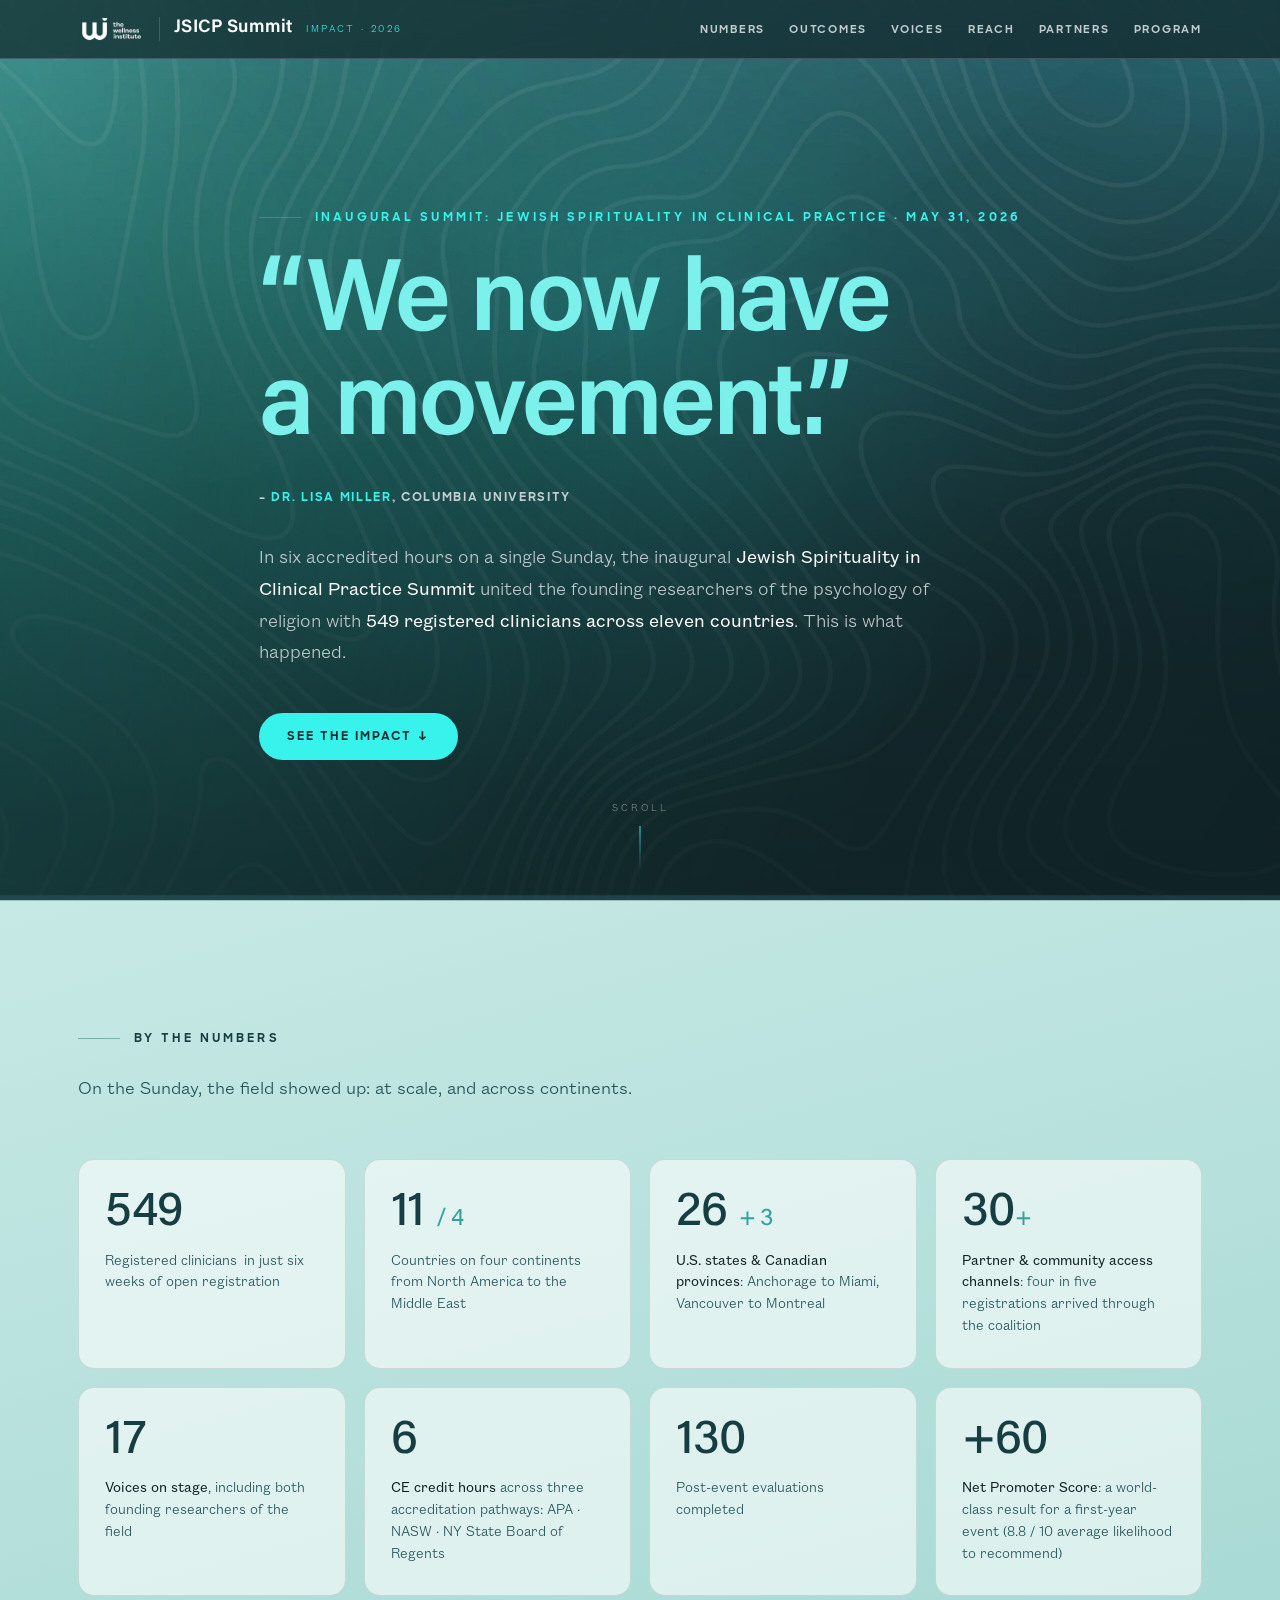
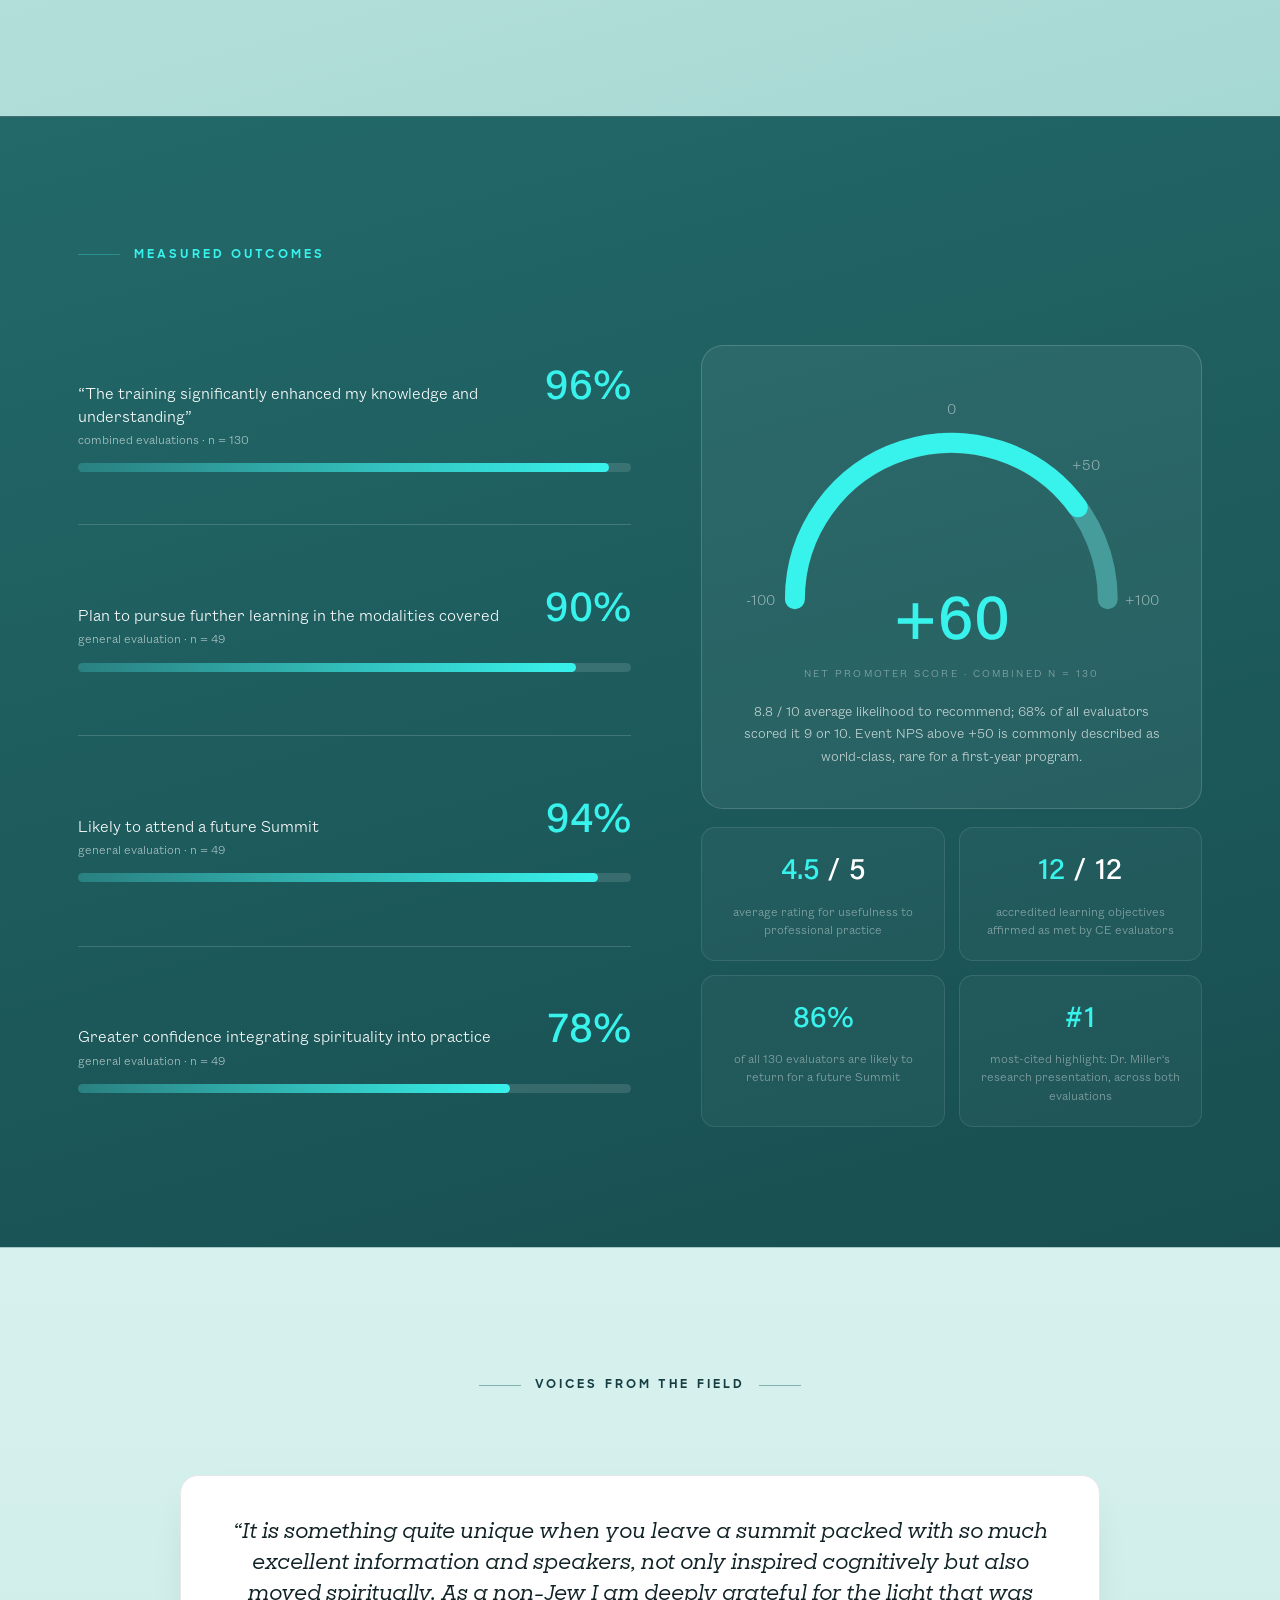
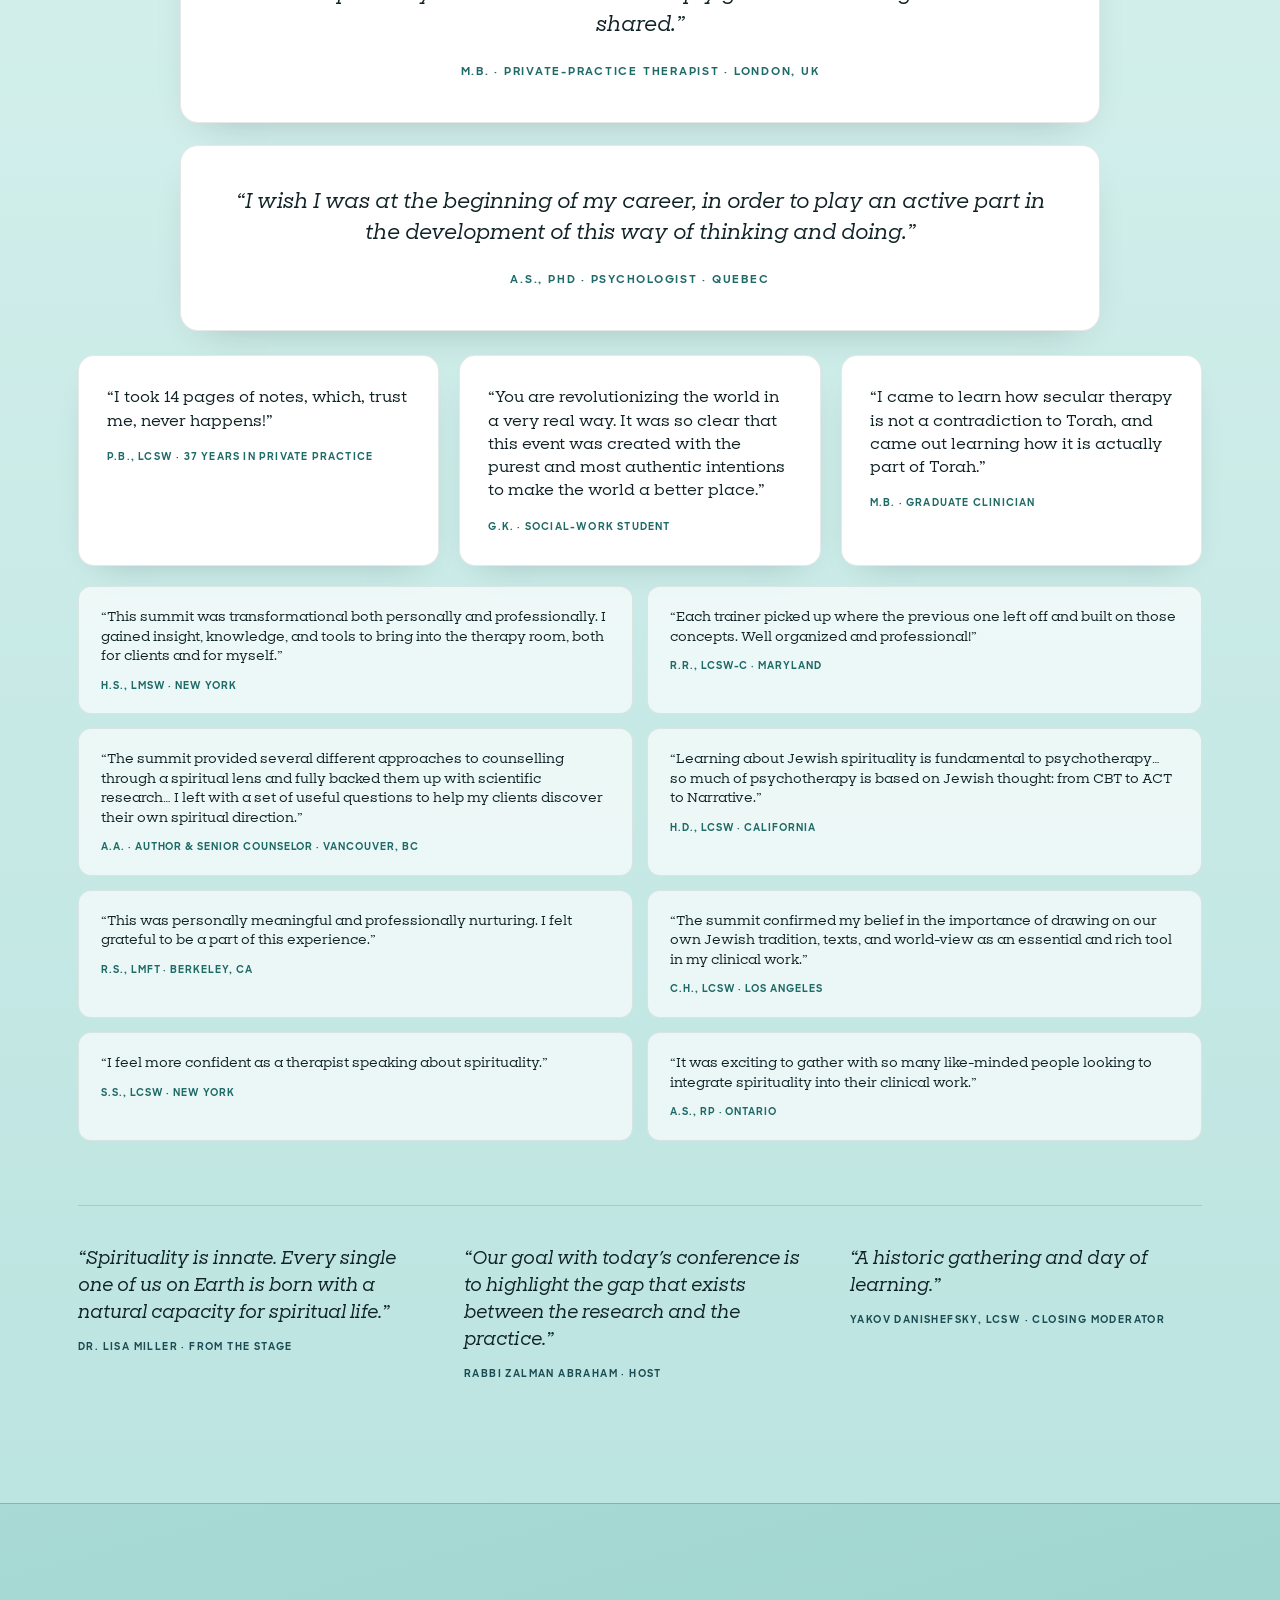
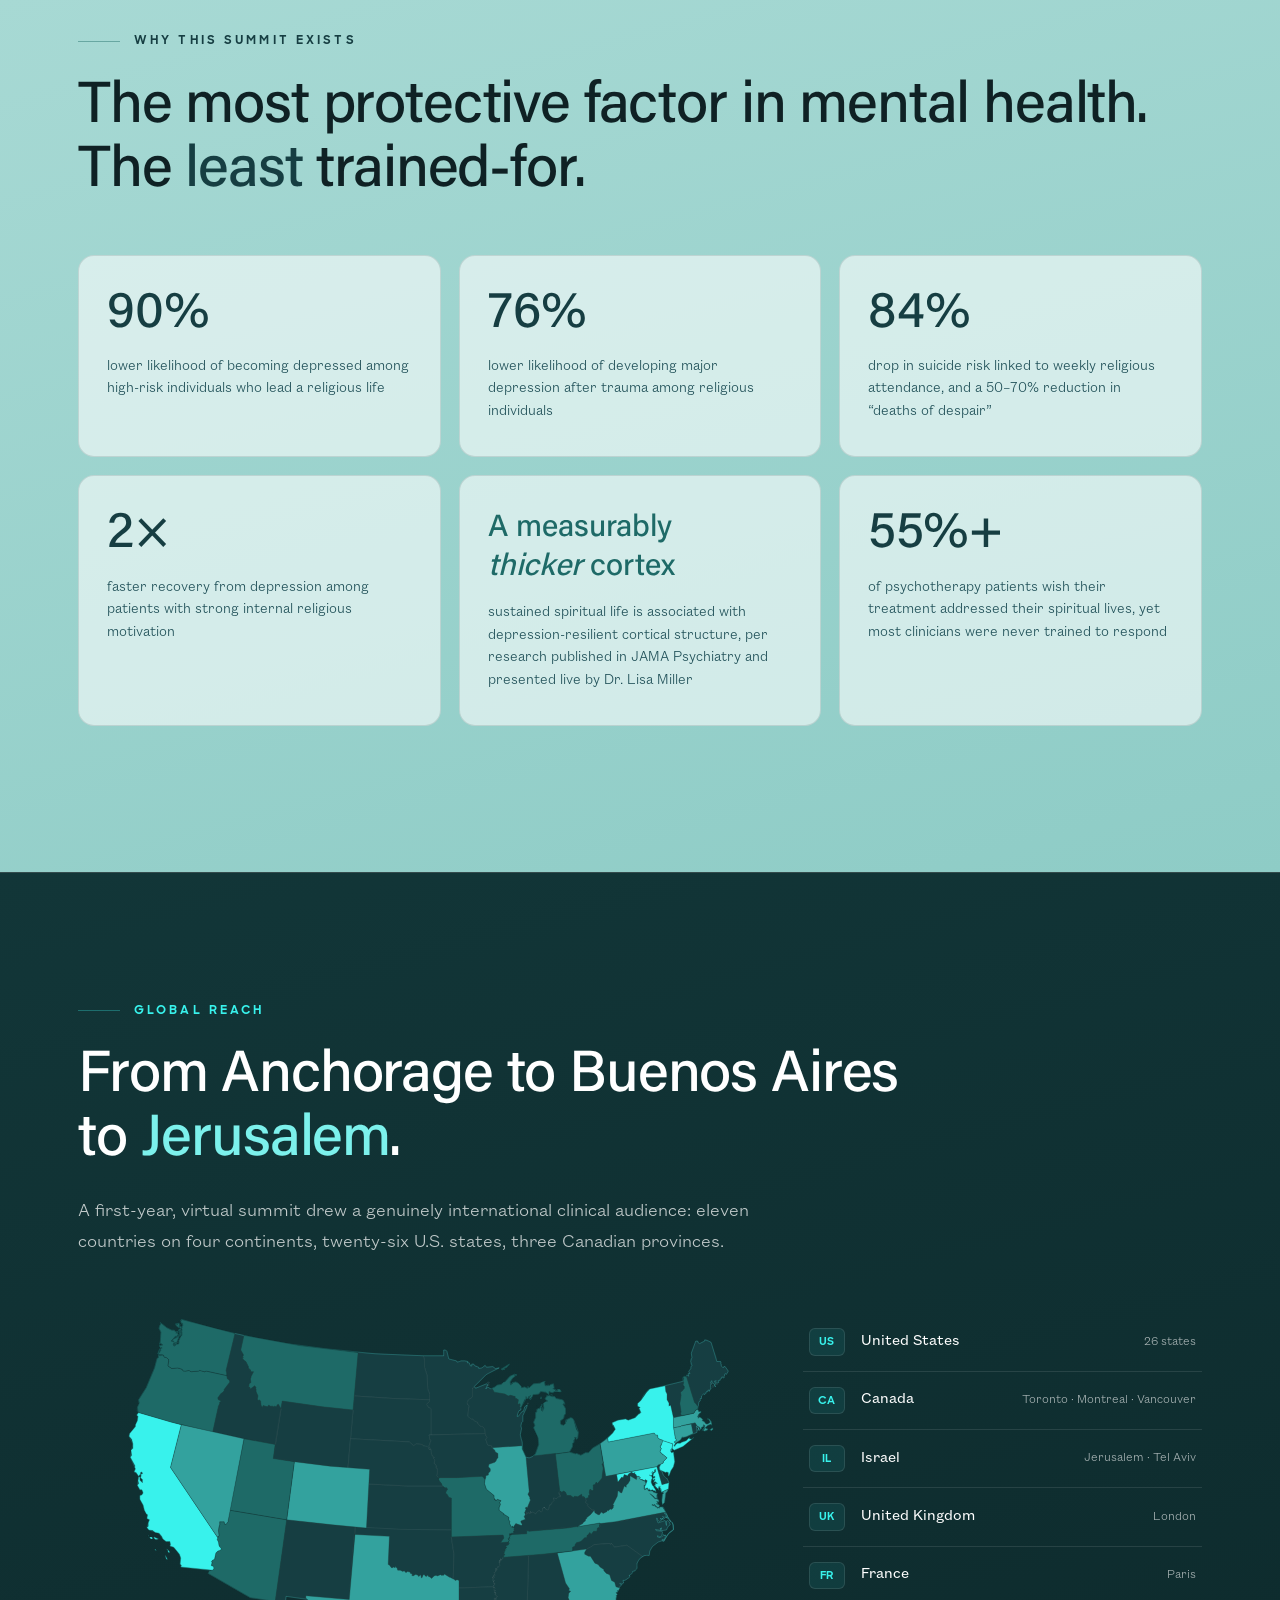
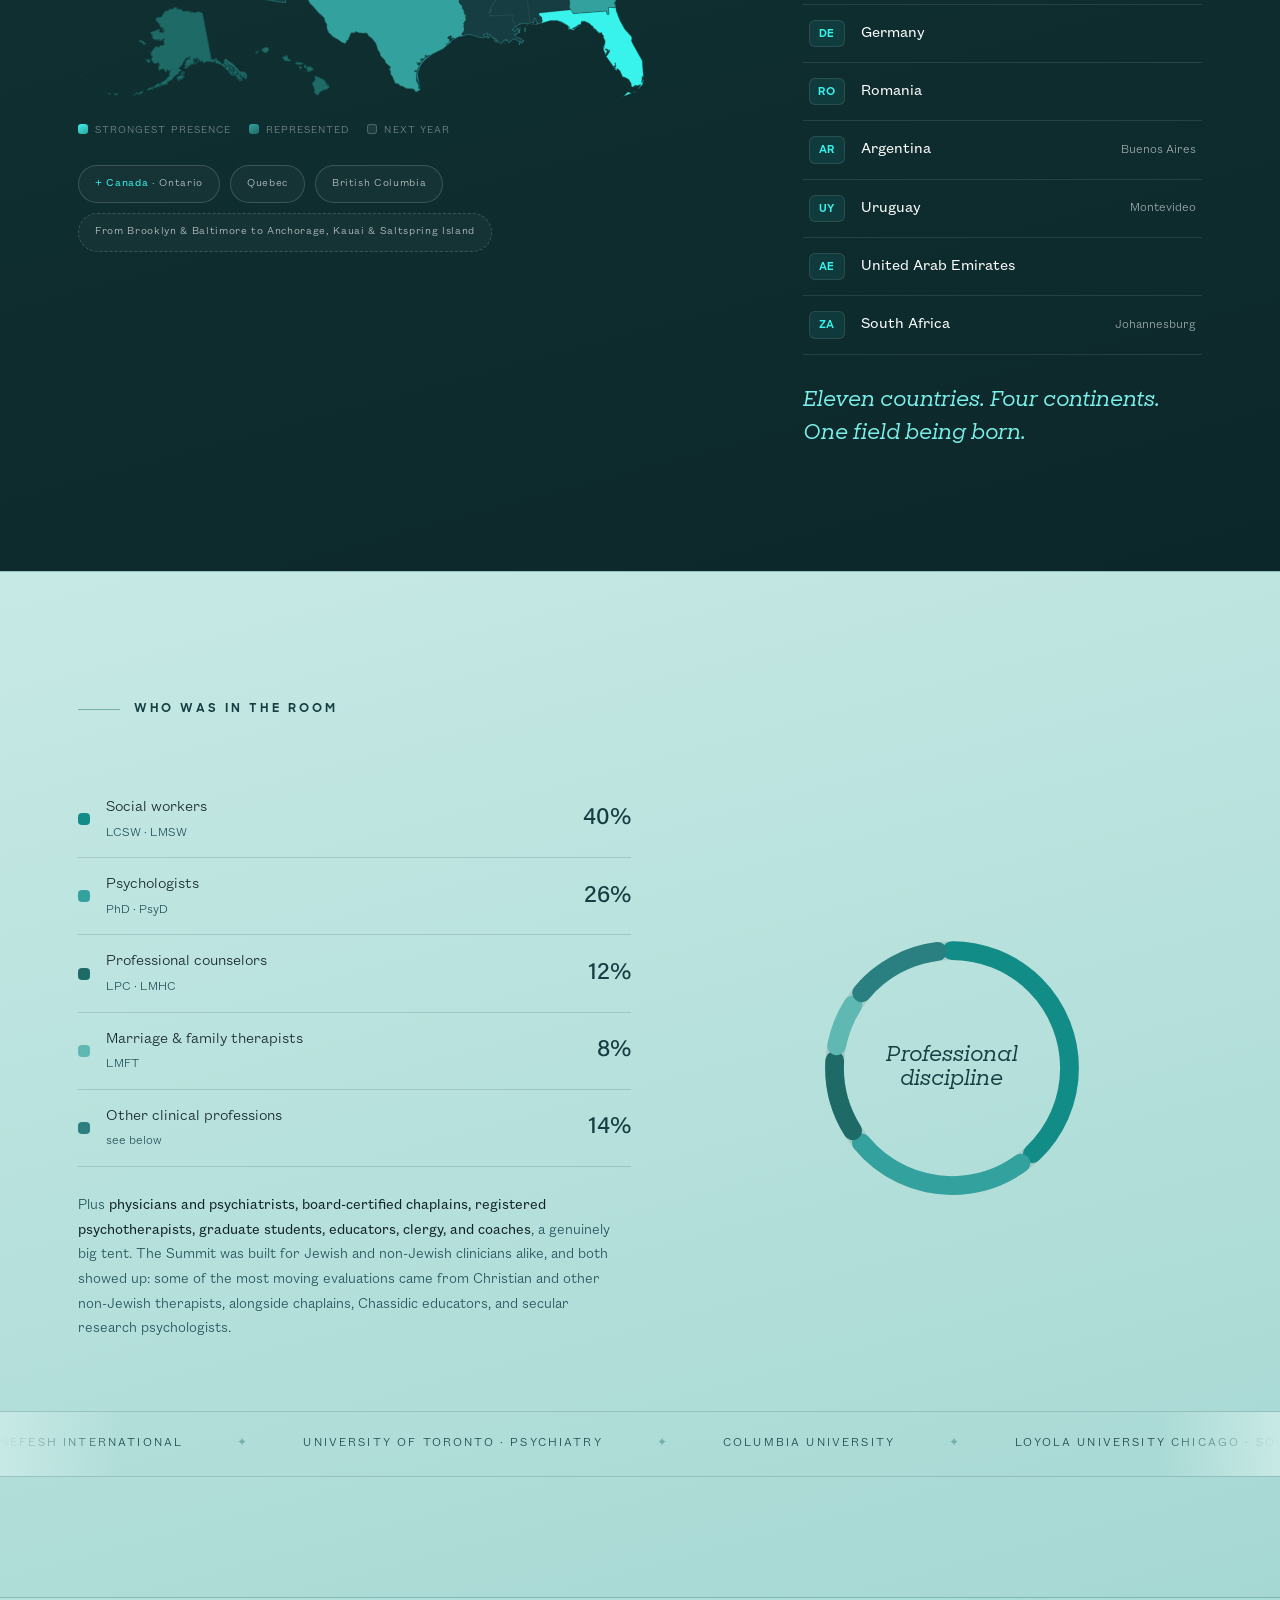
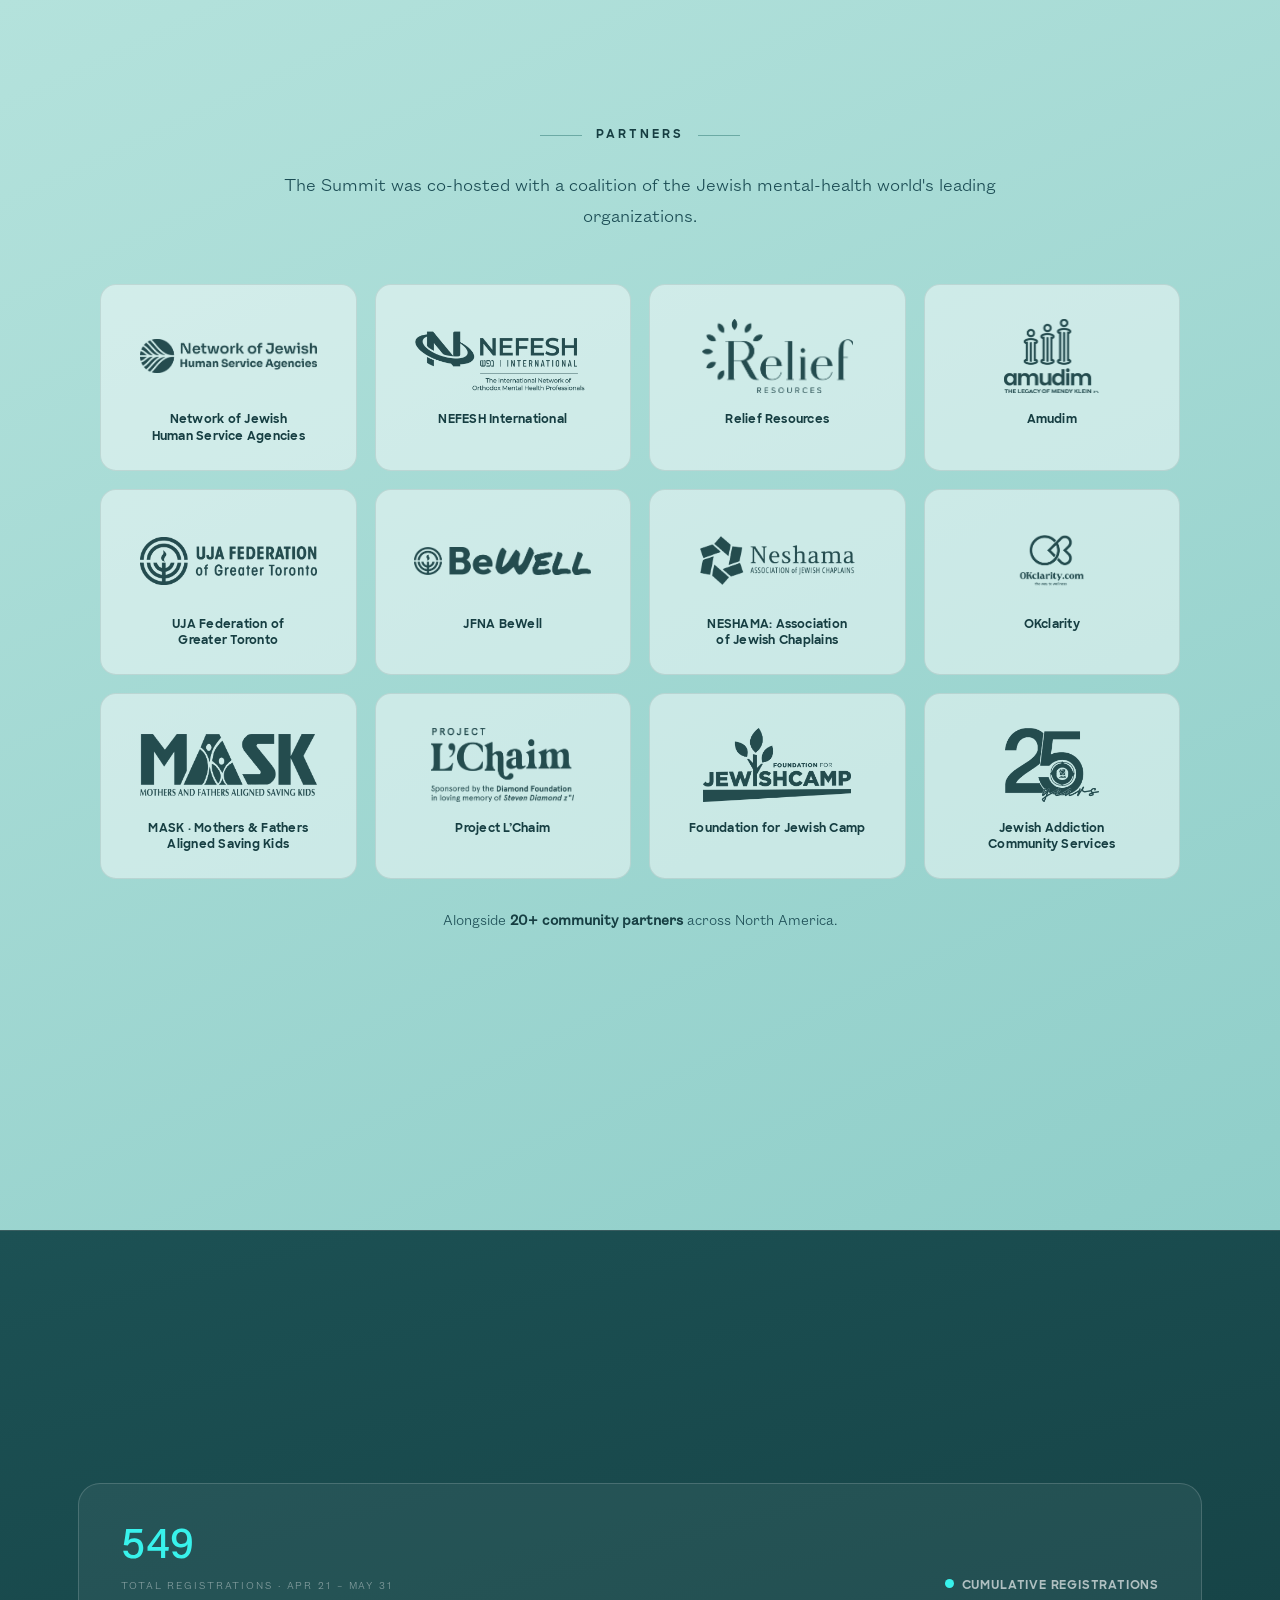
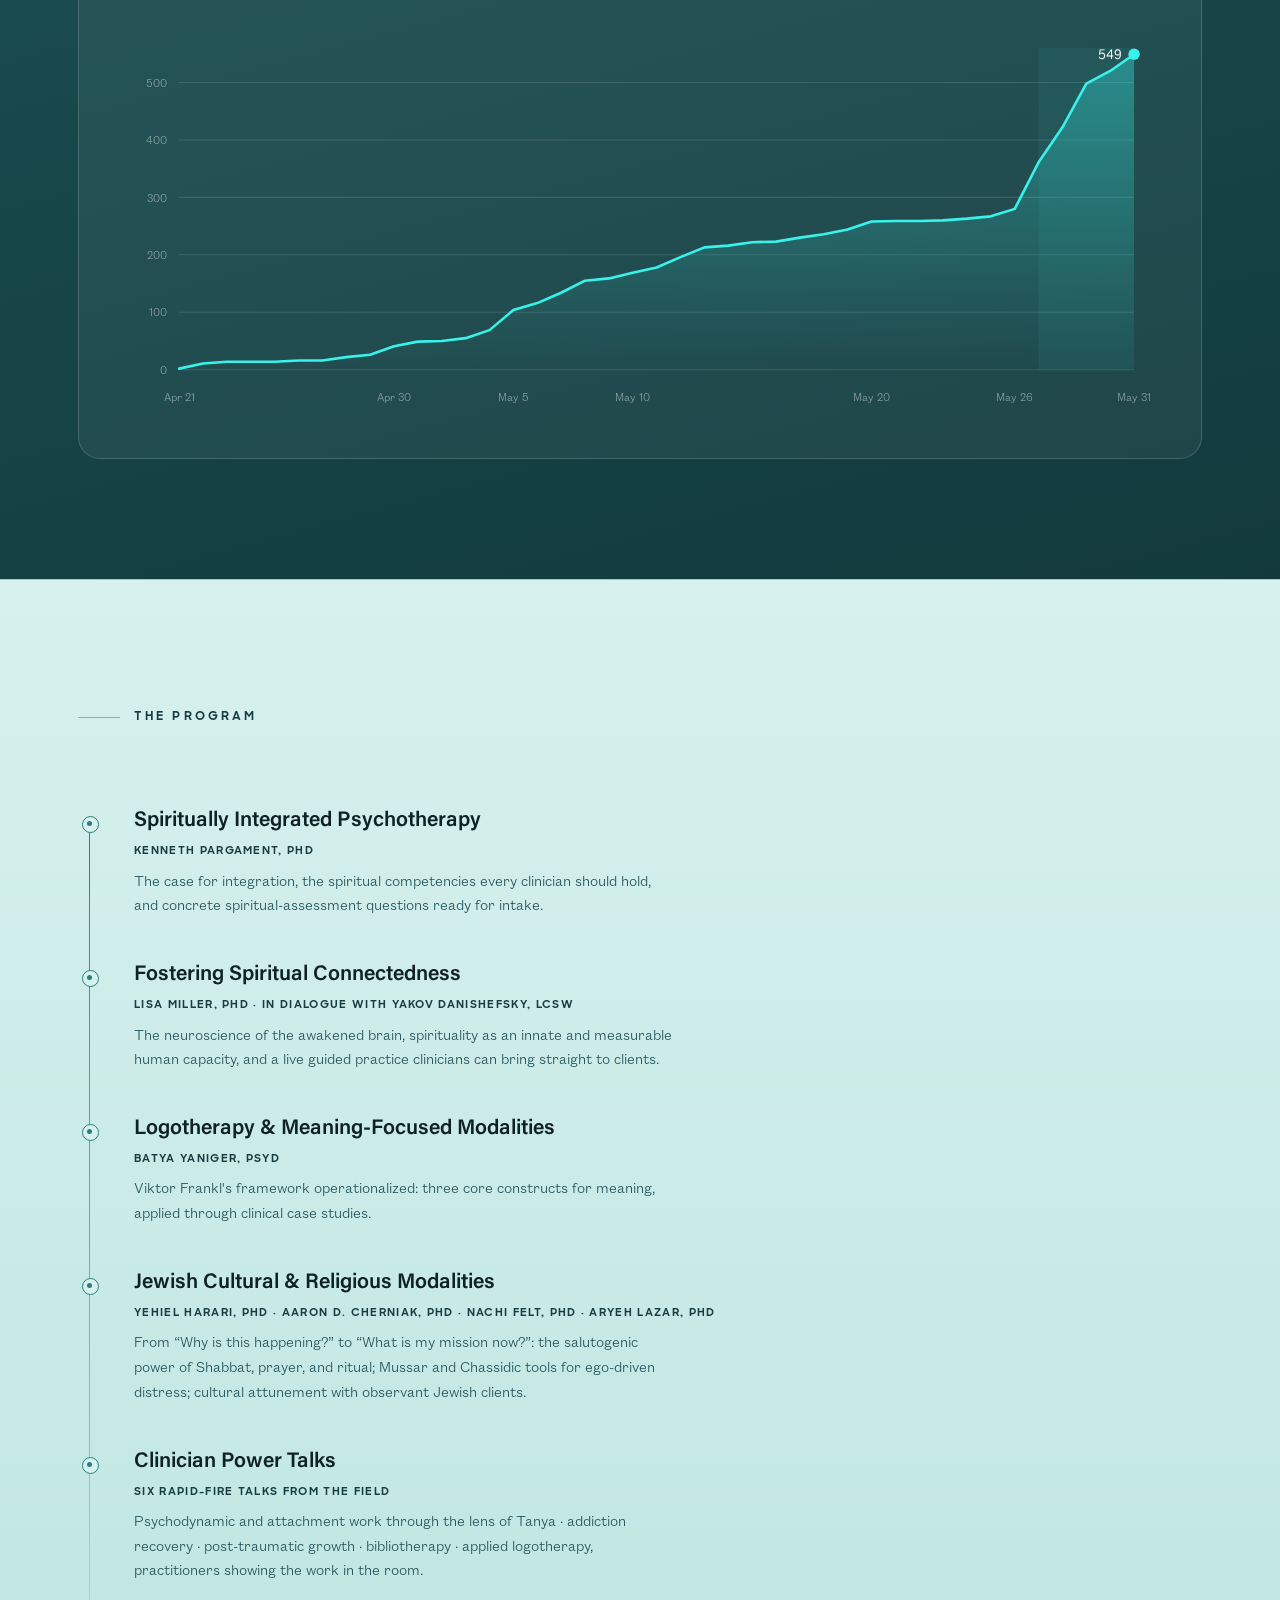
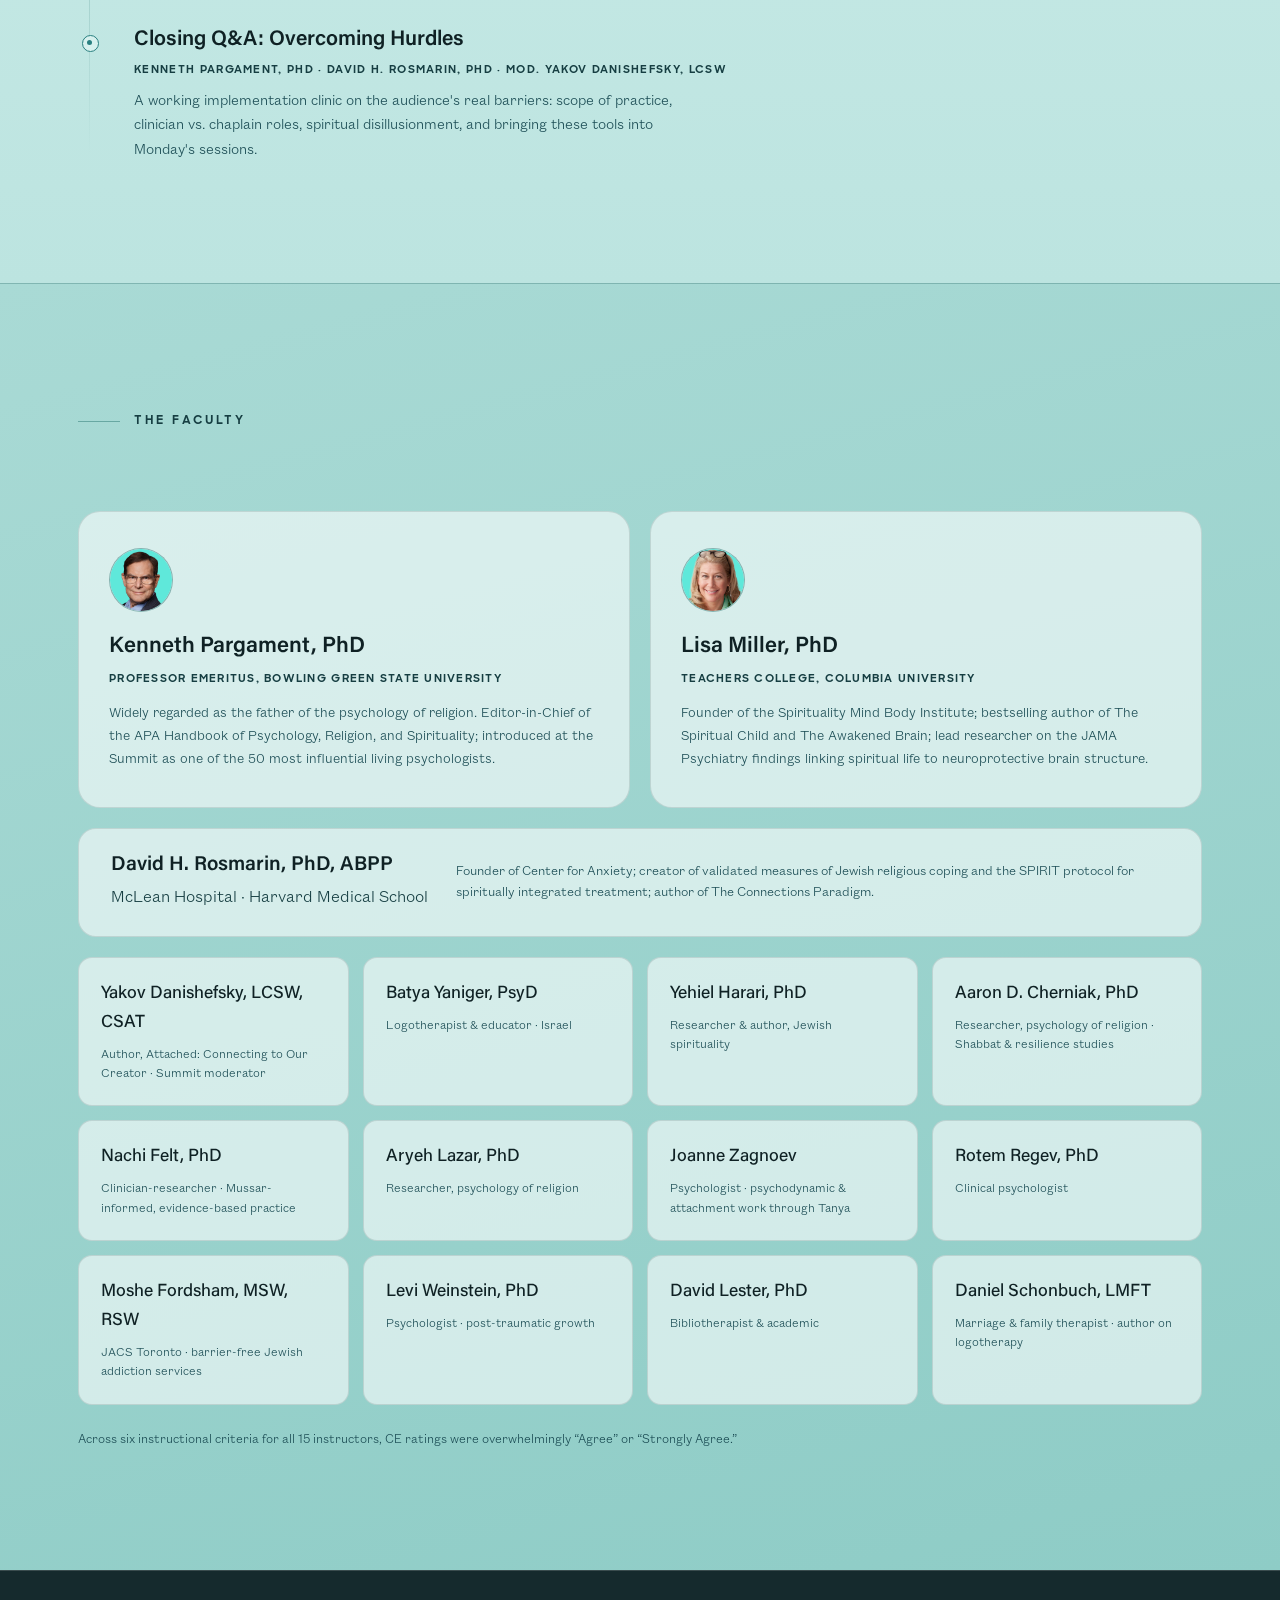
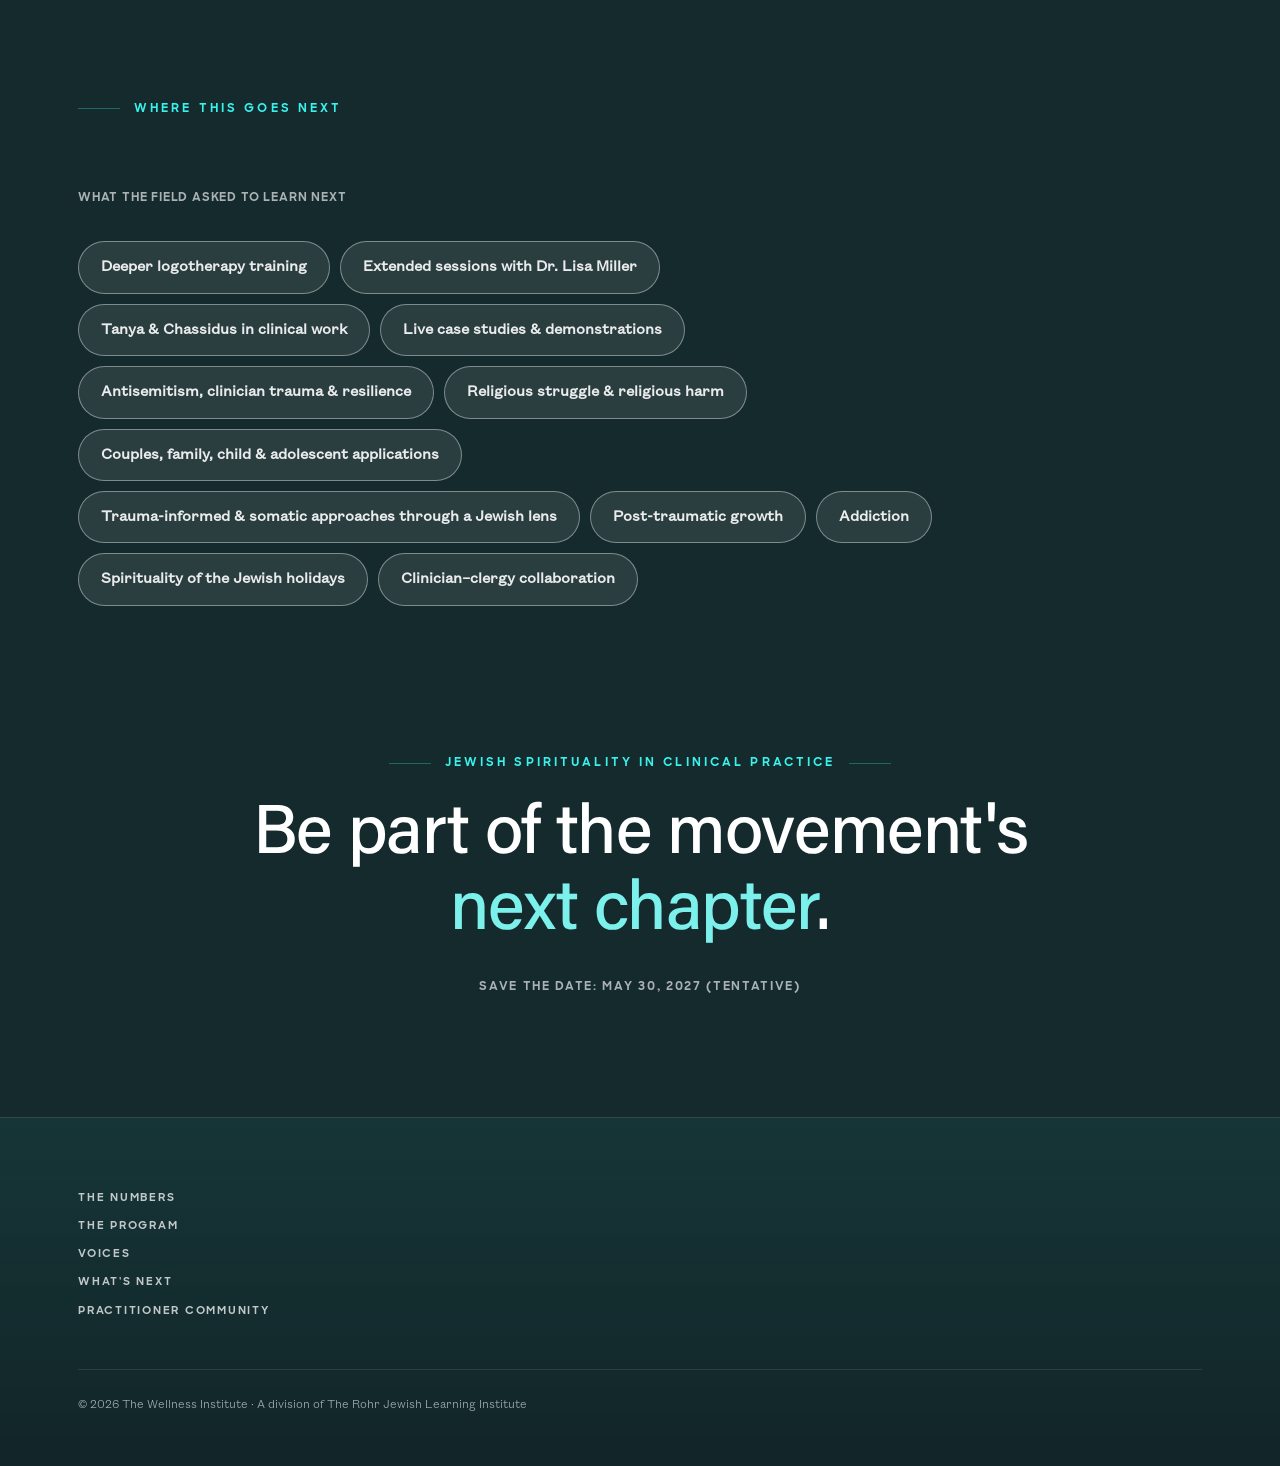
<file: jsicp-2026-impact-report-v2.html>
<!doctype html>
<html lang="en">
<head>
<meta charset="utf-8">
<meta name="viewport" content="width=device-width, initial-scale=1">
<title>Impact Report: The Inaugural Jewish Spirituality in Clinical Practice Summit · 2026</title>
<meta name="description" content="549 clinicians. 11 countries. One day. The impact report of the inaugural Jewish Spirituality in Clinical Practice Summit, May 31, 2026.">
<link rel="preconnect" href="https://fonts.googleapis.com">
<link rel="preconnect" href="https://fonts.gstatic.com" crossorigin>
<link rel="stylesheet" href="colors_and_type.css">
<link rel="stylesheet" href="report-v2.css">

</head>
<body>
<div class="bg-wash" aria-hidden="true"></div>
<div class="progress" id="progress" aria-hidden="true"></div>

<!-- ================= HEADER ================= -->
<header class="site">
  <div class="site-in">
    <div class="brand">
      <img class="twi" src="assets/twi-logo-white.png" alt="The Wellness Institute">
      <span class="divider"></span>
      <span class="mark">JSICP Summit</span>
      <span class="sub">Impact · 2026</span>
    </div>
    <nav class="top">
      <a class="navlink" href="#numbers">Numbers</a>
      <a class="navlink" href="#outcomes">Outcomes</a>
      <a class="navlink" href="#voices">Voices</a>
      <a class="navlink" href="#reach">Reach</a>
      <a class="navlink" href="#coalition">Partners</a>
      <a class="navlink" href="#program">Program</a>
    </nav>
  </div>
</header>

<!-- ================= HERO ================= -->
<section class="hero">
  <div class="hero-glow" aria-hidden="true"></div>
  <div class="wrap">
    <div class="eyebrow reveal on">Inaugural Summit: Jewish Spirituality in Clinical Practice  · May 31, 2026</div>
    <h1 class="reveal on d1"><span class="q">&ldquo;We now have<br>a movement.&rdquo;</span></h1>
    <div class="hero-attrib reveal on d2">– <b>Dr. Lisa Miller</b>, Columbia University</div>
    <p class="hero-sub reveal on d2">In six accredited hours on a single Sunday, the inaugural <strong>Jewish Spirituality in Clinical Practice Summit</strong> united the founding researchers of the psychology of religion with <strong>549 registered clinicians across eleven countries</strong>. This is what happened.</p>
    <div class="hero-ctas reveal on d3">
      <a class="btn btn--solid" href="#numbers">See the impact ↓</a>
    </div>
  </div>
  <div class="scrollcue">Scroll</div>
</section>

<!-- ================= NUMBERS ================= -->
<section class="band band--light band--sky band--edge" id="numbers">
  <div class="wrap">
    <div class="eyebrow reveal">By the numbers</div>
    
    <p class="lede reveal d2">On the Sunday, the field showed up: at scale, and across continents.</p>
    <div class="statgrid">
      <div class="stat reveal"><div class="n"><span data-count="549">0</span></div><div class="t">Registered clinicians
 in just six weeks of open registration</div></div>
      <div class="stat reveal d1"><div class="n"><span data-count="11">0</span> <small>/ 4</small></div><div class="t">Countries on four continents  from North America to the Middle East</div></div>
      <div class="stat reveal d2"><div class="n"><span data-count="26">0</span> <small>+ 3</small></div><div class="t"><b>U.S. states &amp; Canadian provinces</b>: Anchorage to Miami, Vancouver to Montreal</div></div>
      <div class="stat reveal d3"><div class="n"><span data-count="30">0</span><small>+</small></div><div class="t"><b>Partner &amp; community access channels</b>: four in five registrations arrived through the coalition</div></div>
      <div class="stat reveal"><div class="n"><span data-count="17">0</span></div><div class="t"><b>Voices on stage</b>, including both founding researchers of the field</div></div>
      <div class="stat reveal d1"><div class="n"><span data-count="6">0</span></div><div class="t"><b>CE credit hours</b> across three accreditation pathways: APA · NASW · NY State Board of Regents</div></div>
      <div class="stat reveal d3"><div class="n"><span data-count="130">0</span></div><div class="t">Post-event evaluations completed</div></div>
      <div class="stat reveal d3"><div class="n">+<span data-count="60">0</span></div><div class="t"><b>Net Promoter Score</b>: a world-class result for a first-year event (8.8 / 10 average likelihood to recommend)</div></div>
    </div>
  </div>
</section>

<!-- ================= OUTCOMES ================= -->
<section class="band band--s3 band--edge" id="outcomes">
  <div class="wrap">
    <div class="eyebrow reveal">Measured outcomes</div>
    <div class="outgrid">
      <div class="reveal d1">
        <div class="obar"><div class="top"><div class="l">&ldquo;The training significantly enhanced my knowledge and understanding&rdquo;<small>combined evaluations · n = 130</small></div><div class="v">96%</div></div><div class="track"><div class="fill" data-w="96"></div></div></div>
        <div class="obar"><div class="top"><div class="l">Plan to pursue further learning in the modalities covered<small>general evaluation · n = 49</small></div><div class="v">90%</div></div><div class="track"><div class="fill" data-w="90"></div></div></div>
        <div class="obar"><div class="top"><div class="l">Likely to attend a future Summit<small>general evaluation · n = 49</small></div><div class="v">94%</div></div><div class="track"><div class="fill" data-w="94"></div></div></div>
        <div class="obar"><div class="top"><div class="l">Greater confidence integrating spirituality into practice<small>general evaluation · n = 49</small></div><div class="v">78%</div></div><div class="track"><div class="fill" data-w="78"></div></div></div>
      </div>
      <div class="reveal d2">
        <div class="gauge-card">
          <svg id="gauge" viewBox="0 0 300 170" role="img" aria-label="Gauge showing a Net Promoter Score of plus 60, in the world-class band"></svg>
          <div class="nps">+60</div>
          <div class="nl">Net Promoter Score · combined n = 130</div>
          <p>8.8 / 10 average likelihood to recommend; 68% of all evaluators scored it 9 or 10. Event NPS above +50 is commonly described as world-class, rare for a first-year program.</p>
        </div>
        <div class="minis">
          <div class="mini"><div class="n"><em>4.5</em> / 5</div><div class="l">average rating for usefulness to professional practice</div></div>
          <div class="mini"><div class="n"><em>12</em> / 12</div><div class="l">accredited learning objectives affirmed as met by CE evaluators</div></div>
          <div class="mini"><div class="n"><em>86%</em></div><div class="l">of all 130 evaluators are likely to return for a future Summit</div></div>
          <div class="mini"><div class="n"><em>#1</em></div><div class="l">most-cited highlight: Dr. Miller's research presentation, across both evaluations</div></div>
        </div>
      </div>
    </div>
  </div>
</section>

<!-- ================= VOICES ================= -->
<section class="band band--light band--mint band--edge" id="voices">
  <div class="wrap">
    <div class="center">
      <div class="eyebrow rule-r reveal">Voices from the field</div>
    </div>
    <div class="vtier1">
      <div class="vhero reveal"><div class="q">&ldquo;It is something quite unique when you leave a summit packed with so much excellent information and speakers, not only inspired cognitively but also moved spiritually. As a non-Jew I am deeply grateful for the light that was shared.&rdquo;</div><div class="a">M.B. · Private-practice therapist · London, UK</div></div>
      <div class="vhero reveal d1"><div class="q">&ldquo;I wish I was at the beginning of my career, in order to play an active part in the development of this way of thinking and doing.&rdquo;</div><div class="a">A.S., PhD · Psychologist · Quebec</div></div>
    </div>
    <div class="vtier2">
      <div class="vfeat reveal"><div class="q">&ldquo;I took 14 pages of notes, which, trust me, never happens!&rdquo;</div><div class="a">P.B., LCSW · 37 years in private practice</div></div>
      <div class="vfeat reveal d1"><div class="q">&ldquo;You are revolutionizing the world in a very real way. It was so clear that this event was created with the purest and most authentic intentions to make the world a better place.&rdquo;</div><div class="a">G.K. · Social-work student</div></div>
      <div class="vfeat reveal d2"><div class="q">&ldquo;I came to learn how secular therapy is not a contradiction to Torah, and came out learning how it is actually part of Torah.&rdquo;</div><div class="a">M.B. · Graduate clinician</div></div>
    </div>
    <div class="vtier3">
      <div class="vmini reveal"><div class="q">&ldquo;This summit was transformational both personally and professionally. I gained insight, knowledge, and tools to bring into the therapy room, both for clients and for myself.&rdquo;</div><div class="a">H.S., LMSW · New York</div></div>
      <div class="vmini reveal d1"><div class="q">&ldquo;Each trainer picked up where the previous one left off and built on those concepts. Well organized and professional!&rdquo;</div><div class="a">R.R., LCSW-C · Maryland</div></div>
      <div class="vmini reveal"><div class="q">&ldquo;The summit provided several different approaches to counselling through a spiritual lens and fully backed them up with scientific research… I left with a set of useful questions to help my clients discover their own spiritual direction.&rdquo;</div><div class="a">A.A. · Author &amp; senior counselor · Vancouver, BC</div></div>
      <div class="vmini reveal d1"><div class="q">&ldquo;Learning about Jewish spirituality is fundamental to psychotherapy… so much of psychotherapy is based on Jewish thought: from CBT to ACT to Narrative.&rdquo;</div><div class="a">H.D., LCSW · California</div></div>
      <div class="vmini reveal"><div class="q">&ldquo;This was personally meaningful and professionally nurturing. I felt grateful to be a part of this experience.&rdquo;</div><div class="a">R.S., LMFT · Berkeley, CA</div></div>
      <div class="vmini reveal d1"><div class="q">&ldquo;The summit confirmed my belief in the importance of drawing on our own Jewish tradition, texts, and world-view as an essential and rich tool in my clinical work.&rdquo;</div><div class="a">C.H., LCSW · Los Angeles</div></div>
      <div class="vmini reveal"><div class="q">&ldquo;I feel more confident as a therapist speaking about spirituality.&rdquo;</div><div class="a">S.S., LCSW · New York</div></div>
      <div class="vmini reveal d1"><div class="q">&ldquo;It was exciting to gather with so many like-minded people looking to integrate spirituality into their clinical work.&rdquo;</div><div class="a">A.S., RP · Ontario</div></div>
    </div>
    <div class="stage-strip">
      <div class="stq reveal"><div class="q">&ldquo;Spirituality is innate. Every single one of us on Earth is born with a natural capacity for spiritual life.&rdquo;</div><div class="a">Dr. Lisa Miller · from the stage</div></div>
      <div class="stq reveal d1"><div class="q">&ldquo;Our goal with today's conference is to highlight the gap that exists between the research and the practice.&rdquo;</div><div class="a">Rabbi Zalman Abraham · host</div></div>
      <div class="stq reveal d2"><div class="q">&ldquo;A historic gathering and day of learning.&rdquo;</div><div class="a">Yakov Danishefsky, LCSW · closing moderator</div></div>
    </div>
  </div>
</section>

<!-- ================= WHY ================= -->
<section class="band band--light band--sage band--edge" id="why">
  <div class="wrap">
    <div class="eyebrow reveal">Why this summit exists</div>
    <h2 class="reveal d1">The most protective factor in mental health.<br>The <em>least</em> trained-for.</h2>
    
    <div class="whygrid">
      <div class="why reveal"><div class="big">90%</div><div class="cap">lower likelihood of becoming depressed among high-risk individuals who lead a religious life</div></div>
      <div class="why reveal d1"><div class="big">76%</div><div class="cap">lower likelihood of developing major depression after trauma among religious individuals</div></div>
      <div class="why reveal d2"><div class="big">84%</div><div class="cap">drop in suicide risk linked to weekly religious attendance, and a 50–70% reduction in &ldquo;deaths of despair&rdquo;</div></div>
      <div class="why reveal"><div class="big">2×</div><div class="cap">faster recovery from depression among patients with strong internal religious motivation</div></div>
      <div class="why reveal d1"><div class="big serif" style="font-size:clamp(26px,2.4vw,34px);line-height:1.25;color:var(--teal-700)">A measurably<br><em style="font-style:italic">thicker</em> cortex</div><div class="cap">sustained spiritual life is associated with depression-resilient cortical structure, per research published in JAMA Psychiatry and presented live by Dr. Lisa Miller</div></div>
      <div class="why reveal d2"><div class="big">55%+</div><div class="cap">of psychotherapy patients wish their treatment addressed their spiritual lives, yet most clinicians were never trained to respond</div></div>
    </div>
    <div class="srcnote reveal">
</div>
  </div>
</section>

<!-- ================= REACH ================= -->
<section class="band band--s2 band--edge" id="reach">
  <div class="wrap">
    <div class="eyebrow reveal">Global reach</div>
    <h2 class="reveal d1">From Anchorage to Buenos Aires<br>to <em>Jerusalem</em>.</h2>
    <p class="lede reveal d2">A first-year, virtual summit drew a genuinely international clinical audience: eleven countries on four continents, twenty-six U.S. states, three Canadian provinces.</p>
    <div class="reach">
      <div>
        <svg class="geo us-geo reveal" viewBox="-62 4 1042 606" role="img" aria-label="Map of the United States with the 26 states represented at the 2026 Summit highlighted in teal"><g class="base"><path d="M648 492 652 491 653 492ZM642 384 689 380 702 427 708 436 707 439 710 440 707 443 706 450 709 457 708 465 711 469 661 474 660 477 665 482 665 485 666 486 665 489 655 492 659 490 656 488 655 483 653 482 652 490 649 489 646 489 642 455 644 386Z"><title>Alabama</title></path><path d="M640 230 645 231 652 228 686 224 693 284 691 286 693 287 692 289 694 289 694 292 691 292 688 295 683 294 684 298 681 301 679 305 677 305 676 311 674 313 670 311 668 308 669 309 666 310 666 314 665 315 664 316 660 314 657 316 655 319 651 316 648 317 647 315 647 318 646 319 645 317 643 318 641 317 641 320 638 317 639 318 638 317 639 314 640 312 639 310 640 308 642 309 647 297 646 295 646 293 643 288 645 284Z"><title>Indiana</title></path><path d="M394 272 454 275 510 275 513 278 516 278 517 281 516 281 514 286 517 289 519 293 523 294 523 344 459 344 390 341Z"><title>Kansas</title></path><path d="M938 116 938 114 940 116 939 117ZM931 119 933 117 934 119 933 121ZM930 116 930 113 931 113 931 116ZM910 150 908 149 907 147 904 144 891 102 892 101 895 103 894 99 895 98 897 99 895 96 899 90 898 89 900 86 898 84 899 80 898 80 898 76 900 74 899 67 906 48 909 48 910 51 912 52 917 49 920 48 920 46 923 46 930 50 938 74 939 80 945 80 946 82 945 83 947 85 946 87 949 90 950 88 952 88 957 95 955 99 954 100 953 99 951 100 952 101 950 103 951 104 950 106 949 104 947 105 947 104 946 107 944 108 944 110 943 109 941 110 942 113 939 114 937 112 938 110 935 111 937 114 936 117 937 120 937 120 935 117 935 115 933 114 932 114 931 110 930 112 929 113 930 114 929 119 930 123 929 123 927 127 927 125 926 126 926 124 925 125 924 128 923 127 920 132 918 131 915 134 915 138 913 138 913 142 911 143Z"><title>Maine</title></path><path d="M479 71 511 71 511 62 514 62 516 64 519 76 531 79 532 81 536 80 538 79 544 79 549 80 548 82 551 82 553 87 555 87 555 84 558 84 560 87 563 87 565 90 566 89 566 91 571 90 576 86 578 89 588 88 592 91 598 90 579 99 568 111 559 119 560 121 559 120 557 122 556 122 556 136 550 140 548 144 548 147 549 147 551 150 550 154 549 166 554 170 557 170 559 173 564 175 565 178 570 182 572 182 576 187 576 193 491 195 491 154 490 153 487 152 484 147 489 142 489 137 489 131 486 123 485 102 481 89 481 78Z"><title>Minnesota</title></path><path d="M864 329 866 329 867 331ZM863 350 864 348 871 343 870 336 869 332 871 336 871 344ZM756 334 794 329 859 316 862 323 868 332 864 328 860 319 857 317 856 317 858 319 862 326 859 323 859 323 860 325 854 323 857 326 855 327 853 326 855 327 850 326 853 328 849 331 847 330 846 328 845 325 845 328 847 333 858 329 859 330 860 337 860 330 862 329 865 332 866 336 863 338 860 344 853 345 851 342 853 341 850 342 852 345 843 343 844 345 853 346 854 347 853 352 850 355 846 353 846 355 850 356 855 353 855 351 857 353 858 353 857 352 859 352 859 354 857 356 856 360 854 358 854 360 853 360 856 361 863 350 858 357 856 362 856 361 853 361 847 363 838 370 834 377 833 384 829 383 823 386 798 368 778 371 777 369 774 365 772 367 772 365 747 367 741 371 735 374 713 377 713 371 717 369 717 367 719 364 726 362 732 356 735 356 736 352 737 352 740 348 742 351 746 346 751 346 752 341 754 340 756 340Z"><title>North Carolina</title></path><path d="M377 66 431 69 479 71 481 78 481 89 485 102 486 123 489 131 489 140 432 138 371 134Z"><title>North Dakota</title></path><path d="M372 339 443 343 523 344 523 355 527 381 526 421 522 420 521 418 520 418 517 416 512 413 511 415 507 415 506 414 501 416 499 415 496 416 492 420 490 418 486 416 487 415 485 415 484 417 482 416 481 414 479 414 477 419 476 419 475 414 471 417 471 415 468 414 467 413 463 416 461 415 462 413 459 412 458 409 458 410 454 409 452 411 449 408 447 409 443 407 439 407 438 404 435 401 435 403 432 402 431 403 429 403 426 399 424 398 426 354 372 351Z"><title>Oklahoma</title></path><path d="M369 156 371 134 432 138 489 140 489 142 484 147 487 152 490 153 491 154 491 195 488 195 489 198 489 202 490 202 491 204 488 212 491 218 488 218 487 215 479 212 478 210 468 209 464 212 457 206 365 201Z"><title>South Dakota</title></path><path d="M369 156 361 247 301 240 244 232 258 142 321 151Z"><title>Wyoming</title></path><path d="M733 295 738 293 738 290 740 289 739 285 741 280 744 283 745 281 746 281 745 278 746 277 745 275 746 273 748 273 750 269 752 271 754 269 759 263 761 247 760 243 759 241 761 239 765 260 782 257 784 269 790 261 792 262 794 257 797 259 800 258 800 257 802 255 803 255 805 253 808 255 811 254 811 256 814 260 813 265 803 259 803 266 800 271 797 274 797 277 794 275 790 286 787 285 786 283 784 283 783 291 776 305 778 306 776 308 777 309 774 312 772 311 769 314 767 313 767 315 761 318 758 316 755 320 753 320 748 317 747 315 748 314 741 311 736 306 737 304 733 301 734 298Z"><title>West Virginia</title></path><path d="M265 328 315 334 372 339 363 453 295 447 294 449 296 452 264 448 263 458 247 456Z"><title>New Mexico</title></path><path d="M523 355 604 352 605 355 605 357 600 364 612 363 614 365 611 366 613 367 608 369 609 371 610 371 608 373 609 374 607 374 607 377 607 376 605 377 605 378 607 378 605 380 607 383 605 384 605 386 603 386 604 389 601 391 600 389 601 392 599 393 599 391 598 393 600 394 599 395 599 394 598 394 599 400 597 402 595 402 596 403 594 405 592 405 595 406 594 407 592 407 594 408 593 409 590 411 591 412 590 413 592 415 589 415 589 417 591 418 587 418 589 420 588 420 588 422 588 423 589 422 589 425 591 423 589 425 590 428 591 427 591 430 589 431 590 432 589 433 535 435 535 423 532 422 529 423 526 421 527 381Z"><title>Arkansas</title></path><path d="M845 245 847 242 851 241 849 245 849 249 853 252 857 261 860 263 861 263 864 270 853 273Z"><title>Delaware</title></path><path d="M826 267 827 265 830 267 828 270Z"><title>District of Columbia</title></path><path d="M491 195 576 193 577 196 579 199 577 202 580 211 586 212 587 216 590 218 592 222 596 224 596 231 594 233 593 236 591 238 582 241 581 245 584 248 584 252 581 255 581 258 577 259 577 261 577 262 576 265 575 264 571 260 531 262 502 262 500 259 501 255 501 248 500 248 499 242 496 240 497 234 495 232 496 230 493 228 491 221 491 218 488 213 491 204 490 202 489 202 489 198 488 195Z"><title>Iowa</title></path><path d="M621 340 621 338 623 334 633 337 634 335 632 332 632 330 639 327 637 323 639 320 642 319 641 317 643 318 645 317 646 319 647 318 647 315 648 317 651 316 655 319 657 316 661 313 662 315 664 316 665 315 666 314 666 310 669 309 668 308 670 311 674 313 676 311 677 305 679 305 681 301 684 298 683 294 688 295 691 292 694 292 694 289 692 289 693 287 691 286 694 283 696 285 699 283 702 285 704 290 710 290 714 293 716 291 721 292 727 288 728 292 733 294 734 298 733 301 737 304 736 306 741 311 744 313 747 313 741 320 735 325 735 326 733 328 733 330 730 332 729 334 722 337 720 339 645 346 641 345 641 350 617 351 617 349 620 349 621 347 620 346 622 345 621 344ZM616 351 615 352 614 350 616 350Z"><title>Kentucky</title></path><path d="M639 493 640 493 643 493 641 493ZM589 433 590 432 589 431 591 430 591 427 590 428 589 425 591 423 589 425 589 422 588 423 588 422 588 420 589 420 587 418 591 418 589 417 589 415 592 415 590 413 591 412 590 411 593 409 594 408 592 407 594 407 595 406 592 405 594 405 596 403 595 402 597 402 599 400 598 394 599 394 599 395 600 394 598 393 599 391 599 393 601 392 600 389 601 391 604 389 603 387 642 384 644 386 642 455 646 489 644 491 636 490 629 492 629 491 626 495 624 495 621 489 618 485 620 477 583 479 584 478 582 473 585 473 583 470 584 469 585 471 584 467 586 466 584 465 586 465 586 463 589 461 587 461 587 460 589 459 592 455 591 455 592 455 593 452 590 453 590 451 594 451 594 449 595 448 594 448 593 446 591 445 591 444 593 444 592 443 592 441 591 443 590 441 592 439 590 439 590 437 591 436 591 434 590 434 590 435 589 435Z"><title>Mississippi</title></path><path d="M642 146 642 145 644 145 643 147ZM579 113 581 112 583 113 581 115ZM579 118 582 116 583 117ZM560 121 563 121 578 115 580 116 577 123 580 120 583 122 588 124 590 128 607 131 612 134 616 133 623 135 623 138 625 138 628 140 627 147 629 147 630 146 631 148 630 151 632 153 632 156 629 157 627 162 627 166 631 163 633 159 635 157 636 158 638 151 642 148 641 152 635 165 635 174 633 176 632 181 633 185 631 195 632 201 634 206 634 212 587 215 586 212 580 211 577 202 579 199 577 196 575 185 572 182 570 182 565 178 564 175 559 173 557 170 554 170 549 166 550 154 551 150 549 147 548 147 548 144 550 140 556 136 556 122 557 122 559 120Z"><title>Wisconsin</title></path><path d="M365 201 457 206 464 212 468 209 476 210 479 212 485 213 487 215 488 218 491 218 492 226 494 230 496 230 495 232 497 234 496 240 499 242 499 245 500 245 499 246 500 248 501 248 501 255 500 259 502 261 502 263 504 262 505 268 507 270 508 274 510 275 454 275 394 272 395 249 361 247Z"><title>Nebraska</title></path><path d="M735 374 741 371 747 367 772 365 772 367 774 365 777 369 778 371 798 368 823 386 820 388 816 392 813 399 814 404 811 406 811 408 807 409 806 410 807 411 803 415 802 415 801 415 803 416 803 417 801 419 795 423 792 423 793 427 790 429 788 427 787 428 790 430 785 435 781 433 779 426 774 423 771 414 766 412 762 408 762 406 756 402 753 398 748 396 741 385 738 385 732 382 732 379Z"><title>South Carolina</title></path><path d="M171 102 171 98 170 94 184 36 198 39 193 62 197 69 197 71 196 72 197 74 195 74 198 78 201 80 205 88 205 90 207 92 207 94 208 93 209 96 213 96 209 104 209 106 208 107 209 113 206 115 206 117 205 120 207 120 208 123 215 118 217 121 216 123 217 123 217 127 220 134 219 139 221 141 222 140 224 142 225 149 227 152 228 149 235 151 237 148 239 150 243 150 244 151 246 150 249 151 250 148 252 147 256 154 247 210 200 202 149 191 158 150 160 146 160 144 162 143 161 141 158 140 157 137 162 130 164 129 167 126 167 124 176 112 175 109 172 107Z"><title>Idaho</title></path><path d="M858 118 886 111 887 113 886 117 888 119 888 122 885 126 882 128 883 133 881 146 883 159 882 162 884 165 871 168 870 167 867 150 866 148 864 150 864 145 861 140 861 131 859 127Z"><title>Vermont</title></path><path d="M638 497 639 500 638 504 639 501ZM629 498 631 495 631 497 632 498 631 499ZM606 521 609 522 607 522ZM577 511 580 511 583 512 580 514ZM535 435 589 433 589 435 590 435 590 434 591 434 591 436 590 437 590 439 592 439 590 441 591 443 592 441 592 443 593 444 591 444 591 445 593 446 594 448 595 448 594 449 594 451 590 451 590 453 593 452 592 455 591 455 592 455 589 459 587 460 587 461 589 461 586 463 586 465 584 465 586 466 584 467 585 471 584 469 583 470 585 473 582 473 584 478 583 479 620 477 618 485 621 489 623 494 625 495 623 496 621 499 618 500 619 501 621 501 622 503 624 502 624 500 626 498 628 498 627 500 628 501 630 499 631 500 629 502 631 502 628 503 630 504 630 505 628 504 627 507 625 506 625 507 623 508 624 509 622 508 623 509 623 510 626 513 630 513 632 515 632 514 635 517 636 517 634 522 632 520 629 524 631 518 629 519 624 516 620 515 613 521 611 517 610 516 609 518 608 515 607 517 605 517 603 521 600 522 598 520 592 519 590 517 592 516 595 518 594 516 592 514 590 515 590 513 588 514 586 510 584 510 584 508 579 509 580 506 573 508 575 509 575 511 576 511 576 512 571 513 554 508 548 508 541 510 539 507 543 502 543 497 542 496 543 493 542 491 546 484 545 480 546 480 545 476 544 477 543 473 542 469 540 467 540 463 535 458Z"><title>Louisiana</title></path><path d="M911 183 912 183 913 186 912 188 910 184 911 187 909 188ZM902 193 902 191 899 178 905 176 906 179 910 183 909 184 907 181 908 191Z"><title>Rhode Island</title></path></g><path class="nation" d="M780 466 787 486 795 500 805 511 806 514 805 517 807 522 822 549 824 575 823 573 822 574 821 584 824 578 824 580 822 587 816 593 820 586 807 590 805 589 805 585 801 578 793 574 792 575 787 564 783 561 781 563 779 558 781 559 780 552 779 553 780 556 777 558 765 541 767 541 771 535 771 532 769 532 770 534 768 533 768 531 765 530 764 532 767 534 765 539 762 533 761 526 763 529 762 527 764 521 762 510 759 505 755 505 754 506 753 503 746 498 745 495 743 494 739 490 732 487 727 487 726 490 726 492 723 492 716 497 716 496 714 498 712 498 714 500 720 496 714 501 710 499 707 500 706 495 708 499 708 497 706 494 689 486 678 486 655 492 659 490 656 488 655 483 653 482 652 490 649 489 644 491 636 490 629 492 629 491 626 495 623 496 621 499 618 500 619 501 621 501 622 503 624 502 626 498 628 498 627 500 628 501 631 500 629 502 631 502 628 503 630 504 630 505 628 504 627 507 625 506 625 507 623 508 624 509 622 508 626 513 630 513 632 515 632 514 635 517 637 517 635 518 636 518 634 522 632 520 629 524 631 518 629 519 624 516 620 515 613 521 611 517 610 516 609 518 608 515 607 517 605 517 603 521 600 522 598 520 592 519 590 517 592 516 595 518 594 516 592 514 590 515 590 513 588 514 586 510 584 510 584 508 579 509 580 506 573 508 576 512 572 513 565 512 554 508 548 508 535 511 522 518 524 516 528 514 527 513 522 514 524 511 522 509 520 511 518 511 517 514 520 515 520 519 515 522 515 524 522 518 523 519 510 530 494 538 482 547 474 558 470 570 474 592 472 582 470 582 471 581 469 574 470 564 476 551 482 545 489 541 489 540 484 542 484 540 482 540 482 544 479 546 477 545 474 547 475 548 477 547 474 553 473 552 468 552 470 553 470 555 473 556 469 564 467 565 467 563 465 566 469 566 468 580 472 588 471 592 474 593 474 595 470 596 470 598 467 597 464 593 452 592 447 589 443 588 440 585 435 584 431 574 428 570 428 565 426 563 427 558 420 552 419 548 412 541 411 536 408 532 405 522 398 513 394 511 394 509 394 511 391 506 378 505 373 503 372 505 366 505 362 514 362 516 359 517 357 522 351 520 348 517 337 511 330 504 328 498 328 492 325 487 324 482 316 475 306 463 302 460 298 453 264 448 263 458 208 450 142 412 145 407 99 402 100 400 98 398 99 388 97 382 88 371 82 369 83 367 82 362 76 362 71 358 65 349 49 344 46 340 50 328 46 326 47 320 42 313 40 305 35 296 35 290 38 289 40 286 39 283 38 281 35 281 31 274 33 261 35 261 35 266 39 270 39 265 36 262 37 259 36 257 39 256 39 255 36 254 34 258 35 259 34 258 33 260 29 254 26 253 28 248 20 230 24 209 18 197 19 193 27 184 31 173 32 166 30 164 33 160 31 157 31 152 34 146 33 140 45 121 58 90 62 75 64 74 64 69 66 71 71 70 69 69 66 69 64 67 63 68 66 60 65 66 66 66 66 63 68 63 67 60 70 59 66 57 66 54 67 55 71 54 67 51 66 53 67 48 68 34 65 28 66 24 68 21 67 19 77 27 85 31 89 31 90 33 92 33 92 36 93 33 95 33 94 34 94 35 95 34 94 36 95 39 91 43 92 40 91 40 84 48 88 49 88 48 85 48 96 40 96 38 97 39 92 52 91 54 90 52 91 50 90 51 91 54 89 55 88 52 89 50 88 51 87 54 89 56 93 52 94 53 96 52 96 47 97 46 97 45 101 39 101 33 99 33 100 36 98 34 99 32 101 32 101 30 100 27 98 28 97 26 99 25 101 27 101 25 102 24 102 20 100 21 99 15 100 14 153 29 210 42 265 52 326 60 404 68 479 71 511 71 511 62 514 62 516 64 519 76 531 79 532 81 536 80 538 79 544 79 549 80 548 82 551 82 553 87 555 87 555 84 558 84 560 87 566 89 566 91 571 90 576 86 578 89 588 88 592 91 598 90 577 101 559 119 561 122 578 115 580 116 577 123 580 120 585 123 591 120 595 117 601 116 607 112 615 103 622 100 626 101 622 102 623 103 619 106 615 112 616 117 620 112 618 115 620 113 624 112 628 114 633 121 638 120 642 122 642 121 644 121 643 119 645 121 652 115 662 114 667 112 670 111 669 113 670 118 676 117 676 118 679 116 683 115 684 121 682 123 684 123 689 126 690 126 689 124 693 124 695 126 695 127 685 127 681 129 676 127 676 132 671 128 663 127 660 131 651 132 647 140 645 138 647 133 646 135 644 135 643 138 641 138 640 135 640 138 632 152 632 156 629 157 627 162 626 166 628 166 633 159 636 158 638 151 642 148 641 152 635 165 635 174 633 176 632 181 633 185 631 195 634 206 635 219 640 230 645 231 650 229 655 224 660 210 659 198 652 184 654 180 652 175 655 168 655 160 657 159 657 155 661 154 665 147 664 156 665 157 666 152 666 158 668 153 667 146 674 142 671 140 670 138 673 134 672 134 675 133 681 135 685 135 687 138 697 140 699 142 701 147 699 146 698 147 702 154 702 162 700 164 699 169 694 173 694 177 695 179 699 180 702 177 702 173 703 174 704 173 702 172 710 168 713 169 715 172 722 191 721 200 719 202 718 200 719 199 716 199 715 207 713 208 713 213 708 222 718 225 719 224 726 227 733 223 738 223 744 216 759 207 776 192 780 186 776 180 775 176 784 172 796 170 800 172 809 169 817 162 819 161 819 158 817 154 819 152 815 150 815 146 820 141 825 132 832 124 886 111 886 105 888 103 891 104 892 101 895 103 894 99 897 99 895 96 896 94 899 90 898 89 900 86 898 80 900 74 899 67 906 48 909 48 910 51 912 52 920 48 920 46 926 48 930 50 939 80 945 80 946 87 949 90 950 88 952 88 957 95 955 99 954 100 953 99 951 100 952 101 950 103 951 104 950 106 947 104 946 107 944 108 944 110 941 110 942 113 939 114 937 112 938 110 935 111 937 114 936 117 937 120 935 117 935 115 932 114 931 110 929 113 930 114 929 119 930 123 929 123 927 127 927 125 925 125 924 128 923 127 922 130 921 129 920 132 918 131 915 134 915 138 913 138 913 142 911 143 909 155 911 159 914 158 914 160 911 162 910 169 912 167 915 169 917 171 916 173 919 174 922 178 925 178 929 175 926 170 924 170 927 170 930 174 931 180 930 178 925 180 916 188 920 183 920 180 918 179 918 182 915 183 915 185 912 188 910 184 911 187 909 188 911 183 910 182 909 184 907 181 908 191 891 198 885 199 885 198 882 203 875 207 872 212 873 213 877 208 882 208 883 207 891 204 895 200 896 199 896 201 900 202 903 199 883 214 872 219 869 216 870 218 867 221 868 223 871 222 873 237 871 245 867 251 864 259 863 259 863 254 860 253 859 254 850 250 850 244 849 245 849 249 853 252 855 258 860 263 861 263 864 270 863 279 861 284 859 286 857 301 854 304 853 297 854 288 856 286 854 285 855 284 852 285 852 282 851 282 852 280 850 281 850 280 851 279 850 278 850 275 849 278 848 276 848 279 846 279 844 278 841 274 843 274 842 271 846 271 842 268 840 270 841 266 842 266 842 264 839 266 839 262 840 263 842 262 842 260 841 262 839 259 840 255 843 253 843 249 841 250 842 252 839 254 838 252 839 256 837 254 838 257 836 259 833 258 838 263 836 269 838 274 841 277 840 278 842 279 844 284 841 282 841 283 838 281 835 282 833 279 834 281 832 281 830 278 826 280 825 278 827 274 825 274 825 279 826 281 830 279 832 283 838 283 840 285 846 287 845 289 846 293 845 294 842 294 834 287 842 295 846 295 846 296 848 297 848 300 845 299 847 302 844 303 849 305 849 307 847 309 843 306 842 304 837 305 840 306 841 304 842 307 846 310 849 310 850 308 855 308 862 323 868 332 864 328 860 319 857 317 856 317 858 319 862 326 859 323 860 325 854 323 857 326 855 327 853 326 855 327 850 326 853 328 849 331 846 328 845 325 845 328 847 333 858 329 860 337 860 330 862 329 865 332 866 336 863 338 860 344 853 345 851 342 853 341 850 342 852 345 843 343 844 345 853 346 854 347 853 352 850 355 846 353 846 355 850 356 855 353 855 351 857 353 858 353 857 352 859 352 859 354 856 360 854 358 853 360 856 361 863 350 856 362 853 361 847 363 838 370 834 377 833 384 825 384 818 389 814 396 814 404 811 408 807 409 807 411 803 415 802 415 803 417 801 419 795 423 792 423 793 427 790 429 788 427 787 428 790 430 786 434 787 436 785 437 785 439 783 439 784 441 781 442 783 445 781 447 782 447 781 454 778 460 780 460ZM99 570 103 565 103 568 105 567 105 569ZM93 575 96 573 97 574 97 572 100 572 99 571 101 572 103 571 103 574 105 573 104 575 102 574 103 575 100 577 102 577 100 578 99 577 96 580 97 577 95 580ZM44 547 50 547 51 551 48 552ZM31 601 37 599 36 597 40 597 38 599 40 598 37 601ZM51 505 64 500 66 500 65 504 71 505 73 503 74 504 71 502 70 498 71 498 73 502 72 500 73 498 67 496 66 492 59 484 62 481 67 481 69 480 72 475 75 471 78 471 83 468 87 468 89 465 93 466 92 469 94 466 96 469 99 468 101 469 101 470 103 471 102 472 109 471 122 474 126 472 133 474 147 547 151 547 155 545 155 547 162 552 164 555 167 552 167 548 169 546 173 549 181 554 192 566 200 567 203 573 201 578 198 575 198 571 198 575 194 574 194 571 194 574 193 574 192 569 191 572 189 570 190 567 183 563 181 560 184 560 181 559 178 556 176 557 170 550 175 558 173 557 171 557 169 554 167 553 166 554 169 555 170 557 168 559 160 554 153 552 153 548 151 551 146 551 147 550 141 550 135 552 134 553 136 551 132 550 132 548 131 550 128 549 129 548 125 551 125 549 128 548 125 547 127 546 125 546 125 544 124 546 123 544 123 546 119 547 119 545 119 550 120 549 121 553 120 554 119 552 119 554 115 555 115 553 114 557 112 556 111 559 110 557 109 560 106 561 105 559 109 556 107 557 105 556 107 552 107 549 111 546 112 547 115 547 112 545 113 542 112 544 109 544 106 546 101 555 100 556 100 557 96 560 96 562 100 564 96 567 96 569 88 574 86 576 87 576 86 578 83 580 82 579 80 582 78 582 77 583 79 584 77 586 76 585 76 586 72 586 71 589 72 587 71 586 64 590 63 589 64 588 63 588 61 591 58 591 58 589 58 592 55 591 56 592 54 593 55 594 54 593 47 595 49 592 53 591 54 592 55 590 57 590 62 585 66 585 66 587 67 586 69 587 67 585 69 583 75 579 76 579 78 576 81 573 82 566 84 563 80 565 78 563 78 562 76 567 71 561 65 564 64 558 66 557 64 551 61 553 57 553 53 547 54 547 53 547 55 543 54 541 53 542 53 539 51 538 53 537 52 536 53 536 54 534 60 526 64 528 67 525 71 525 73 523 73 519 71 518 74 516 73 514 67 518 66 515 66 517 59 516 55 514 54 509 56 509ZM25 603 29 601 29 599 32 599ZM34 518 35 516 38 518 39 518 45 522 41 524 38 520 34 519ZM-6 601 -1 601 0 600 1 601 -2 603ZM185 573 185 570 187 570 193 574 191 575 194 576 196 580 193 580 192 577 192 579 190 578 193 580 192 581 189 578 188 578 189 576 186 574 186 572ZM180 567 182 567 182 565 185 564 189 567 186 569 184 569 183 573ZM175 556 176 557 178 557 180 559 181 561 179 559 181 563 180 566ZM174 565 175 563 177 563 181 573 175 568 175 565ZM169 561 169 559 172 558 175 559 177 563 174 562 173 565ZM121 555 124 550 123 554ZM794 604 800 598 805 600ZM777 558 780 562 783 563 782 564 780 563ZM928 187 930 186 932 184 933 186 931 188ZM918 188 921 184 924 186 924 185 925 187 920 189ZM863 350 871 343 870 336 869 332 871 336 871 344ZM77 374 81 377 81 380 79 378 79 376ZM75 384 78 390 76 389ZM57 355 64 358 60 359 57 357ZM305 584 310 579 309 574 310 573 322 578 326 582 326 584 328 584 332 590 329 593 322 595 317 598 314 603 308 599 309 594ZM292 558 294 555 296 559 302 558 306 561 307 562 305 564 299 566 297 565 297 561 293 560ZM284 558 287 558 289 560 286 562ZM279 554 280 551 291 553 288 555ZM258 543 261 543 265 540 267 546 269 547 270 546 271 549 262 549ZM226 533 227 530 231 528 234 528 237 530 236 534 233 536 230 536ZM216 537 220 533 220 536 217 538ZM601 92 614 84 610 89 605 91 607 92 603 93ZM95 31 99 28 99 31 96 32 97 33 97 37 98 35 100 37 99 40 98 37 97 38 97 33ZM91 21 93 21 94 23 93 21 96 20 98 22 96 27 92 24ZM638 497 639 500 638 504ZM577 511 580 511 583 512 580 514Z"/><g><path class="lit t1f" style="transition-delay:0ms" d="M99 570 103 565 103 568 105 567 105 569 103 569 101 570ZM93 575 96 573 97 574 97 572 100 572 99 571 101 572 103 571 103 574 105 573 104 575 102 574 103 575 100 577 102 577 100 578 99 577 98 579 96 580 97 577 95 580ZM68 593 69 591 70 592ZM66 590 68 590 68 591 67 590 67 592 66 592ZM68 564 68 563 69 563 68 564ZM56 596 56 596 58 597 58 597ZM44 547 46 548 50 547 51 551 48 552ZM31 601 34 600 36 598 37 599 35 597 36 597 40 597 38 599 40 598 37 601ZM51 505 64 500 66 500 65 504 71 505 73 503 74 504 71 502 70 498 71 498 73 502 73 502 72 500 73 498 67 496 66 492 59 484 61 483 62 481 67 481 69 480 72 475 75 471 78 471 83 468 87 468 89 465 93 466 92 469 94 466 96 469 99 468 101 469 101 470 103 471 102 472 109 471 114 473 119 473 122 474 126 472 133 474 147 547 151 547 155 545 155 547 162 552 164 555 167 552 167 548 169 546 172 547 173 549 181 554 192 566 200 567 203 573 201 578 198 575 199 574 198 571 197 570 198 572 198 575 194 574 194 571 194 574 193 574 192 569 191 572 189 570 190 567 190 567 186 564 183 563 181 560 184 560 181 559 178 556 176 557 170 550 175 558 173 557 171 557 169 554 169 555 167 553 166 554 169 555 170 557 168 559 160 554 153 552 154 551 153 548 151 551 146 551 147 550 141 550 135 552 134 553 136 551 132 550 132 548 131 550 128 549 129 548 125 551 125 549 128 548 128 547 127 548 127 547 125 547 127 546 125 546 125 544 124 546 123 544 123 546 119 547 120 545 119 545 119 550 120 549 120 552 121 553 120 554 119 552 119 554 116 554 115 555 115 553 115 555 114 554 114 557 112 556 111 559 110 557 109 560 106 561 105 559 109 556 107 557 105 556 107 552 107 549 111 546 112 547 113 546 115 547 112 545 114 542 113 542 112 544 109 544 106 546 102 553 102 554 101 555 100 556 100 557 96 560 96 562 98 562 100 564 96 567 96 569 92 571 91 573 90 572 89 574 88 574 88 575 86 576 87 576 86 578 83 580 82 579 80 582 78 582 77 583 79 584 77 586 76 585 76 586 72 586 71 589 72 587 71 586 67 589 66 588 64 590 63 589 64 588 63 588 61 591 58 591 58 589 58 592 55 591 56 592 54 593 55 594 54 593 47 595 46 593 49 592 53 591 54 592 55 590 57 590 62 585 66 585 66 587 67 586 69 587 67 585 69 583 75 579 76 579 78 576 81 573 82 566 84 563 80 565 78 563 78 562 76 567 73 562 72 563 71 561 65 564 64 558 66 557 64 551 61 553 57 553 53 547 54 547 53 547 54 545 54 543 55 543 54 541 53 542 52 540 53 539 51 538 53 537 52 536 53 536 54 534 60 526 64 528 67 525 71 525 73 523 73 519 71 518 74 516 73 514 67 518 66 515 66 517 64 516 59 516 55 514 54 509 56 509 52 507ZM25 603 27 601 29 601 29 599 32 599ZM34 518 35 516 38 518 39 518 42 521 45 522 41 524 38 520 34 519ZM23 540 24 539 26 542ZM0 602 1 603 2 603 3 604 5 604 3 604 0 603ZM-6 601 -1 601 0 600 1 601 -2 603ZM-15 601 -13 599 -11 601 -11 602ZM-18 600 -15 599 -16 601ZM-20 597 -18 599 -19 600ZM-35 593 -34 594 -33 596 -34 595ZM-41 589 -38 588 -41 589ZM-58 571 -55 572 -54 574 -56 573ZM186 577 186 576 188 576 187 578ZM185 573 185 570 187 570 193 574 191 575 193 575 194 576 194 576 196 580 193 580 194 579 193 579 192 577 192 579 190 578 193 580 192 581 189 578 188 578 189 576 186 574 186 572ZM180 567 182 566 182 567 182 565 185 564 189 567 186 569 184 569 183 573ZM175 556 176 557 178 557 180 559 181 561 179 559 181 563 180 566ZM174 565 175 563 177 563 181 573 175 568 175 565ZM173 566 174 565 175 566 175 567 174 568ZM169 561 169 559 170 559 172 558 175 559 175 560 177 563 174 562 174 564 173 565ZM121 555 124 550 124 551 123 554ZM120 551 122 549 121 552Z"><title>Alaska · represented at the 2026 Summit</title></path><path class="lit t1f" style="transition-delay:55ms" d="M145 407 149 407 150 405 150 401 147 400 147 399 148 395 147 394 148 392 150 391 152 389 154 380 157 377 160 376 163 374 159 369 158 363 156 359 157 354 159 353 158 345 159 338 160 336 160 331 163 331 167 331 168 335 170 335 173 331 176 313 265 328 247 456 208 450 142 412 143 409Z"><title>Arizona · represented at the 2026 Summit</title></path><path class="lit t2f" style="transition-delay:110ms" d="M277 237 333 244 395 249 390 341 337 336 265 328Z"><title>Colorado · represented at the 2026 Summit</title></path><path class="lit t3f" style="transition-delay:165ms" d="M807 599 811 597 812 597 808 599ZM794 604 795 602 800 598 805 600ZM790 605 792 604 792 605ZM777 558 780 562 783 563 782 564 780 563ZM720 495 722 494 722 495 721 496ZM711 469 714 475 766 471 767 476 770 476 769 466 770 465 781 466 781 470 787 486 795 500 805 511 806 514 805 517 807 522 822 549 824 575 823 573 822 574 821 584 822 583 824 578 824 580 822 587 816 593 819 589 820 586 814 588 812 587 807 590 805 589 805 588 805 585 801 578 793 574 792 575 787 564 783 561 781 563 779 558 781 559 780 552 779 553 780 556 777 558 765 541 766 542 767 541 771 535 771 532 769 532 770 534 768 533 768 531 765 530 764 532 766 532 767 534 765 539 762 533 761 526 763 529 762 527 764 521 764 517 761 512 762 510 759 507 759 505 755 505 754 506 753 503 751 503 750 500 746 498 745 495 743 494 739 490 732 487 727 487 726 490 726 492 723 492 716 497 716 496 714 498 712 498 714 500 720 496 714 501 710 499 707 500 706 496 706 495 708 499 708 497 706 494 696 488 689 486 678 486 664 490 666 486 665 485 665 481 660 477 661 474Z"><title>Florida · represented at the 2026 Summit</title></path><path class="lit t2f" style="transition-delay:220ms" d="M689 380 735 374 732 379 732 382 738 385 741 385 748 396 753 398 756 402 762 406 762 408 766 412 771 414 774 423 779 426 781 433 787 435 785 439 783 439 784 441 781 442 783 445 781 447 782 447 781 451 781 454 778 460 780 460 780 466 770 465 769 466 770 476 767 476 766 471 714 475 713 474 708 465 709 457 706 450 707 443 710 440 707 439 708 436 702 427Z"><title>Georgia · represented at the 2026 Summit</title></path><path class="lit t2f" style="transition-delay:275ms" d="M928 187 930 186 932 184 933 186 931 188ZM918 188 921 184 924 186 924 185 925 187 920 189ZM871 168 903 161 906 156 909 155 911 159 914 158 914 160 911 162 909 166 910 169 912 167 915 169 917 171 916 173 919 174 922 178 925 178 929 175 926 170 924 170 927 170 930 174 931 178 931 180 930 178 925 180 916 188 920 183 920 180 918 179 918 182 915 183 915 185 913 186 912 183 908 181 905 176 883 181 882 182 882 182 871 184Z"><title>Massachusetts · represented at the 2026 Summit</title></path><path class="lit t3f" style="transition-delay:330ms" d="M849 246 851 241 855 239 855 237 861 231 855 226 854 226 853 224 851 223 850 221 852 216 850 214 852 211 853 206 855 204 870 209 869 216 867 218 867 221 868 223 871 222 871 222 873 237 871 245 867 251 864 259 863 259 863 254 860 253 859 254 850 250Z"><title>New Jersey · represented at the 2026 Summit</title></path><path class="lit t2f" style="transition-delay:385ms" d="M756 209 768 200 769 206 841 192 843 195 846 195 847 200 850 202 854 203 855 204 850 214 852 216 850 221 851 223 853 224 854 226 855 226 861 231 855 237 855 239 851 241 847 242 845 245 765 260Z"><title>Pennsylvania · represented at the 2026 Summit</title></path><path class="lit t2f" style="transition-delay:440ms" d="M372 351 426 354 424 398 426 399 429 403 431 403 432 402 435 403 435 401 438 404 439 407 443 407 447 409 449 408 452 411 454 409 458 410 458 409 459 412 462 413 461 415 463 416 468 413 468 414 471 415 471 416 472 417 475 414 476 419 477 419 479 414 481 414 482 416 484 417 485 415 487 415 486 416 490 418 492 420 496 416 499 415 501 416 506 414 507 415 511 415 512 413 517 416 520 418 521 418 526 421 527 421 529 423 532 422 535 423 535 458 540 463 540 467 542 469 543 473 544 477 545 476 546 480 545 480 546 484 542 491 543 493 542 496 543 497 543 502 539 507 541 511 535 511 522 518 524 516 528 514 527 513 522 514 524 511 522 509 520 511 518 511 517 514 520 515 520 519 516 523 515 522 515 524 522 518 523 519 510 530 492 539 478 551 472 562 470 570 474 592 472 582 470 582 471 581 469 574 470 564 476 551 482 545 489 541 489 540 484 542 484 540 482 540 482 544 479 546 477 545 474 547 475 548 477 547 474 553 473 552 468 552 468 552 470 553 470 555 473 556 469 564 467 565 467 565 468 565 467 563 465 566 469 566 468 576 468 580 472 588 471 592 474 593 474 595 470 596 470 598 467 597 464 593 452 592 447 589 443 588 440 585 435 584 431 574 428 570 428 565 426 563 428 559 427 559 427 558 420 552 419 548 412 541 411 536 408 532 405 522 398 513 394 511 394 509 394 511 391 506 389 505 386 506 378 505 373 503 372 505 366 505 362 514 362 516 359 517 357 522 351 520 348 517 337 511 335 508 331 505 328 498 328 492 325 487 324 482 319 477 316 475 306 463 302 460 299 454 295 451 295 447 363 453Z"><title>Texas · represented at the 2026 Summit</title></path><path class="lit t2f" style="transition-delay:495ms" d="M871 184 882 182 882 182 883 181 899 178 902 193 891 198 885 199 885 198 882 203 874 208 872 206 876 203 874 201Z"><title>Connecticut · represented at the 2026 Summit</title></path><path class="lit t1f" style="transition-delay:550ms" d="M502 262 531 262 571 260 573 261 575 264 576 265 575 271 578 280 590 290 591 297 593 298 595 296 601 298 599 301 600 304 598 309 598 313 606 319 605 320 607 320 613 324 613 328 615 331 614 333 617 339 619 340 618 338 619 338 620 340 622 340 621 344 622 345 620 346 621 347 620 349 617 349 616 352 616 350 614 350 615 354 614 356 615 357 612 358 614 360 612 363 600 364 605 357 605 355 604 352 523 355 523 294 519 293 517 289 514 286 516 281 517 281 516 278 513 278 508 274 508 272 505 268 503 265 504 262 502 263Z"><title>Missouri · represented at the 2026 Summit</title></path><path class="lit t2f" style="transition-delay:605ms" d="M576 265 577 262 577 261 577 259 581 258 581 255 584 252 584 248 581 245 582 241 591 238 593 236 594 233 596 231 596 224 592 222 591 219 587 215 634 212 634 217 640 230 645 284 643 288 646 293 646 295 647 297 642 309 640 308 639 310 640 312 639 314 638 317 639 318 638 317 639 320 637 323 639 327 632 330 632 332 634 335 633 337 624 334 621 338 621 340 619 338 618 338 619 340 617 339 614 333 615 331 613 328 613 324 607 320 605 320 606 319 598 313 598 309 600 304 599 301 601 298 595 296 593 298 590 294 590 290 578 280 575 271Z"><title>Illinois · represented at the 2026 Summit</title></path><path class="lit t3f" style="transition-delay:660ms" d="M77 374 81 377 81 380 79 378 79 376ZM75 384 78 390 77 390 76 389ZM58 374 59 374 61 376 60 376 59 375ZM57 355 64 358 60 359 57 357ZM50 355 54 355 55 358 52 358ZM47 353 49 353 49 354ZM33 160 100 179 83 246 157 356 156 359 158 363 159 369 163 374 160 376 157 377 154 380 152 389 150 391 148 392 147 394 148 395 147 399 147 400 150 401 151 404 149 407 99 402 100 400 99 398 98 398 99 388 97 382 88 371 82 369 83 367 82 362 76 362 71 358 69 354 65 349 59 348 55 345 49 344 46 340 48 338 48 333 50 328 46 326 47 320 45 319 43 315 42 313 40 305 35 296 35 290 38 289 40 286 39 283 38 281 35 281 31 274 33 271 32 267 33 261 35 261 35 266 39 270 39 265 36 262 37 259 36 257 39 256 39 255 38 253 36 254 36 257 34 258 35 259 34 258 34 260 33 260 29 254 26 253 28 248 27 247 27 243 20 230 22 227 21 219 24 216 24 209 22 202 18 197 19 193 28 182 28 179 31 173 32 166 30 164Z"><title>California · represented at the 2026 Summit</title></path><path class="lit t1f" style="transition-delay:715ms" d="M305 584 310 579 309 574 310 573 322 578 326 582 326 584 328 584 328 587 332 589 332 590 329 593 322 595 317 598 314 603 309 600 308 599 309 594ZM292 558 292 556 294 555 296 559 302 558 306 561 307 562 305 564 299 566 297 565 297 561 293 560ZM292 567 294 565 295 566 295 567ZM284 558 287 558 289 560 286 562ZM279 554 280 551 291 553 288 555ZM258 543 261 543 265 540 267 544 267 546 269 547 270 546 270 547 271 549 268 550 266 549 262 549ZM226 533 227 530 231 528 234 528 237 530 236 534 233 536 230 536ZM216 537 220 533 220 536 217 538Z"><title>Hawaii · represented at the 2026 Summit</title></path><path class="lit t3f" style="transition-delay:770ms" d="M847 281 848 280 849 282ZM782 257 845 245 853 273 864 270 863 280 852 285 852 282 851 282 852 280 850 281 850 280 851 279 850 278 850 275 849 278 848 276 848 279 846 279 841 274 843 274 842 271 846 271 842 268 840 270 841 266 842 266 842 264 839 266 839 262 840 263 842 262 842 260 841 260 841 262 839 259 840 255 843 253 843 249 841 250 842 252 839 254 838 252 839 256 837 254 838 257 836 259 833 258 837 260 838 263 837 264 836 269 838 274 841 277 840 278 842 279 844 284 841 282 841 283 838 281 835 282 833 279 834 281 832 281 830 278 826 280 826 276 830 267 827 265 826 267 822 265 819 265 818 264 819 262 817 260 813 260 813 258 810 255 811 254 808 255 805 253 803 255 802 255 800 257 800 258 799 259 794 257 792 262 790 261 784 269Z"><title>Maryland · represented at the 2026 Summit</title></path><path class="lit t1f" style="transition-delay:825ms" d="M677 131 682 132 681 134 680 133ZM662 139 663 135 664 135 665 138ZM657 150 658 150 658 151ZM652 228 655 224 660 210 659 200 652 184 654 180 652 175 655 168 655 161 655 160 657 159 657 155 658 155 659 153 661 154 665 147 664 149 665 151 664 153 664 152 664 156 665 157 666 152 665 157 666 158 668 153 667 146 670 143 674 142 671 140 670 138 673 134 672 134 675 134 675 133 681 135 685 135 687 138 697 140 699 142 701 147 699 146 698 147 702 154 702 162 700 164 699 169 694 173 694 177 695 179 699 180 702 177 702 173 703 174 704 173 702 172 710 168 713 169 715 172 719 186 722 191 721 200 719 202 718 200 719 199 716 199 717 201 715 203 715 207 713 208 713 213 708 222 686 225 686 224ZM601 92 614 84 610 89 605 91 607 92 603 93ZM585 123 591 120 595 117 601 116 605 112 607 112 615 103 619 101 624 100 626 101 622 102 623 103 619 106 615 112 616 117 620 112 618 115 620 113 624 112 628 114 633 119 633 121 638 120 642 122 642 121 644 121 643 119 644 119 645 121 652 115 662 114 665 112 670 111 669 113 670 118 673 118 676 117 676 118 679 116 683 115 684 121 683 122 682 123 684 123 687 126 689 126 690 126 689 124 692 123 695 126 694 128 685 127 681 129 676 127 676 132 671 128 663 127 660 131 651 132 650 135 647 138 647 140 645 138 647 133 646 135 644 135 643 138 641 138 640 135 640 138 638 140 632 153 630 151 631 148 630 146 629 147 627 147 628 140 625 138 623 138 623 135 616 133 612 134 607 131 590 128 588 124Z"><title>Michigan · represented at the 2026 Summit</title></path><path class="lit t1f" style="transition-delay:880ms" d="M198 39 285 55 377 66 369 156 321 151 258 142 256 154 252 147 250 148 249 151 246 150 244 151 243 150 239 150 237 148 235 151 228 149 227 152 225 149 224 142 222 140 221 141 219 139 220 134 217 127 217 123 216 123 217 121 215 118 208 123 207 120 205 120 206 117 206 115 209 113 208 107 209 106 209 104 213 96 209 96 208 93 207 94 207 92 205 90 205 88 201 80 198 78 195 74 197 74 196 72 197 71 197 69 193 62Z"><title>Montana · represented at the 2026 Summit</title></path><path class="lit t1f" style="transition-delay:935ms" d="M886 111 887 106 886 105 888 103 891 104 891 102 904 144 907 147 908 149 910 150 909 155 906 156 903 161 884 165 882 162 883 159 881 146 883 133 882 128 885 126 888 122 888 119 886 117 887 113Z"><title>New Hampshire · represented at the 2026 Summit</title></path><path class="lit t3f" style="transition-delay:990ms" d="M869 217 868 220 867 221 867 218ZM768 200 776 192 778 189 780 186 777 180 776 180 775 176 784 172 796 170 800 172 811 168 817 162 818 162 820 160 818 155 817 154 819 152 815 150 815 146 820 141 829 128 834 123 858 118 859 127 861 131 861 140 864 145 864 150 866 148 867 150 871 168 871 183 874 201 876 203 872 206 874 208 872 212 873 213 874 211 877 208 882 208 883 207 891 204 896 199 896 201 900 202 903 199 886 213 872 219 869 216 870 209 855 204 854 203 850 202 847 200 846 195 843 195 841 192 769 206Z"><title>New York · represented at the 2026 Summit</title></path><path class="lit t1f" style="transition-delay:1045ms" d="M686 225 708 222 718 225 719 224 726 227 733 223 738 223 744 216 756 209 761 239 759 241 760 243 761 247 759 263 754 269 752 271 750 269 748 273 746 273 745 275 746 277 745 278 746 281 745 281 744 283 741 280 740 281 739 285 740 289 738 290 738 293 733 295 731 292 728 292 727 288 721 292 716 291 714 293 710 290 704 290 702 285 699 283 696 285 694 283 693 284Z"><title>Ohio · represented at the 2026 Summit</title></path><path class="lit t1f" style="transition-delay:1100ms" d="M71 70 72 70 73 73 77 74 80 77 80 80 79 87 85 91 94 90 101 92 103 95 107 95 112 94 115 96 127 95 129 94 136 96 139 95 171 102 172 107 175 109 176 112 167 124 167 126 164 129 162 130 157 137 158 140 161 141 162 143 160 144 160 146 158 150 149 191 84 175 33 160 32 158 31 152 34 145 33 140 45 121 58 90 62 75 64 74 64 69 66 71Z"><title>Oregon · represented at the 2026 Summit</title></path><path class="lit t1f" style="transition-delay:1155ms" d="M612 363 614 360 612 357 615 357 614 356 615 354 615 352 616 352 619 351 641 350 641 345 645 346 704 341 756 333 755 338 756 340 754 340 752 341 751 346 746 346 742 351 740 348 737 352 736 352 735 356 732 356 726 362 719 364 717 367 717 369 713 371 713 377 666 382 603 387 603 386 605 386 605 384 607 383 605 380 607 378 605 378 605 377 607 376 607 377 607 374 609 374 608 373 610 371 609 371 608 369 613 367 611 366 614 365Z"><title>Tennessee · represented at the 2026 Summit</title></path><path class="lit t1f" style="transition-delay:1210ms" d="M198 201 247 210 244 232 277 237 265 328 176 313Z"><title>Utah · represented at the 2026 Summit</title></path><path class="lit t2f" style="transition-delay:1265ms" d="M855 284 856 283 863 280 861 284 859 286 857 301 854 304 853 301 853 297 854 288 856 286 854 285ZM747 313 748 317 753 320 755 320 758 316 761 318 767 315 767 313 769 314 772 311 774 312 777 309 776 308 778 306 776 305 783 291 784 283 786 283 787 285 790 286 794 275 797 277 797 274 800 271 803 266 803 259 813 265 814 260 817 260 819 262 818 264 827 268 828 272 827 274 825 274 825 279 826 281 830 279 832 283 838 283 840 285 846 287 845 289 845 293 846 293 845 294 842 294 840 291 834 287 842 295 846 295 846 296 848 297 848 300 845 299 845 300 847 302 844 303 849 305 849 307 847 309 843 306 842 304 840 305 838 304 837 305 840 306 841 304 842 307 846 309 846 310 848 309 849 310 849 308 850 308 854 308 859 316 780 331 756 334 756 333 720 339 729 334 730 332 733 330 733 328 735 326 735 325 741 320Z"><title>Virginia · represented at the 2026 Summit</title></path><path class="lit t1f" style="transition-delay:1320ms" d="M93 51 95 48 96 51ZM99 20 99 20 100 23 99 22ZM95 31 99 28 99 31 96 32 97 33 97 37 98 35 100 37 99 40 98 37 97 38 97 33ZM96 18 98 20 96 19ZM91 21 93 21 94 23 93 21 96 20 98 22 97 22 96 27 92 24ZM184 36 170 94 171 98 171 102 139 95 136 96 129 94 127 95 115 96 112 94 107 95 103 95 101 92 94 90 85 91 79 87 80 80 80 77 77 74 73 73 72 70 69 69 66 69 64 67 63 68 66 60 65 66 66 66 66 63 66 64 68 63 67 60 70 59 69 58 67 59 66 57 66 54 67 55 71 54 67 51 66 53 67 48 68 34 65 28 66 24 68 21 67 19 77 27 85 31 89 31 90 33 92 33 92 36 93 33 95 33 94 34 94 35 95 34 95 36 94 36 95 39 94 39 91 43 92 40 91 40 84 48 88 49 88 48 85 48 88 44 92 43 96 40 96 38 97 39 92 52 91 54 90 52 91 50 90 51 89 53 91 54 89 55 88 52 89 50 88 51 87 54 89 56 93 52 94 53 96 52 96 47 97 46 97 45 100 39 101 39 101 33 99 33 100 36 98 34 99 32 101 32 101 30 100 27 98 28 97 26 99 25 101 27 101 25 102 24 102 20 100 21 100 20 99 17 100 16 99 15 100 14Z"><title>Washington · represented at the 2026 Summit</title></path><path class="lit t2f" style="transition-delay:1375ms" d="M100 179 198 201 173 331 170 335 168 335 167 331 163 331 160 331 160 336 159 338 158 345 159 353 157 354 157 356 83 246Z"><title>Nevada · represented at the 2026 Summit</title></path></g></svg>
        <div class="maplegend reveal d1">
          <span><i style="background:linear-gradient(150deg,#38F2EC,#33A29E)"></i>Strongest presence</span>
          <span><i style="background:linear-gradient(150deg,#33A29E,#1E6A67)"></i>Represented</span>
          <span><i style="background:rgba(255,255,255,.06);border:1px solid rgba(255,255,255,.22)"></i>Next year</span>
        </div>
        <div class="prov reveal d2">
          <span class="chip"><b>+ Canada</b> · Ontario</span>
          <span class="chip">Quebec</span>
          <span class="chip">British Columbia</span>
          <span class="chip" style="border-style:dashed">From Brooklyn &amp; Baltimore to Anchorage, Kauai &amp; Saltspring Island</span>
        </div>
      </div>
      <div>
        <div class="worldlist reveal" id="worldlist">
          <div class="country"><span class="flag">US</span><span class="nm">United States</span><span class="cities">26 states</span></div>
          <div class="country"><span class="flag">CA</span><span class="nm">Canada</span><span class="cities">Toronto · Montreal · Vancouver</span></div>
          <div class="country"><span class="flag">IL</span><span class="nm">Israel</span><span class="cities">Jerusalem · Tel Aviv</span></div>
          <div class="country"><span class="flag">UK</span><span class="nm">United Kingdom</span><span class="cities">London</span></div>
          <div class="country"><span class="flag">FR</span><span class="nm">France</span><span class="cities">Paris</span></div>
          <div class="country"><span class="flag">DE</span><span class="nm">Germany</span><span class="cities"></span></div>
          <div class="country"><span class="flag">RO</span><span class="nm">Romania</span><span class="cities"></span></div>
          <div class="country"><span class="flag">AR</span><span class="nm">Argentina</span><span class="cities">Buenos Aires</span></div>
          <div class="country"><span class="flag">UY</span><span class="nm">Uruguay</span><span class="cities">Montevideo</span></div>
          <div class="country"><span class="flag">AE</span><span class="nm">United Arab Emirates</span><span class="cities"></span></div>
          <div class="country"><span class="flag">ZA</span><span class="nm">South Africa</span><span class="cities">Johannesburg</span></div>
        </div>
        <div class="reach-line reveal d2">Eleven countries. Four continents. One field being born.</div>
      </div>
    </div>
  </div>
</section>

<!-- ================= WHO WAS IN THE ROOM ================= -->
<section class="band band--light band--sky band--edge" id="who">
  <div class="wrap">
    <div class="eyebrow reveal">Who was in the room</div>
    <div class="who">
      <div class="donut-wrap reveal d1">
        <svg id="donut" viewBox="0 0 240 240" role="img" aria-label="Ring chart of attendees by professional discipline: social workers 40%, psychologists 26%, professional counselors 12%, marriage and family therapists 8%, other clinical professions 14%"></svg>
        <div class="ring-center"><span class="rc-lbl">Professional<br>discipline</span></div>
        <div class="charttip" id="pietip"></div>
      </div>
      <div>
        <div class="leg reveal d2">
          <div class="legrow"><i style="background:#128C86"></i><div class="nm">Social workers <small>LCSW · LMSW</small></div><div class="pc">40%</div></div>
          <div class="legrow"><i style="background:#33A29E"></i><div class="nm">Psychologists <small>PhD · PsyD</small></div><div class="pc">26%</div></div>
          <div class="legrow"><i style="background:#1E6A67"></i><div class="nm">Professional counselors <small>LPC · LMHC</small></div><div class="pc">12%</div></div>
          <div class="legrow"><i style="background:#5FB8B2"></i><div class="nm">Marriage &amp; family therapists <small>LMFT</small></div><div class="pc">8%</div></div>
          <div class="legrow"><i style="background:#2A8080"></i><div class="nm">Other clinical professions <small>see below</small></div><div class="pc">14%</div></div>
        </div>
        <p class="alsoroles reveal d3">Plus <b>physicians and psychiatrists, board-certified chaplains, registered psychotherapists, graduate students, educators, clergy, and coaches</b>, a genuinely big tent. The Summit was built for Jewish and non-Jewish clinicians alike, and both showed up: some of the most moving evaluations came from Christian and other non-Jewish therapists, alongside chaplains, Chassidic educators, and secular research psychologists.</p>
      </div>
    </div>
  </div>
  <div class="marquee reveal" aria-label="Sample of institutions represented by participants">
    <div class="mq-track" id="mqtrack">
      <span>NEFESH International</span><span>University of Toronto · Psychiatry</span><span>Columbia University</span><span>Loyola University Chicago · Social Work</span><span>The Tavistock Clinic, London</span><span>Cincinnati Children's Hospital · Chaplaincy</span><span>JF&amp;CS Atlanta</span><span>Jewish Family Service of the Desert</span><span>Shalom Austin</span><span>Chai Lifeline Toronto</span><span>JACS Toronto</span><span>Agence Ometz, Montréal</span><span>Kesher Families</span><span>Hineni Mental Health Initiative</span><span>Private practices on four continents</span>
    </div>
  </div>
  
</section>

<!-- ================= COALITION ================= -->
<section class="band band--light band--aqua band--edge" id="coalition">
  <div class="wrap center">
    <div class="eyebrow rule-r reveal">Partners</div>
    <p class="lede reveal d2" style="margin:0 auto">The Summit was co-hosted with a coalition of the Jewish mental-health world's leading organizations.</p>
    <div class="logo-soup reveal d2">
      <div class="psoup"><div class="lockup"><img src="assets/partners/njhsa-teal.png" alt="Network of Jewish Human Service Agencies logo"></div><div class="pname">Network of Jewish Human Service Agencies</div></div>
      <div class="psoup"><div class="lockup"><img src="assets/partners/nefesh-teal.png" alt="NEFESH International logo"></div><div class="pname">NEFESH International</div></div>
      <div class="psoup"><div class="lockup"><img src="assets/partners/relief-teal.png" alt="Relief Resources logo"></div><div class="pname">Relief Resources</div></div>
      <div class="psoup"><div class="lockup"><img src="assets/partners/amudim-teal.png" alt="Amudim logo"></div><div class="pname">Amudim</div></div>
      <div class="psoup"><div class="lockup"><img src="assets/partners/uja-toronto-teal.png" alt="UJA Federation of Greater Toronto logo"></div><div class="pname">UJA Federation of Greater Toronto</div></div>
      <div class="psoup"><div class="lockup"><img src="assets/partners/bewell-teal.png" alt="JFNA BeWell logo"></div><div class="pname">JFNA BeWell</div></div>
      <div class="psoup"><div class="lockup"><img src="assets/partners/neshama-teal.png" alt="NESHAMA: Association of Jewish Chaplains logo"></div><div class="pname">NESHAMA: Association of Jewish Chaplains</div></div>
      <div class="psoup"><div class="lockup"><img src="assets/partners/okclarity-teal.png" alt="OKclarity logo"></div><div class="pname">OKclarity</div></div>
      <div class="psoup"><div class="lockup"><img src="assets/partners/mask-teal.png" alt="MASK logo"></div><div class="pname">MASK · Mothers &amp; Fathers Aligned Saving Kids</div></div>
      <div class="psoup"><div class="lockup"><img src="assets/partners/lchaim-teal.png" alt="Project L'Chaim logo"></div><div class="pname">Project L&rsquo;Chaim</div></div>
      <div class="psoup"><div class="lockup"><img src="assets/partners/jewishcamp-teal.png" alt="Foundation for Jewish Camp logo"></div><div class="pname">Foundation for Jewish Camp</div></div>
      <div class="psoup"><div class="lockup"><img src="assets/partners/jacs-teal.png" alt="JACS logo"></div><div class="pname">Jewish Addiction Community Services</div></div>
    </div>
    <p class="coal-more reveal d2">Alongside <b>20+ community partners</b> across North America.</p>
    <div class="bigquote reveal" style="margin-top:60px;max-width:680px">
      <div class="q" style="font-size:clamp(19px,2vw,24px)">&ldquo;It was a pleasure being a co-sponsor of this very worthwhile Wellness Institute conference.&rdquo;</div>
      <div class="a">C.D. · Executive Director of a co-sponsoring organization</div>
    </div>
  </div>
</section>

<!-- ================= MOMENTUM ================= -->
<section class="band band--s1 band--edge" id="momentum-sec">
  <div class="wrap">
    <div class="eyebrow reveal">Registration momentum</div>

    <p class="lede reveal d2">Cumulative registrations across the six-week window.</p>
    <div class="chart-card reveal d2">
      <div class="chart-head">
        <div class="kpi"><div class="n" data-count="549">0</div><div class="l">total registrations · Apr 21 – May 31</div></div>
        <div class="kicker-note"><span class="legend-dot"></span>Cumulative registrations</div>
      </div>
      <svg id="momentum" viewBox="0 0 1000 380" role="img" aria-label="Area chart of cumulative registrations rising from 2 on April 21 to 549 on May 31, with a steep surge across the final five days"></svg>
    </div>
  </div>
</section>

<!-- ================= PROGRAM ================= -->
<section class="band band--light band--mint band--edge" id="program">
  <div class="wrap">
    <div class="eyebrow reveal">The program</div>
    <div class="timeline">
      <div class="tl reveal"><h3>Spiritually Integrated Psychotherapy</h3><div class="fac">Kenneth Pargament, PhD</div><p>The case for integration, the spiritual competencies every clinician should hold, and concrete spiritual-assessment questions ready for intake.</p></div>
      <div class="tl reveal"><h3>Fostering Spiritual Connectedness</h3><div class="fac">Lisa Miller, PhD · in dialogue with Yakov Danishefsky, LCSW</div><p>The neuroscience of the awakened brain, spirituality as an innate and measurable human capacity, and a live guided practice clinicians can bring straight to clients.</p></div>
      <div class="tl reveal"><h3>Logotherapy &amp; Meaning-Focused Modalities</h3><div class="fac">Batya Yaniger, PsyD</div><p>Viktor Frankl's framework operationalized: three core constructs for meaning, applied through clinical case studies.</p></div>
      <div class="tl reveal"><h3>Jewish Cultural &amp; Religious Modalities</h3><div class="fac">Yehiel Harari, PhD · Aaron D. Cherniak, PhD · Nachi Felt, PhD · Aryeh Lazar, PhD</div><p>From &ldquo;Why is this happening?&rdquo; to &ldquo;What is my mission now?&rdquo;: the salutogenic power of Shabbat, prayer, and ritual; Mussar and Chassidic tools for ego-driven distress; cultural attunement with observant Jewish clients.</p></div>
      <div class="tl reveal"><h3>Clinician Power Talks</h3><div class="fac">Six rapid-fire talks from the field</div><p>Psychodynamic and attachment work through the lens of Tanya · addiction recovery · post-traumatic growth · bibliotherapy · applied logotherapy, practitioners showing the work in the room.</p></div>
      <div class="tl reveal"><h3>Closing Q&amp;A: Overcoming Hurdles</h3><div class="fac">Kenneth Pargament, PhD · David H. Rosmarin, PhD · mod. Yakov Danishefsky, LCSW</div><p>A working implementation clinic on the audience's real barriers: scope of practice, clinician vs. chaplain roles, spiritual disillusionment, and bringing these tools into Monday's sessions.</p></div>
    </div>
  </div>
</section>

<!-- ================= FACULTY ================= -->
<section class="band band--light band--sage band--edge" id="faculty">
  <div class="wrap">
    <div class="eyebrow reveal">The faculty</div>
    <div class="keynotes">
      <div class="kcard reveal"><div class="init"><img src="assets/speaker-kenneth-pargament.png" alt="Kenneth Pargament, PhD"></div><h3>Kenneth Pargament, PhD</h3><div class="role">Professor Emeritus, Bowling Green State University</div><p>Widely regarded as the father of the psychology of religion. Editor-in-Chief of the APA Handbook of Psychology, Religion, and Spirituality; introduced at the Summit as one of the 50 most influential living psychologists.</p></div>
      <div class="kcard reveal d1"><div class="init"><img src="assets/speaker-lisa-miller.png" alt="Lisa Miller, PhD"></div><h3>Lisa Miller, PhD</h3><div class="role">Teachers College, Columbia University</div><p>Founder of the Spirituality Mind Body Institute; bestselling author of The Spiritual Child and The Awakened Brain; lead researcher on the JAMA Psychiatry findings linking spiritual life to neuroprotective brain structure.</p></div>
    </div>
    <div class="keynote-sec reveal d2">
      <div class="init"></div>
      <div class="ks-meta">
        <h3>David H. Rosmarin, PhD, ABPP</h3>
        <div class="role">McLean Hospital · Harvard Medical School</div>
      </div>
      <p>Founder of Center for Anxiety; creator of validated measures of Jewish religious coping and the SPIRIT protocol for spiritually integrated treatment; author of The Connections Paradigm.</p>
    </div>
    <div class="facgrid" style="margin-top:20px">
      <div class="fcard reveal"><div class="nm">Yakov Danishefsky, LCSW, CSAT</div><div class="rl">Author, Attached: Connecting to Our Creator · Summit moderator</div></div>
      <div class="fcard reveal"><div class="nm">Batya Yaniger, PsyD</div><div class="rl">Logotherapist &amp; educator · Israel</div></div>
      <div class="fcard reveal"><div class="nm">Yehiel Harari, PhD</div><div class="rl">Researcher &amp; author, Jewish spirituality</div></div>
      <div class="fcard reveal"><div class="nm">Aaron D. Cherniak, PhD</div><div class="rl">Researcher, psychology of religion · Shabbat &amp; resilience studies</div></div>
      <div class="fcard reveal"><div class="nm">Nachi Felt, PhD</div><div class="rl">Clinician-researcher · Mussar-informed, evidence-based practice</div></div>
      <div class="fcard reveal"><div class="nm">Aryeh Lazar, PhD</div><div class="rl">Researcher, psychology of religion</div></div>
      <div class="fcard reveal"><div class="nm">Joanne Zagnoev</div><div class="rl">Psychologist · psychodynamic &amp; attachment work through Tanya</div></div>
      <div class="fcard reveal"><div class="nm">Rotem Regev, PhD</div><div class="rl">Clinical psychologist</div></div>
      <div class="fcard reveal"><div class="nm">Moshe Fordsham, MSW, RSW</div><div class="rl">JACS Toronto · barrier-free Jewish addiction services</div></div>
      <div class="fcard reveal"><div class="nm">Levi Weinstein, PhD</div><div class="rl">Psychologist · post-traumatic growth</div></div>
      <div class="fcard reveal"><div class="nm">David Lester, PhD</div><div class="rl">Bibliotherapist &amp; academic</div></div>
      <div class="fcard reveal"><div class="nm">Daniel Schonbuch, LMFT</div><div class="rl">Marriage &amp; family therapist · author on logotherapy</div></div>
    </div>
    <div class="facnote reveal">Across six instructional criteria for all 15 instructors, CE ratings were overwhelmingly &ldquo;Agree&rdquo; or &ldquo;Strongly Agree.&rdquo;</div>
  </div>
</section>



<!-- ================= WHAT'S NEXT ================= -->
<section class="band band--edge" id="next">
  <div class="wrap">
    <div class="eyebrow reveal">Where this goes next</div>
    <div class="kicker-note reveal d2" style="margin-top:44px">What the field asked to learn next</div>
    <div class="topics reveal d3">
      <span class="topic">Deeper logotherapy training</span>
      <span class="topic">Extended sessions with Dr. Lisa Miller</span>
      <span class="topic">Tanya &amp; Chassidus in clinical work</span>
      <span class="topic">Live case studies &amp; demonstrations</span>
      <span class="topic">Antisemitism, clinician trauma &amp; resilience</span>
      <span class="topic">Religious struggle &amp; religious harm</span>
      <span class="topic">Couples, family, child &amp; adolescent applications</span>
      <span class="topic">Trauma-informed &amp; somatic approaches through a Jewish lens</span>
      <span class="topic">Post-traumatic growth</span>
      <span class="topic">Addiction</span>
      <span class="topic">Spirituality of the Jewish holidays</span>
      <span class="topic">Clinician–clergy collaboration</span>
    </div>
    <div class="finale reveal" style="margin-top:110px">
      <div class="eyebrow rule-r">Jewish Spirituality in Clinical Practice</div>
      <h2>Be part of the movement's<br><em>next chapter</em>.</h2>
      <div class="finale-date">Save the date: May 30, 2027 (tentative)</div>
    </div>
  </div>
</section>

<!-- ================= FOOTER ================= -->
<footer>
  <div class="wrap">
    <div class="foot">
      <div class="foot-links">
        <a href="#numbers">The numbers</a>
        <a href="#program">The program</a>
        <a href="#voices">Voices</a>
        <a href="#next">What's next</a>
        <a href="https://chat.whatsapp.com/BYdYCQwDcZ9LMCy2vePkKV" target="_blank" rel="noopener">Practitioner community</a>
      </div>
    </div>
    <div class="smallprint">
      © 2026 The Wellness Institute · A division of The Rohr Jewish Learning Institute
    </div>
  </div>
</footer>

<div class="geotip" id="geotip"></div>

<script>
/* ============ helpers ============ */
const reduce = matchMedia('(prefers-reduced-motion: reduce)').matches;
const ease = t => 1 - Math.pow(1 - t, 3);

/* ============ scroll progress ============ */
const prog = document.getElementById('progress');
addEventListener('scroll', () => {
  const h = document.documentElement;
  const sc = h.scrollTop / (h.scrollHeight - h.clientHeight);
  prog.style.transform = `scaleX(${sc})`;
}, {passive:true});

/* ============ counters ============ */
function runCounter(el){
  const target = parseFloat(el.dataset.count);
  const final = target.toLocaleString('en-US');
  if (reduce){ el.textContent = final; return; }
  /* reserve the final width up front so the layout doesn't jitter while counting */
  el.textContent = final;
  el.style.display = 'inline-block';
  el.style.minWidth = Math.ceil(el.getBoundingClientRect().width) + 'px';
  el.textContent = '0';
  const dur = 1700, t0 = performance.now();
  function tick(now){
    const p = Math.min((now - t0) / dur, 1);
    el.textContent = Math.round(target * ease(p)).toLocaleString('en-US');
    if (p < 1) requestAnimationFrame(tick);
  }
  requestAnimationFrame(tick);
}

/* ============ momentum chart ============ */
const cum = [2,11,14,14,14,16,16,22,26,41,49,50,55,69,104,116,134,155,159,169,178,196,213,216,222,223,230,236,244,258,259,259,260,263,267,280,361,422,498,520,549];
const labels = {0:'Apr 21', 9:'Apr 30', 14:'May 5', 19:'May 10', 29:'May 20', 35:'May 26', 40:'May 31'};
(function buildMomentum(){
  const svg = document.getElementById('momentum');
  const W=1000, H=380, padL=56, padR=24, padT=26, padB=44;
  const iw=W-padL-padR, ih=H-padT-padB, max=560;
  const x = i => padL + (i/(cum.length-1))*iw;
  const y = v => padT + ih - (v/max)*ih;
  const NS='http://www.w3.org/2000/svg';
  const el=(t,a)=>{const e=document.createElementNS(NS,t);for(const k in a)e.setAttribute(k,a[k]);return e};
  // defs gradient
  const defs=el('defs',{});
  defs.innerHTML = `<linearGradient id="area" x1="0" y1="0" x2="0" y2="1">
      <stop offset="0" stop-color="#38F2EC" stop-opacity=".34"/>
      <stop offset="1" stop-color="#38F2EC" stop-opacity="0"/>
    </linearGradient>`;
  svg.appendChild(defs);
  // gridlines
  [0,100,200,300,400,500].forEach(v=>{
    svg.appendChild(el('line',{x1:padL,x2:W-padR,y1:y(v),y2:y(v),stroke:'rgba(255,255,255,.12)','stroke-width':1}));
    const t=el('text',{x:padL-12,y:y(v)+4,'text-anchor':'end',fill:'rgba(255,255,255,.5)','font-size':11,'font-family':'Founders Grotesk Text, sans-serif'});
    t.textContent=v; svg.appendChild(t);
  });
  // x labels
  for(const i in labels){
    const t=el('text',{x:x(+i),y:H-14,'text-anchor':'middle',fill:'rgba(255,255,255,.5)','font-size':11,'font-family':'Founders Grotesk Text, sans-serif'});
    t.textContent=labels[i]; svg.appendChild(t);
  }
  // surge shading (final five days: index 36..40)
  svg.appendChild(el('rect',{x:x(36),y:padT,width:x(40)-x(36),height:ih,fill:'rgba(56,242,236,.06)'}));
  // paths
  let dLine='', dArea=`M ${x(0)} ${y(0)}`;
  cum.forEach((v,i)=>{ dLine += (i?' L ':'M ')+x(i)+' '+y(v); dArea += ` L ${x(i)} ${y(v)}`; });
  dArea += ` L ${x(cum.length-1)} ${y(0)} Z`;
  svg.appendChild(el('path',{d:dArea,fill:'url(#area)'}));
  const line=el('path',{d:dLine,fill:'none',stroke:'#38F2EC','stroke-width':2.5,'stroke-linejoin':'round','stroke-linecap':'round'});
  svg.appendChild(line);
  // end point
  svg.appendChild(el('circle',{cx:x(40),cy:y(549),r:5.5,fill:'#38F2EC'}));
  const elab=el('text',{x:x(40)-12,y:y(549)+5,'text-anchor':'end',fill:'#FFFFFF','font-size':14,'font-family':'Acumin Variable, sans-serif'});
  elab.textContent='549'; svg.appendChild(elab);
  // draw-on animation
  if(!reduce){
    const len=line.getTotalLength();
    line.style.strokeDasharray=len; line.style.strokeDashoffset=len;
    line.style.transition='stroke-dashoffset 2.6s cubic-bezier(.4,0,.2,1)';
    new IntersectionObserver((es,o)=>{ if(es[0].isIntersecting){ line.style.strokeDashoffset=0; o.disconnect(); }},{threshold:.35}).observe(svg);
  }
})();

/* ============ disciplines ring (modern segmented donut) ============ */
(function ring(){
  const svg=document.getElementById('donut');
  if(!svg) return;
  const NS='http://www.w3.org/2000/svg';
  const data=[[40,'#128C86','Social workers'],[26,'#33A29E','Psychologists'],[12,'#1E6A67','Professional counselors'],[8,'#5FB8B2','Marriage & family therapists'],[14,'#2A8080','Other clinical professions']];
  const cx=120,cy=120,r=94,w=15,cir=2*Math.PI*r,gap=cir*0.02;
  const tip=document.getElementById('pietip');
  const mk=a=>{const e=document.createElementNS(NS,'circle');for(const k in a)e.setAttribute(k,a[k]);return e;};
  svg.appendChild(mk({cx,cy,r,fill:'none',stroke:'rgba(15,33,36,.10)','stroke-width':w}));
  const segs=[]; let acc=0;
  data.forEach(([v,col,label],i)=>{
    const seg=v/100*cir;
    const c=mk({cx,cy,r,fill:'none',stroke:col,'stroke-width':w,'stroke-linecap':'round',transform:`rotate(-90 ${cx} ${cy})`});
    c.setAttribute('stroke-dashoffset',-acc);
    c.setAttribute('stroke-dasharray',`0 ${cir}`);
    c.dataset.len=Math.max(seg-gap,1);
    c.style.transition=`stroke-dasharray .9s cubic-bezier(.22,1,.36,1) ${i*0.11}s, opacity .2s, filter .2s`;
    c.style.cursor='default';
    c.addEventListener('mouseenter',()=>{ segs.forEach(s=>s.style.opacity=.3); c.style.opacity=1; c.style.filter='brightness(1.1)'; if(tip){tip.textContent=label+' · '+v+'%'; tip.style.opacity=1;} });
    c.addEventListener('mousemove',e=>{ if(!tip)return; const rc=svg.parentElement.getBoundingClientRect(); tip.style.left=(e.clientX-rc.left)+'px'; tip.style.top=(e.clientY-rc.top)+'px'; });
    c.addEventListener('mouseleave',()=>{ segs.forEach(s=>{s.style.opacity=1;s.style.filter='';}); if(tip)tip.style.opacity=0; });
    svg.appendChild(c); segs.push(c); acc+=seg;
  });
  requestAnimationFrame(()=>setTimeout(()=>{ segs.forEach(c=>c.setAttribute('stroke-dasharray',`${c.dataset.len} ${cir}`)); },150));
})();

/* ============ NPS gauge ============ */
(function gauge(){
  const svg=document.getElementById('gauge');
  const NS='http://www.w3.org/2000/svg';
  const el=(t,a)=>{const e=document.createElementNS(NS,t);for(const k in a)e.setAttribute(k,a[k]);return e};
  const cx=150, cy=150, r=110;
  const arc=(a0,a1,col,w,op)=>{
    const p0=[cx+r*Math.cos(Math.PI*(1+a0)),cy+r*Math.sin(Math.PI*(1+a0))];
    const p1=[cx+r*Math.cos(Math.PI*(1+a1)),cy+r*Math.sin(Math.PI*(1+a1))];
    svg.appendChild(el('path',{d:`M ${p0[0]} ${p0[1]} A ${r} ${r} 0 0 1 ${p1[0]} ${p1[1]}`,fill:'none',stroke:col,'stroke-width':w,'stroke-linecap':'round',opacity:op||1}));
  };
  arc(0,1,'rgba(255,255,255,.16)',14);          // base
  arc(0.75,1,'rgba(56,242,236,.26)',14);         // world-class band (+50..+100)
  arc(0,0.80,'#38F2EC',14);                      // value: (+60 => 160/200 = .8)
  // ticks
  [['-100',0],['0',0.5],['+50',0.75],['+100',1]].forEach(([t,a])=>{
    const tx=cx+(r+24)*Math.cos(Math.PI*(1+a)), ty=cy+(r+24)*Math.sin(Math.PI*(1+a));
    const e=el('text',{x:tx,y:ty+4,'text-anchor':'middle',fill:'rgba(255,255,255,.5)','font-size':10.5,'font-family':'Founders Grotesk Text, sans-serif'});
    e.textContent=t; svg.appendChild(e);
  });
  // world-class band label removed (was overlapping the +60 score)
})();

/* ============ reveal + triggers ============ */
const io = new IntersectionObserver(entries=>{
  entries.forEach(en=>{
    if(!en.isIntersecting) return;
    const t=en.target;
    t.classList.add('on');
    t.querySelectorAll('[data-count]').forEach(runCounter);
    if(t.dataset.count) runCounter(t);
    t.querySelectorAll('.fill').forEach(f=>f.style.width=f.dataset.w+'%');
    io.unobserve(t);
  });
},{threshold:.2});
document.querySelectorAll('.reveal,.worldlist,.geo').forEach(e=>io.observe(e));
/* wait for fonts so the reserved counter widths are measured accurately */
document.fonts.ready.then(()=>document.querySelectorAll('.hero [data-count]').forEach(runCounter));

/* stagger world list rows */
document.querySelectorAll('.worldlist .country').forEach((c,i)=>c.style.transition=`opacity .6s ease ${i*0.07}s, transform .6s ease ${i*0.07}s, background .3s, padding .3s`);

/* ============ map hover: registrants by region (billing address) ============ */
(function mapHover(){
  const tip=document.getElementById('geotip'); if(!tip) return;
  const ST={'New York':22,'New Jersey':16,'California':16,'Florida':12,'Maryland':12,'Illinois':6,'Connecticut':5,'Pennsylvania':5,'Colorado':5,'Texas':4,'Massachusetts':3,'Virginia':3,'Nevada':3,'Georgia':3,'New Hampshire':2,'Missouri':2,'Tennessee':2,'Alaska':2,'Montana':1,'Oregon':1,'Utah':1,'Ohio':1,'Michigan':1,'Arizona':1,'Washington':1,'Hawaii':1};
  const CO={'United States':131,'Canada':15,'France':2,'Argentina':1,'United Arab Emirates':1,'Romania':1,'Germany':1,'United Kingdom':1,'Israel':null,'Uruguay':null};
  function render(name,n){
    const cnt = (n==null) ? '<span class="gt-n">represented</span>' : '<span class="gt-n">'+n+(n===1?' registrant':' registrants')+'</span>';
    tip.innerHTML='<b>'+name+'</b> &middot; '+cnt; tip.style.opacity=1;
  }
  document.querySelectorAll('.geo').forEach(svg=>{
    const table = svg.classList.contains('world-geo') ? CO : ST;
    svg.addEventListener('mousemove',e=>{
      const path=e.target.closest('path');
      const t=path?path.querySelector('title'):null;
      const name=t?t.textContent.split('·')[0].trim():'';
      if(name && (name in table)){ render(name,table[name]); } else { tip.style.opacity=0; }
      tip.style.left=e.clientX+'px'; tip.style.top=e.clientY+'px';
    });
    svg.addEventListener('mouseleave',()=>{ tip.style.opacity=0; });
  });
})();

/* duplicate marquee for seamless loop */
const mq=document.getElementById('mqtrack'); mq.innerHTML += mq.innerHTML;
</script>
</body>
</html>
</file>
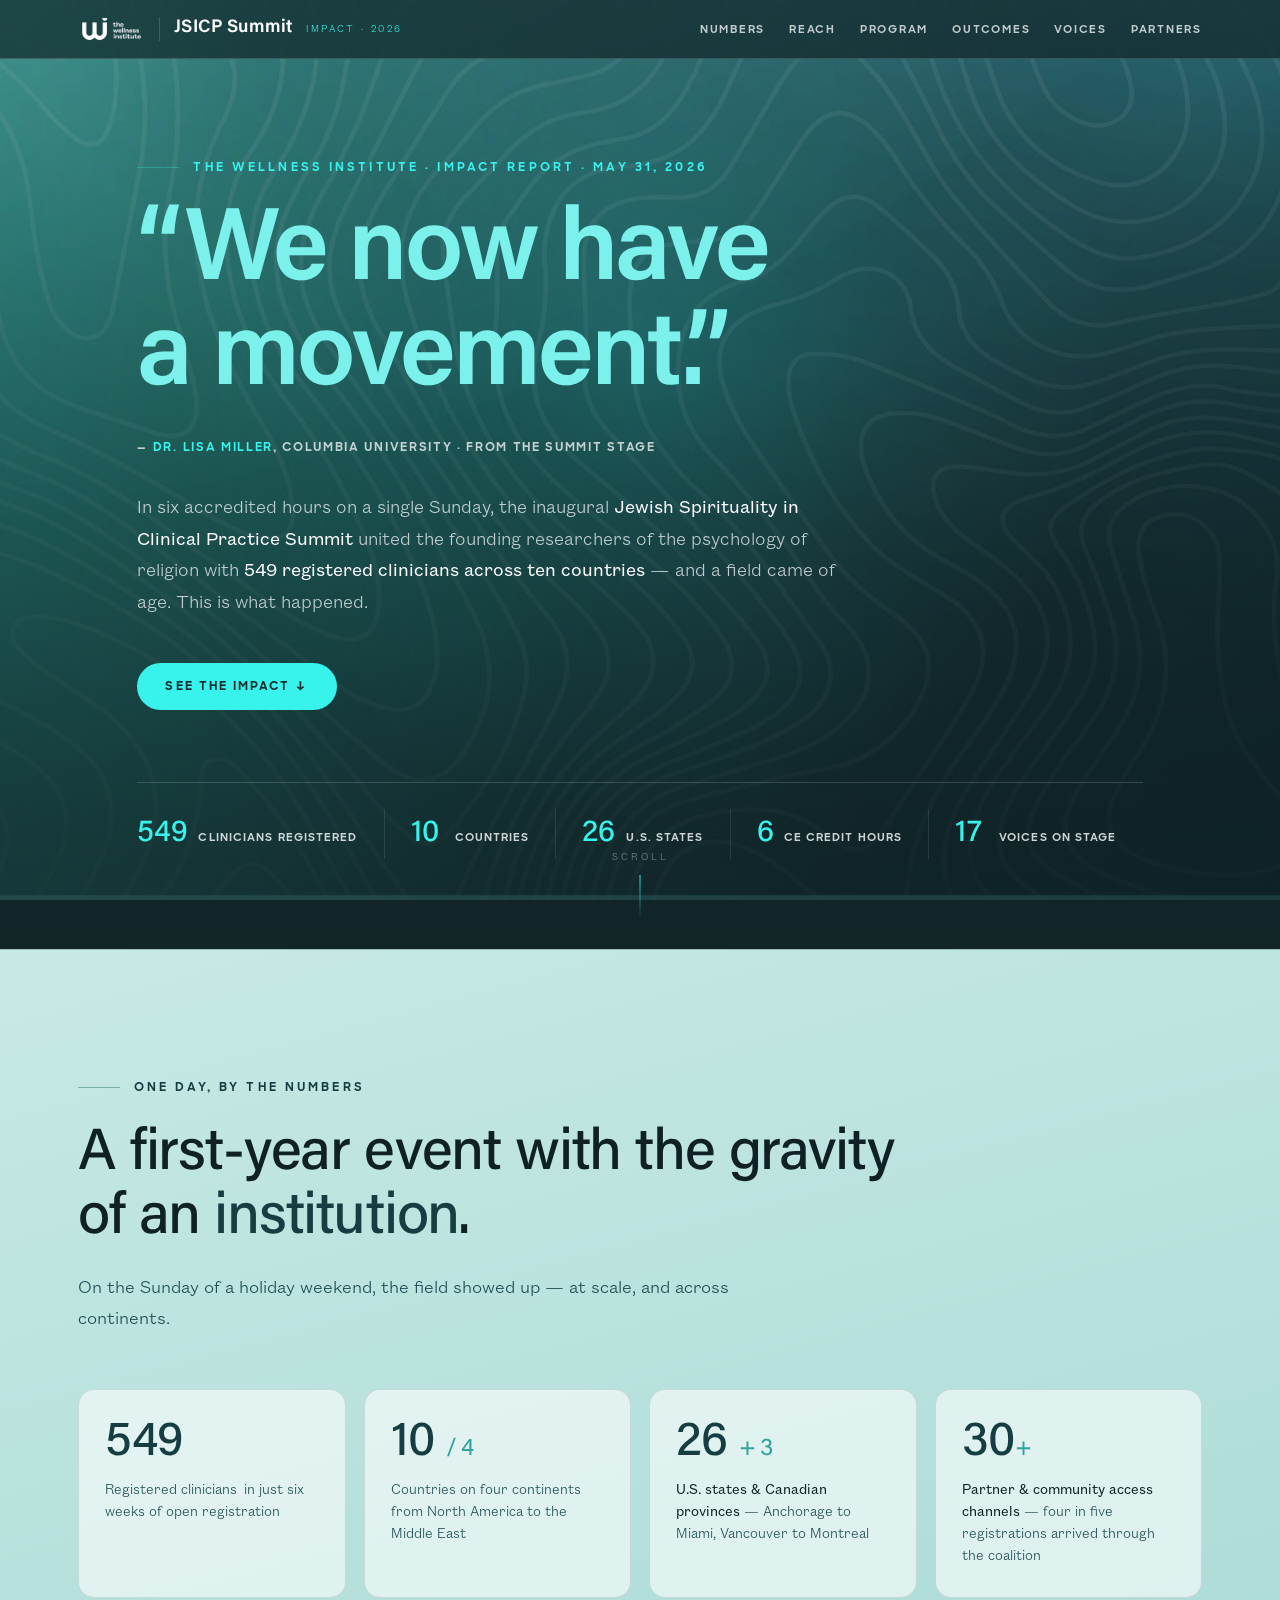
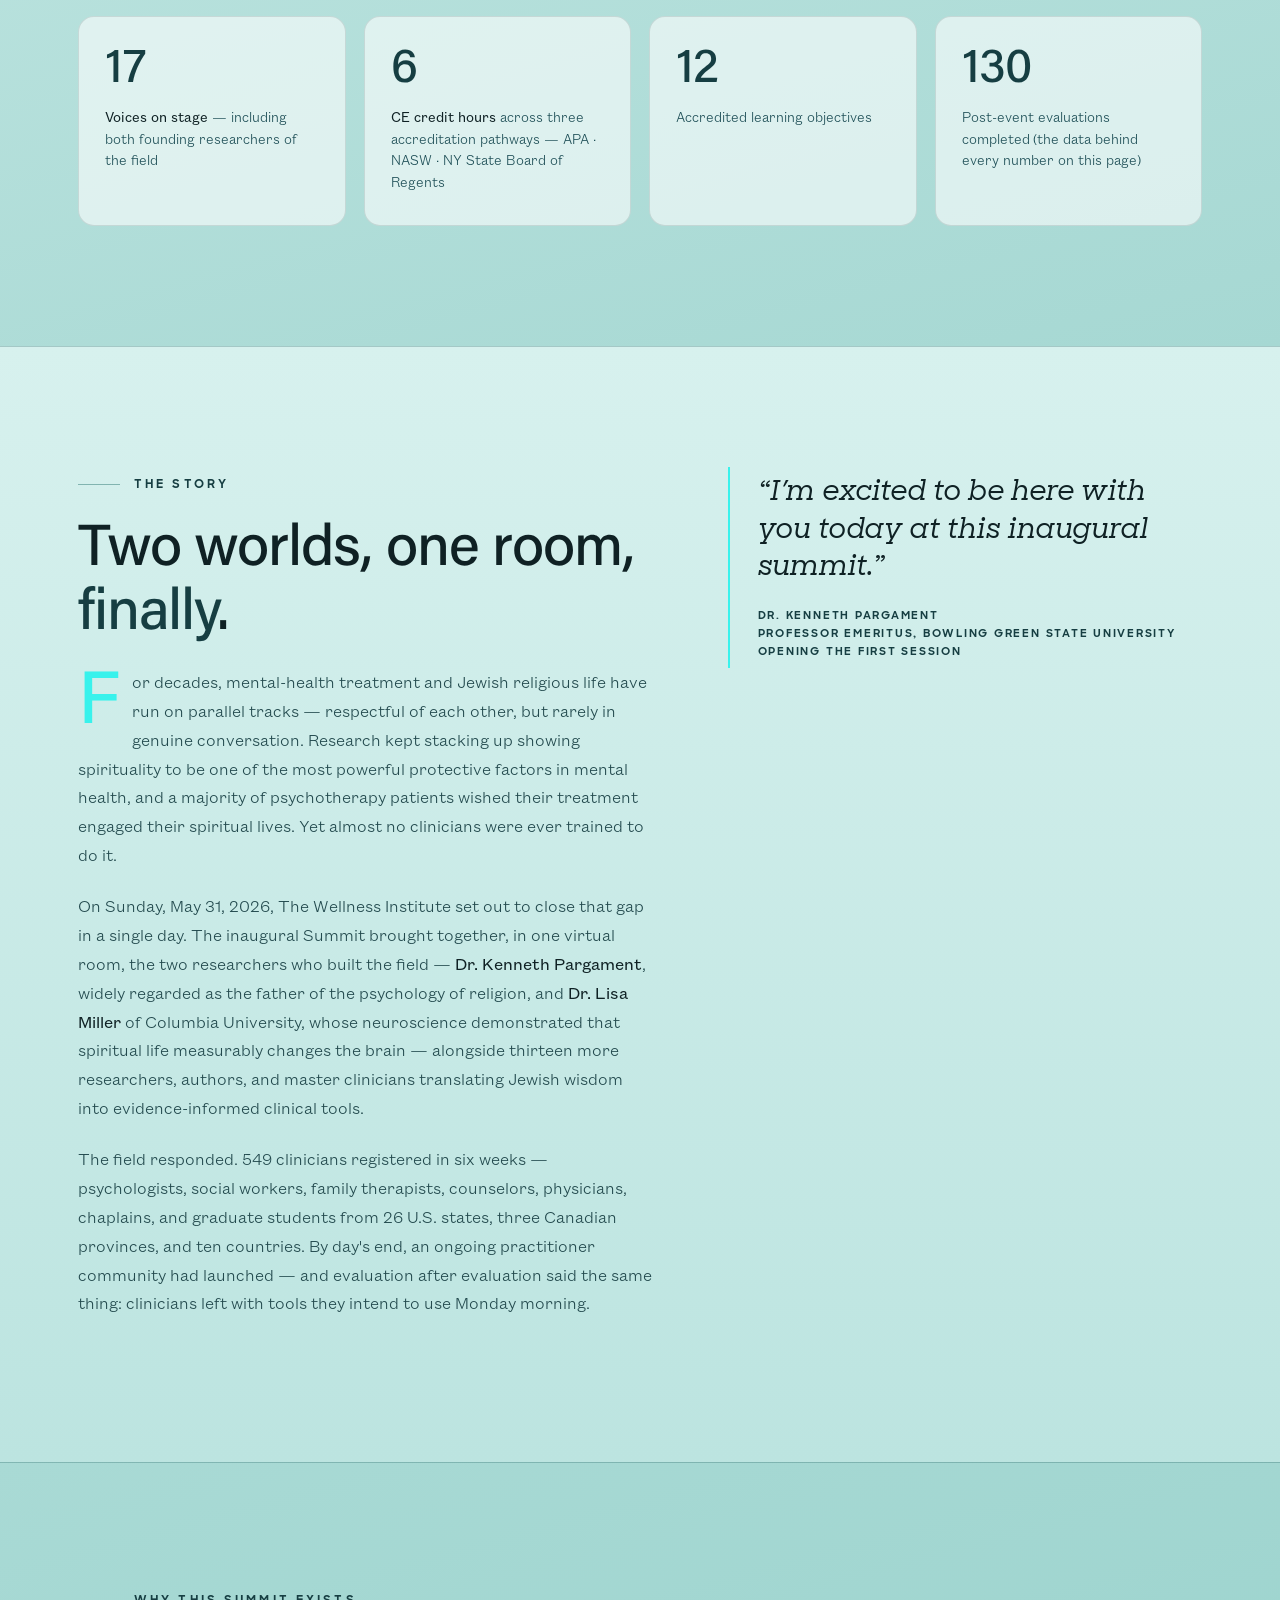
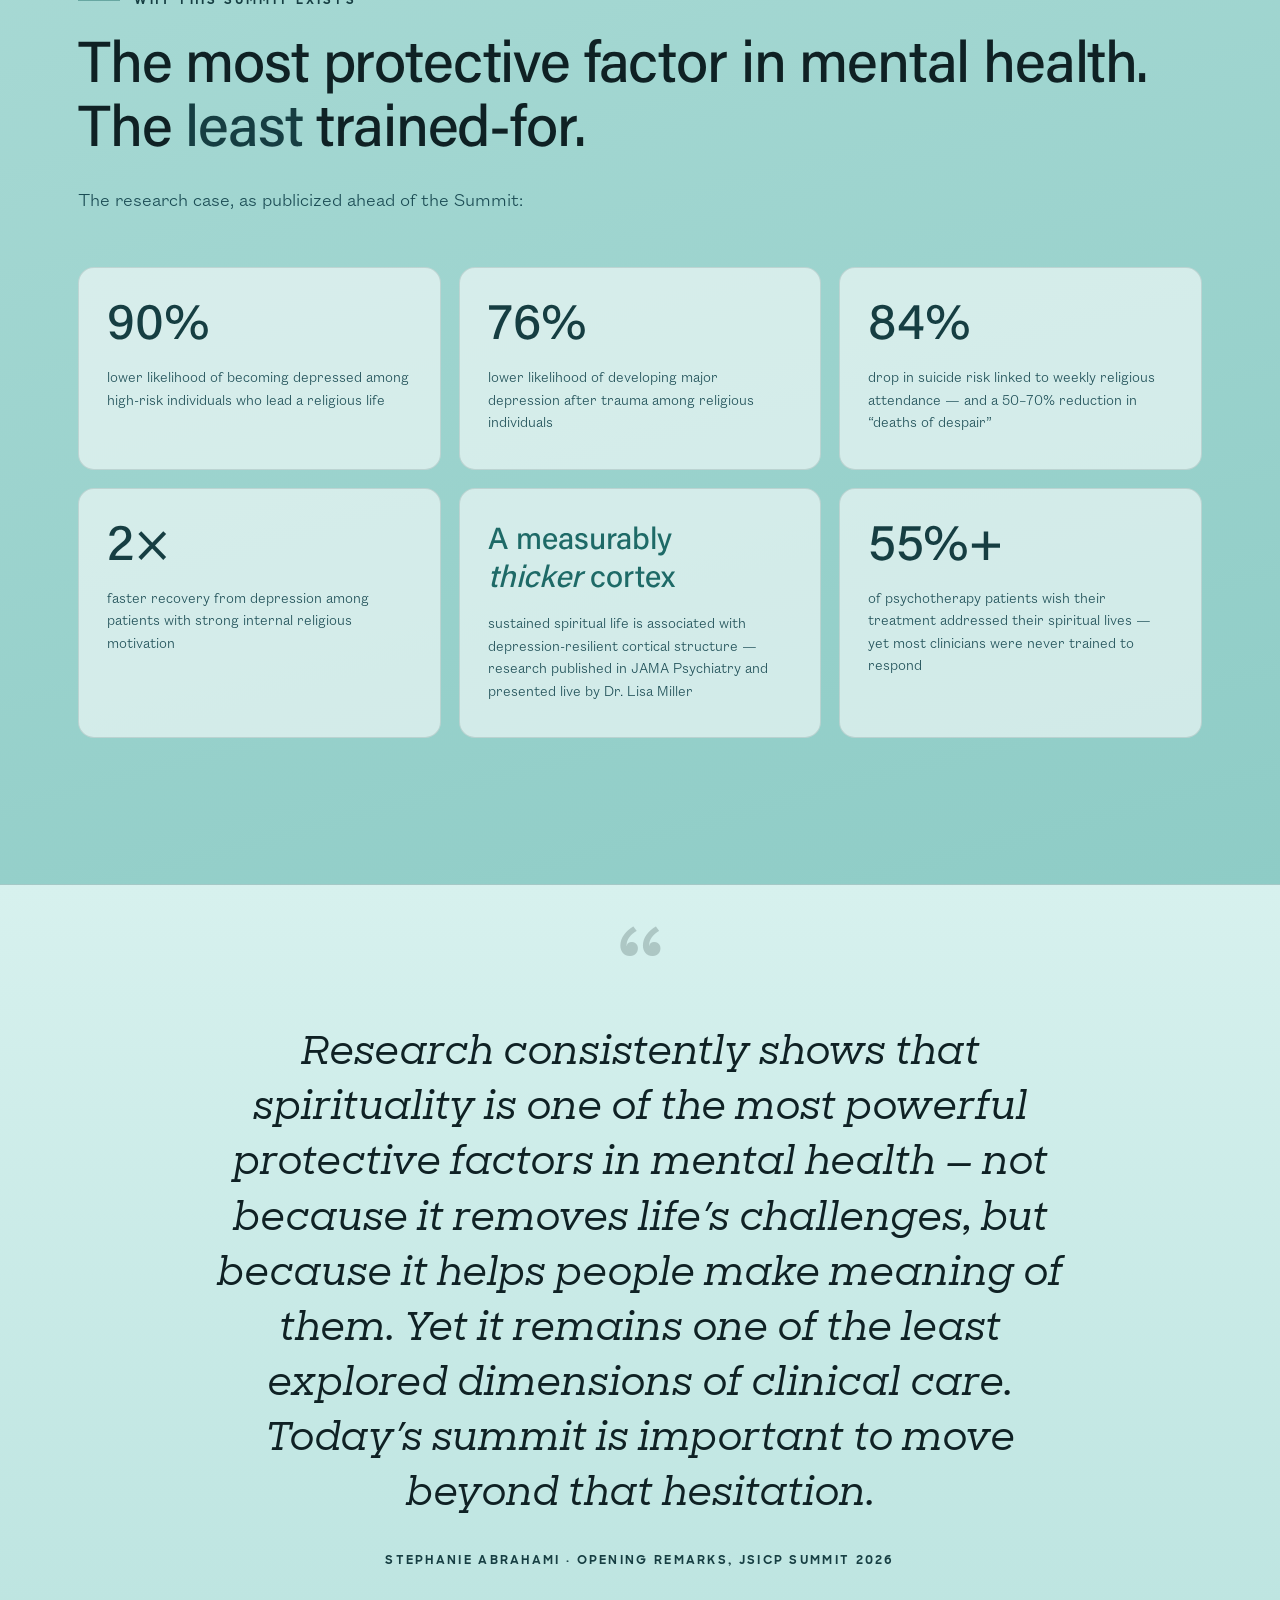
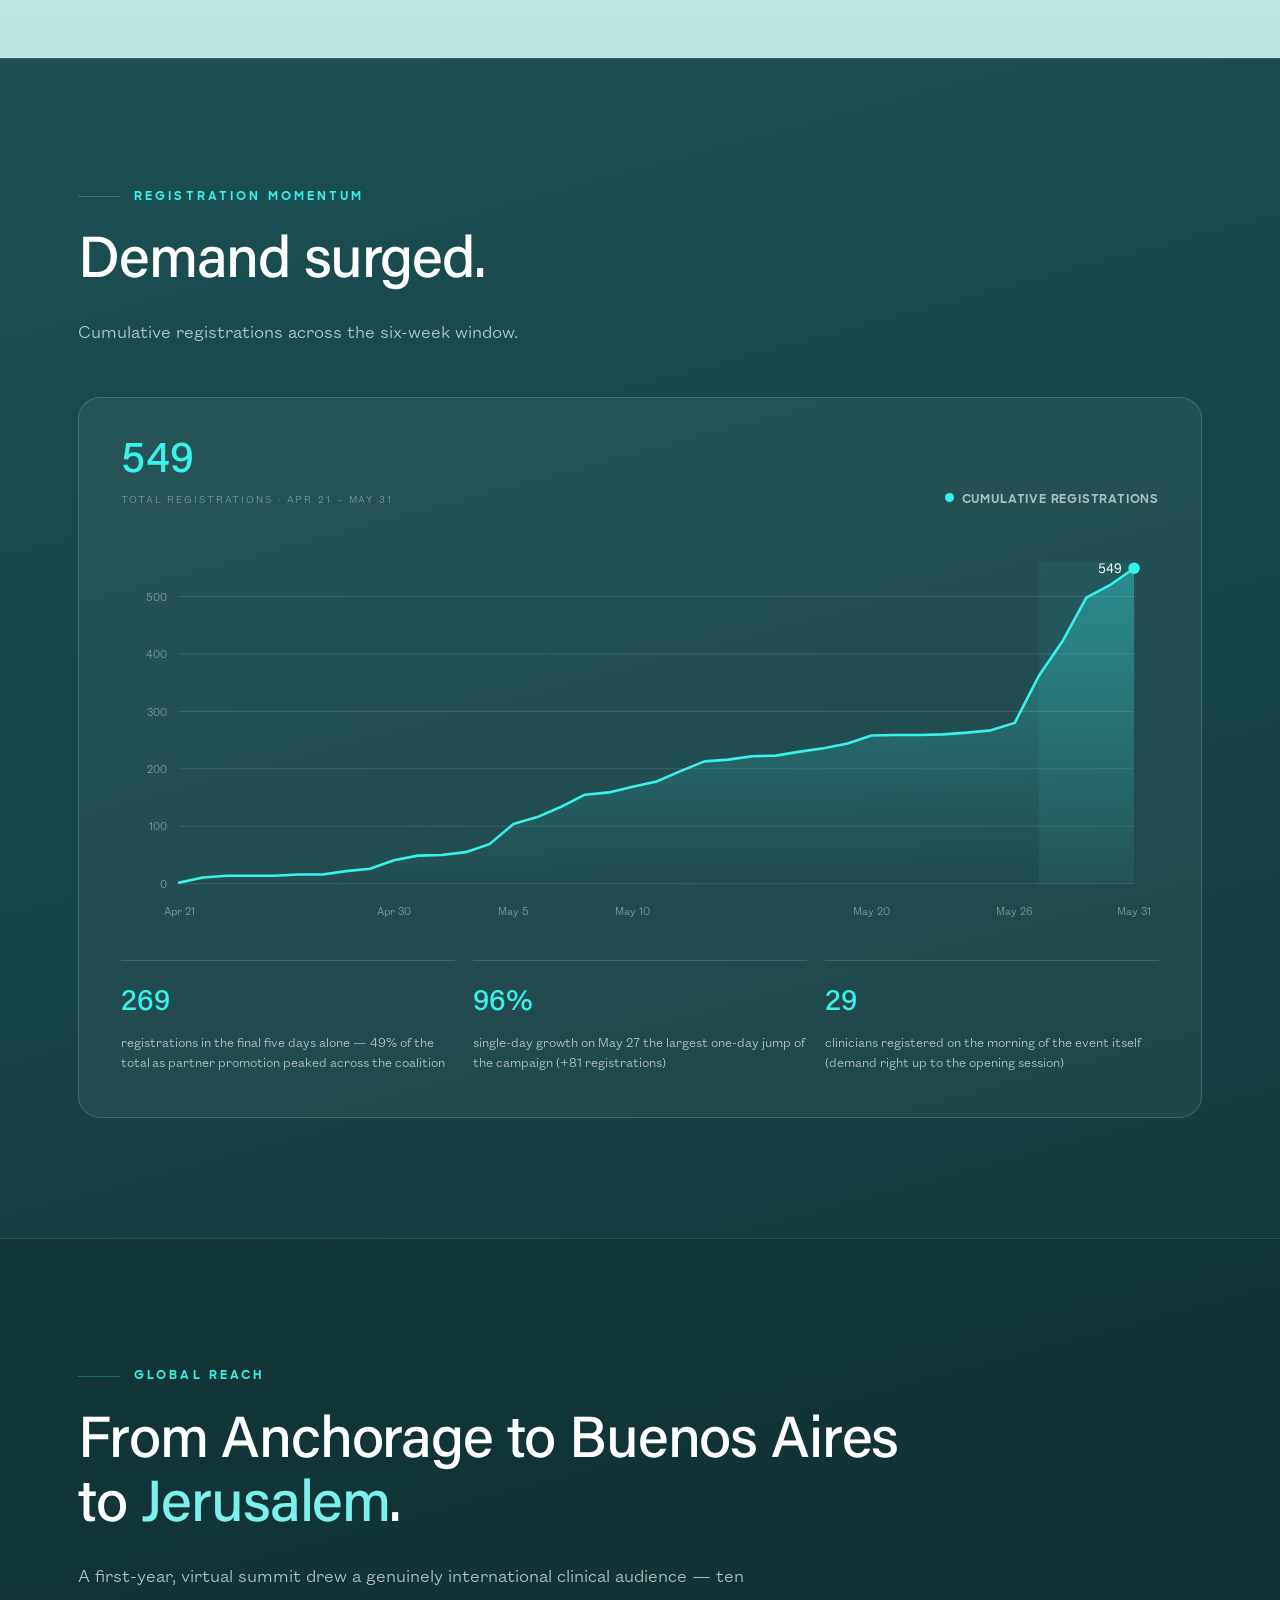
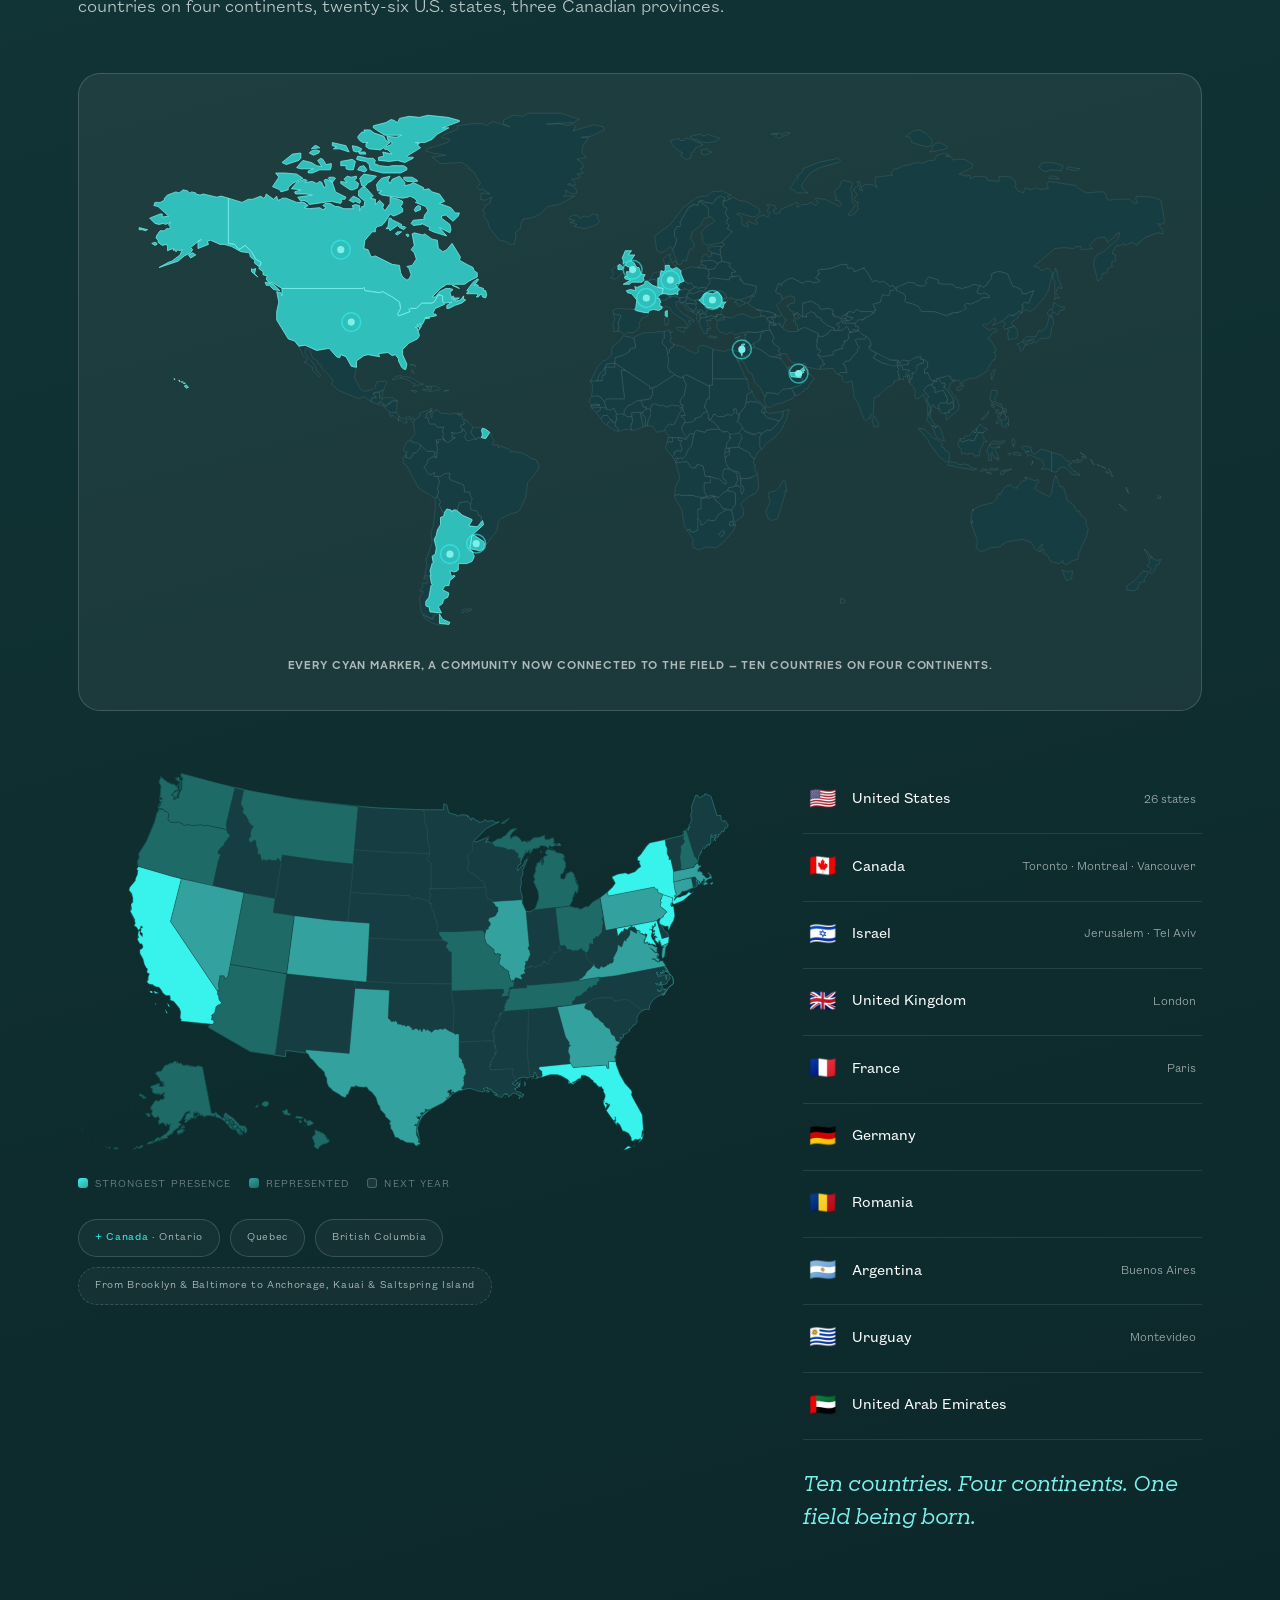
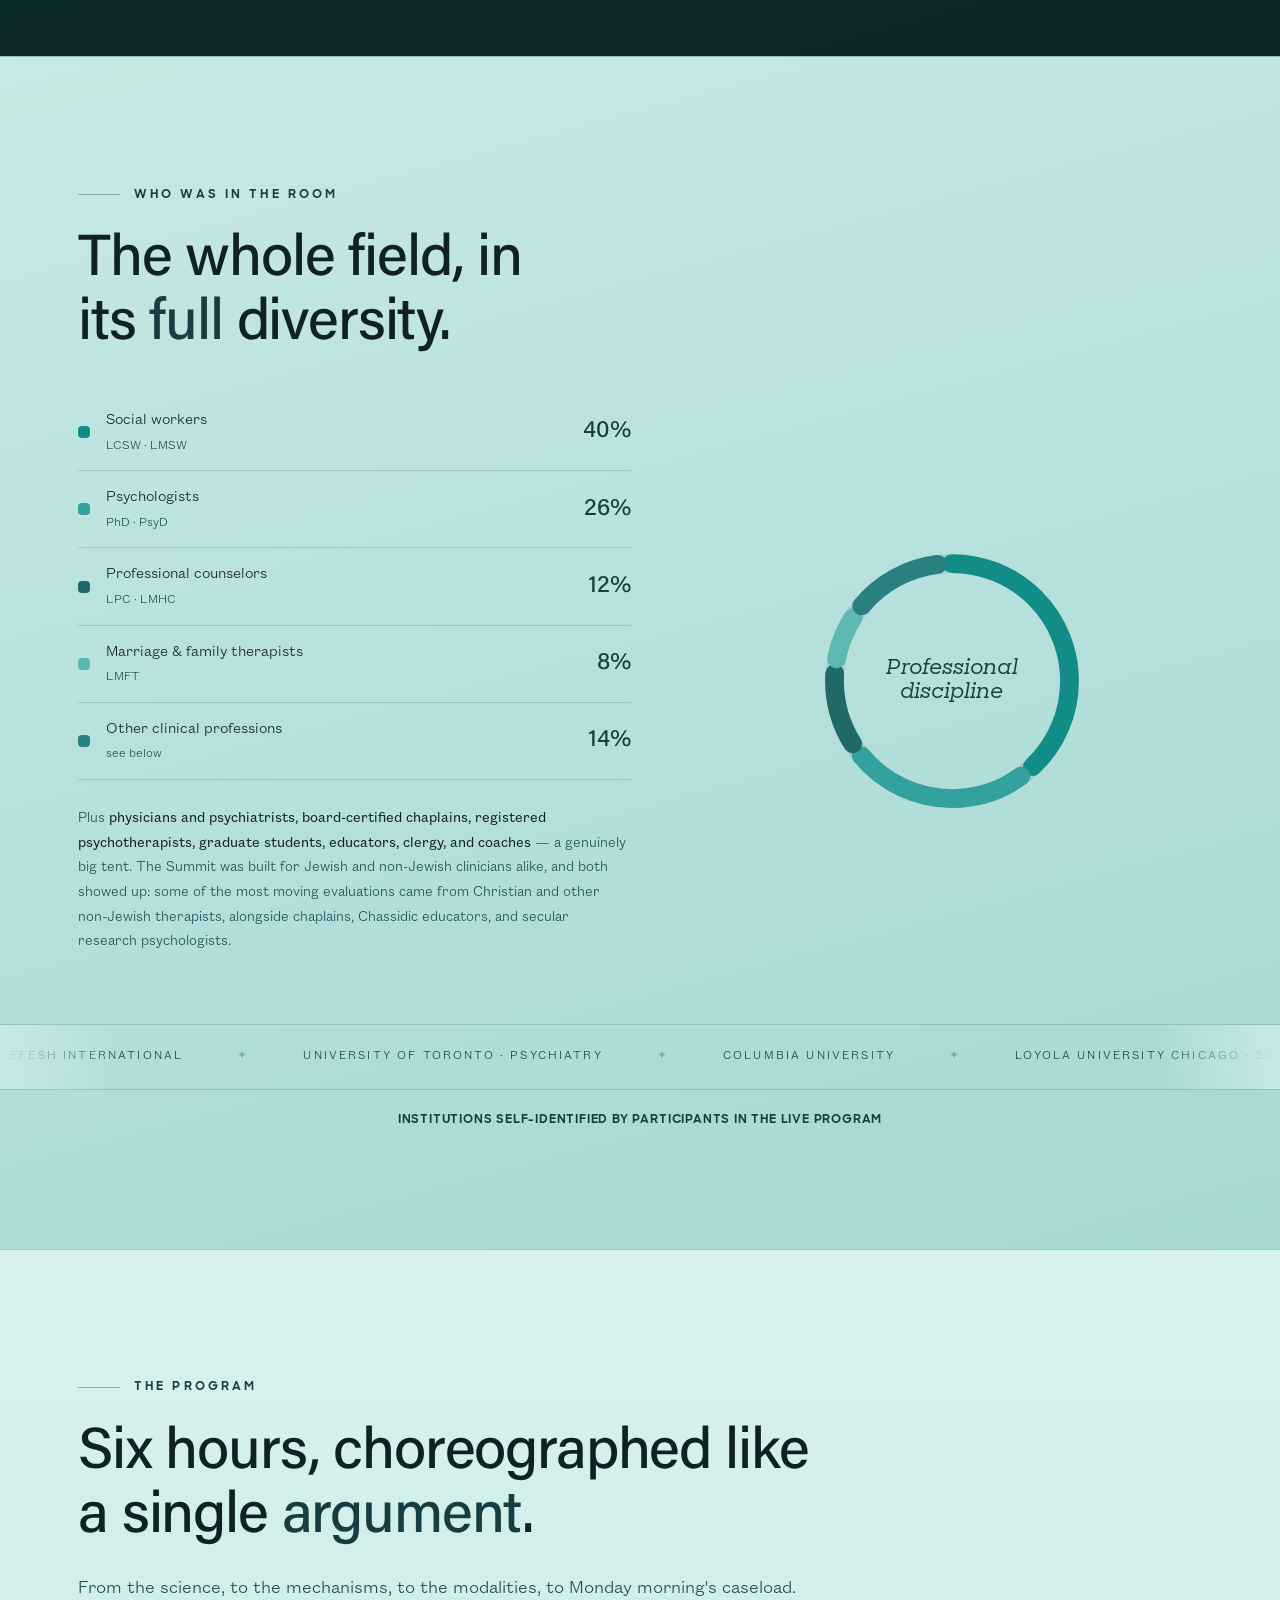
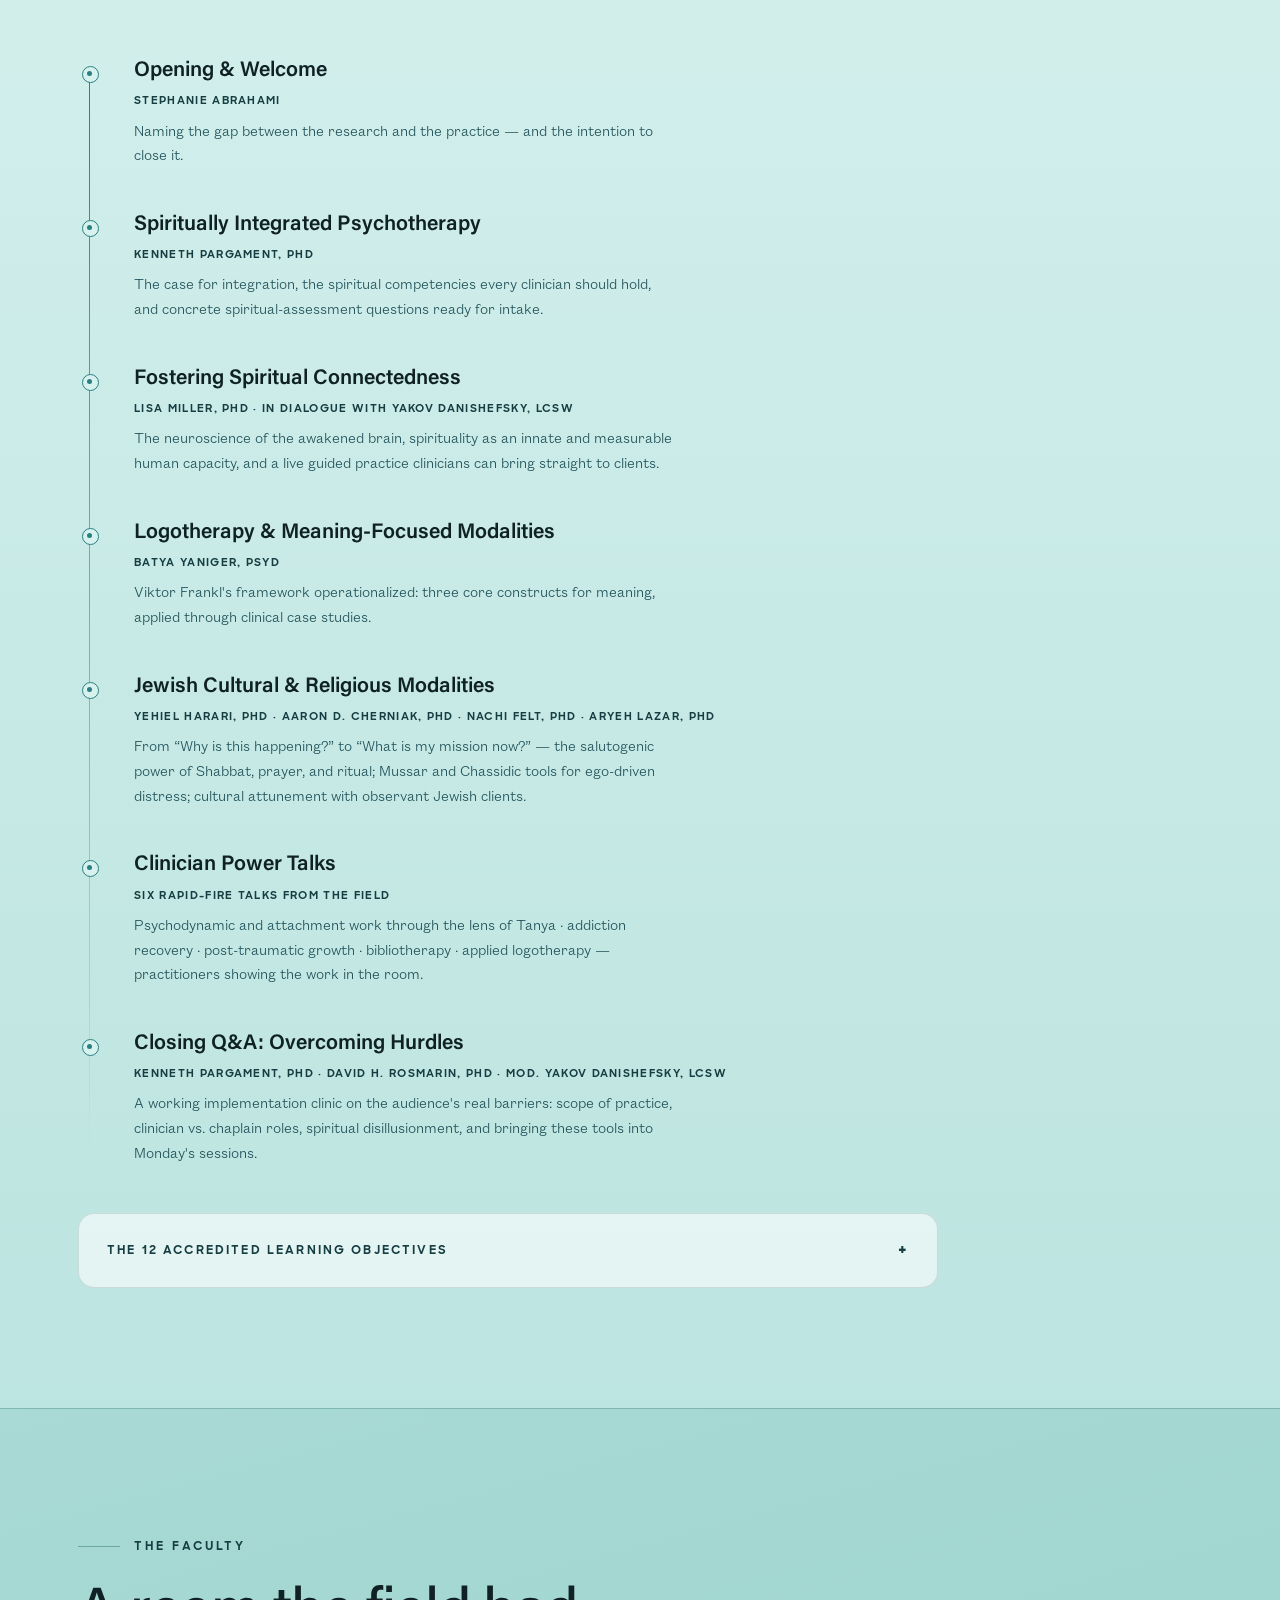
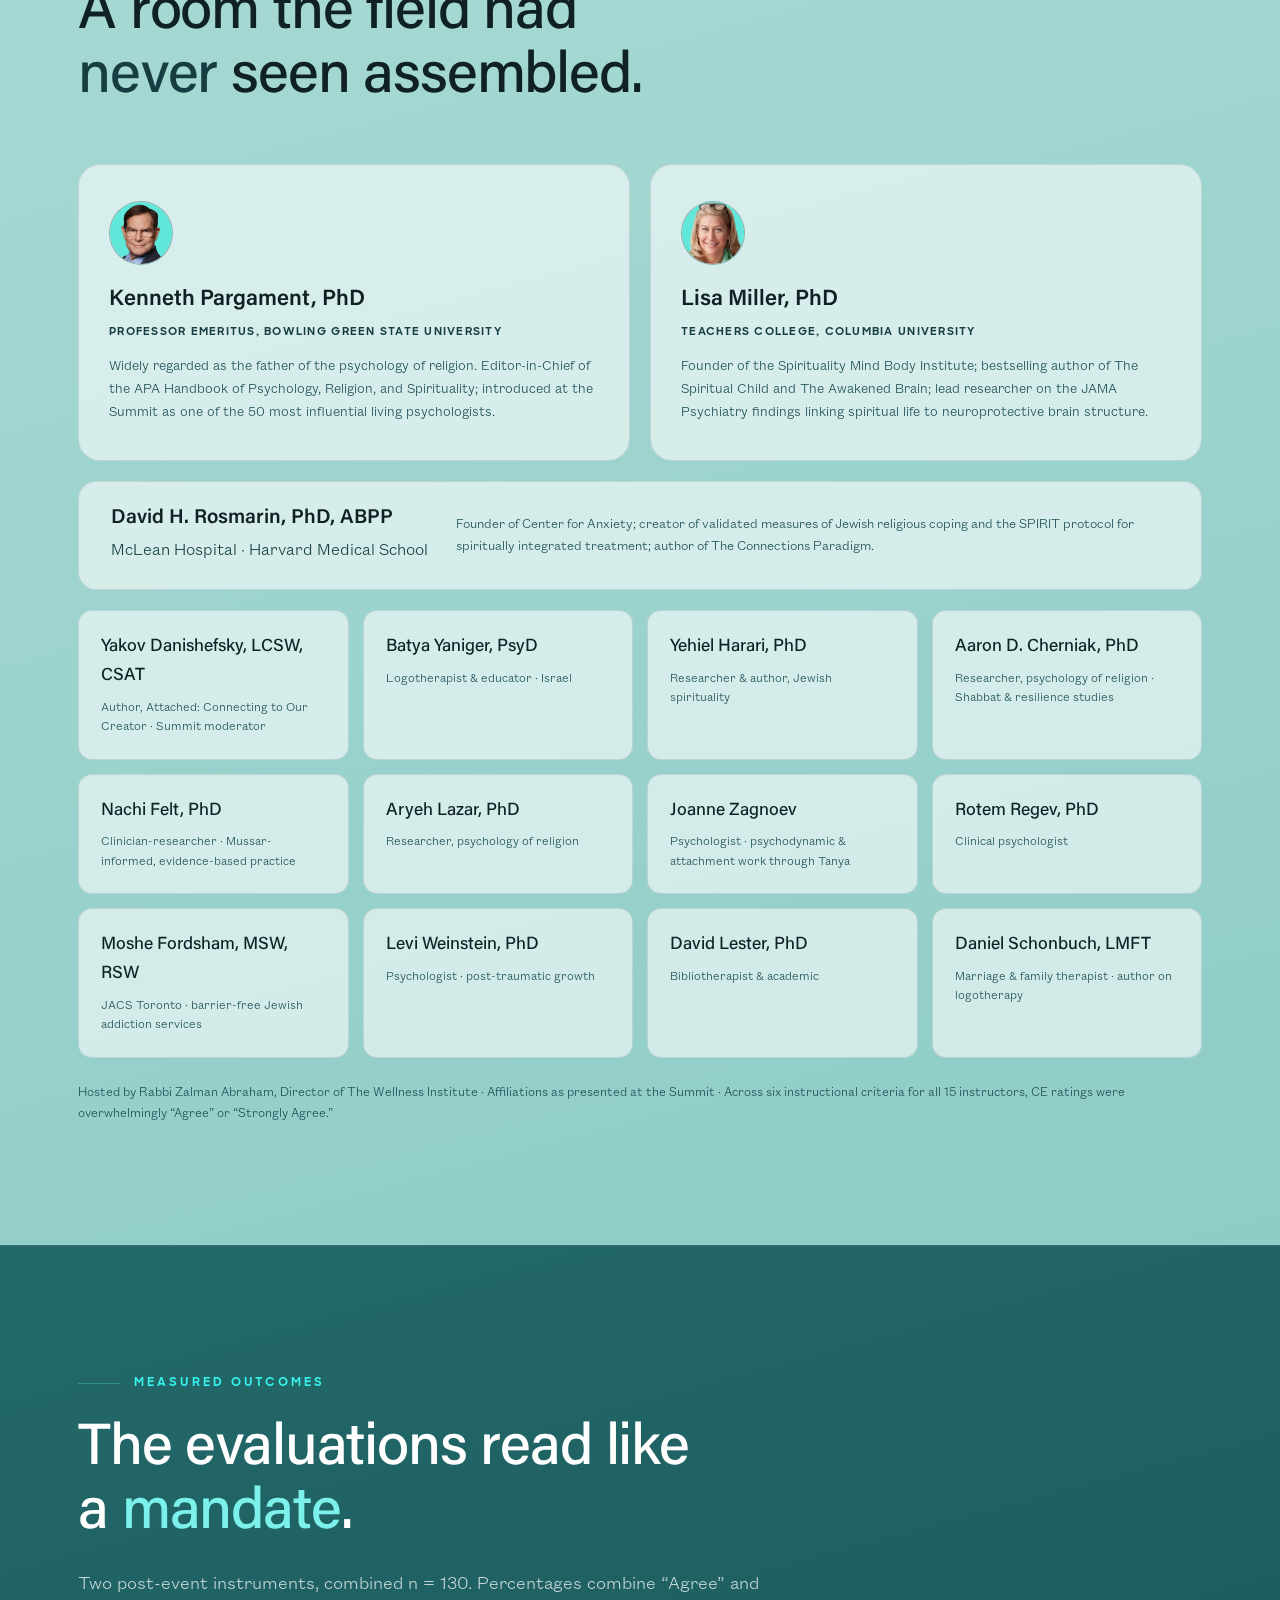
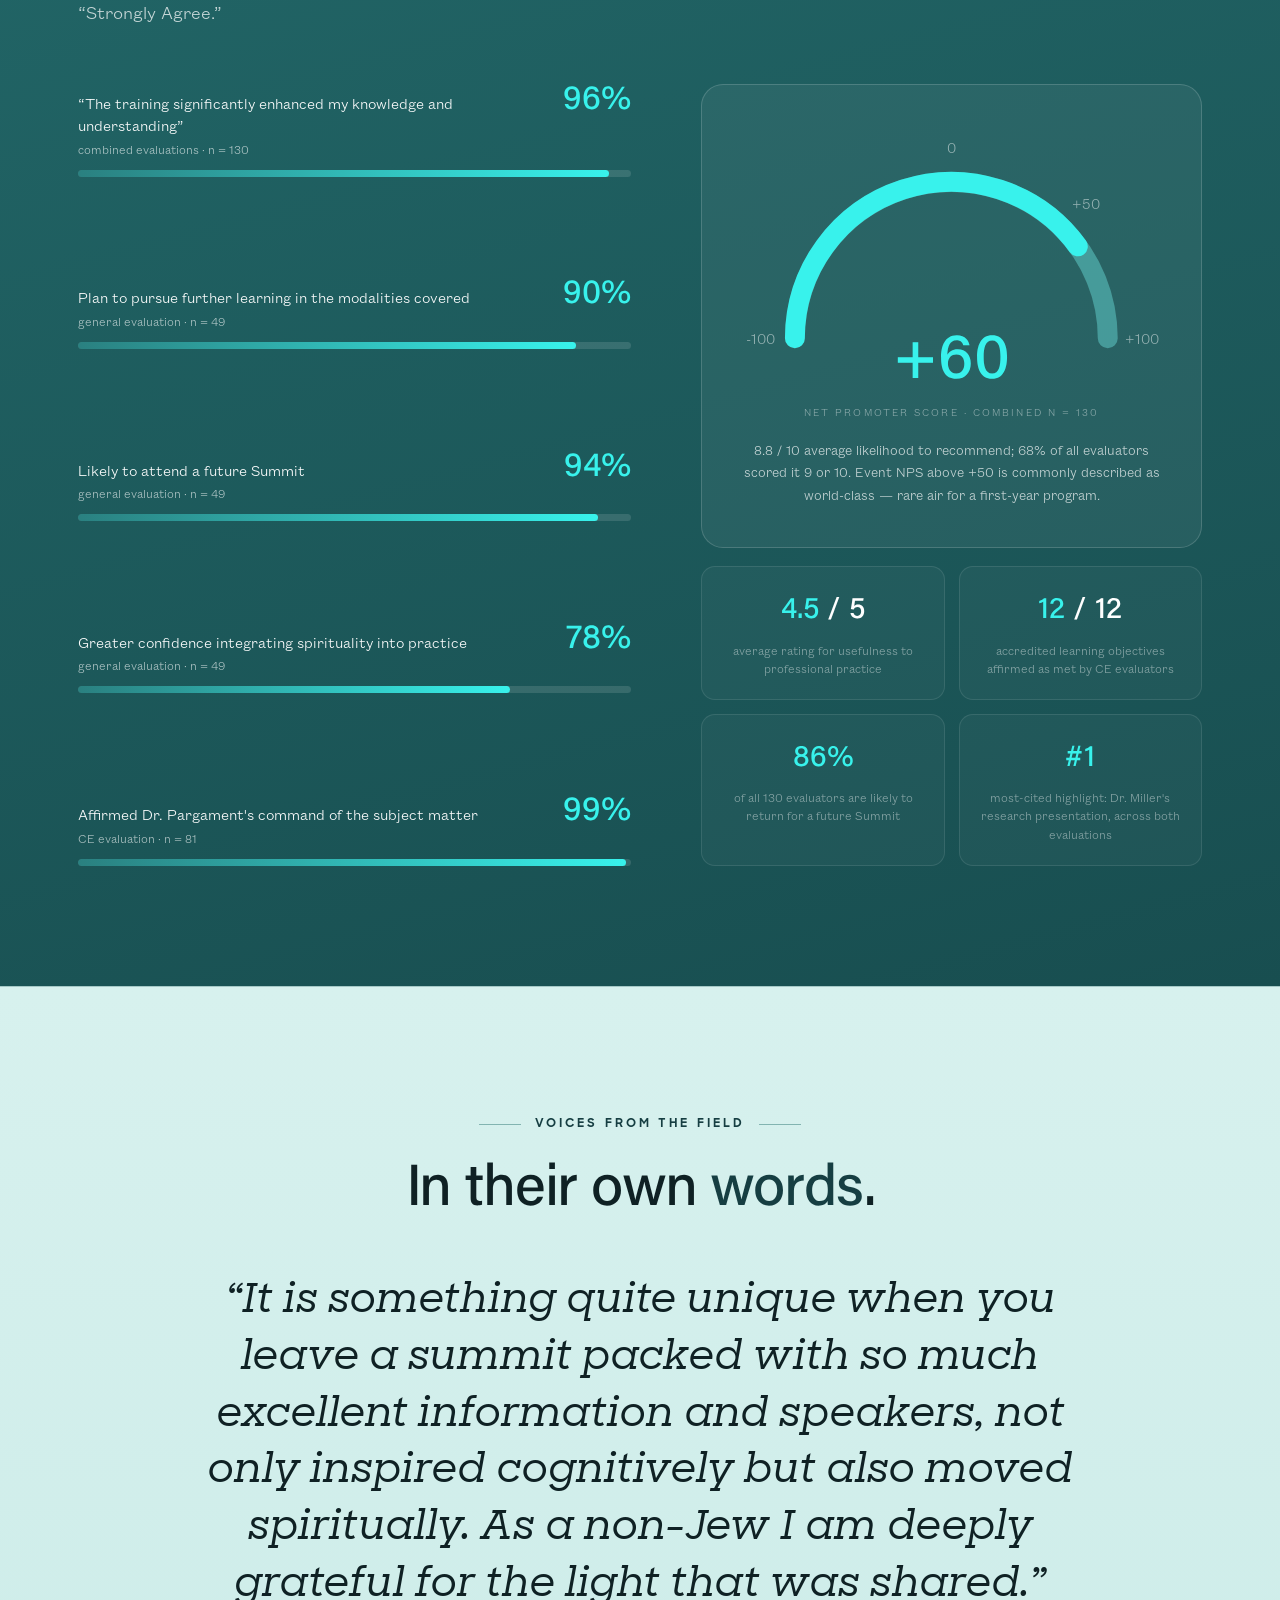
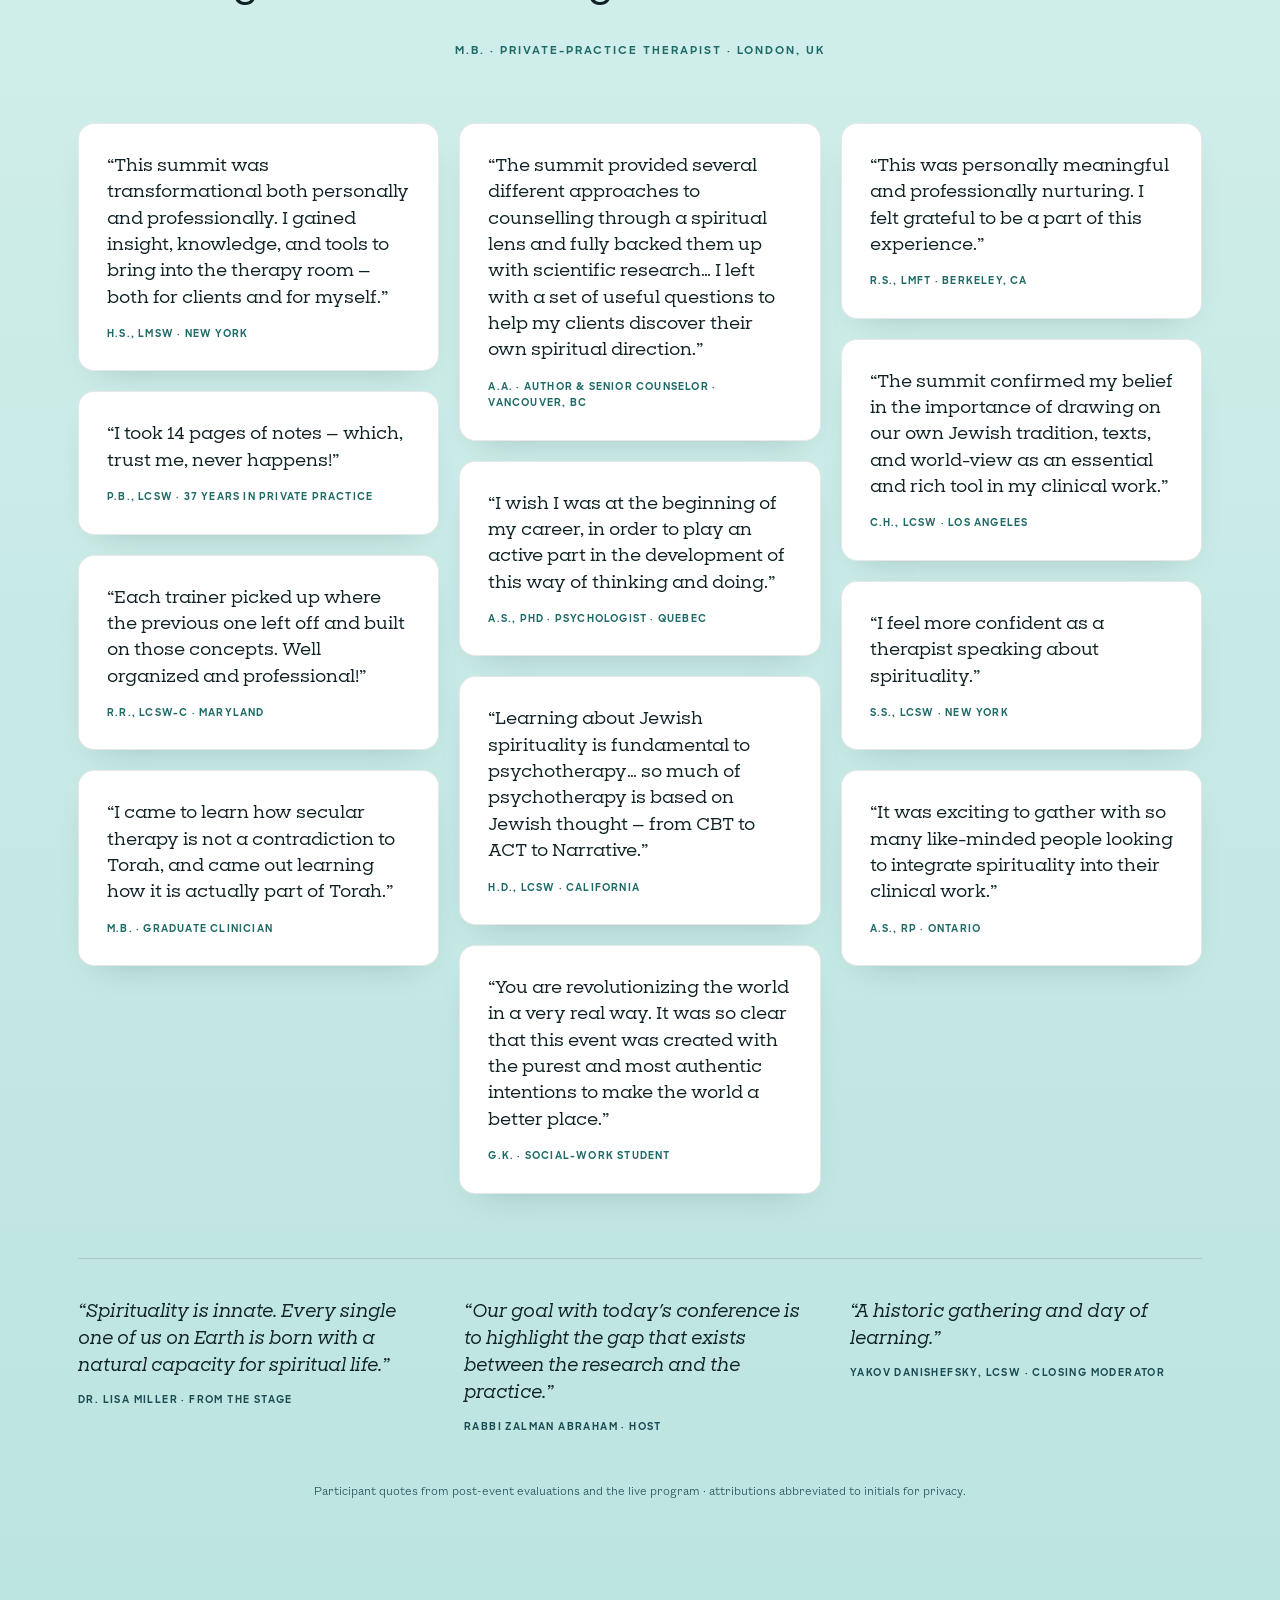
<file: jsicp-2026-impact-report.html>
<!doctype html>
<html lang="en">
<head>
<meta charset="utf-8">
<meta name="viewport" content="width=device-width, initial-scale=1">
<title>Impact Report — The Inaugural Jewish Spirituality in Clinical Practice Summit · 2026</title>
<meta name="description" content="549 clinicians. 10 countries. One day. The impact report of the inaugural Jewish Spirituality in Clinical Practice Summit — May 31, 2026.">
<link rel="preconnect" href="https://fonts.googleapis.com">
<link rel="preconnect" href="https://fonts.gstatic.com" crossorigin>
<link rel="stylesheet" href="colors_and_type.css">
<link rel="stylesheet" href="report.css">

</head>
<body>
<div class="bg-wash" aria-hidden="true"></div>
<div class="progress" id="progress" aria-hidden="true"></div>

<!-- ================= HEADER ================= -->
<header class="site">
  <div class="site-in">
    <div class="brand">
      <img class="twi" src="assets/twi-logo-white.png" alt="The Wellness Institute">
      <span class="divider"></span>
      <span class="mark">JSICP Summit</span>
      <span class="sub">Impact · 2026</span>
    </div>
    <nav class="top">
      <a class="navlink" href="#numbers">Numbers</a>
      <a class="navlink" href="#reach">Reach</a>
      <a class="navlink" href="#program">Program</a>
      <a class="navlink" href="#outcomes">Outcomes</a>
      <a class="navlink" href="#voices">Voices</a>
      <a class="navlink" href="#coalition">Partners</a>
    </nav>
  </div>
</header>

<!-- ================= HERO ================= -->
<section class="hero">
  <div class="hero-glow" aria-hidden="true"></div>
  <div class="wrap">
    <div class="eyebrow reveal on">The Wellness Institute · Impact Report · May 31, 2026</div>
    <h1 class="reveal on d1"><span class="q">&ldquo;We now have<br>a movement.&rdquo;</span></h1>
    <div class="hero-attrib reveal on d2">— <b>Dr. Lisa Miller</b>, Columbia University · from the Summit stage</div>
    <p class="hero-sub reveal on d2">In six accredited hours on a single Sunday, the inaugural <strong>Jewish Spirituality in Clinical Practice Summit</strong> united the founding researchers of the psychology of religion with <strong>549 registered clinicians across ten countries</strong> — and a field came of age. This is what happened.</p>
    <div class="hero-ctas reveal on d3">
      <a class="btn btn--solid" href="#numbers">See the impact ↓</a>
    </div>
    <div class="tickline reveal on d4">
      <div class="tick"><span class="n" data-count="549">0</span><span class="l">clinicians registered</span></div>
      <div class="tick"><span class="n" data-count="10">0</span><span class="l">countries</span></div>
      <div class="tick"><span class="n" data-count="26">0</span><span class="l">U.S. states</span></div>
      <div class="tick"><span class="n" data-count="6">0</span><span class="l">CE credit hours</span></div>
      <div class="tick"><span class="n" data-count="17">0</span><span class="l">voices on stage</span></div>
    </div>
  </div>
  <div class="scrollcue">Scroll</div>
</section>

<!-- ================= NUMBERS ================= -->
<section class="band band--light band--sky band--edge" id="numbers">
  <div class="wrap">
    <div class="eyebrow reveal">One day, by the numbers</div>
    <h2 class="reveal d1">A first-year event with the gravity<br>of an <em>institution</em>.</h2>
    <p class="lede reveal d2">On the Sunday of a holiday weekend, the field showed up — at scale, and across continents.</p>
    <div class="statgrid">
      <div class="stat reveal"><div class="n"><span data-count="549">0</span></div><div class="t">Registered clinicians
 in just six weeks of open registration</div></div>
      <div class="stat reveal d1"><div class="n"><span data-count="10">0</span> <small>/ 4</small></div><div class="t">Countries on four continents  from North America to the Middle East</div></div>
      <div class="stat reveal d2"><div class="n"><span data-count="26">0</span> <small>+ 3</small></div><div class="t"><b>U.S. states &amp; Canadian provinces</b> — Anchorage to Miami, Vancouver to Montreal</div></div>
      <div class="stat reveal d3"><div class="n"><span data-count="30">0</span><small>+</small></div><div class="t"><b>Partner &amp; community access channels</b> — four in five registrations arrived through the coalition</div></div>
      <div class="stat reveal"><div class="n"><span data-count="17">0</span></div><div class="t"><b>Voices on stage</b> — including both founding researchers of the field</div></div>
      <div class="stat reveal d1"><div class="n"><span data-count="6">0</span></div><div class="t"><b>CE credit hours</b> across three accreditation pathways — APA · NASW · NY State Board of Regents</div></div>
      <div class="stat reveal d2"><div class="n"><span data-count="12">0</span></div><div class="t">Accredited learning
objectives </div></div>
      <div class="stat reveal d3"><div class="n"><span data-count="130">0</span></div><div class="t">Post-event evaluations completed (the data behind every number on this page)</div></div>
    </div>
  </div>
</section>

<!-- ================= STORY ================= -->
<section class="band band--light band--mint band--edge">
  <div class="wrap">
    <div class="story">
      <div>
        <div class="eyebrow reveal">The story</div>
        <h2 class="reveal d1">Two worlds, one room,<br><em>finally</em>.</h2>
        <div class="reveal d2">
          <p>For decades, mental-health treatment and Jewish religious life have run on parallel tracks — respectful of each other, but rarely in genuine conversation. Research kept stacking up showing spirituality to be one of the most powerful protective factors in mental health, and a majority of psychotherapy patients wished their treatment engaged their spiritual lives. Yet almost no clinicians were ever trained to do it.</p>
          <p>On Sunday, May 31, 2026, The Wellness Institute set out to close that gap in a single day. The inaugural Summit brought together, in one virtual room, the two researchers who built the field — <strong>Dr. Kenneth Pargament</strong>, widely regarded as the father of the psychology of religion, and <strong>Dr. Lisa Miller</strong> of Columbia University, whose neuroscience demonstrated that spiritual life measurably changes the brain — alongside thirteen more researchers, authors, and master clinicians translating Jewish wisdom into evidence-informed clinical tools.</p>
          <p>The field responded. 549 clinicians registered in six weeks — psychologists, social workers, family therapists, counselors, physicians, chaplains, and graduate students from 26 U.S. states, three Canadian provinces, and ten countries. By day's end, an ongoing practitioner community had launched — and evaluation after evaluation said the same thing: clinicians left with tools they intend to use Monday morning.</p>
        </div>
      </div>
      <aside class="sidequote reveal d2">
        <div class="q">&ldquo;I'm excited to be here with you today at this inaugural summit.&rdquo;</div>
        <div class="a">Dr. Kenneth Pargament<br>Professor Emeritus, Bowling Green State University<br>opening the first session</div>
      </aside>
    </div>
  </div>
</section>

<!-- ================= WHY ================= -->
<section class="band band--light band--sage band--edge" id="why">
  <div class="wrap">
    <div class="eyebrow reveal">Why this summit exists</div>
    <h2 class="reveal d1">The most protective factor in mental health.<br>The <em>least</em> trained-for.</h2>
    <p class="lede reveal d2">The research case, as publicized ahead of the Summit:</p>
    <div class="whygrid">
      <div class="why reveal"><div class="big">90%</div><div class="cap">lower likelihood of becoming depressed among high-risk individuals who lead a religious life</div></div>
      <div class="why reveal d1"><div class="big">76%</div><div class="cap">lower likelihood of developing major depression after trauma among religious individuals</div></div>
      <div class="why reveal d2"><div class="big">84%</div><div class="cap">drop in suicide risk linked to weekly religious attendance — and a 50–70% reduction in &ldquo;deaths of despair&rdquo;</div></div>
      <div class="why reveal"><div class="big">2×</div><div class="cap">faster recovery from depression among patients with strong internal religious motivation</div></div>
      <div class="why reveal d1"><div class="big serif" style="font-size:clamp(26px,2.4vw,34px);line-height:1.25;color:var(--teal-700)">A measurably<br><em style="font-style:italic">thicker</em> cortex</div><div class="cap">sustained spiritual life is associated with depression-resilient cortical structure — research published in JAMA Psychiatry and presented live by Dr. Lisa Miller</div></div>
      <div class="why reveal d2"><div class="big">55%+</div><div class="cap">of psychotherapy patients wish their treatment addressed their spiritual lives — yet most clinicians were never trained to respond</div></div>
    </div>
    <div class="srcnote reveal">
</div>
  </div>
</section>

<!-- ================= OPENING QUOTE BAND ================= -->
<section class="band band--light band--mint band--edge band--tight">
  <div class="wrap">
    <div class="bigquote reveal">
      <span class="mark-open" aria-hidden="true">&ldquo;</span>
      <div class="q">Research consistently shows that spirituality is one of the most powerful protective factors in mental health — not because it removes life's challenges, but because it helps people make meaning of them. Yet it remains one of the least explored dimensions of clinical care. Today's summit is important to move beyond that hesitation.</div>
      <div class="a">Stephanie Abrahami · Opening remarks, JSICP Summit 2026</div>
    </div>
  </div>
</section>

<!-- ================= MOMENTUM ================= -->
<section class="band band--s1 band--edge" id="momentum-sec">
  <div class="wrap">
    <div class="eyebrow reveal">Registration momentum</div>
    <h2 class="reveal d1">Demand surged.</h2>
    <p class="lede reveal d2">Cumulative registrations across the six-week window.</p>
    <div class="chart-card reveal d2">
      <div class="chart-head">
        <div class="kpi"><div class="n" data-count="549">0</div><div class="l">total registrations · Apr 21 – May 31</div></div>
        <div class="kicker-note"><span class="legend-dot"></span>Cumulative registrations</div>
      </div>
      <svg id="momentum" viewBox="0 0 1000 380" role="img" aria-label="Area chart of cumulative registrations rising from 2 on April 21 to 549 on May 31, with a steep surge across the final five days"></svg>
      <div class="surge-callouts">
        <div class="surge reveal"><div class="n">269</div><div class="l">registrations in the final five days alone — 49% of the total as partner promotion peaked across the coalition</div></div>
        <div class="surge reveal d1"><div class="n">96%</div><div class="l">single-day growth on May 27 the largest one-day jump of the campaign (+81 registrations)</div></div>
        <div class="surge reveal d2"><div class="n">29</div><div class="l">clinicians registered on the morning of the event itself (demand right up to the opening session)</div></div>
      </div>
    </div>
  </div>
</section>

<!-- ================= REACH ================= -->
<section class="band band--s2 band--edge" id="reach">
  <div class="wrap">
    <div class="eyebrow reveal">Global reach</div>
    <h2 class="reveal d1">From Anchorage to Buenos Aires<br>to <em>Jerusalem</em>.</h2>
    <p class="lede reveal d2">A first-year, virtual summit drew a genuinely international clinical audience — ten countries on four continents, twenty-six U.S. states, three Canadian provinces.</p>
    <div class="mapcard reveal d2">
      <svg class="geo world-geo reveal" viewBox="0 0 1000 501" role="img" aria-label="World map with the ten countries represented at the 2026 Summit highlighted in teal"><g class="base"><path d="M995 368 996 368 996 370 993 370 994 367Z"><title>Fiji</title></path><path d="M594 321 605 327 605 329 609 332 608 335 608 337 610 338 609 342 612 347 610 349 601 351 596 351 594 345 585 342 582 337 581 331 585 328 585 325 586 323 584 322Z"><title>Tanzania</title></path><path d="M476 240 476 245 467 245 467 252 464 253 464 258 453 258 453 259 453 258 459 258 461 252 465 248 468 242 476 241Z"><title>W. Sahara</title></path><path d="M743 170 741 172 738 172 738 176 737 177 731 176 729 183 722 185 725 191 723 191 723 193 720 192 710 192 706 190 705 191 704 193 698 192 697 194 692 197 691 199 689 197 685 197 685 195 683 195 684 191 680 189 672 190 670 186 663 182 655 184 655 197 654 197 650 193 646 195 646 192 643 191 640 186 642 186 643 184 647 184 647 178 642 177 636 180 635 179 635 177 633 175 631 175 629 173 632 165 635 167 635 165 641 161 645 160 655 165 658 163 662 163 666 165 666 164 670 164 671 162 667 160 669 158 669 157 671 156 669 153 671 152 681 151 692 147 697 147 698 151 701 150 704 152 704 154 714 150 713 151 716 154 722 164 724 162 728 164 732 163 738 168 741 167Z"><title>Kazakhstan</title></path><path d="M655 197 655 184 663 182 670 186 672 190 680 189 684 191 683 195 685 195 685 197 689 197 691 199 692 197 697 194 698 194 696 196 703 198 699 201 696 200 696 198 693 199 690 203 688 203 687 204 689 205 690 207 688 210 685 210 685 208 678 205 673 201 672 198 668 197 667 194 663 192 658 195 659 197Z"><title>Uzbekistan</title></path><path d="M892 326 902 329 906 334 910 335 911 337 908 337 909 339 913 344 915 344 915 345 919 347 919 348 911 347 906 341 902 340 898 342 898 344 896 345 892 344ZM924 329 925 331 925 332 923 329 919 326 919 326ZM920 335 916 336 912 335 912 334 916 334 917 332 917 334 919 334 921 332 921 330 923 330 923 332ZM930 333 933 338 931 337 929 333Z"><title>Papua New Guinea</title></path><path d="M892 326 892 344 889 342 882 342 885 339 883 334 871 328 869 330 869 328 867 326 871 325 867 325 863 321 868 320 872 321 873 326 876 328 882 323ZM847 343 847 345 846 347 843 347 844 344ZM873 338 874 334 874 336ZM827 307 826 310 828 312 827 313 831 316 827 316 826 321 824 323 823 330 822 329 819 330 818 328 815 327 811 328 810 327 806 327 806 323 803 320 803 317 805 313 807 316 813 314 816 315 818 315 822 307ZM859 326 862 327 863 329 855 328 856 326ZM852 329 850 327 853 327 853 328ZM855 313 857 315 857 318 856 318 856 321 854 316ZM841 316 848 315 846 317 844 318 834 318 833 320 836 322 843 320 842 322 841 321 838 324 840 327 842 333 841 334 840 333 841 331 838 332 837 331 838 330 836 329 836 326 834 327 835 334 833 334 832 334 832 328 830 326 833 318 836 315ZM834 347 830 345 833 345 835 346ZM837 342 841 341 841 343 833 343 833 342 835 341ZM828 342 830 342 831 343 824 344 827 341ZM801 336 802 337 807 338 808 337 813 338 814 340 821 342 818 343 801 340 793 338 795 335ZM790 322 791 325 793 325 795 327 794 335 791 335 785 330 776 318 774 314 765 303 771 304 780 313 782 313 785 315 788 318 787 321Z"><title>Indonesia</title></path><path d="M309 480 309 489 314 489 311 491 303 489 296 485 293 481 302 485 305 481 307 480ZM307 368 310 373 309 376 312 383 314 384 313 387 310 388 310 395 307 400 306 405 304 409 306 417 305 423 302 425 303 431 302 432 300 439 301 443 300 443 301 449 301 450 302 452 301 453 299 464 296 468 296 472 297 473 299 473 300 478 310 479 307 479 303 481 303 485 302 485 292 479 290 466 291 462 294 459 290 458 293 455 293 450 297 451 298 444 296 443 295 447 294 447 297 434 296 427 297 427 302 412 301 401 303 397 305 379 305 370Z"><title>Chile</title></path><path d="M581 331 582 337 585 342 580 342 579 351 582 353 582 356 580 356 575 351 574 352 567 349 562 349 560 339 556 338 554 338 553 341 549 341 545 335 534 336 534 335 535 332 538 331 541 332 544 328 546 323 549 320 552 307 554 305 562 307 563 305 571 304 576 304 579 307 583 306 586 309 585 312 587 312 583 317 581 326Z"><title>Dem. Rep. Congo</title></path><path d="M616 323 614 321 614 311 617 307 621 305 625 305 636 292 636 287 642 285 640 293 635 304 629 311 620 318Z"><title>Somalia</title></path><path d="M609 332 605 329 605 327 594 321 594 318 597 313 594 307 598 303 599 304 600 306 606 309 610 309 613 307 616 308 614 311 614 321 616 323 612 326Z"><title>Kenya</title></path><path d="M568 296 565 294 565 290 562 283 561 283 564 275 566 275 566 262 569 262 569 256 602 256 604 266 607 268 602 271 601 281 595 289 594 294 594 290 592 289 592 285 591 284 589 285 590 288 587 291 583 290 580 292 574 292 572 290 570 290 568 294 566 295Z"><title>Sudan</title></path><path d="M566 263 566 275 564 275 561 283 562 283 564 287 560 289 558 292 552 294 553 295 550 297 542 298 542 294 539 292 539 291 543 291 541 288 541 281 539 281 538 278 539 275 542 272 544 261 542 258 541 254 544 252Z"><title>Chad</title></path><path d="M301 263 301 268 293 267 293 266 299 266 298 264 296 263 297 263Z"><title>Haiti</title></path><path d="M301 268 301 263 306 263 310 266 309 267 304 267 302 269Z"><title>Dominican Rep.</title></path><path d="M760 20 766 19 772 22 778 28 778 34 772 35 759 31 757 26 753 25ZM786 31 793 35 792 37 776 40 781 32ZM886 50 893 50 903 53 901 58 891 57 886 59 880 55 882 51ZM912 55 919 56 915 58 906 56 907 54ZM889 65 891 63 895 63 899 65 899 66ZM625 23 634 22 635 24 639 21 643 22 632 27 629 25 631 23ZM563 151 555 150 555 149 559 147 563 149ZM649 63 655 59 655 56 670 50 679 48 689 46 691 48 689 50 671 55 662 60 654 71 655 75 660 79 649 79 648 77 643 75 643 73 646 71 646 69 651 64ZM897 153 898 160 902 170 898 169 896 174 899 178 899 180 897 178 895 181 895 163 893 160 894 155 896 153 895 151 896 151ZM863 194 863 192 864 191 865 187 864 185 866 183 870 184 875 172 868 175 864 175 863 171 859 169 855 168 850 156 847 155 843 154 836 155 834 157 835 158 835 160 831 165 831 166 827 169 818 166 814 168 807 170 801 169 797 166 788 166 784 165 784 162 775 159 772 163 773 165 770 168 763 167 762 165 756 164 743 170 741 167 738 168 732 163 728 164 724 162 722 164 716 154 713 151 714 150 704 154 704 152 701 150 698 151 697 147 692 147 681 151 671 152 669 153 671 156 669 157 669 158 667 160 671 162 670 164 666 164 666 165 662 163 658 163 655 165 645 160 641 161 635 165 635 167 632 165 629 173 631 175 633 175 635 177 635 179 636 180 630 186 635 195 633 197 626 193 611 190 602 184 604 183 606 180 605 179 609 177 606 177 606 176 610 174 611 168 598 165 597 162 595 162 596 160 594 158 588 159 587 155 591 154 585 149 586 146 582 145 578 144 577 139 576 138 577 137 576 133 578 130 581 128 578 126 588 116 583 113 585 110 582 107 584 103 581 98 583 94 579 91 579 87 589 83 594 86 601 87 612 93 614 95 614 98 611 101 607 102 594 98 592 99 597 102 597 109 603 112 603 109 601 108 603 106 610 109 612 108 610 104 617 100 622 102 624 98 621 96 623 93 621 90 628 91 630 94 627 95 627 97 629 99 633 98 634 95 649 88 651 89 649 92 652 92 654 90 659 90 663 88 667 91 670 88 667 85 668 84 676 85 690 92 692 90 689 86 686 86 687 83 685 78 690 73 692 68 694 67 702 69 702 72 700 76 701 77 702 81 702 88 705 91 698 100 701 101 705 98 708 94 707 91 708 88 705 87 704 85 707 80 703 76 708 72 707 68 709 68 710 71 709 76 712 77 711 73 715 71 721 71 726 74 724 70 724 64 741 62 739 60 742 56 745 56 751 53 758 52 759 51 766 50 769 51 775 48 780 48 783 43 790 41 795 43 791 44 797 45 798 48 800 47 809 47 817 52 816 55 804 61 811 63 814 62 815 66 817 64 821 63 830 64 831 67 842 68 842 63 853 64 857 67 858 71 857 73 860 77 865 79 867 74 872 76 877 74 882 76 884 75 889 75 887 70 890 68 915 72 918 75 925 79 936 78 942 78 944 81 944 84 947 86 951 85 966 85 971 89 974 88 972 85 973 82 988 83 996 86 1000 107 996 109 993 108 998 115 998 118 993 117 982 121 974 127 973 129 969 126 962 129 961 127 958 129 954 129 950 135 950 137 953 138 953 144 950 144 949 147 950 149 945 151 945 155 940 156 940 160 936 163 932 147 933 141 935 139 936 137 940 136 955 123 957 117 953 118 952 121 945 126 943 121 935 122 928 129 931 132 920 133 920 130 916 130 913 132 904 131 895 132 875 149 880 150 881 152 884 153 886 151 889 151 893 155 889 172 884 180 875 190 871 192 867 190ZM593 181 594 180 599 183 601 183 601 184 594 187 593 186 593 184 590 183Z"><title>Russia</title></path><path d="M281 242 284 243 281 243ZM284 242 286 243 286 245ZM283 247 285 251 282 249Z"><title>Bahamas</title></path><path d="M330 477 333 475 336 476 337 474 340 476 335 478 334 477 331 479Z"><title>Falkland Is.</title></path><path d="M542 29 543 27 547 27 560 33 553 36 551 40 549 41 548 46 544 47 538 43 541 41 537 39 531 34 529 29 537 27 538 29ZM586 85 579 87 581 84 577 82 573 84 571 87 569 89 562 88 559 86 556 87 555 91 550 90 549 92 547 92 538 107 539 109 538 111 535 111 533 115 533 121 535 123 534 128 531 133 529 130 523 135 520 136 516 134 514 120 529 109 541 93 553 84 559 82 564 82 568 78 578 77 587 81 583 82ZM576 27 572 30 564 31 556 30 555 28 551 28 548 25 557 23 561 25 564 23ZM569 40 562 43 558 41 559 40 558 38 564 37 565 39Z"><title>Norway</title></path><path d="M370 10 379 5 389 6 393 3 425 3 442 9 437 12 411 13 413 14 423 13 431 15 436 13 439 16 436 20 456 14 465 16 466 19 453 25 444 26 451 26 445 35 445 41 449 45 440 47 445 50 446 55 443 56 446 60 440 61 443 63 442 65 435 66 438 69 438 72 433 70 431 71 435 72 439 75 440 79 435 80 429 76 430 79 427 82 438 82 423 90 412 92 405 99 399 102 389 104 387 107 386 113 381 117 382 120 380 128 376 128 371 125 366 124 357 113 355 106 351 101 352 98 350 96 353 91 357 89 359 83 352 86 348 85 349 79 357 80 350 75 347 76 345 74 348 70 341 58 337 56 337 54 330 50 310 51 302 45 315 43 303 41 296 39 297 37 317 31 319 28 311 26 313 24 327 18 326 15 341 13 350 13 353 15 360 11 376 16 370 13Z"><title>Greenland</title></path><path d="M691 465 696 467 695 469 691 470Z"><title>Fr. S. Antarctic Lands</title></path><path d="M847 343 854 342 847 345Z"><title>Timor-Leste</title></path><path d="M545 400 547 399 548 401 551 402 555 400 555 389 558 392 558 395 560 395 565 390 567 391 571 391 575 385 582 381 587 381 589 388 588 392 586 392 585 395 587 396 591 395 589 401 578 413 572 417 563 416 556 419 551 417 550 412 551 410ZM580 401 578 401 575 404 577 406 578 406 581 402Z"><title>South Africa</title></path><path d="M580 401 581 402 578 406 577 406 575 404 578 401Z"><title>Lesotho</title></path><path d="M175 225 181 224 192 229 204 227 211 235 214 236 215 233 218 233 224 240 225 244 230 245 228 255 234 266 238 268 246 266 248 264 249 259 258 258 259 260 257 263 256 267 254 267 253 268 247 269 247 270 246 270 249 274 245 274 244 278 239 274 237 273 232 275 213 267 207 262 206 261 208 258 205 254 197 246 196 243 193 241 193 239 188 236 186 229 181 227 181 232 190 243 193 250 194 250 196 253 194 254 188 248 188 245 180 240 182 240 183 237 179 234Z"><title>Mexico</title></path><path d="M352 416 351 414 352 413 351 411 342 405 340 405 351 395 351 393 350 391 348 392 349 387 346 386 345 382 339 381 338 375 340 370 338 367 338 364 333 364 332 357 321 353 318 351 319 346 315 346 310 349 304 349 304 345 302 347 299 347 297 345 297 344 294 340 297 337 298 333 303 330 306 331 307 322 306 317 308 317 308 316 306 316 306 314 311 314 312 313 314 315 318 316 324 312 321 312 321 308 320 307 325 308 331 306 331 304 333 305 333 306 335 308 333 311 336 315 341 313 344 314 345 312 353 313 357 307 360 313 361 314 361 316 359 318 360 319 365 319 365 322 367 320 375 323 377 325 376 326 379 325 389 327 397 332 401 333 404 339 402 344 393 355 391 369 386 380 383 383 376 385 368 389 365 392 364 400Z"><title>Brazil</title></path><path d="M307 349 310 349 315 346 319 346 318 351 321 353 332 357 333 364 338 364 338 367 340 370 339 375 338 375 336 373 328 374 326 381 322 381 321 383 320 381 316 380 314 383 312 383 309 376 310 373 307 368 308 365 307 360 309 354Z"><title>Bolivia</title></path><path d="M306 331 303 330 298 333 297 337 294 340 297 344 297 345 299 347 302 347 304 345 304 349 307 349 309 354 307 360 308 365 305 370 289 360 278 339 274 336 275 334 274 332 277 328 277 331 279 331 280 332 282 331 284 327 287 326 290 323 291 319 297 325 303 325 305 326 304 329Z"><title>Peru</title></path><path d="M314 315 312 313 311 314 306 314 306 316 308 316 308 317 306 317 307 322 306 331 304 329 305 326 303 325 297 325 291 319 285 317 281 314 286 308 285 307 285 302 284 298 285 296 285 295 290 292 290 289 292 288 296 287 302 284 302 286 297 289 296 293 298 293 299 298 300 299 305 299 307 302 313 302 312 306 313 309 312 311Z"><title>Colombia</title></path><path d="M285 294 285 296 284 298 282 296 283 295 280 294 277 295 278 298 275 298 273 296 270 296 270 292 274 294 280 292Z"><title>Panama</title></path><path d="M271 292 270 292 270 296 264 290 264 292 262 291 261 288 262 287 268 288Z"><title>Costa Rica</title></path><path d="M268 288 262 288 256 283 259 282 259 280 262 280 264 277 269 277Z"><title>Nicaragua</title></path><path d="M269 277 264 277 257 282 256 280 252 278 252 276 256 274 264 274Z"><title>Honduras</title></path><path d="M252 278 256 280 256 282 250 280Z"><title>El Salvador</title></path><path d="M244 278 245 274 249 274 246 270 247 270 247 269 252 269 252 274 255 275 252 278 250 280Z"><title>Guatemala</title></path><path d="M252 269 254 267 255 267 255 272 253 274 252 274Z"><title>Belize</title></path><path d="M331 304 331 306 325 308 320 307 321 308 321 312 324 312 318 316 316 317 312 311 313 309 312 306 313 302 307 302 305 299 300 299 299 298 298 293 296 293 297 289 302 286 300 287 301 289 300 291 301 293 302 293 302 288 305 287 306 285 311 289 316 289 320 290 321 289 328 289 326 290 331 292 331 295 334 295 332 297 333 299 330 300 329 302Z"><title>Venezuela</title></path><path d="M343 313 337 315 334 314 333 311 335 308 333 306 333 305 329 302 330 300 333 299 332 297 334 295 341 302 339 307Z"><title>Guyana</title></path><path d="M349 312 345 312 344 314 343 313 340 309 339 307 341 302 350 303 349 305 350 309Z"><title>Suriname</title></path><path d="M291 319 290 323 287 326 284 327 282 331 280 332 279 331 277 331 278 326 278 325 277 326 275 325 275 322 278 316 281 315 285 317 288 317Z"><title>Ecuador</title></path><path d="M316 267 318 267 313 268 314 267Z"><title>Puerto Rico</title></path><path d="M285 267 288 268 286 269 282 267Z"><title>Jamaica</title></path><path d="M271 253 282 255 290 260 294 261 284 263 286 261 283 260 281 258 272 255 273 255 264 257 267 254Z"><title>Cuba</title></path><path d="M587 381 578 379 577 376 573 373 570 368 575 369 580 364 584 362 584 363 587 363 591 365 591 376Z"><title>Zimbabwe</title></path><path d="M582 381 575 385 571 391 567 391 565 390 560 395 558 395 558 392 555 389 555 380 558 380 558 370 564 369 565 370 570 368 573 373 577 376 578 379Z"><title>Botswana</title></path><path d="M555 389 555 400 551 402 548 401 547 399 545 400 542 396 540 381 533 369 533 367 537 366 539 367 551 367 553 368 559 369 567 367 570 368 565 370 564 369 558 370 558 380 555 380Z"><title>Namibia</title></path><path d="M454 281 451 277 455 272 460 272 463 274 466 278 468 284 454 284 453 282 462 281 458 280Z"><title>Senegal</title></path><path d="M468 284 466 278 468 275 485 275 485 273 482 248 486 248 509 263 509 265 512 265 512 271 510 275 497 277 491 281 489 281 485 286 485 290 478 290 475 284 472 286 468 285Z"><title>Mali</title></path><path d="M453 259 453 258 464 258 464 253 467 252 467 245 476 245 476 241 486 248 482 248 485 273 485 275 468 275 466 278 463 274 460 272 454 273 455 262Z"><title>Mauritania</title></path><path d="M507 301 505 301 505 293 502 289 504 286 508 284 510 286 511 289 508 295Z"><title>Benin</title></path><path d="M541 254 542 258 544 261 542 272 539 275 538 278 539 281 541 281 539 284 536 281 534 282 531 281 525 283 522 281 519 282 515 280 511 281 510 286 508 284 506 285 506 283 503 283 501 277 510 275 512 271 512 265 516 263 533 252 539 255Z"><title>Niger</title></path><path d="M507 301 508 295 510 291 510 284 512 280 515 280 519 282 522 281 525 283 531 281 534 282 536 281 540 285 533 299 531 300 528 299 526 301 524 305 516 307 512 301Z"><title>Nigeria</title></path><path d="M540 283 543 291 539 291 539 292 542 294 543 297 540 301 540 305 544 310 544 314 540 312 527 312 527 310 524 306 524 303 528 299 531 300 533 299 538 288 540 286 539 284Z"><title>Cameroon</title></path><path d="M502 288 502 289 505 293 505 301 503 302 502 299 501 290 500 289Z"><title>Togo</title></path><path d="M500 288 503 302 495 305 492 305 491 301 493 296 492 288Z"><title>Ghana</title></path><path d="M478 290 483 289 483 290 485 290 488 292 492 292 493 296 491 301 492 305 487 304 479 306 479 303 476 301 477 295 478 295 477 291Z"><title>Côte d'Ivoire</title></path><path d="M462 283 468 284 468 285 472 286 475 284 478 290 477 291 478 295 477 295 477 297 474 298 473 295 471 295 469 291 465 291 463 294 458 288 462 286Z"><title>Guinea</title></path><path d="M454 284 462 283 462 286 458 288Z"><title>Guinea-Bissau</title></path><path d="M477 297 476 301 479 303 479 306 475 305 468 300 472 295 473 295 474 298Z"><title>Liberia</title></path><path d="M463 294 465 291 469 291 472 295 468 300 464 297Z"><title>Sierra Leone</title></path><path d="M485 290 485 286 488 282 491 281 497 277 501 277 503 283 506 283 505 286 502 288 492 288 492 292 488 292Z"><title>Burkina Faso</title></path><path d="M576 304 568 304 563 305 562 307 554 305 552 307 551 309 548 308 544 312 540 305 540 303 542 298 550 297 553 295 552 294 558 292 560 289 564 287 565 290 565 294 570 297Z"><title>Central African Rep.</title></path><path d="M551 309 549 320 546 323 544 328 541 332 539 331 537 332 535 331 533 333 531 330 533 328 532 326 535 325 535 324 539 325 540 322 538 318 540 315 537 315 536 312 544 314 548 308Z"><title>Congo</title></path><path d="M531 312 536 312 537 315 540 315 538 318 540 322 539 325 535 324 535 325 532 326 533 328 531 330 524 322 526 316 531 316Z"><title>Gabon</title></path><path d="M527 312 531 312 531 316 526 316Z"><title>Eq. Guinea</title></path><path d="M585 342 592 346 593 353 591 357 592 358 584 360 584 362 580 364 575 369 569 367 564 368 561 364 561 355 567 355 566 349 572 351 575 351 580 356 582 356 582 353 579 351 579 344 581 342Z"><title>Zambia</title></path><path d="M591 344 594 345 595 347 596 357 599 359 599 363 597 366 596 364 596 359 591 357 593 353 593 348Z"><title>Malawi</title></path><path d="M596 351 604 351 612 347 613 360 610 365 604 368 597 374 596 376 599 381 598 387 592 391 590 392 591 395 589 395 589 388 587 381 591 376 591 365 587 363 584 363 584 360 592 358 596 359 596 364 597 366 599 363 599 359 596 357Z"><title>Mozambique</title></path><path d="M589 395 587 396 585 395 586 392 588 392Z"><title>eSwatini</title></path><path d="M536 332 534 335 533 333 535 331ZM534 336 545 335 549 341 553 341 554 338 556 338 560 339 562 349 565 349 567 350 567 355 561 355 561 364 564 368 559 369 553 368 551 367 539 367 537 366 533 367 534 359 538 350Z"><title>Angola</title></path><path d="M585 325 585 328 581 331 581 326Z"><title>Burundi</title></path><path d="M600 223 598 223 600 218 601 219 602 220Z"><title>Lebanon</title></path><path d="M638 353 640 363 639 363 639 362 638 363 638 366 631 389 626 391 622 389 620 383 621 379 622 378 624 373 622 367 623 364 629 363 633 359 633 357 634 357 637 352Z"><title>Madagascar</title></path><path d="M598 228 597 229 598 225 599 225Z"><title>Palestine</title></path><path d="M454 281 458 280 462 281 453 282Z"><title>Gambia</title></path><path d="M526 232 525 226 521 222 521 220 523 218 523 211 526 210 528 210 528 212 531 211 529 213 530 218 528 219 529 221 532 223 532 225 528 228 528 231Z"><title>Tunisia</title></path><path d="M476 241 476 236 485 233 490 230 490 228 496 226 494 217 497 215 504 212 515 212 517 211 523 211 523 218 521 220 521 222 525 226 527 234 527 243 526 244 529 250 530 249 533 252 516 263 509 265 509 263Z"><title>Algeria</title></path><path d="M599 225 599 224 602 226 608 222 609 226 603 228 606 231 600 235 597 234Z"><title>Jordan</title></path><path d="M641 248 641 246 642 244 643 247 643 249Z"><title>Qatar</title></path><path d="M633 233 634 237 629 235 631 233Z"><title>Kuwait</title></path><path d="M609 226 608 222 614 219 615 213 619 210 624 210 626 214 628 215 626 220 628 223 631 225 633 227 632 230 635 233 631 233 629 235 624 235 616 229Z"><title>Iraq</title></path><path d="M653 254 654 251 656 250 655 248 657 248 659 251 663 252 666 256 662 261 661 262 660 265 657 266 656 268 655 268 652 271 648 272 644 265 653 262 655 256Z"><title>Oman</title></path><path d="M964 363 966 365 965 365ZM963 362 963 359 965 363Z"><title>Vanuatu</title></path><path d="M785 285 784 281 786 279 790 278 795 280 796 278 798 279 799 284 794 286 795 288 787 289Z"><title>Cambodia</title></path><path d="M792 279 786 279 784 281 785 285 780 283 780 281 778 281 776 293 777 293 779 298 784 301 781 303 781 301 778 301 773 295 777 285 775 280 773 276 775 273 770 267 773 263 778 261 779 264 781 264 781 269 787 267 789 267 791 270 791 272 793 275Z"><title>Thailand</title></path><path d="M798 279 796 278 795 280 792 279 793 275 789 267 784 268 781 269 781 264 779 264 778 261 781 258 783 259 782 256 784 255 787 260 790 260 791 263 789 264 792 266 798 274Z"><title>Laos</title></path><path d="M778 261 773 263 770 267 775 273 773 276 775 280 777 285 774 291 774 282 770 271 765 275 762 274 762 267 760 263 757 260 756 258 757 258 757 256 759 256 759 250 761 251 764 243 768 241 770 241 770 238 772 238 774 240 774 245 771 247 771 251 774 250 775 253 776 254 776 256 779 258 781 257Z"><title>Myanmar</title></path><path d="M790 289 795 288 794 286 799 284 799 276 792 266 789 264 791 263 790 260 787 260 784 255 790 254 793 253 796 254 796 256 797 257 800 258 796 260 794 265 802 276 804 281 803 286 792 295 791 293 792 291Z"><title>Vietnam</title></path><path d="M863 193 860 196 860 198 854 202 854 204 857 206 856 206 848 209 846 207 848 203 845 201 847 199 852 195 856 196 856 195 860 193 861 191Z"><title>North Korea</title></path><path d="M850 208 857 206 860 212 859 217 851 219 850 212 852 211Z"><title>South Korea</title></path><path d="M744 169 756 164 762 165 763 167 770 168 773 165 772 163 775 159 784 162 784 165 788 166 797 166 801 169 807 170 814 168 818 166 821 167 824 167 821 173 822 175 826 175 828 174 833 177 832 179 826 179 822 182 815 185 811 184 809 186 811 189 807 192 795 194 792 196 780 192 768 192 765 187 760 185 753 183 752 182 753 178 751 175 744 172Z"><title>Mongolia</title></path><path d="M770 238 770 241 768 241 764 243 763 249 761 251 759 250 759 256 757 256 756 252 755 254 753 252 757 248 750 247 750 245 746 243 745 245 747 247 745 249 746 250 747 257 742 258 742 260 740 262 736 264 728 271 728 272 723 274 722 290 720 290 719 292 720 293 717 294 715 296 713 294 707 278 704 274 702 258 696 260 692 256 693 255 693 254 689 252 691 250 697 250 695 243 693 242 696 239 699 239 707 230 707 228 709 226 707 224 705 219 706 218 714 218 716 216 719 219 720 223 720 225 718 225 719 228 725 232 722 236 731 241 745 243 745 239 746 238 747 241 749 243 756 242 755 239 763 235 765 236 767 234 768 236 767 237Z"><title>India</title></path><path d="M757 256 757 260 754 254 751 254 751 257 747 256 746 250 745 249 747 247 745 245 746 243 750 245 750 247 757 248 753 252 755 254 756 252Z"><title>Bangladesh</title></path><path d="M755 239 756 242 749 243 747 241 750 238Z"><title>Bhutan</title></path><path d="M745 239 745 243 742 244 731 241 722 236 724 234 726 231 738 238Z"><title>Nepal</title></path><path d="M716 216 714 218 706 218 705 219 707 224 709 226 707 228 707 230 699 239 696 239 693 242 695 243 697 250 691 250 689 252 687 251 684 246 671 247 672 244 676 242 674 241 674 238 672 237 669 233 674 235 684 233 684 230 686 229 693 227 692 225 695 222 694 220 697 220 699 217 698 214 700 212 709 210 712 214Z"><title>Pakistan</title></path><path d="M685 210 692 210 697 206 698 207 700 212 703 209 709 210 700 212 698 214 699 217 697 220 694 220 695 222 692 225 693 227 686 229 684 230 684 233 674 235 669 233 672 230 671 228 669 228 668 224 670 215 675 216 676 215 679 213 680 211 683 209Z"><title>Afghanistan</title></path><path d="M688 210 690 207 689 205 687 204 688 203 690 203 693 199 696 198 696 200 697 200 696 201 693 201 693 203 705 203 705 206 708 206 708 210 703 209 700 212 698 207 697 206 692 210Z"><title>Tajikistan</title></path><path d="M697 194 700 192 704 193 705 191 706 190 710 192 720 192 723 193 717 197 714 198 713 200 708 200 705 203 693 203 693 201 699 201 703 198 696 196 698 194Z"><title>Kyrgyzstan</title></path><path d="M646 195 650 193 654 197 659 197 658 195 663 192 667 194 668 197 672 198 673 201 678 205 685 208 685 210 683 209 680 211 679 213 673 216 670 215 670 213 659 208 654 208 650 210 650 205 648 204 648 201 646 201 647 198 650 199 652 198 649 194 647 195 647 197Z"><title>Turkmenistan</title></path><path d="M635 233 632 230 633 227 631 225 628 223 626 220 628 217 623 208 623 203 624 202 626 205 628 205 633 203 634 204 633 205 636 207 637 209 641 211 650 211 654 208 657 207 670 213 668 221 669 222 668 224 669 228 671 228 672 230 669 233 672 237 674 238 674 241 676 242 672 244 671 247 659 245 658 242 657 241 652 243 649 242 643 239 639 232 636 232Z"><title>Iran</title></path><path d="M599 224 602 220 600 218 600 216 602 211 610 212 618 210 615 213 614 219 602 226Z"><title>Syria</title></path><path d="M629 205 628 205 627 203 621 200 621 198 625 197 627 199 626 199 627 200 627 202 629 203Z"><title>Armenia</title></path><path d="M531 133 534 128 535 123 533 121 533 115 535 111 538 111 539 109 538 107 547 92 549 92 550 90 555 91 556 87 557 87 565 93 566 102 562 103 559 106 559 109 550 116 548 122 552 128 550 132 547 133 544 144 541 143 539 147 536 147Z"><title>Sweden</title></path><path d="M578 144 582 145 586 146 585 149 591 154 587 155 588 159 586 159 585 162 570 160 565 161 564 158 566 157 565 152 571 151 572 149 574 147 574 146Z"><title>Belarus</title></path><path d="M588 159 594 158 596 160 595 162 597 162 598 165 611 168 610 174 608 175 606 177 597 180 597 182 594 180 593 181 588 180 588 179 585 179 582 183 580 183 578 183 580 179 583 179 580 174 576 172 569 175 564 174 563 174 561 172 563 170 563 169 566 165 565 161 570 160 585 162 586 159Z"><title>Ukraine</title></path><path d="M565 152 566 157 564 158 567 164 563 169 563 170 560 169 555 170 549 167 549 165 545 165 545 164 542 163 539 156 539 153 549 149 552 150 563 151Z"><title>Poland</title></path><path d="M547 174 547 175 545 175 544 179 541 179 534 178 534 177 531 178 526 177 527 175 529 176 534 175 536 176 536 173 538 171 540 172 542 170 546 171Z"><title>Austria</title></path><path d="M561 172 563 174 561 175 558 180 551 182 545 178 545 175 547 175 547 174 550 175 558 172Z"><title>Hungary</title></path><path d="M574 173 576 172 580 174 583 179 580 179 578 183 578 178Z"><title>Moldova</title></path><path d="M574 146 574 147 572 149 571 151 565 152 563 151 563 149 559 147 558 144 569 143Z"><title>Lithuania</title></path><path d="M576 138 577 139 578 144 574 146 569 143 558 144 560 139 563 137 565 140 567 140 568 137 570 136Z"><title>Latvia</title></path><path d="M578 130 576 133 577 137 576 138 570 136 568 137 568 135 567 135 565 134 565 131 568 130Z"><title>Estonia</title></path><path d="M563 187 564 188 571 189 576 187 579 189 577 193 578 195 573 195 573 197 568 196 564 197 562 194 564 191 562 189Z"><title>Bulgaria</title></path><path d="M573 216 573 217 569 217 565 216 566 215ZM564 197 568 196 573 197 573 195 574 196 572 198 566 199 568 201 563 200 565 204 564 205 567 207 567 209 564 208 565 210 563 210 564 213 562 213 560 211 556 202 558 198Z"><title>Greece</title></path><path d="M624 210 619 210 610 212 602 211 600 215 599 213 600 212 596 212 595 213 590 214 588 212 585 212 582 214 580 212 577 212 573 207 574 204 573 203 576 200 580 200 581 197 587 198 593 195 598 194 607 198 618 196 621 198 621 200 624 202 623 203 623 208ZM573 195 578 195 581 197 577 198 573 201 572 198 574 196Z"><title>Turkey</title></path><path d="M558 198 556 202 554 200 554 194 555 192 557 194 557 198Z"><title>Albania</title></path><path d="M546 179 549 181 552 181 554 184 553 185 544 184 544 185 551 193 544 190 541 184 540 184 539 185 538 184 538 183 543 183 544 180Z"><title>Croatia</title></path><path d="M527 176 526 177 529 178 528 180 526 179 525 181 520 182 518 179 517 180 519 176 524 175Z"><title>Switzerland</title></path><path d="M517 166 517 167 517 169 516 169 516 168 516 166Z"><title>Luxembourg</title></path><path d="M517 164 516 168 512 167 507 163 514 161Z"><title>Belgium</title></path><path d="M519 154 519 159 518 160 517 160 517 164 514 161 509 162 513 155Z"><title>Netherlands</title></path><path d="M475 195 477 194 478 195 481 195 482 197 481 198 480 202 479 202 480 207 478 211 475 211 475 207 474 205 476 199Z"><title>Portugal</title></path><path d="M479 211 480 207 479 202 480 202 481 198 482 197 481 195 478 195 477 194 475 195 474 191 478 189 495 190 501 193 508 193 508 195 506 197 502 198 499 203 500 205 498 209 494 212 488 212 485 214 482 211Z"><title>Spain</title></path><path d="M483 152 483 155 481 158 476 161 472 160 475 156 473 152 479 148 479 152Z"><title>Ireland</title></path><path d="M960 378 964 381 963 382 960 380 956 375Z"><title>New Caledonia</title></path><path d="M950 348 951 349 949 349 948 347ZM949 345 949 346 947 343 946 342 947 342 948 344ZM947 346 944 346 944 344ZM943 341 944 342 939 339ZM936 338 938 339 935 337Z"><title>Solomon Is.</title></path><path d="M991 436 989 440 987 442 985 440 987 437 986 436 983 434 985 432 985 427 980 418 984 421 987 427 987 425 988 426 989 428 993 429 996 428 994 433 992 433ZM971 448 975 444 980 438 981 440 983 439 984 442 980 447 981 449 976 450 974 456 970 458 963 457 964 453Z"><title>New Zealand</title></path><path d="M910 439 912 439 911 447 910 446 908 448 906 448 902 438 907 440ZM850 411 845 414 843 416 833 417 828 420 824 420 820 417 820 416 821 414 821 409 815 393 816 394 815 391 817 393 815 388 817 380 817 382 818 380 824 377 836 374 840 370 840 367 842 365 843 367 844 366 843 365 844 364 845 364 845 362 849 358 853 357 857 360 860 360 859 359 863 354 868 352 868 351 866 350 868 350 876 353 879 352 880 353 878 356 876 361 889 368 891 367 892 364 894 353 896 348 900 359 902 358 904 361 907 372 913 376 916 382 919 382 919 385 925 390 925 393 925 396 927 399 925 407 918 422 917 428 912 429 906 433 902 431 903 429 899 432 891 430 888 424 884 422 885 420 884 418 883 420 880 421 883 416 883 413 878 420 876 418 873 412 865 409Z"><title>Australia</title></path><path d="M727 298 727 301 723 302 721 296 723 291Z"><title>Sri Lanka</title></path><path d="M804 267 802 267 802 264 808 262 808 263 806 266ZM723 193 723 191 725 191 722 185 729 183 731 176 737 177 738 176 738 172 741 172 744 169 744 172 751 175 753 178 752 182 753 183 760 185 765 187 768 192 780 192 792 196 799 193 803 193 811 189 809 186 811 184 815 185 822 182 826 179 832 179 833 177 828 174 826 175 822 175 821 173 824 167 827 169 831 166 831 165 835 160 835 158 834 157 840 154 843 154 850 156 855 168 859 169 863 171 864 175 868 175 875 172 870 184 866 183 864 185 864 191 863 192 863 193 861 191 860 193 856 195 856 196 852 195 845 201 836 205 839 200 838 198 831 204 828 204 826 205 833 210 836 208 840 209 840 211 836 212 831 218 834 219 839 228 839 230 837 231 839 233 838 238 836 238 830 249 822 254 817 256 816 255 808 258 807 261 805 261 805 258 797 257 796 256 796 254 793 253 790 254 782 256 783 259 781 259 781 257 779 258 776 256 776 254 775 253 774 250 771 251 771 247 774 245 774 240 772 238 767 237 768 236 767 234 765 236 763 235 757 239 750 238 747 241 746 238 738 238 719 228 718 225 720 225 720 223 719 219 716 216 712 214 708 210 708 206 705 206 705 203 708 200 713 200 714 198 717 197Z"><title>China</title></path><path d="M838 249 835 257 834 252 837 247 839 248Z"><title>Taiwan</title></path><path d="M529 178 534 177 534 178 538 179 539 182 537 182 534 183 535 188 542 195 544 195 544 196 551 200 551 202 547 200 546 202 548 203 547 205 545 208 544 208 545 205 543 201 531 193 528 188 525 187 521 189 521 187 519 187 519 181 525 181 526 179 529 179ZM541 207 543 207 542 212 535 209 535 207ZM524 198 526 197 527 200 527 204 524 205 523 198Z"><title>Italy</title></path><path d="M528 148 524 148 522 142 524 140 529 137 528 141 530 142 527 146ZM534 144 535 146 534 149 530 145Z"><title>Denmark</title></path><path d="M460 100 459 103 462 106 459 109 448 113 437 111 440 109 433 107 438 106 438 105 432 104 434 101 439 100 443 103 447 101 451 102 455 99Z"><title>Iceland</title></path><path d="M629 195 633 197 635 195 638 199 640 200 638 201 636 207 633 205 634 204 633 203 629 205 629 203 627 202 627 200 625 197 629 198ZM628 205 626 205 624 202 627 203Z"><title>Azerbaijan</title></path><path d="M611 190 626 193 629 195 628 195 630 197 626 197 621 198 618 196 615 196 615 192Z"><title>Georgia</title></path><path d="M836 283 834 281 838 282 837 284ZM841 291 842 288 843 288 843 290 845 287 844 290 842 293 840 292ZM851 295 851 299 851 301 850 298 848 300 849 302 848 303 845 301 844 299 845 298 843 297 839 299 839 299 840 296 843 294 844 296 849 294 848 291 851 293ZM829 293 825 295 832 287 832 289ZM840 267 840 271 838 274 838 278 844 280 845 284 841 281 841 282 839 280 835 280 836 278 835 277 835 278 833 275 835 267ZM839 287 839 285 842 286 839 289ZM849 285 849 288 847 287 848 290 847 290 845 286 847 287 847 286 845 284Z"><title>Philippines</title></path><path d="M778 301 781 301 781 303 784 301 786 303 790 315 788 315 782 311ZM827 307 822 307 818 315 813 314 807 316 805 315 805 313 809 313 809 311 814 310 817 306 818 307 820 307 821 303 824 299 827 302 831 304Z"><title>Malaysia</title></path><path d="M821 303 820 307 818 307 817 306Z"><title>Brunei</title></path><path d="M538 179 545 178 546 179 544 180 543 183 538 183Z"><title>Slovenia</title></path><path d="M579 87 579 91 583 94 581 98 584 103 582 107 585 110 583 113 588 116 578 126 564 129 559 125 560 121 558 117 562 112 571 106 570 104 565 100 565 93 557 87 559 86 562 88 569 89 571 87 573 84 577 82 581 84Z"><title>Finland</title></path><path d="M563 170 561 173 558 172 550 175 547 172 552 169 554 168 555 170 560 169Z"><title>Slovakia</title></path><path d="M542 163 546 166 547 165 549 165 552 169 547 172 542 170 540 172 535 168 534 166Z"><title>Czechia</title></path><path d="M601 278 602 271 607 268 609 274 620 283 618 284 611 278 607 278 605 277 604 279Z"><title>Eritrea</title></path><path d="M894 204 892 207 891 215 890 217 881 218 877 222 875 221 875 218 864 221 867 223 865 228 863 230 862 228 862 226 859 223 862 222 868 216 877 216 880 210 882 211 887 207 890 197 893 197ZM902 188 904 187 904 190 900 191 898 195 893 192 892 196 889 196 888 193 890 190 893 190 894 183 898 186ZM868 222 872 219 874 221 873 223 872 222 870 223 869 224 868 224Z"><title>Japan</title></path><path d="M338 375 339 381 345 382 346 386 349 387 348 394 345 397 337 396 340 391 340 390 331 386 326 381 328 374 336 373Z"><title>Paraguay</title></path><path d="M644 265 648 272 646 273 645 275 635 279 627 281 625 283 621 283 618 276 621 269 630 270 631 271 636 266Z"><title>Yemen</title></path><path d="M597 235 600 235 604 233 606 231 603 228 609 226 616 229 624 235 632 236 633 237 634 237 636 240 639 243 640 246 641 248 643 249 644 254 653 254 655 256 653 262 644 265 636 266 631 271 630 270 621 269 619 273 614 264 609 259 607 252 604 250 598 239 596 239Z"><title>Saudi Arabia</title></path><path d="M591 217 596 215 594 217Z"><title>N. Cyprus</title></path><path d="M591 217 594 217 592 219 590 217Z"><title>Cyprus</title></path><path d="M494 217 496 226 490 228 490 230 485 233 476 236 476 241 468 242 465 248 461 252 459 258 453 258 460 244 465 239 468 238 473 233 473 229 474 225 481 220 484 215Z"><title>Morocco</title></path><path d="M602 256 569 256 569 233 570 228 580 230 586 228 588 228 589 230 589 229 594 230 595 229 597 234 594 240 590 233 599 251 599 253Z"><title>Egypt</title></path><path d="M569 256 569 262 566 262 566 263 544 252 539 255 533 252 530 249 529 250 526 244 527 243 527 236 526 232 528 231 528 228 532 225 532 223 542 226 544 228 553 232 556 230 555 227 558 224 564 225 565 226 569 227Z"><title>Libya</title></path><path d="M633 296 625 305 621 305 616 308 613 307 610 309 600 306 596 300 592 297 594 295 595 289 600 283 601 278 604 279 605 277 607 278 611 278 616 281 618 284 616 286 616 288 619 288 618 289 621 293Z"><title>Ethiopia</title></path><path d="M618 284 620 284 619 286 620 287 619 288 616 288 616 286Z"><title>Djibouti</title></path><path d="M636 287 636 292 633 296 621 293 618 289 620 287 623 289Z"><title>Somaliland</title></path><path d="M594 321 582 322 583 317 587 312 585 312 586 309 587 308 593 308 594 307 596 309 597 313 594 318Z"><title>Uganda</title></path><path d="M584 322 585 325 581 326 581 323Z"><title>Rwanda</title></path><path d="M552 192 546 188 544 185 544 184 554 185 554 189 552 191Z"><title>Bosnia and Herz.</title></path><path d="M562 194 564 197 558 198 557 198 558 194Z"><title>Macedonia</title></path><path d="M552 181 556 181 560 185 563 186 562 188 564 191 562 194 560 194 560 192 558 190 556 192 553 189 554 188 553 186 554 184Z"><title>Serbia</title></path><path d="M556 193 555 192 554 195 551 193 553 189 556 192Z"><title>Montenegro</title></path><path d="M557 195 556 193 558 190 560 192Z"><title>Kosovo</title></path><path d="M329 289 331 288 331 290 328 290Z"><title>Trinidad and Tobago</title></path><path d="M586 309 583 306 578 306 570 297 566 295 568 294 570 290 572 290 574 292 580 292 583 290 587 291 590 288 589 285 592 285 592 289 594 290 594 294 592 297 595 298 598 303 593 308Z"><title>S. Sudan</title></path></g><g><path class="hlc" style="transition-delay:180ms" d="M159 170 151 165 146 164 144 161 145 158 141 157 141 154 137 151 139 145 134 142 130 135 124 129 118 133 114 128 108 127 108 84 121 88 127 85 131 85 139 82 141 84 143 83 144 80 151 85 154 82 155 86 158 85 159 84 163 84 173 88 180 88 184 91 180 93 185 94 195 93 198 95 201 93 198 91 200 89 205 89 210 92 213 92 218 94 227 94 226 91 229 90 233 91 233 96 235 92 237 92 238 87 232 82 232 77 236 73 239 74 246 82 243 84 248 85 248 90 252 86 256 90 255 93 257 96 262 89 262 83 270 85 274 87 274 89 272 92 274 94 274 97 268 100 265 101 262 99 257 107 254 110 250 111 248 113 248 116 245 116 238 124 237 132 241 133 244 140 248 139 264 147 271 148 272 155 274 159 278 162 280 161 282 157 280 151 278 149 283 148 287 142 285 136 282 133 285 129 283 118 285 117 293 119 295 118 302 123 307 124 308 132 310 133 312 135 316 133 321 127 329 140 328 143 335 147 341 150 342 153 345 155 345 159 337 163 333 166 316 166 310 170 302 178 305 178 309 173 315 170 319 170 322 171 319 174 321 180 325 182 329 181 332 177 332 180 334 181 330 184 324 186 318 189 316 189 316 186 321 183 314 184 312 182 312 177 308 176 304 183 301 184 292 184 287 189 281 189 280 190 281 192 271 196 269 195 272 189 271 183 264 178 255 173 252 174 245 173 238 172 237 169 236 170ZM267 118 269 116 273 116 269 119ZM278 68 275 66 275 64 283 64 288 67 288 68ZM277 119 278 118 280 119 279 121ZM240 57 238 59 231 57 233 54 237 53ZM239 42 233 42 232 40 238 40ZM231 35 235 37 234 39 230 40 227 39 226 34ZM255 60 243 57 242 52 239 49 233 48 230 47 231 44 237 45 240 46 246 46 248 48 247 51 252 53 260 54 264 53 275 53 278 55 278 57 272 60ZM191 38 195 39 194 41 189 43 185 41 187 39ZM192 34 195 36 187 37 190 34ZM346 162 342 167 344 166 346 167 345 168 351 170 351 172 353 172 354 176 353 179 350 178 349 175 346 178 344 178 346 176 344 175 335 175 335 174 337 173 335 172 341 164 345 161 346 161ZM267 106 273 109 273 111 276 111 277 112 275 114 271 112 269 110 262 115 261 113 258 113 260 111 261 103 263 103 264 105 265 105ZM281 71 284 69 294 74 294 76 299 75 302 78 309 80 314 87 309 89 320 93 324 98 328 98 327 101 322 106 315 100 311 101 311 103 319 109 320 114 319 117 309 112 316 120 303 116 299 114 300 112 292 108 292 109 284 110 282 108 284 105 295 104 294 103 295 100 298 96 296 92 286 88 288 87 285 84 281 82 279 83 274 84 254 81 251 79 254 77 250 77 249 71 252 67 254 65 262 63 260 67 262 70 264 66 271 63 276 69 276 72ZM237 61 249 63 244 68 241 69 238 73 235 72 233 65ZM159 50 169 42 177 41 177 46 175 48 163 52ZM131 152 134 151 133 156 136 159 130 154 130 151ZM207 31 220 34 223 40 214 37 208 37 211 35 207 34ZM157 172 151 171 147 167 144 167 143 164 151 166ZM162 60 173 61 179 65 169 70 165 74 165 76 158 78 157 76 150 73 156 64 153 60ZM201 52 206 51 206 54 205 57 195 57 188 60 184 60 184 58 189 56 177 56 173 55 177 50 179 48 187 50 192 53 197 54 193 48 196 46 198 47ZM204 67 207 69 210 78 220 83 219 85 215 85 216 87 215 89 206 87 185 90 184 88 180 86 177 87 174 83 188 81 182 80 172 80 171 78 177 76 168 75 173 69 180 66 183 67 181 69 188 68 192 70 195 68 197 69 199 74 201 72 199 67 201 66ZM221 69 218 66 221 63 225 64 230 63 230 65 228 67 232 70 231 74 227 76 224 76 215 70 215 68ZM204 64 208 64 210 65 207 69 203 65ZM226 47 229 49 227 57 223 57 220 56 220 53 215 53 215 49ZM233 23 235 21 238 21 237 19 243 19 247 22 256 25 258 29 262 31 253 38 242 37 239 35 239 32 241 31 236 31 233 29 231 26ZM246 15 258 12 263 9 266 10 269 12 271 8 280 6 290 7 298 5 317 7 328 10 328 11 312 17 318 17 307 23 302 28 295 31 286 31 290 32 288 33 291 36 278 44 279 45 284 45 284 46 276 50 269 48 261 49 251 48 251 45 256 44 255 40 264 42 260 38 256 37 258 35 263 33 264 31 260 29 259 25 268 26 273 24 257 24 252 21 246 17ZM291 95 286 97 285 95 287 92 289 91 291 92ZM233 85 234 87 233 89 229 87 227 88 223 86 227 82ZM321 167 325 168 328 170ZM322 177 323 179 328 179 325 181 322 180 321 178Z"><title>Canada — registrants joined from here</title></path><path class="hlc" style="transition-delay:290ms" d="M159 170 236 170 237 169 238 172 245 173 252 174 255 173 264 178 271 183 272 189 269 194 270 196 281 192 280 190 281 189 287 189 292 184 301 184 304 183 308 176 312 177 312 182 314 185 305 189 303 193 304 195 305 195 305 194 306 195 306 196 295 198 300 198 295 199 294 202 292 205 290 203 292 206 289 210 290 208 288 204 288 207 286 207 288 208 290 215 288 218 280 222 274 228 274 233 278 242 277 247 275 247 273 245 270 239 270 237 267 233 264 234 260 231 251 232 252 235 241 233 237 234 230 239 230 245 229 245 225 244 220 235 215 233 214 236 211 235 204 227 192 229 181 224 175 225 171 220 165 218 154 200 154 192 156 183 154 173 158 174 159 177ZM68 262 70 264 68 265 66 263 67 262ZM67 260 66 261 65 260ZM65 259 64 259 63 259 63 259ZM61 257 62 259 61 258ZM57 256 57 257 56 256ZM38 126 40 127 40 128 38 129 35 127ZM74 136 77 138 72 141 70 138ZM108 84 108 127 114 128 118 133 124 129 130 135 134 142 139 145 139 147 137 149 133 146 133 143 129 140 128 136 120 135 111 130 104 128 100 128 91 124 88 125 89 128 79 132 79 125 82 124 82 123 72 131 74 133 72 136 66 139 60 144 42 150 51 145 54 144 62 138 64 133 61 134 60 133 58 135 56 132 56 134 55 132 50 134 50 130 49 128 45 129 41 126 41 124 39 122 40 119 43 115 47 115 49 113 51 113 53 112 51 109 53 107 48 109 46 108 42 109 38 108 33 103 43 99 45 99 45 102 51 101 41 92 37 91 38 88 43 88 47 86 47 84 50 81 58 78 61 79 65 76 69 77 71 79 73 78 77 79 77 80 81 81 84 80 97 83 101 82ZM23 112 31 114 29 115 26 114 23 114Z"><title>United States — registrants joined from here</title></path><path class="hlc" style="transition-delay:400ms" d="M309 480 312 485 319 488 318 490 309 489ZM340 405 338 418 341 421 341 423 342 424 342 426 340 430 335 432 327 432 327 438 326 439 323 440 320 439 319 439 320 443 321 444 323 443 324 444 319 448 318 453 315 453 313 455 312 457 318 460 317 464 313 466 312 470 308 473 311 479 300 478 299 473 297 473 296 472 296 468 299 464 301 453 302 452 301 450 301 449 300 443 301 443 300 439 302 432 303 431 302 425 305 423 306 417 304 409 306 405 307 400 310 395 310 388 313 387 314 383 316 380 320 381 321 383 322 381 325 381 331 386 340 390 340 391 337 396 345 397 350 391 351 395Z"><title>Argentina — registrants joined from here</title></path><path class="hlc" style="transition-delay:510ms" d="M340 405 342 405 351 411 352 413 351 418 347 420 344 419 339 418 338 416Z"><title>Uruguay — registrants joined from here</title></path><path class="hlc" style="transition-delay:620ms" d="M357 307 353 313 349 312 350 309 349 305 350 303 353 304ZM517 169 522 170 521 175 519 176 517 178 517 180 518 179 519 181 520 183 519 184 519 187 521 187 521 189 518 191 513 190 509 191 508 193 505 193 496 191 495 190 496 188 497 181 492 175 488 174 487 172 491 171 496 172 495 168 497 169 504 166 505 163 507 163 512 167ZM524 192 526 191 526 197 524 196Z"><title>France — registrants joined from here</title></path><path class="hlc" style="transition-delay:730ms" d="M599 224 598 225 597 227 597 229 598 228 598 229 597 234 595 229 597 223 600 223Z"><title>Israel — registrants joined from here</title></path><path class="hlc" style="transition-delay:840ms" d="M643 250 650 250 656 245 656 246 657 248 655 248 656 250 654 251 653 255 644 254Z"><title>United Arab Emirates — registrants joined from here</title></path><path class="hlc" style="transition-delay:950ms" d="M578 183 582 183 580 185 579 189 576 187 571 189 564 188 563 186 560 185 556 181 558 180 561 175 564 174 569 175 574 173 578 178Z"><title>Romania — registrants joined from here</title></path><path class="hlc" style="transition-delay:1060ms" d="M539 153 539 156 542 163 534 166 535 168 538 171 536 173 536 176 534 175 529 176 524 175 521 175 522 170 517 169 517 160 518 160 519 159 520 153 523 154 524 152 524 148 528 148 528 150 530 151 530 152 535 150Z"><title>Germany — registrants joined from here</title></path><path class="hlc" style="transition-delay:1170ms" d="M483 152 479 152 479 148 481 147 484 150ZM491 154 492 152 490 150 486 148 487 146 486 145 484 147 484 143 483 141 486 134 492 134 489 138 495 138 491 144 494 145 497 150 499 150 501 156 505 157 503 160 504 162 502 164 492 164 490 166 484 166 491 162 486 161 485 159 488 158 487 156 487 154Z"><title>United Kingdom — registrants joined from here</title></path></g><g class="mkg" style="transition-delay:400ms"><circle class="halo" cx="215" cy="133" r="9"/><circle class="mk" cx="215" cy="133" r="3.4"><title>Canada</title></circle></g><g class="mkg" style="transition-delay:510ms"><circle class="halo" cx="225" cy="202" r="9"/><circle class="mk" cx="225" cy="202" r="3.4"><title>United States</title></circle></g><g class="mkg" style="transition-delay:620ms"><circle class="halo" cx="319" cy="423" r="9"/><circle class="mk" cx="319" cy="423" r="3.4"><title>Argentina</title></circle></g><g class="mkg" style="transition-delay:730ms"><circle class="halo" cx="344" cy="413" r="9"/><circle class="mk" cx="344" cy="413" r="3.4"><title>Uruguay</title></circle></g><g class="mkg" style="transition-delay:840ms"><circle class="halo" cx="506" cy="179" r="9"/><circle class="mk" cx="506" cy="179" r="3.4"><title>France</title></circle></g><g class="mkg" style="transition-delay:950ms"><circle class="halo" cx="597" cy="228" r="9"/><circle class="mk" cx="597" cy="228" r="3.4"><title>Israel</title></circle></g><g class="mkg" style="transition-delay:1060ms"><circle class="halo" cx="651" cy="251" r="9"/><circle class="mk" cx="651" cy="251" r="3.4"><title>United Arab Emirates</title></circle></g><g class="mkg" style="transition-delay:1170ms"><circle class="halo" cx="569" cy="181" r="9"/><circle class="mk" cx="569" cy="181" r="3.4"><title>Romania</title></circle></g><g class="mkg" style="transition-delay:1280ms"><circle class="halo" cx="529" cy="162" r="9"/><circle class="mk" cx="529" cy="162" r="3.4"><title>Germany</title></circle></g><g class="mkg" style="transition-delay:1390ms"><circle class="halo" cx="493" cy="152" r="9"/><circle class="mk" cx="493" cy="152" r="3.4"><title>United Kingdom</title></circle></g></svg>
      <div class="mapcap">Every cyan marker, a community now connected to the field — ten countries on four continents.</div>
    </div>
    <div class="reach">
      <div>
        <svg class="geo us-geo reveal" viewBox="-62 4 1042 606" role="img" aria-label="Map of the United States with the 26 states represented at the 2026 Summit highlighted in teal"><g class="base"><path d="M648 492 652 491 653 492ZM642 384 689 380 702 427 708 436 707 439 710 440 707 443 706 450 709 457 708 465 711 469 661 474 660 477 665 482 665 485 666 486 665 489 655 492 659 490 656 488 655 483 653 482 652 490 649 489 646 489 642 455 644 386Z"><title>Alabama</title></path><path d="M640 230 645 231 652 228 686 224 693 284 691 286 693 287 692 289 694 289 694 292 691 292 688 295 683 294 684 298 681 301 679 305 677 305 676 311 674 313 670 311 668 308 669 309 666 310 666 314 665 315 664 316 660 314 657 316 655 319 651 316 648 317 647 315 647 318 646 319 645 317 643 318 641 317 641 320 638 317 639 318 638 317 639 314 640 312 639 310 640 308 642 309 647 297 646 295 646 293 643 288 645 284Z"><title>Indiana</title></path><path d="M394 272 454 275 510 275 513 278 516 278 517 281 516 281 514 286 517 289 519 293 523 294 523 344 459 344 390 341Z"><title>Kansas</title></path><path d="M938 116 938 114 940 116 939 117ZM931 119 933 117 934 119 933 121ZM930 116 930 113 931 113 931 116ZM910 150 908 149 907 147 904 144 891 102 892 101 895 103 894 99 895 98 897 99 895 96 899 90 898 89 900 86 898 84 899 80 898 80 898 76 900 74 899 67 906 48 909 48 910 51 912 52 917 49 920 48 920 46 923 46 930 50 938 74 939 80 945 80 946 82 945 83 947 85 946 87 949 90 950 88 952 88 957 95 955 99 954 100 953 99 951 100 952 101 950 103 951 104 950 106 949 104 947 105 947 104 946 107 944 108 944 110 943 109 941 110 942 113 939 114 937 112 938 110 935 111 937 114 936 117 937 120 937 120 935 117 935 115 933 114 932 114 931 110 930 112 929 113 930 114 929 119 930 123 929 123 927 127 927 125 926 126 926 124 925 125 924 128 923 127 920 132 918 131 915 134 915 138 913 138 913 142 911 143Z"><title>Maine</title></path><path d="M479 71 511 71 511 62 514 62 516 64 519 76 531 79 532 81 536 80 538 79 544 79 549 80 548 82 551 82 553 87 555 87 555 84 558 84 560 87 563 87 565 90 566 89 566 91 571 90 576 86 578 89 588 88 592 91 598 90 579 99 568 111 559 119 560 121 559 120 557 122 556 122 556 136 550 140 548 144 548 147 549 147 551 150 550 154 549 166 554 170 557 170 559 173 564 175 565 178 570 182 572 182 576 187 576 193 491 195 491 154 490 153 487 152 484 147 489 142 489 137 489 131 486 123 485 102 481 89 481 78Z"><title>Minnesota</title></path><path d="M864 329 866 329 867 331ZM863 350 864 348 871 343 870 336 869 332 871 336 871 344ZM756 334 794 329 859 316 862 323 868 332 864 328 860 319 857 317 856 317 858 319 862 326 859 323 859 323 860 325 854 323 857 326 855 327 853 326 855 327 850 326 853 328 849 331 847 330 846 328 845 325 845 328 847 333 858 329 859 330 860 337 860 330 862 329 865 332 866 336 863 338 860 344 853 345 851 342 853 341 850 342 852 345 843 343 844 345 853 346 854 347 853 352 850 355 846 353 846 355 850 356 855 353 855 351 857 353 858 353 857 352 859 352 859 354 857 356 856 360 854 358 854 360 853 360 856 361 863 350 858 357 856 362 856 361 853 361 847 363 838 370 834 377 833 384 829 383 823 386 798 368 778 371 777 369 774 365 772 367 772 365 747 367 741 371 735 374 713 377 713 371 717 369 717 367 719 364 726 362 732 356 735 356 736 352 737 352 740 348 742 351 746 346 751 346 752 341 754 340 756 340Z"><title>North Carolina</title></path><path d="M377 66 431 69 479 71 481 78 481 89 485 102 486 123 489 131 489 140 432 138 371 134Z"><title>North Dakota</title></path><path d="M372 339 443 343 523 344 523 355 527 381 526 421 522 420 521 418 520 418 517 416 512 413 511 415 507 415 506 414 501 416 499 415 496 416 492 420 490 418 486 416 487 415 485 415 484 417 482 416 481 414 479 414 477 419 476 419 475 414 471 417 471 415 468 414 467 413 463 416 461 415 462 413 459 412 458 409 458 410 454 409 452 411 449 408 447 409 443 407 439 407 438 404 435 401 435 403 432 402 431 403 429 403 426 399 424 398 426 354 372 351Z"><title>Oklahoma</title></path><path d="M369 156 371 134 432 138 489 140 489 142 484 147 487 152 490 153 491 154 491 195 488 195 489 198 489 202 490 202 491 204 488 212 491 218 488 218 487 215 479 212 478 210 468 209 464 212 457 206 365 201Z"><title>South Dakota</title></path><path d="M369 156 361 247 301 240 244 232 258 142 321 151Z"><title>Wyoming</title></path><path d="M733 295 738 293 738 290 740 289 739 285 741 280 744 283 745 281 746 281 745 278 746 277 745 275 746 273 748 273 750 269 752 271 754 269 759 263 761 247 760 243 759 241 761 239 765 260 782 257 784 269 790 261 792 262 794 257 797 259 800 258 800 257 802 255 803 255 805 253 808 255 811 254 811 256 814 260 813 265 803 259 803 266 800 271 797 274 797 277 794 275 790 286 787 285 786 283 784 283 783 291 776 305 778 306 776 308 777 309 774 312 772 311 769 314 767 313 767 315 761 318 758 316 755 320 753 320 748 317 747 315 748 314 741 311 736 306 737 304 733 301 734 298Z"><title>West Virginia</title></path><path d="M265 328 315 334 372 339 363 453 295 447 294 449 296 452 264 448 263 458 247 456Z"><title>New Mexico</title></path><path d="M523 355 604 352 605 355 605 357 600 364 612 363 614 365 611 366 613 367 608 369 609 371 610 371 608 373 609 374 607 374 607 377 607 376 605 377 605 378 607 378 605 380 607 383 605 384 605 386 603 386 604 389 601 391 600 389 601 392 599 393 599 391 598 393 600 394 599 395 599 394 598 394 599 400 597 402 595 402 596 403 594 405 592 405 595 406 594 407 592 407 594 408 593 409 590 411 591 412 590 413 592 415 589 415 589 417 591 418 587 418 589 420 588 420 588 422 588 423 589 422 589 425 591 423 589 425 590 428 591 427 591 430 589 431 590 432 589 433 535 435 535 423 532 422 529 423 526 421 527 381Z"><title>Arkansas</title></path><path d="M845 245 847 242 851 241 849 245 849 249 853 252 857 261 860 263 861 263 864 270 853 273Z"><title>Delaware</title></path><path d="M826 267 827 265 830 267 828 270Z"><title>District of Columbia</title></path><path d="M491 195 576 193 577 196 579 199 577 202 580 211 586 212 587 216 590 218 592 222 596 224 596 231 594 233 593 236 591 238 582 241 581 245 584 248 584 252 581 255 581 258 577 259 577 261 577 262 576 265 575 264 571 260 531 262 502 262 500 259 501 255 501 248 500 248 499 242 496 240 497 234 495 232 496 230 493 228 491 221 491 218 488 213 491 204 490 202 489 202 489 198 488 195Z"><title>Iowa</title></path><path d="M621 340 621 338 623 334 633 337 634 335 632 332 632 330 639 327 637 323 639 320 642 319 641 317 643 318 645 317 646 319 647 318 647 315 648 317 651 316 655 319 657 316 661 313 662 315 664 316 665 315 666 314 666 310 669 309 668 308 670 311 674 313 676 311 677 305 679 305 681 301 684 298 683 294 688 295 691 292 694 292 694 289 692 289 693 287 691 286 694 283 696 285 699 283 702 285 704 290 710 290 714 293 716 291 721 292 727 288 728 292 733 294 734 298 733 301 737 304 736 306 741 311 744 313 747 313 741 320 735 325 735 326 733 328 733 330 730 332 729 334 722 337 720 339 645 346 641 345 641 350 617 351 617 349 620 349 621 347 620 346 622 345 621 344ZM616 351 615 352 614 350 616 350Z"><title>Kentucky</title></path><path d="M639 493 640 493 643 493 641 493ZM589 433 590 432 589 431 591 430 591 427 590 428 589 425 591 423 589 425 589 422 588 423 588 422 588 420 589 420 587 418 591 418 589 417 589 415 592 415 590 413 591 412 590 411 593 409 594 408 592 407 594 407 595 406 592 405 594 405 596 403 595 402 597 402 599 400 598 394 599 394 599 395 600 394 598 393 599 391 599 393 601 392 600 389 601 391 604 389 603 387 642 384 644 386 642 455 646 489 644 491 636 490 629 492 629 491 626 495 624 495 621 489 618 485 620 477 583 479 584 478 582 473 585 473 583 470 584 469 585 471 584 467 586 466 584 465 586 465 586 463 589 461 587 461 587 460 589 459 592 455 591 455 592 455 593 452 590 453 590 451 594 451 594 449 595 448 594 448 593 446 591 445 591 444 593 444 592 443 592 441 591 443 590 441 592 439 590 439 590 437 591 436 591 434 590 434 590 435 589 435Z"><title>Mississippi</title></path><path d="M642 146 642 145 644 145 643 147ZM579 113 581 112 583 113 581 115ZM579 118 582 116 583 117ZM560 121 563 121 578 115 580 116 577 123 580 120 583 122 588 124 590 128 607 131 612 134 616 133 623 135 623 138 625 138 628 140 627 147 629 147 630 146 631 148 630 151 632 153 632 156 629 157 627 162 627 166 631 163 633 159 635 157 636 158 638 151 642 148 641 152 635 165 635 174 633 176 632 181 633 185 631 195 632 201 634 206 634 212 587 215 586 212 580 211 577 202 579 199 577 196 575 185 572 182 570 182 565 178 564 175 559 173 557 170 554 170 549 166 550 154 551 150 549 147 548 147 548 144 550 140 556 136 556 122 557 122 559 120Z"><title>Wisconsin</title></path><path d="M365 201 457 206 464 212 468 209 476 210 479 212 485 213 487 215 488 218 491 218 492 226 494 230 496 230 495 232 497 234 496 240 499 242 499 245 500 245 499 246 500 248 501 248 501 255 500 259 502 261 502 263 504 262 505 268 507 270 508 274 510 275 454 275 394 272 395 249 361 247Z"><title>Nebraska</title></path><path d="M735 374 741 371 747 367 772 365 772 367 774 365 777 369 778 371 798 368 823 386 820 388 816 392 813 399 814 404 811 406 811 408 807 409 806 410 807 411 803 415 802 415 801 415 803 416 803 417 801 419 795 423 792 423 793 427 790 429 788 427 787 428 790 430 785 435 781 433 779 426 774 423 771 414 766 412 762 408 762 406 756 402 753 398 748 396 741 385 738 385 732 382 732 379Z"><title>South Carolina</title></path><path d="M171 102 171 98 170 94 184 36 198 39 193 62 197 69 197 71 196 72 197 74 195 74 198 78 201 80 205 88 205 90 207 92 207 94 208 93 209 96 213 96 209 104 209 106 208 107 209 113 206 115 206 117 205 120 207 120 208 123 215 118 217 121 216 123 217 123 217 127 220 134 219 139 221 141 222 140 224 142 225 149 227 152 228 149 235 151 237 148 239 150 243 150 244 151 246 150 249 151 250 148 252 147 256 154 247 210 200 202 149 191 158 150 160 146 160 144 162 143 161 141 158 140 157 137 162 130 164 129 167 126 167 124 176 112 175 109 172 107Z"><title>Idaho</title></path><path d="M858 118 886 111 887 113 886 117 888 119 888 122 885 126 882 128 883 133 881 146 883 159 882 162 884 165 871 168 870 167 867 150 866 148 864 150 864 145 861 140 861 131 859 127Z"><title>Vermont</title></path><path d="M638 497 639 500 638 504 639 501ZM629 498 631 495 631 497 632 498 631 499ZM606 521 609 522 607 522ZM577 511 580 511 583 512 580 514ZM535 435 589 433 589 435 590 435 590 434 591 434 591 436 590 437 590 439 592 439 590 441 591 443 592 441 592 443 593 444 591 444 591 445 593 446 594 448 595 448 594 449 594 451 590 451 590 453 593 452 592 455 591 455 592 455 589 459 587 460 587 461 589 461 586 463 586 465 584 465 586 466 584 467 585 471 584 469 583 470 585 473 582 473 584 478 583 479 620 477 618 485 621 489 623 494 625 495 623 496 621 499 618 500 619 501 621 501 622 503 624 502 624 500 626 498 628 498 627 500 628 501 630 499 631 500 629 502 631 502 628 503 630 504 630 505 628 504 627 507 625 506 625 507 623 508 624 509 622 508 623 509 623 510 626 513 630 513 632 515 632 514 635 517 636 517 634 522 632 520 629 524 631 518 629 519 624 516 620 515 613 521 611 517 610 516 609 518 608 515 607 517 605 517 603 521 600 522 598 520 592 519 590 517 592 516 595 518 594 516 592 514 590 515 590 513 588 514 586 510 584 510 584 508 579 509 580 506 573 508 575 509 575 511 576 511 576 512 571 513 554 508 548 508 541 510 539 507 543 502 543 497 542 496 543 493 542 491 546 484 545 480 546 480 545 476 544 477 543 473 542 469 540 467 540 463 535 458Z"><title>Louisiana</title></path><path d="M911 183 912 183 913 186 912 188 910 184 911 187 909 188ZM902 193 902 191 899 178 905 176 906 179 910 183 909 184 907 181 908 191Z"><title>Rhode Island</title></path></g><path class="nation" d="M780 466 787 486 795 500 805 511 806 514 805 517 807 522 822 549 824 575 823 573 822 574 821 584 824 578 824 580 822 587 816 593 820 586 807 590 805 589 805 585 801 578 793 574 792 575 787 564 783 561 781 563 779 558 781 559 780 552 779 553 780 556 777 558 765 541 767 541 771 535 771 532 769 532 770 534 768 533 768 531 765 530 764 532 767 534 765 539 762 533 761 526 763 529 762 527 764 521 762 510 759 505 755 505 754 506 753 503 746 498 745 495 743 494 739 490 732 487 727 487 726 490 726 492 723 492 716 497 716 496 714 498 712 498 714 500 720 496 714 501 710 499 707 500 706 495 708 499 708 497 706 494 689 486 678 486 655 492 659 490 656 488 655 483 653 482 652 490 649 489 644 491 636 490 629 492 629 491 626 495 623 496 621 499 618 500 619 501 621 501 622 503 624 502 626 498 628 498 627 500 628 501 631 500 629 502 631 502 628 503 630 504 630 505 628 504 627 507 625 506 625 507 623 508 624 509 622 508 626 513 630 513 632 515 632 514 635 517 637 517 635 518 636 518 634 522 632 520 629 524 631 518 629 519 624 516 620 515 613 521 611 517 610 516 609 518 608 515 607 517 605 517 603 521 600 522 598 520 592 519 590 517 592 516 595 518 594 516 592 514 590 515 590 513 588 514 586 510 584 510 584 508 579 509 580 506 573 508 576 512 572 513 565 512 554 508 548 508 535 511 522 518 524 516 528 514 527 513 522 514 524 511 522 509 520 511 518 511 517 514 520 515 520 519 515 522 515 524 522 518 523 519 510 530 494 538 482 547 474 558 470 570 474 592 472 582 470 582 471 581 469 574 470 564 476 551 482 545 489 541 489 540 484 542 484 540 482 540 482 544 479 546 477 545 474 547 475 548 477 547 474 553 473 552 468 552 470 553 470 555 473 556 469 564 467 565 467 563 465 566 469 566 468 580 472 588 471 592 474 593 474 595 470 596 470 598 467 597 464 593 452 592 447 589 443 588 440 585 435 584 431 574 428 570 428 565 426 563 427 558 420 552 419 548 412 541 411 536 408 532 405 522 398 513 394 511 394 509 394 511 391 506 378 505 373 503 372 505 366 505 362 514 362 516 359 517 357 522 351 520 348 517 337 511 330 504 328 498 328 492 325 487 324 482 316 475 306 463 302 460 298 453 264 448 263 458 208 450 142 412 145 407 99 402 100 400 98 398 99 388 97 382 88 371 82 369 83 367 82 362 76 362 71 358 65 349 49 344 46 340 50 328 46 326 47 320 42 313 40 305 35 296 35 290 38 289 40 286 39 283 38 281 35 281 31 274 33 261 35 261 35 266 39 270 39 265 36 262 37 259 36 257 39 256 39 255 36 254 34 258 35 259 34 258 33 260 29 254 26 253 28 248 20 230 24 209 18 197 19 193 27 184 31 173 32 166 30 164 33 160 31 157 31 152 34 146 33 140 45 121 58 90 62 75 64 74 64 69 66 71 71 70 69 69 66 69 64 67 63 68 66 60 65 66 66 66 66 63 68 63 67 60 70 59 66 57 66 54 67 55 71 54 67 51 66 53 67 48 68 34 65 28 66 24 68 21 67 19 77 27 85 31 89 31 90 33 92 33 92 36 93 33 95 33 94 34 94 35 95 34 94 36 95 39 91 43 92 40 91 40 84 48 88 49 88 48 85 48 96 40 96 38 97 39 92 52 91 54 90 52 91 50 90 51 91 54 89 55 88 52 89 50 88 51 87 54 89 56 93 52 94 53 96 52 96 47 97 46 97 45 101 39 101 33 99 33 100 36 98 34 99 32 101 32 101 30 100 27 98 28 97 26 99 25 101 27 101 25 102 24 102 20 100 21 99 15 100 14 153 29 210 42 265 52 326 60 404 68 479 71 511 71 511 62 514 62 516 64 519 76 531 79 532 81 536 80 538 79 544 79 549 80 548 82 551 82 553 87 555 87 555 84 558 84 560 87 566 89 566 91 571 90 576 86 578 89 588 88 592 91 598 90 577 101 559 119 561 122 578 115 580 116 577 123 580 120 585 123 591 120 595 117 601 116 607 112 615 103 622 100 626 101 622 102 623 103 619 106 615 112 616 117 620 112 618 115 620 113 624 112 628 114 633 121 638 120 642 122 642 121 644 121 643 119 645 121 652 115 662 114 667 112 670 111 669 113 670 118 676 117 676 118 679 116 683 115 684 121 682 123 684 123 689 126 690 126 689 124 693 124 695 126 695 127 685 127 681 129 676 127 676 132 671 128 663 127 660 131 651 132 647 140 645 138 647 133 646 135 644 135 643 138 641 138 640 135 640 138 632 152 632 156 629 157 627 162 626 166 628 166 633 159 636 158 638 151 642 148 641 152 635 165 635 174 633 176 632 181 633 185 631 195 634 206 635 219 640 230 645 231 650 229 655 224 660 210 659 198 652 184 654 180 652 175 655 168 655 160 657 159 657 155 661 154 665 147 664 156 665 157 666 152 666 158 668 153 667 146 674 142 671 140 670 138 673 134 672 134 675 133 681 135 685 135 687 138 697 140 699 142 701 147 699 146 698 147 702 154 702 162 700 164 699 169 694 173 694 177 695 179 699 180 702 177 702 173 703 174 704 173 702 172 710 168 713 169 715 172 722 191 721 200 719 202 718 200 719 199 716 199 715 207 713 208 713 213 708 222 718 225 719 224 726 227 733 223 738 223 744 216 759 207 776 192 780 186 776 180 775 176 784 172 796 170 800 172 809 169 817 162 819 161 819 158 817 154 819 152 815 150 815 146 820 141 825 132 832 124 886 111 886 105 888 103 891 104 892 101 895 103 894 99 897 99 895 96 896 94 899 90 898 89 900 86 898 80 900 74 899 67 906 48 909 48 910 51 912 52 920 48 920 46 926 48 930 50 939 80 945 80 946 87 949 90 950 88 952 88 957 95 955 99 954 100 953 99 951 100 952 101 950 103 951 104 950 106 947 104 946 107 944 108 944 110 941 110 942 113 939 114 937 112 938 110 935 111 937 114 936 117 937 120 935 117 935 115 932 114 931 110 929 113 930 114 929 119 930 123 929 123 927 127 927 125 925 125 924 128 923 127 922 130 921 129 920 132 918 131 915 134 915 138 913 138 913 142 911 143 909 155 911 159 914 158 914 160 911 162 910 169 912 167 915 169 917 171 916 173 919 174 922 178 925 178 929 175 926 170 924 170 927 170 930 174 931 180 930 178 925 180 916 188 920 183 920 180 918 179 918 182 915 183 915 185 912 188 910 184 911 187 909 188 911 183 910 182 909 184 907 181 908 191 891 198 885 199 885 198 882 203 875 207 872 212 873 213 877 208 882 208 883 207 891 204 895 200 896 199 896 201 900 202 903 199 883 214 872 219 869 216 870 218 867 221 868 223 871 222 873 237 871 245 867 251 864 259 863 259 863 254 860 253 859 254 850 250 850 244 849 245 849 249 853 252 855 258 860 263 861 263 864 270 863 279 861 284 859 286 857 301 854 304 853 297 854 288 856 286 854 285 855 284 852 285 852 282 851 282 852 280 850 281 850 280 851 279 850 278 850 275 849 278 848 276 848 279 846 279 844 278 841 274 843 274 842 271 846 271 842 268 840 270 841 266 842 266 842 264 839 266 839 262 840 263 842 262 842 260 841 262 839 259 840 255 843 253 843 249 841 250 842 252 839 254 838 252 839 256 837 254 838 257 836 259 833 258 838 263 836 269 838 274 841 277 840 278 842 279 844 284 841 282 841 283 838 281 835 282 833 279 834 281 832 281 830 278 826 280 825 278 827 274 825 274 825 279 826 281 830 279 832 283 838 283 840 285 846 287 845 289 846 293 845 294 842 294 834 287 842 295 846 295 846 296 848 297 848 300 845 299 847 302 844 303 849 305 849 307 847 309 843 306 842 304 837 305 840 306 841 304 842 307 846 310 849 310 850 308 855 308 862 323 868 332 864 328 860 319 857 317 856 317 858 319 862 326 859 323 860 325 854 323 857 326 855 327 853 326 855 327 850 326 853 328 849 331 846 328 845 325 845 328 847 333 858 329 860 337 860 330 862 329 865 332 866 336 863 338 860 344 853 345 851 342 853 341 850 342 852 345 843 343 844 345 853 346 854 347 853 352 850 355 846 353 846 355 850 356 855 353 855 351 857 353 858 353 857 352 859 352 859 354 856 360 854 358 853 360 856 361 863 350 856 362 853 361 847 363 838 370 834 377 833 384 825 384 818 389 814 396 814 404 811 408 807 409 807 411 803 415 802 415 803 417 801 419 795 423 792 423 793 427 790 429 788 427 787 428 790 430 786 434 787 436 785 437 785 439 783 439 784 441 781 442 783 445 781 447 782 447 781 454 778 460 780 460ZM99 570 103 565 103 568 105 567 105 569ZM93 575 96 573 97 574 97 572 100 572 99 571 101 572 103 571 103 574 105 573 104 575 102 574 103 575 100 577 102 577 100 578 99 577 96 580 97 577 95 580ZM44 547 50 547 51 551 48 552ZM31 601 37 599 36 597 40 597 38 599 40 598 37 601ZM51 505 64 500 66 500 65 504 71 505 73 503 74 504 71 502 70 498 71 498 73 502 72 500 73 498 67 496 66 492 59 484 62 481 67 481 69 480 72 475 75 471 78 471 83 468 87 468 89 465 93 466 92 469 94 466 96 469 99 468 101 469 101 470 103 471 102 472 109 471 122 474 126 472 133 474 147 547 151 547 155 545 155 547 162 552 164 555 167 552 167 548 169 546 173 549 181 554 192 566 200 567 203 573 201 578 198 575 198 571 198 575 194 574 194 571 194 574 193 574 192 569 191 572 189 570 190 567 183 563 181 560 184 560 181 559 178 556 176 557 170 550 175 558 173 557 171 557 169 554 167 553 166 554 169 555 170 557 168 559 160 554 153 552 153 548 151 551 146 551 147 550 141 550 135 552 134 553 136 551 132 550 132 548 131 550 128 549 129 548 125 551 125 549 128 548 125 547 127 546 125 546 125 544 124 546 123 544 123 546 119 547 119 545 119 550 120 549 121 553 120 554 119 552 119 554 115 555 115 553 114 557 112 556 111 559 110 557 109 560 106 561 105 559 109 556 107 557 105 556 107 552 107 549 111 546 112 547 115 547 112 545 113 542 112 544 109 544 106 546 101 555 100 556 100 557 96 560 96 562 100 564 96 567 96 569 88 574 86 576 87 576 86 578 83 580 82 579 80 582 78 582 77 583 79 584 77 586 76 585 76 586 72 586 71 589 72 587 71 586 64 590 63 589 64 588 63 588 61 591 58 591 58 589 58 592 55 591 56 592 54 593 55 594 54 593 47 595 49 592 53 591 54 592 55 590 57 590 62 585 66 585 66 587 67 586 69 587 67 585 69 583 75 579 76 579 78 576 81 573 82 566 84 563 80 565 78 563 78 562 76 567 71 561 65 564 64 558 66 557 64 551 61 553 57 553 53 547 54 547 53 547 55 543 54 541 53 542 53 539 51 538 53 537 52 536 53 536 54 534 60 526 64 528 67 525 71 525 73 523 73 519 71 518 74 516 73 514 67 518 66 515 66 517 59 516 55 514 54 509 56 509ZM25 603 29 601 29 599 32 599ZM34 518 35 516 38 518 39 518 45 522 41 524 38 520 34 519ZM-6 601 -1 601 0 600 1 601 -2 603ZM185 573 185 570 187 570 193 574 191 575 194 576 196 580 193 580 192 577 192 579 190 578 193 580 192 581 189 578 188 578 189 576 186 574 186 572ZM180 567 182 567 182 565 185 564 189 567 186 569 184 569 183 573ZM175 556 176 557 178 557 180 559 181 561 179 559 181 563 180 566ZM174 565 175 563 177 563 181 573 175 568 175 565ZM169 561 169 559 172 558 175 559 177 563 174 562 173 565ZM121 555 124 550 123 554ZM794 604 800 598 805 600ZM777 558 780 562 783 563 782 564 780 563ZM928 187 930 186 932 184 933 186 931 188ZM918 188 921 184 924 186 924 185 925 187 920 189ZM863 350 871 343 870 336 869 332 871 336 871 344ZM77 374 81 377 81 380 79 378 79 376ZM75 384 78 390 76 389ZM57 355 64 358 60 359 57 357ZM305 584 310 579 309 574 310 573 322 578 326 582 326 584 328 584 332 590 329 593 322 595 317 598 314 603 308 599 309 594ZM292 558 294 555 296 559 302 558 306 561 307 562 305 564 299 566 297 565 297 561 293 560ZM284 558 287 558 289 560 286 562ZM279 554 280 551 291 553 288 555ZM258 543 261 543 265 540 267 546 269 547 270 546 271 549 262 549ZM226 533 227 530 231 528 234 528 237 530 236 534 233 536 230 536ZM216 537 220 533 220 536 217 538ZM601 92 614 84 610 89 605 91 607 92 603 93ZM95 31 99 28 99 31 96 32 97 33 97 37 98 35 100 37 99 40 98 37 97 38 97 33ZM91 21 93 21 94 23 93 21 96 20 98 22 96 27 92 24ZM638 497 639 500 638 504ZM577 511 580 511 583 512 580 514Z"/><g><path class="lit t1f" style="transition-delay:0ms" d="M99 570 103 565 103 568 105 567 105 569 103 569 101 570ZM93 575 96 573 97 574 97 572 100 572 99 571 101 572 103 571 103 574 105 573 104 575 102 574 103 575 100 577 102 577 100 578 99 577 98 579 96 580 97 577 95 580ZM68 593 69 591 70 592ZM66 590 68 590 68 591 67 590 67 592 66 592ZM68 564 68 563 69 563 68 564ZM56 596 56 596 58 597 58 597ZM44 547 46 548 50 547 51 551 48 552ZM31 601 34 600 36 598 37 599 35 597 36 597 40 597 38 599 40 598 37 601ZM51 505 64 500 66 500 65 504 71 505 73 503 74 504 71 502 70 498 71 498 73 502 73 502 72 500 73 498 67 496 66 492 59 484 61 483 62 481 67 481 69 480 72 475 75 471 78 471 83 468 87 468 89 465 93 466 92 469 94 466 96 469 99 468 101 469 101 470 103 471 102 472 109 471 114 473 119 473 122 474 126 472 133 474 147 547 151 547 155 545 155 547 162 552 164 555 167 552 167 548 169 546 172 547 173 549 181 554 192 566 200 567 203 573 201 578 198 575 199 574 198 571 197 570 198 572 198 575 194 574 194 571 194 574 193 574 192 569 191 572 189 570 190 567 190 567 186 564 183 563 181 560 184 560 181 559 178 556 176 557 170 550 175 558 173 557 171 557 169 554 169 555 167 553 166 554 169 555 170 557 168 559 160 554 153 552 154 551 153 548 151 551 146 551 147 550 141 550 135 552 134 553 136 551 132 550 132 548 131 550 128 549 129 548 125 551 125 549 128 548 128 547 127 548 127 547 125 547 127 546 125 546 125 544 124 546 123 544 123 546 119 547 120 545 119 545 119 550 120 549 120 552 121 553 120 554 119 552 119 554 116 554 115 555 115 553 115 555 114 554 114 557 112 556 111 559 110 557 109 560 106 561 105 559 109 556 107 557 105 556 107 552 107 549 111 546 112 547 113 546 115 547 112 545 114 542 113 542 112 544 109 544 106 546 102 553 102 554 101 555 100 556 100 557 96 560 96 562 98 562 100 564 96 567 96 569 92 571 91 573 90 572 89 574 88 574 88 575 86 576 87 576 86 578 83 580 82 579 80 582 78 582 77 583 79 584 77 586 76 585 76 586 72 586 71 589 72 587 71 586 67 589 66 588 64 590 63 589 64 588 63 588 61 591 58 591 58 589 58 592 55 591 56 592 54 593 55 594 54 593 47 595 46 593 49 592 53 591 54 592 55 590 57 590 62 585 66 585 66 587 67 586 69 587 67 585 69 583 75 579 76 579 78 576 81 573 82 566 84 563 80 565 78 563 78 562 76 567 73 562 72 563 71 561 65 564 64 558 66 557 64 551 61 553 57 553 53 547 54 547 53 547 54 545 54 543 55 543 54 541 53 542 52 540 53 539 51 538 53 537 52 536 53 536 54 534 60 526 64 528 67 525 71 525 73 523 73 519 71 518 74 516 73 514 67 518 66 515 66 517 64 516 59 516 55 514 54 509 56 509 52 507ZM25 603 27 601 29 601 29 599 32 599ZM34 518 35 516 38 518 39 518 42 521 45 522 41 524 38 520 34 519ZM23 540 24 539 26 542ZM0 602 1 603 2 603 3 604 5 604 3 604 0 603ZM-6 601 -1 601 0 600 1 601 -2 603ZM-15 601 -13 599 -11 601 -11 602ZM-18 600 -15 599 -16 601ZM-20 597 -18 599 -19 600ZM-35 593 -34 594 -33 596 -34 595ZM-41 589 -38 588 -41 589ZM-58 571 -55 572 -54 574 -56 573ZM186 577 186 576 188 576 187 578ZM185 573 185 570 187 570 193 574 191 575 193 575 194 576 194 576 196 580 193 580 194 579 193 579 192 577 192 579 190 578 193 580 192 581 189 578 188 578 189 576 186 574 186 572ZM180 567 182 566 182 567 182 565 185 564 189 567 186 569 184 569 183 573ZM175 556 176 557 178 557 180 559 181 561 179 559 181 563 180 566ZM174 565 175 563 177 563 181 573 175 568 175 565ZM173 566 174 565 175 566 175 567 174 568ZM169 561 169 559 170 559 172 558 175 559 175 560 177 563 174 562 174 564 173 565ZM121 555 124 550 124 551 123 554ZM120 551 122 549 121 552Z"><title>Alaska — represented at the 2026 Summit</title></path><path class="lit t1f" style="transition-delay:55ms" d="M145 407 149 407 150 405 150 401 147 400 147 399 148 395 147 394 148 392 150 391 152 389 154 380 157 377 160 376 163 374 159 369 158 363 156 359 157 354 159 353 158 345 159 338 160 336 160 331 163 331 167 331 168 335 170 335 173 331 176 313 265 328 247 456 208 450 142 412 143 409Z"><title>Arizona — represented at the 2026 Summit</title></path><path class="lit t2f" style="transition-delay:110ms" d="M277 237 333 244 395 249 390 341 337 336 265 328Z"><title>Colorado — represented at the 2026 Summit</title></path><path class="lit t3f" style="transition-delay:165ms" d="M807 599 811 597 812 597 808 599ZM794 604 795 602 800 598 805 600ZM790 605 792 604 792 605ZM777 558 780 562 783 563 782 564 780 563ZM720 495 722 494 722 495 721 496ZM711 469 714 475 766 471 767 476 770 476 769 466 770 465 781 466 781 470 787 486 795 500 805 511 806 514 805 517 807 522 822 549 824 575 823 573 822 574 821 584 822 583 824 578 824 580 822 587 816 593 819 589 820 586 814 588 812 587 807 590 805 589 805 588 805 585 801 578 793 574 792 575 787 564 783 561 781 563 779 558 781 559 780 552 779 553 780 556 777 558 765 541 766 542 767 541 771 535 771 532 769 532 770 534 768 533 768 531 765 530 764 532 766 532 767 534 765 539 762 533 761 526 763 529 762 527 764 521 764 517 761 512 762 510 759 507 759 505 755 505 754 506 753 503 751 503 750 500 746 498 745 495 743 494 739 490 732 487 727 487 726 490 726 492 723 492 716 497 716 496 714 498 712 498 714 500 720 496 714 501 710 499 707 500 706 496 706 495 708 499 708 497 706 494 696 488 689 486 678 486 664 490 666 486 665 485 665 481 660 477 661 474Z"><title>Florida — represented at the 2026 Summit</title></path><path class="lit t2f" style="transition-delay:220ms" d="M689 380 735 374 732 379 732 382 738 385 741 385 748 396 753 398 756 402 762 406 762 408 766 412 771 414 774 423 779 426 781 433 787 435 785 439 783 439 784 441 781 442 783 445 781 447 782 447 781 451 781 454 778 460 780 460 780 466 770 465 769 466 770 476 767 476 766 471 714 475 713 474 708 465 709 457 706 450 707 443 710 440 707 439 708 436 702 427Z"><title>Georgia — represented at the 2026 Summit</title></path><path class="lit t2f" style="transition-delay:275ms" d="M928 187 930 186 932 184 933 186 931 188ZM918 188 921 184 924 186 924 185 925 187 920 189ZM871 168 903 161 906 156 909 155 911 159 914 158 914 160 911 162 909 166 910 169 912 167 915 169 917 171 916 173 919 174 922 178 925 178 929 175 926 170 924 170 927 170 930 174 931 178 931 180 930 178 925 180 916 188 920 183 920 180 918 179 918 182 915 183 915 185 913 186 912 183 908 181 905 176 883 181 882 182 882 182 871 184Z"><title>Massachusetts — represented at the 2026 Summit</title></path><path class="lit t3f" style="transition-delay:330ms" d="M849 246 851 241 855 239 855 237 861 231 855 226 854 226 853 224 851 223 850 221 852 216 850 214 852 211 853 206 855 204 870 209 869 216 867 218 867 221 868 223 871 222 871 222 873 237 871 245 867 251 864 259 863 259 863 254 860 253 859 254 850 250Z"><title>New Jersey — represented at the 2026 Summit</title></path><path class="lit t2f" style="transition-delay:385ms" d="M756 209 768 200 769 206 841 192 843 195 846 195 847 200 850 202 854 203 855 204 850 214 852 216 850 221 851 223 853 224 854 226 855 226 861 231 855 237 855 239 851 241 847 242 845 245 765 260Z"><title>Pennsylvania — represented at the 2026 Summit</title></path><path class="lit t2f" style="transition-delay:440ms" d="M372 351 426 354 424 398 426 399 429 403 431 403 432 402 435 403 435 401 438 404 439 407 443 407 447 409 449 408 452 411 454 409 458 410 458 409 459 412 462 413 461 415 463 416 468 413 468 414 471 415 471 416 472 417 475 414 476 419 477 419 479 414 481 414 482 416 484 417 485 415 487 415 486 416 490 418 492 420 496 416 499 415 501 416 506 414 507 415 511 415 512 413 517 416 520 418 521 418 526 421 527 421 529 423 532 422 535 423 535 458 540 463 540 467 542 469 543 473 544 477 545 476 546 480 545 480 546 484 542 491 543 493 542 496 543 497 543 502 539 507 541 511 535 511 522 518 524 516 528 514 527 513 522 514 524 511 522 509 520 511 518 511 517 514 520 515 520 519 516 523 515 522 515 524 522 518 523 519 510 530 492 539 478 551 472 562 470 570 474 592 472 582 470 582 471 581 469 574 470 564 476 551 482 545 489 541 489 540 484 542 484 540 482 540 482 544 479 546 477 545 474 547 475 548 477 547 474 553 473 552 468 552 468 552 470 553 470 555 473 556 469 564 467 565 467 565 468 565 467 563 465 566 469 566 468 576 468 580 472 588 471 592 474 593 474 595 470 596 470 598 467 597 464 593 452 592 447 589 443 588 440 585 435 584 431 574 428 570 428 565 426 563 428 559 427 559 427 558 420 552 419 548 412 541 411 536 408 532 405 522 398 513 394 511 394 509 394 511 391 506 389 505 386 506 378 505 373 503 372 505 366 505 362 514 362 516 359 517 357 522 351 520 348 517 337 511 335 508 331 505 328 498 328 492 325 487 324 482 319 477 316 475 306 463 302 460 299 454 295 451 295 447 363 453Z"><title>Texas — represented at the 2026 Summit</title></path><path class="lit t2f" style="transition-delay:495ms" d="M871 184 882 182 882 182 883 181 899 178 902 193 891 198 885 199 885 198 882 203 874 208 872 206 876 203 874 201Z"><title>Connecticut — represented at the 2026 Summit</title></path><path class="lit t1f" style="transition-delay:550ms" d="M502 262 531 262 571 260 573 261 575 264 576 265 575 271 578 280 590 290 591 297 593 298 595 296 601 298 599 301 600 304 598 309 598 313 606 319 605 320 607 320 613 324 613 328 615 331 614 333 617 339 619 340 618 338 619 338 620 340 622 340 621 344 622 345 620 346 621 347 620 349 617 349 616 352 616 350 614 350 615 354 614 356 615 357 612 358 614 360 612 363 600 364 605 357 605 355 604 352 523 355 523 294 519 293 517 289 514 286 516 281 517 281 516 278 513 278 508 274 508 272 505 268 503 265 504 262 502 263Z"><title>Missouri — represented at the 2026 Summit</title></path><path class="lit t2f" style="transition-delay:605ms" d="M576 265 577 262 577 261 577 259 581 258 581 255 584 252 584 248 581 245 582 241 591 238 593 236 594 233 596 231 596 224 592 222 591 219 587 215 634 212 634 217 640 230 645 284 643 288 646 293 646 295 647 297 642 309 640 308 639 310 640 312 639 314 638 317 639 318 638 317 639 320 637 323 639 327 632 330 632 332 634 335 633 337 624 334 621 338 621 340 619 338 618 338 619 340 617 339 614 333 615 331 613 328 613 324 607 320 605 320 606 319 598 313 598 309 600 304 599 301 601 298 595 296 593 298 590 294 590 290 578 280 575 271Z"><title>Illinois — represented at the 2026 Summit</title></path><path class="lit t3f" style="transition-delay:660ms" d="M77 374 81 377 81 380 79 378 79 376ZM75 384 78 390 77 390 76 389ZM58 374 59 374 61 376 60 376 59 375ZM57 355 64 358 60 359 57 357ZM50 355 54 355 55 358 52 358ZM47 353 49 353 49 354ZM33 160 100 179 83 246 157 356 156 359 158 363 159 369 163 374 160 376 157 377 154 380 152 389 150 391 148 392 147 394 148 395 147 399 147 400 150 401 151 404 149 407 99 402 100 400 99 398 98 398 99 388 97 382 88 371 82 369 83 367 82 362 76 362 71 358 69 354 65 349 59 348 55 345 49 344 46 340 48 338 48 333 50 328 46 326 47 320 45 319 43 315 42 313 40 305 35 296 35 290 38 289 40 286 39 283 38 281 35 281 31 274 33 271 32 267 33 261 35 261 35 266 39 270 39 265 36 262 37 259 36 257 39 256 39 255 38 253 36 254 36 257 34 258 35 259 34 258 34 260 33 260 29 254 26 253 28 248 27 247 27 243 20 230 22 227 21 219 24 216 24 209 22 202 18 197 19 193 28 182 28 179 31 173 32 166 30 164Z"><title>California — represented at the 2026 Summit</title></path><path class="lit t1f" style="transition-delay:715ms" d="M305 584 310 579 309 574 310 573 322 578 326 582 326 584 328 584 328 587 332 589 332 590 329 593 322 595 317 598 314 603 309 600 308 599 309 594ZM292 558 292 556 294 555 296 559 302 558 306 561 307 562 305 564 299 566 297 565 297 561 293 560ZM292 567 294 565 295 566 295 567ZM284 558 287 558 289 560 286 562ZM279 554 280 551 291 553 288 555ZM258 543 261 543 265 540 267 544 267 546 269 547 270 546 270 547 271 549 268 550 266 549 262 549ZM226 533 227 530 231 528 234 528 237 530 236 534 233 536 230 536ZM216 537 220 533 220 536 217 538Z"><title>Hawaii — represented at the 2026 Summit</title></path><path class="lit t3f" style="transition-delay:770ms" d="M847 281 848 280 849 282ZM782 257 845 245 853 273 864 270 863 280 852 285 852 282 851 282 852 280 850 281 850 280 851 279 850 278 850 275 849 278 848 276 848 279 846 279 841 274 843 274 842 271 846 271 842 268 840 270 841 266 842 266 842 264 839 266 839 262 840 263 842 262 842 260 841 260 841 262 839 259 840 255 843 253 843 249 841 250 842 252 839 254 838 252 839 256 837 254 838 257 836 259 833 258 837 260 838 263 837 264 836 269 838 274 841 277 840 278 842 279 844 284 841 282 841 283 838 281 835 282 833 279 834 281 832 281 830 278 826 280 826 276 830 267 827 265 826 267 822 265 819 265 818 264 819 262 817 260 813 260 813 258 810 255 811 254 808 255 805 253 803 255 802 255 800 257 800 258 799 259 794 257 792 262 790 261 784 269Z"><title>Maryland — represented at the 2026 Summit</title></path><path class="lit t1f" style="transition-delay:825ms" d="M677 131 682 132 681 134 680 133ZM662 139 663 135 664 135 665 138ZM657 150 658 150 658 151ZM652 228 655 224 660 210 659 200 652 184 654 180 652 175 655 168 655 161 655 160 657 159 657 155 658 155 659 153 661 154 665 147 664 149 665 151 664 153 664 152 664 156 665 157 666 152 665 157 666 158 668 153 667 146 670 143 674 142 671 140 670 138 673 134 672 134 675 134 675 133 681 135 685 135 687 138 697 140 699 142 701 147 699 146 698 147 702 154 702 162 700 164 699 169 694 173 694 177 695 179 699 180 702 177 702 173 703 174 704 173 702 172 710 168 713 169 715 172 719 186 722 191 721 200 719 202 718 200 719 199 716 199 717 201 715 203 715 207 713 208 713 213 708 222 686 225 686 224ZM601 92 614 84 610 89 605 91 607 92 603 93ZM585 123 591 120 595 117 601 116 605 112 607 112 615 103 619 101 624 100 626 101 622 102 623 103 619 106 615 112 616 117 620 112 618 115 620 113 624 112 628 114 633 119 633 121 638 120 642 122 642 121 644 121 643 119 644 119 645 121 652 115 662 114 665 112 670 111 669 113 670 118 673 118 676 117 676 118 679 116 683 115 684 121 683 122 682 123 684 123 687 126 689 126 690 126 689 124 692 123 695 126 694 128 685 127 681 129 676 127 676 132 671 128 663 127 660 131 651 132 650 135 647 138 647 140 645 138 647 133 646 135 644 135 643 138 641 138 640 135 640 138 638 140 632 153 630 151 631 148 630 146 629 147 627 147 628 140 625 138 623 138 623 135 616 133 612 134 607 131 590 128 588 124Z"><title>Michigan — represented at the 2026 Summit</title></path><path class="lit t1f" style="transition-delay:880ms" d="M198 39 285 55 377 66 369 156 321 151 258 142 256 154 252 147 250 148 249 151 246 150 244 151 243 150 239 150 237 148 235 151 228 149 227 152 225 149 224 142 222 140 221 141 219 139 220 134 217 127 217 123 216 123 217 121 215 118 208 123 207 120 205 120 206 117 206 115 209 113 208 107 209 106 209 104 213 96 209 96 208 93 207 94 207 92 205 90 205 88 201 80 198 78 195 74 197 74 196 72 197 71 197 69 193 62Z"><title>Montana — represented at the 2026 Summit</title></path><path class="lit t1f" style="transition-delay:935ms" d="M886 111 887 106 886 105 888 103 891 104 891 102 904 144 907 147 908 149 910 150 909 155 906 156 903 161 884 165 882 162 883 159 881 146 883 133 882 128 885 126 888 122 888 119 886 117 887 113Z"><title>New Hampshire — represented at the 2026 Summit</title></path><path class="lit t3f" style="transition-delay:990ms" d="M869 217 868 220 867 221 867 218ZM768 200 776 192 778 189 780 186 777 180 776 180 775 176 784 172 796 170 800 172 811 168 817 162 818 162 820 160 818 155 817 154 819 152 815 150 815 146 820 141 829 128 834 123 858 118 859 127 861 131 861 140 864 145 864 150 866 148 867 150 871 168 871 183 874 201 876 203 872 206 874 208 872 212 873 213 874 211 877 208 882 208 883 207 891 204 896 199 896 201 900 202 903 199 886 213 872 219 869 216 870 209 855 204 854 203 850 202 847 200 846 195 843 195 841 192 769 206Z"><title>New York — represented at the 2026 Summit</title></path><path class="lit t1f" style="transition-delay:1045ms" d="M686 225 708 222 718 225 719 224 726 227 733 223 738 223 744 216 756 209 761 239 759 241 760 243 761 247 759 263 754 269 752 271 750 269 748 273 746 273 745 275 746 277 745 278 746 281 745 281 744 283 741 280 740 281 739 285 740 289 738 290 738 293 733 295 731 292 728 292 727 288 721 292 716 291 714 293 710 290 704 290 702 285 699 283 696 285 694 283 693 284Z"><title>Ohio — represented at the 2026 Summit</title></path><path class="lit t1f" style="transition-delay:1100ms" d="M71 70 72 70 73 73 77 74 80 77 80 80 79 87 85 91 94 90 101 92 103 95 107 95 112 94 115 96 127 95 129 94 136 96 139 95 171 102 172 107 175 109 176 112 167 124 167 126 164 129 162 130 157 137 158 140 161 141 162 143 160 144 160 146 158 150 149 191 84 175 33 160 32 158 31 152 34 145 33 140 45 121 58 90 62 75 64 74 64 69 66 71Z"><title>Oregon — represented at the 2026 Summit</title></path><path class="lit t1f" style="transition-delay:1155ms" d="M612 363 614 360 612 357 615 357 614 356 615 354 615 352 616 352 619 351 641 350 641 345 645 346 704 341 756 333 755 338 756 340 754 340 752 341 751 346 746 346 742 351 740 348 737 352 736 352 735 356 732 356 726 362 719 364 717 367 717 369 713 371 713 377 666 382 603 387 603 386 605 386 605 384 607 383 605 380 607 378 605 378 605 377 607 376 607 377 607 374 609 374 608 373 610 371 609 371 608 369 613 367 611 366 614 365Z"><title>Tennessee — represented at the 2026 Summit</title></path><path class="lit t1f" style="transition-delay:1210ms" d="M198 201 247 210 244 232 277 237 265 328 176 313Z"><title>Utah — represented at the 2026 Summit</title></path><path class="lit t2f" style="transition-delay:1265ms" d="M855 284 856 283 863 280 861 284 859 286 857 301 854 304 853 301 853 297 854 288 856 286 854 285ZM747 313 748 317 753 320 755 320 758 316 761 318 767 315 767 313 769 314 772 311 774 312 777 309 776 308 778 306 776 305 783 291 784 283 786 283 787 285 790 286 794 275 797 277 797 274 800 271 803 266 803 259 813 265 814 260 817 260 819 262 818 264 827 268 828 272 827 274 825 274 825 279 826 281 830 279 832 283 838 283 840 285 846 287 845 289 845 293 846 293 845 294 842 294 840 291 834 287 842 295 846 295 846 296 848 297 848 300 845 299 845 300 847 302 844 303 849 305 849 307 847 309 843 306 842 304 840 305 838 304 837 305 840 306 841 304 842 307 846 309 846 310 848 309 849 310 849 308 850 308 854 308 859 316 780 331 756 334 756 333 720 339 729 334 730 332 733 330 733 328 735 326 735 325 741 320Z"><title>Virginia — represented at the 2026 Summit</title></path><path class="lit t1f" style="transition-delay:1320ms" d="M93 51 95 48 96 51ZM99 20 99 20 100 23 99 22ZM95 31 99 28 99 31 96 32 97 33 97 37 98 35 100 37 99 40 98 37 97 38 97 33ZM96 18 98 20 96 19ZM91 21 93 21 94 23 93 21 96 20 98 22 97 22 96 27 92 24ZM184 36 170 94 171 98 171 102 139 95 136 96 129 94 127 95 115 96 112 94 107 95 103 95 101 92 94 90 85 91 79 87 80 80 80 77 77 74 73 73 72 70 69 69 66 69 64 67 63 68 66 60 65 66 66 66 66 63 66 64 68 63 67 60 70 59 69 58 67 59 66 57 66 54 67 55 71 54 67 51 66 53 67 48 68 34 65 28 66 24 68 21 67 19 77 27 85 31 89 31 90 33 92 33 92 36 93 33 95 33 94 34 94 35 95 34 95 36 94 36 95 39 94 39 91 43 92 40 91 40 84 48 88 49 88 48 85 48 88 44 92 43 96 40 96 38 97 39 92 52 91 54 90 52 91 50 90 51 89 53 91 54 89 55 88 52 89 50 88 51 87 54 89 56 93 52 94 53 96 52 96 47 97 46 97 45 100 39 101 39 101 33 99 33 100 36 98 34 99 32 101 32 101 30 100 27 98 28 97 26 99 25 101 27 101 25 102 24 102 20 100 21 100 20 99 17 100 16 99 15 100 14Z"><title>Washington — represented at the 2026 Summit</title></path><path class="lit t2f" style="transition-delay:1375ms" d="M100 179 198 201 173 331 170 335 168 335 167 331 163 331 160 331 160 336 159 338 158 345 159 353 157 354 157 356 83 246Z"><title>Nevada — represented at the 2026 Summit</title></path></g></svg>
        <div class="maplegend reveal d1">
          <span><i style="background:linear-gradient(150deg,#38F2EC,#33A29E)"></i>Strongest presence</span>
          <span><i style="background:linear-gradient(150deg,#33A29E,#1E6A67)"></i>Represented</span>
          <span><i style="background:rgba(255,255,255,.06);border:1px solid rgba(255,255,255,.22)"></i>Next year</span>
        </div>
        <div class="prov reveal d2">
          <span class="chip"><b>+ Canada</b> · Ontario</span>
          <span class="chip">Quebec</span>
          <span class="chip">British Columbia</span>
          <span class="chip" style="border-style:dashed">From Brooklyn &amp; Baltimore to Anchorage, Kauai &amp; Saltspring Island</span>
        </div>
      </div>
      <div>
        <div class="worldlist reveal" id="worldlist">
          <div class="country"><span class="flag">🇺🇸</span><span class="nm">United States</span><span class="cities">26 states</span></div>
          <div class="country"><span class="flag">🇨🇦</span><span class="nm">Canada</span><span class="cities">Toronto · Montreal · Vancouver</span></div>
          <div class="country"><span class="flag">🇮🇱</span><span class="nm">Israel</span><span class="cities">Jerusalem · Tel Aviv</span></div>
          <div class="country"><span class="flag">🇬🇧</span><span class="nm">United Kingdom</span><span class="cities">London</span></div>
          <div class="country"><span class="flag">🇫🇷</span><span class="nm">France</span><span class="cities">Paris</span></div>
          <div class="country"><span class="flag">🇩🇪</span><span class="nm">Germany</span><span class="cities"></span></div>
          <div class="country"><span class="flag">🇷🇴</span><span class="nm">Romania</span><span class="cities"></span></div>
          <div class="country"><span class="flag">🇦🇷</span><span class="nm">Argentina</span><span class="cities">Buenos Aires</span></div>
          <div class="country"><span class="flag">🇺🇾</span><span class="nm">Uruguay</span><span class="cities">Montevideo</span></div>
          <div class="country"><span class="flag">🇦🇪</span><span class="nm">United Arab Emirates</span><span class="cities"></span></div>
        </div>
        <div class="reach-line reveal d2">Ten countries. Four continents. One field being born.</div>
      </div>
    </div>
  </div>
</section>

<!-- ================= WHO WAS IN THE ROOM ================= -->
<section class="band band--light band--sky band--edge" id="who">
  <div class="wrap">
    <div class="eyebrow reveal">Who was in the room</div>
    <h2 class="reveal d1">The whole field, in<br>its <em>full</em> diversity.</h2>
    <div class="who">
      <div class="donut-wrap reveal d1">
        <svg id="donut" viewBox="0 0 240 240" role="img" aria-label="Ring chart of attendees by professional discipline: social workers 40%, psychologists 26%, professional counselors 12%, marriage and family therapists 8%, other clinical professions 14%"></svg>
        <div class="ring-center"><span class="rc-lbl">Professional<br>discipline</span></div>
        <div class="charttip" id="pietip"></div>
      </div>
      <div>
        <div class="leg reveal d2">
          <div class="legrow"><i style="background:#128C86"></i><div class="nm">Social workers <small>LCSW · LMSW</small></div><div class="pc">40%</div></div>
          <div class="legrow"><i style="background:#33A29E"></i><div class="nm">Psychologists <small>PhD · PsyD</small></div><div class="pc">26%</div></div>
          <div class="legrow"><i style="background:#1E6A67"></i><div class="nm">Professional counselors <small>LPC · LMHC</small></div><div class="pc">12%</div></div>
          <div class="legrow"><i style="background:#5FB8B2"></i><div class="nm">Marriage &amp; family therapists <small>LMFT</small></div><div class="pc">8%</div></div>
          <div class="legrow"><i style="background:#2A8080"></i><div class="nm">Other clinical professions <small>see below</small></div><div class="pc">14%</div></div>
        </div>
        <p class="alsoroles reveal d3">Plus <b>physicians and psychiatrists, board-certified chaplains, registered psychotherapists, graduate students, educators, clergy, and coaches</b> — a genuinely big tent. The Summit was built for Jewish and non-Jewish clinicians alike, and both showed up: some of the most moving evaluations came from Christian and other non-Jewish therapists, alongside chaplains, Chassidic educators, and secular research psychologists.</p>
      </div>
    </div>
  </div>
  <div class="marquee reveal" aria-label="Sample of institutions represented by participants">
    <div class="mq-track" id="mqtrack">
      <span>NEFESH International</span><span>University of Toronto · Psychiatry</span><span>Columbia University</span><span>Loyola University Chicago · Social Work</span><span>The Tavistock Clinic, London</span><span>Cincinnati Children's Hospital · Chaplaincy</span><span>JF&amp;CS Atlanta</span><span>Jewish Family Service of the Desert</span><span>Shalom Austin</span><span>Chai Lifeline Toronto</span><span>JACS Toronto</span><span>Agence Ometz, Montréal</span><span>Kesher Families</span><span>Hineni Mental Health Initiative</span><span>Private practices on four continents</span>
    </div>
  </div>
  <div class="wrap"><div class="kicker-note center" style="margin-top:20px">INSTITUTIONS SELF-IDENTIFIED BY PARTICIPANTS IN THE LIVE PROGRAM</div></div>
</section>

<!-- ================= PROGRAM ================= -->
<section class="band band--light band--mint band--edge" id="program">
  <div class="wrap">
    <div class="eyebrow reveal">The program</div>
    <h2 class="reveal d1">Six hours, choreographed like<br>a single <em>argument</em>.</h2>
    <p class="lede reveal d2">From the science, to the mechanisms, to the modalities, to Monday morning's caseload.</p>
    <div class="timeline">
      <div class="tl reveal"><h3>Opening &amp; Welcome</h3><div class="fac">STEPHANIE ABRAHAMI</div><p>Naming the gap between the research and the practice — and the intention to close it.</p></div>
      <div class="tl reveal"><h3>Spiritually Integrated Psychotherapy</h3><div class="fac">Kenneth Pargament, PhD</div><p>The case for integration, the spiritual competencies every clinician should hold, and concrete spiritual-assessment questions ready for intake.</p></div>
      <div class="tl reveal"><h3>Fostering Spiritual Connectedness</h3><div class="fac">Lisa Miller, PhD · in dialogue with Yakov Danishefsky, LCSW</div><p>The neuroscience of the awakened brain, spirituality as an innate and measurable human capacity, and a live guided practice clinicians can bring straight to clients.</p></div>
      <div class="tl reveal"><h3>Logotherapy &amp; Meaning-Focused Modalities</h3><div class="fac">Batya Yaniger, PsyD</div><p>Viktor Frankl's framework operationalized: three core constructs for meaning, applied through clinical case studies.</p></div>
      <div class="tl reveal"><h3>Jewish Cultural &amp; Religious Modalities</h3><div class="fac">Yehiel Harari, PhD · Aaron D. Cherniak, PhD · Nachi Felt, PhD · Aryeh Lazar, PhD</div><p>From &ldquo;Why is this happening?&rdquo; to &ldquo;What is my mission now?&rdquo; — the salutogenic power of Shabbat, prayer, and ritual; Mussar and Chassidic tools for ego-driven distress; cultural attunement with observant Jewish clients.</p></div>
      <div class="tl reveal"><h3>Clinician Power Talks</h3><div class="fac">Six rapid-fire talks from the field</div><p>Psychodynamic and attachment work through the lens of Tanya · addiction recovery · post-traumatic growth · bibliotherapy · applied logotherapy — practitioners showing the work in the room.</p></div>
      <div class="tl reveal"><h3>Closing Q&amp;A: Overcoming Hurdles</h3><div class="fac">Kenneth Pargament, PhD · David H. Rosmarin, PhD · mod. Yakov Danishefsky, LCSW</div><p>A working implementation clinic on the audience's real barriers: scope of practice, clinician vs. chaplain roles, spiritual disillusionment, and bringing these tools into Monday's sessions.</p></div>
    </div>
    <details class="objectives reveal">
      <summary>The 12 accredited learning objectives</summary>
      <div class="obj-body">Discuss the rationale and spiritual competencies for integrating spirituality into psychotherapy · Articulate spiritual questions for clinical assessment · Define spirituality as a measurable neuroscientific capacity · Analyze how connectedness mediates the spirituality–mental-health link · Operationalize logotherapy's view of meaning in interventions · Apply logotherapy's three core constructs through case studies · Explain Judaism's tools for overcoming ego-centric emotional distress · Transform negative emotions through positive reappraisal · Describe the therapeutic and salutogenic dimensions of Jewish spiritual practice and ritual · Apply cultural sensitivity with observant Jewish clients · Integrate Jewish spiritual frameworks into culturally attuned care · Address participants' real-world barriers to implementation</div>
    </details>
  </div>
</section>

<!-- ================= FACULTY ================= -->
<section class="band band--light band--sage band--edge" id="faculty">
  <div class="wrap">
    <div class="eyebrow reveal">The faculty</div>
    <h2 class="reveal d1">A room the field had<br><em>never</em> seen assembled.</h2>
    <div class="keynotes">
      <div class="kcard reveal"><div class="init"><img src="assets/speaker-kenneth-pargament.png" alt="Kenneth Pargament, PhD"></div><h3>Kenneth Pargament, PhD</h3><div class="role">Professor Emeritus, Bowling Green State University</div><p>Widely regarded as the father of the psychology of religion. Editor-in-Chief of the APA Handbook of Psychology, Religion, and Spirituality; introduced at the Summit as one of the 50 most influential living psychologists.</p></div>
      <div class="kcard reveal d1"><div class="init"><img src="assets/speaker-lisa-miller.png" alt="Lisa Miller, PhD"></div><h3>Lisa Miller, PhD</h3><div class="role">Teachers College, Columbia University</div><p>Founder of the Spirituality Mind Body Institute; bestselling author of The Spiritual Child and The Awakened Brain; lead researcher on the JAMA Psychiatry findings linking spiritual life to neuroprotective brain structure.</p></div>
    </div>
    <div class="keynote-sec reveal d2">
      <div class="init"></div>
      <div class="ks-meta">
        <h3>David H. Rosmarin, PhD, ABPP</h3>
        <div class="role">McLean Hospital · Harvard Medical School</div>
      </div>
      <p>Founder of Center for Anxiety; creator of validated measures of Jewish religious coping and the SPIRIT protocol for spiritually integrated treatment; author of The Connections Paradigm.</p>
    </div>
    <div class="facgrid" style="margin-top:20px">
      <div class="fcard reveal"><div class="nm">Yakov Danishefsky, LCSW, CSAT</div><div class="rl">Author, Attached: Connecting to Our Creator · Summit moderator</div></div>
      <div class="fcard reveal"><div class="nm">Batya Yaniger, PsyD</div><div class="rl">Logotherapist &amp; educator · Israel</div></div>
      <div class="fcard reveal"><div class="nm">Yehiel Harari, PhD</div><div class="rl">Researcher &amp; author, Jewish spirituality</div></div>
      <div class="fcard reveal"><div class="nm">Aaron D. Cherniak, PhD</div><div class="rl">Researcher, psychology of religion · Shabbat &amp; resilience studies</div></div>
      <div class="fcard reveal"><div class="nm">Nachi Felt, PhD</div><div class="rl">Clinician-researcher · Mussar-informed, evidence-based practice</div></div>
      <div class="fcard reveal"><div class="nm">Aryeh Lazar, PhD</div><div class="rl">Researcher, psychology of religion</div></div>
      <div class="fcard reveal"><div class="nm">Joanne Zagnoev</div><div class="rl">Psychologist · psychodynamic &amp; attachment work through Tanya</div></div>
      <div class="fcard reveal"><div class="nm">Rotem Regev, PhD</div><div class="rl">Clinical psychologist</div></div>
      <div class="fcard reveal"><div class="nm">Moshe Fordsham, MSW, RSW</div><div class="rl">JACS Toronto · barrier-free Jewish addiction services</div></div>
      <div class="fcard reveal"><div class="nm">Levi Weinstein, PhD</div><div class="rl">Psychologist · post-traumatic growth</div></div>
      <div class="fcard reveal"><div class="nm">David Lester, PhD</div><div class="rl">Bibliotherapist &amp; academic</div></div>
      <div class="fcard reveal"><div class="nm">Daniel Schonbuch, LMFT</div><div class="rl">Marriage &amp; family therapist · author on logotherapy</div></div>
    </div>
    <div class="facnote reveal">Hosted by Rabbi Zalman Abraham, Director of The Wellness Institute · Affiliations as presented at the Summit · Across six instructional criteria for all 15 instructors, CE ratings were overwhelmingly &ldquo;Agree&rdquo; or &ldquo;Strongly Agree.&rdquo;</div>
  </div>
</section>

<!-- ================= OUTCOMES ================= -->
<section class="band band--s3 band--edge" id="outcomes">
  <div class="wrap">
    <div class="eyebrow reveal">Measured outcomes</div>
    <h2 class="reveal d1">The evaluations read like<br>a <em>mandate</em>.</h2>
    <p class="lede reveal d2">Two post-event instruments, combined n = 130. Percentages combine &ldquo;Agree&rdquo; and &ldquo;Strongly Agree.&rdquo;</p>
    <div class="outgrid">
      <div class="reveal d1">
        <div class="obar"><div class="top"><div class="l">&ldquo;The training significantly enhanced my knowledge and understanding&rdquo;<small>combined evaluations · n = 130</small></div><div class="v">96%</div></div><div class="track"><div class="fill" data-w="96"></div></div></div>
        <div class="obar"><div class="top"><div class="l">Plan to pursue further learning in the modalities covered<small>general evaluation · n = 49</small></div><div class="v">90%</div></div><div class="track"><div class="fill" data-w="90"></div></div></div>
        <div class="obar"><div class="top"><div class="l">Likely to attend a future Summit<small>general evaluation · n = 49</small></div><div class="v">94%</div></div><div class="track"><div class="fill" data-w="94"></div></div></div>
        <div class="obar"><div class="top"><div class="l">Greater confidence integrating spirituality into practice<small>general evaluation · n = 49</small></div><div class="v">78%</div></div><div class="track"><div class="fill" data-w="78"></div></div></div>
        <div class="obar"><div class="top"><div class="l">Affirmed Dr. Pargament's command of the subject matter<small>CE evaluation · n = 81</small></div><div class="v">99%</div></div><div class="track"><div class="fill" data-w="99"></div></div></div>
      </div>
      <div class="reveal d2">
        <div class="gauge-card">
          <svg id="gauge" viewBox="0 0 300 170" role="img" aria-label="Gauge showing a Net Promoter Score of plus 60, in the world-class band"></svg>
          <div class="nps">+60</div>
          <div class="nl">Net Promoter Score · combined n = 130</div>
          <p>8.8 / 10 average likelihood to recommend; 68% of all evaluators scored it 9 or 10. Event NPS above +50 is commonly described as world-class — rare air for a first-year program.</p>
        </div>
        <div class="minis">
          <div class="mini"><div class="n"><em>4.5</em> / 5</div><div class="l">average rating for usefulness to professional practice</div></div>
          <div class="mini"><div class="n"><em>12</em> / 12</div><div class="l">accredited learning objectives affirmed as met by CE evaluators</div></div>
          <div class="mini"><div class="n"><em>86%</em></div><div class="l">of all 130 evaluators are likely to return for a future Summit</div></div>
          <div class="mini"><div class="n"><em>#1</em></div><div class="l">most-cited highlight: Dr. Miller's research presentation, across both evaluations</div></div>
        </div>
      </div>
    </div>
  </div>
</section>

<!-- ================= VOICES ================= -->
<section class="band band--light band--mint band--edge" id="voices">
  <div class="wrap">
    <div class="center">
      <div class="eyebrow rule-r reveal">Voices from the field</div>
      <h2 class="reveal d1">In their own <em>words</em>.</h2>
    </div>
    <div class="voice-hero reveal d2">
      <div class="q">&ldquo;It is something quite unique when you leave a summit packed with so much excellent information and speakers, not only inspired cognitively but also moved spiritually. As a non-Jew I am deeply grateful for the light that was shared.&rdquo;</div>
      <div class="a">M.B. · Private-practice therapist · London, UK</div>
    </div>
    <div class="vgrid">
      <div class="vcard reveal"><div class="q">&ldquo;This summit was transformational both personally and professionally. I gained insight, knowledge, and tools to bring into the therapy room — both for clients and for myself.&rdquo;</div><div class="a">H.S., LMSW · New York</div></div>
      <div class="vcard reveal d1"><div class="q">&ldquo;I took 14 pages of notes — which, trust me, never happens!&rdquo;</div><div class="a">P.B., LCSW · 37 years in private practice</div></div>
      <div class="vcard reveal d2"><div class="q">&ldquo;Each trainer picked up where the previous one left off and built on those concepts. Well organized and professional!&rdquo;</div><div class="a">R.R., LCSW-C · Maryland</div></div>
      <div class="vcard reveal"><div class="q">&ldquo;I came to learn how secular therapy is not a contradiction to Torah, and came out learning how it is actually part of Torah.&rdquo;</div><div class="a">M.B. · Graduate clinician</div></div>
      <div class="vcard reveal d1"><div class="q">&ldquo;The summit provided several different approaches to counselling through a spiritual lens and fully backed them up with scientific research… I left with a set of useful questions to help my clients discover their own spiritual direction.&rdquo;</div><div class="a">A.A. · Author &amp; senior counselor · Vancouver, BC</div></div>
      <div class="vcard reveal d2"><div class="q">&ldquo;I wish I was at the beginning of my career, in order to play an active part in the development of this way of thinking and doing.&rdquo;</div><div class="a">A.S., PhD · Psychologist · Quebec</div></div>
      <div class="vcard reveal"><div class="q">&ldquo;Learning about Jewish spirituality is fundamental to psychotherapy… so much of psychotherapy is based on Jewish thought — from CBT to ACT to Narrative.&rdquo;</div><div class="a">H.D., LCSW · California</div></div>
      <div class="vcard reveal d1"><div class="q">&ldquo;You are revolutionizing the world in a very real way. It was so clear that this event was created with the purest and most authentic intentions to make the world a better place.&rdquo;</div><div class="a">G.K. · Social-work student</div></div>
      <div class="vcard reveal d2"><div class="q">&ldquo;This was personally meaningful and professionally nurturing. I felt grateful to be a part of this experience.&rdquo;</div><div class="a">R.S., LMFT · Berkeley, CA</div></div>
      <div class="vcard reveal"><div class="q">&ldquo;The summit confirmed my belief in the importance of drawing on our own Jewish tradition, texts, and world-view as an essential and rich tool in my clinical work.&rdquo;</div><div class="a">C.H., LCSW · Los Angeles</div></div>
      <div class="vcard reveal d1"><div class="q">&ldquo;I feel more confident as a therapist speaking about spirituality.&rdquo;</div><div class="a">S.S., LCSW · New York</div></div>
      <div class="vcard reveal d2"><div class="q">&ldquo;It was exciting to gather with so many like-minded people looking to integrate spirituality into their clinical work.&rdquo;</div><div class="a">A.S., RP · Ontario</div></div>
    </div>
    <div class="stage-strip">
      <div class="stq reveal"><div class="q">&ldquo;Spirituality is innate. Every single one of us on Earth is born with a natural capacity for spiritual life.&rdquo;</div><div class="a">Dr. Lisa Miller · from the stage</div></div>
      <div class="stq reveal d1"><div class="q">&ldquo;Our goal with today's conference is to highlight the gap that exists between the research and the practice.&rdquo;</div><div class="a">Rabbi Zalman Abraham · host</div></div>
      <div class="stq reveal d2"><div class="q">&ldquo;A historic gathering and day of learning.&rdquo;</div><div class="a">Yakov Danishefsky, LCSW · closing moderator</div></div>
    </div>
    <div class="privacy-note">Participant quotes from post-event evaluations and the live program · attributions abbreviated to initials for privacy.</div>
  </div>
</section>

<!-- ================= COALITION ================= -->
<section class="band band--light band--aqua band--edge" id="coalition">
  <div class="wrap center">
    <div class="eyebrow rule-r reveal">Powered by partnership</div>
    <h2 class="reveal d1">No single organization could<br>have filled this room. <em>Together</em>, they did.</h2>
    <p class="lede reveal d2" style="margin:0 auto">The Summit was co-hosted with a coalition of the Jewish mental-health world's leading organizations, acknowledged from the stage — and they didn't just lend names. They delivered their networks.</p>
    <div class="logo-soup reveal d2">
      <div class="psoup"><div class="lockup"><img src="assets/partners/njhsa-teal.png" alt="Network of Jewish Human Service Agencies logo"></div><div class="pname">Network of Jewish Human Service Agencies</div></div>
      <div class="psoup"><div class="lockup"><img src="assets/partners/nefesh-teal.png" alt="NEFESH International logo"></div><div class="pname">NEFESH International</div></div>
      <div class="psoup"><div class="lockup"><img src="assets/partners/relief-teal.png" alt="Relief Resources logo"></div><div class="pname">Relief Resources</div></div>
      <div class="psoup"><div class="lockup"><img src="assets/partners/amudim-teal.png" alt="Amudim logo"></div><div class="pname">Amudim</div></div>
      <div class="psoup"><div class="lockup"><img src="assets/partners/uja-toronto-teal.png" alt="UJA Federation of Greater Toronto logo"></div><div class="pname">UJA Federation of Greater Toronto</div></div>
      <div class="psoup"><div class="lockup"><img src="assets/partners/bewell-teal.png" alt="JFNA BeWell logo"></div><div class="pname">JFNA BeWell</div></div>
      <div class="psoup"><div class="lockup"><img src="assets/partners/neshama-teal.png" alt="NESHAMA: Association of Jewish Chaplains logo"></div><div class="pname">NESHAMA: Association of Jewish Chaplains</div></div>
      <div class="psoup"><div class="lockup"><img src="assets/partners/okclarity-teal.png" alt="OKclarity logo"></div><div class="pname">OKclarity</div></div>
      <div class="psoup"><div class="lockup"><img src="assets/partners/mask-teal.png" alt="MASK logo"></div><div class="pname">MASK — Mothers &amp; Fathers Aligned Saving Kids</div></div>
      <div class="psoup"><div class="lockup"><img src="assets/partners/lchaim-teal.png" alt="Project L'Chaim logo"></div><div class="pname">Project L&rsquo;Chaim</div></div>
      <div class="psoup"><div class="lockup"><img src="assets/partners/jewishcamp-teal.png" alt="Foundation for Jewish Camp logo"></div><div class="pname">Foundation for Jewish Camp</div></div>
      <div class="psoup"><div class="lockup"><img src="assets/partners/jacs-teal.png" alt="JACS logo"></div><div class="pname">JACS — Jewish Alcoholics, Chemically Dependent Persons &amp; Significant Others</div></div>
    </div>
    <p class="coal-more reveal d2">Alongside <b>20+ community partners</b> across North America and Israel.</p>
    <div class="coal-stat reveal d3">
      <div class="n"><span data-count="80">0</span>%</div>
      <div class="l">of all registrations arrived through more than thirty dedicated partner and community access channels — proof that the coalition model works, and scales.</div>
    </div>
    <div class="bigquote reveal" style="margin-top:60px;max-width:680px">
      <div class="q" style="font-size:clamp(19px,2vw,24px)">&ldquo;It was a pleasure being a co-sponsor of this very worthwhile Wellness Institute conference.&rdquo;</div>
      <div class="a">C.D. · Executive Director of a co-sponsoring organization</div>
    </div>
  </div>
</section>

<!-- ================= WHAT'S NEXT ================= -->
<section class="band band--edge" id="next">
  <div class="wrap">
    <div class="eyebrow reveal">Where this goes next</div>
    <h2 class="reveal d1">The first Summit proved the demand.<br>The second one <em>scales</em> it.</h2>
    <p class="lede reveal d2">A field was named. A community was launched. And a waiting list of topics, presenters, and volunteers is already in hand — 86% of evaluators say they're likely to return, and multiple attendees volunteered unprompted to present, advise, or help shape what comes next.</p>
    <div class="kicker-note reveal d2" style="margin-top:44px">What the field asked to learn next — verbatim demand from 130 evaluations</div>
    <div class="topics reveal d3">
      <span class="topic">Deeper logotherapy training</span>
      <span class="topic">Extended sessions with Dr. Lisa Miller</span>
      <span class="topic">Tanya &amp; Chassidus in clinical work</span>
      <span class="topic">Live case studies &amp; demonstrations</span>
      <span class="topic">Antisemitism, clinician trauma &amp; resilience</span>
      <span class="topic">Religious struggle &amp; religious harm</span>
      <span class="topic">Couples, family, child &amp; adolescent applications</span>
      <span class="topic">Trauma-informed &amp; somatic approaches through a Jewish lens</span>
      <span class="topic">Post-traumatic growth</span>
      <span class="topic">Addiction</span>
      <span class="topic">Spirituality of the Jewish holidays</span>
      <span class="topic">Clinician–clergy collaboration</span>
    </div>
    <div class="cta-cards">
      <div class="cta-card reveal"><h3>For partner organizations</h3><p>Co-host the next Summit — bring your clinicians, your code, and your logo to the field's flagship gathering. The second annual Summit will be larger. We'd love your community in the room.</p></div>
      <div class="cta-card reveal d1"><h3>For donors &amp; foundations</h3><p>Sponsor the event. Underwrite scholarships  and put the next 549 clinicians in front of the field's founding researchers.</p></div>
      <div class="cta-card reveal d2"><h3>For clinicians</h3><p>Join the practitioner community or request the recordings. The conversation that started on May 31 hasn't stopped.</p></div>
    </div>
    <div class="finale reveal" style="margin-top:110px">
      <div class="eyebrow rule-r">May 31, 2026 — the day a field found its footing</div>
      <h2>Be part of the movement's<br><em>second chapter</em>.</h2>
    </div>
  </div>
</section>

<!-- ================= FOOTER ================= -->
<footer>
  <div class="wrap">
    <div class="foot">
      <div>
        <div class="brandline">The Jewish Spirituality in Clinical Practice Summit</div>
        <p>A program of The Wellness Institute, a division of The Rohr Jewish Learning Institute (JLI), committed to bridging vital gaps in mental health through education. The inaugural Summit was held live on May 31, 2026 — six CE-accredited hours uniting the founders of the psychology of religion with front-line clinicians on four continents.</p>
      </div>
      <div class="foot-links">
        <a href="#numbers">The numbers</a>
        <a href="#program">The program</a>
        <a href="#voices">Voices</a>
        <a href="#next">What's next</a>
        <a href="https://chat.whatsapp.com/BYdYCQwDcZ9LMCy2vePkKV" target="_blank" rel="noopener">Practitioner community</a>
      </div>
    </div>
    <div class="smallprint">
      Sources &amp; method — Registration figures from the event's registration platform (549 completed registrations, Apr 21 – May 31, 2026). Outcome figures from two post-event evaluations (combined n = 130); percentages combine &ldquo;Agree&rdquo; and &ldquo;Strongly Agree&rdquo;; NPS computed on the standard 0–10 recommend item. Research statistics as publicized by the Institute ahead of the Summit. Participant quotes shared via evaluation forms and the live program; attributions abbreviated to initials for privacy. Figures rounded for display.<br><br>© 2026 The Wellness Institute · A division of The Rohr Jewish Learning Institute
    </div>
  </div>
</footer>

<div class="geotip" id="geotip"></div>

<script>
/* ============ helpers ============ */
const reduce = matchMedia('(prefers-reduced-motion: reduce)').matches;
const ease = t => 1 - Math.pow(1 - t, 3);

/* ============ scroll progress ============ */
const prog = document.getElementById('progress');
addEventListener('scroll', () => {
  const h = document.documentElement;
  const sc = h.scrollTop / (h.scrollHeight - h.clientHeight);
  prog.style.transform = `scaleX(${sc})`;
}, {passive:true});

/* ============ counters ============ */
function runCounter(el){
  const target = parseFloat(el.dataset.count);
  const final = target.toLocaleString('en-US');
  if (reduce){ el.textContent = final; return; }
  /* reserve the final width up front so the layout doesn't jitter while counting */
  el.textContent = final;
  el.style.display = 'inline-block';
  el.style.minWidth = Math.ceil(el.getBoundingClientRect().width) + 'px';
  el.textContent = '0';
  const dur = 1700, t0 = performance.now();
  function tick(now){
    const p = Math.min((now - t0) / dur, 1);
    el.textContent = Math.round(target * ease(p)).toLocaleString('en-US');
    if (p < 1) requestAnimationFrame(tick);
  }
  requestAnimationFrame(tick);
}

/* ============ momentum chart ============ */
const cum = [2,11,14,14,14,16,16,22,26,41,49,50,55,69,104,116,134,155,159,169,178,196,213,216,222,223,230,236,244,258,259,259,260,263,267,280,361,422,498,520,549];
const labels = {0:'Apr 21', 9:'Apr 30', 14:'May 5', 19:'May 10', 29:'May 20', 35:'May 26', 40:'May 31'};
(function buildMomentum(){
  const svg = document.getElementById('momentum');
  const W=1000, H=380, padL=56, padR=24, padT=26, padB=44;
  const iw=W-padL-padR, ih=H-padT-padB, max=560;
  const x = i => padL + (i/(cum.length-1))*iw;
  const y = v => padT + ih - (v/max)*ih;
  const NS='http://www.w3.org/2000/svg';
  const el=(t,a)=>{const e=document.createElementNS(NS,t);for(const k in a)e.setAttribute(k,a[k]);return e};
  // defs gradient
  const defs=el('defs',{});
  defs.innerHTML = `<linearGradient id="area" x1="0" y1="0" x2="0" y2="1">
      <stop offset="0" stop-color="#38F2EC" stop-opacity=".34"/>
      <stop offset="1" stop-color="#38F2EC" stop-opacity="0"/>
    </linearGradient>`;
  svg.appendChild(defs);
  // gridlines
  [0,100,200,300,400,500].forEach(v=>{
    svg.appendChild(el('line',{x1:padL,x2:W-padR,y1:y(v),y2:y(v),stroke:'rgba(255,255,255,.12)','stroke-width':1}));
    const t=el('text',{x:padL-12,y:y(v)+4,'text-anchor':'end',fill:'rgba(255,255,255,.5)','font-size':11,'font-family':'Founders Grotesk Text, sans-serif'});
    t.textContent=v; svg.appendChild(t);
  });
  // x labels
  for(const i in labels){
    const t=el('text',{x:x(+i),y:H-14,'text-anchor':'middle',fill:'rgba(255,255,255,.5)','font-size':11,'font-family':'Founders Grotesk Text, sans-serif'});
    t.textContent=labels[i]; svg.appendChild(t);
  }
  // surge shading (final five days: index 36..40)
  svg.appendChild(el('rect',{x:x(36),y:padT,width:x(40)-x(36),height:ih,fill:'rgba(56,242,236,.06)'}));
  // paths
  let dLine='', dArea=`M ${x(0)} ${y(0)}`;
  cum.forEach((v,i)=>{ dLine += (i?' L ':'M ')+x(i)+' '+y(v); dArea += ` L ${x(i)} ${y(v)}`; });
  dArea += ` L ${x(cum.length-1)} ${y(0)} Z`;
  svg.appendChild(el('path',{d:dArea,fill:'url(#area)'}));
  const line=el('path',{d:dLine,fill:'none',stroke:'#38F2EC','stroke-width':2.5,'stroke-linejoin':'round','stroke-linecap':'round'});
  svg.appendChild(line);
  // end point
  svg.appendChild(el('circle',{cx:x(40),cy:y(549),r:5.5,fill:'#38F2EC'}));
  const elab=el('text',{x:x(40)-12,y:y(549)+5,'text-anchor':'end',fill:'#FFFFFF','font-size':14,'font-family':'Acumin Variable, sans-serif'});
  elab.textContent='549'; svg.appendChild(elab);
  // draw-on animation
  if(!reduce){
    const len=line.getTotalLength();
    line.style.strokeDasharray=len; line.style.strokeDashoffset=len;
    line.style.transition='stroke-dashoffset 2.6s cubic-bezier(.4,0,.2,1)';
    new IntersectionObserver((es,o)=>{ if(es[0].isIntersecting){ line.style.strokeDashoffset=0; o.disconnect(); }},{threshold:.35}).observe(svg);
  }
})();

/* ============ disciplines ring (modern segmented donut) ============ */
(function ring(){
  const svg=document.getElementById('donut');
  if(!svg) return;
  const NS='http://www.w3.org/2000/svg';
  const data=[[40,'#128C86','Social workers'],[26,'#33A29E','Psychologists'],[12,'#1E6A67','Professional counselors'],[8,'#5FB8B2','Marriage & family therapists'],[14,'#2A8080','Other clinical professions']];
  const cx=120,cy=120,r=94,w=15,cir=2*Math.PI*r,gap=cir*0.02;
  const tip=document.getElementById('pietip');
  const mk=a=>{const e=document.createElementNS(NS,'circle');for(const k in a)e.setAttribute(k,a[k]);return e;};
  svg.appendChild(mk({cx,cy,r,fill:'none',stroke:'rgba(15,33,36,.10)','stroke-width':w}));
  const segs=[]; let acc=0;
  data.forEach(([v,col,label],i)=>{
    const seg=v/100*cir;
    const c=mk({cx,cy,r,fill:'none',stroke:col,'stroke-width':w,'stroke-linecap':'round',transform:`rotate(-90 ${cx} ${cy})`});
    c.setAttribute('stroke-dashoffset',-acc);
    c.setAttribute('stroke-dasharray',`0 ${cir}`);
    c.dataset.len=Math.max(seg-gap,1);
    c.style.transition=`stroke-dasharray .9s cubic-bezier(.22,1,.36,1) ${i*0.11}s, opacity .2s, filter .2s`;
    c.style.cursor='default';
    c.addEventListener('mouseenter',()=>{ segs.forEach(s=>s.style.opacity=.3); c.style.opacity=1; c.style.filter='brightness(1.1)'; if(tip){tip.textContent=label+' · '+v+'%'; tip.style.opacity=1;} });
    c.addEventListener('mousemove',e=>{ if(!tip)return; const rc=svg.parentElement.getBoundingClientRect(); tip.style.left=(e.clientX-rc.left)+'px'; tip.style.top=(e.clientY-rc.top)+'px'; });
    c.addEventListener('mouseleave',()=>{ segs.forEach(s=>{s.style.opacity=1;s.style.filter='';}); if(tip)tip.style.opacity=0; });
    svg.appendChild(c); segs.push(c); acc+=seg;
  });
  requestAnimationFrame(()=>setTimeout(()=>{ segs.forEach(c=>c.setAttribute('stroke-dasharray',`${c.dataset.len} ${cir}`)); },150));
})();

/* ============ NPS gauge ============ */
(function gauge(){
  const svg=document.getElementById('gauge');
  const NS='http://www.w3.org/2000/svg';
  const el=(t,a)=>{const e=document.createElementNS(NS,t);for(const k in a)e.setAttribute(k,a[k]);return e};
  const cx=150, cy=150, r=110;
  const arc=(a0,a1,col,w,op)=>{
    const p0=[cx+r*Math.cos(Math.PI*(1+a0)),cy+r*Math.sin(Math.PI*(1+a0))];
    const p1=[cx+r*Math.cos(Math.PI*(1+a1)),cy+r*Math.sin(Math.PI*(1+a1))];
    svg.appendChild(el('path',{d:`M ${p0[0]} ${p0[1]} A ${r} ${r} 0 0 1 ${p1[0]} ${p1[1]}`,fill:'none',stroke:col,'stroke-width':w,'stroke-linecap':'round',opacity:op||1}));
  };
  arc(0,1,'rgba(255,255,255,.16)',14);          // base
  arc(0.75,1,'rgba(56,242,236,.26)',14);         // world-class band (+50..+100)
  arc(0,0.80,'#38F2EC',14);                      // value: (+60 => 160/200 = .8)
  // ticks
  [['-100',0],['0',0.5],['+50',0.75],['+100',1]].forEach(([t,a])=>{
    const tx=cx+(r+24)*Math.cos(Math.PI*(1+a)), ty=cy+(r+24)*Math.sin(Math.PI*(1+a));
    const e=el('text',{x:tx,y:ty+4,'text-anchor':'middle',fill:'rgba(255,255,255,.5)','font-size':10.5,'font-family':'Founders Grotesk Text, sans-serif'});
    e.textContent=t; svg.appendChild(e);
  });
  // world-class band label removed (was overlapping the +60 score)
})();

/* ============ reveal + triggers ============ */
const io = new IntersectionObserver(entries=>{
  entries.forEach(en=>{
    if(!en.isIntersecting) return;
    const t=en.target;
    t.classList.add('on');
    t.querySelectorAll('[data-count]').forEach(runCounter);
    if(t.dataset.count) runCounter(t);
    t.querySelectorAll('.fill').forEach(f=>f.style.width=f.dataset.w+'%');
    io.unobserve(t);
  });
},{threshold:.2});
document.querySelectorAll('.reveal,.worldlist,.geo').forEach(e=>io.observe(e));
/* wait for fonts so the reserved counter widths are measured accurately */
document.fonts.ready.then(()=>document.querySelectorAll('.hero [data-count]').forEach(runCounter));

/* stagger world list rows */
document.querySelectorAll('.worldlist .country').forEach((c,i)=>c.style.transition=`opacity .6s ease ${i*0.07}s, transform .6s ease ${i*0.07}s, background .3s, padding .3s`);

/* ============ map hover: registrants by region (billing address) ============ */
(function mapHover(){
  const tip=document.getElementById('geotip'); if(!tip) return;
  const ST={'New York':22,'New Jersey':16,'California':16,'Florida':12,'Maryland':12,'Illinois':6,'Connecticut':5,'Pennsylvania':5,'Colorado':5,'Texas':4,'Massachusetts':3,'Virginia':3,'Nevada':3,'Georgia':3,'New Hampshire':2,'Missouri':2,'Tennessee':2,'Alaska':2,'Montana':1,'Oregon':1,'Utah':1,'Ohio':1,'Michigan':1,'Arizona':1,'Washington':1,'Hawaii':1};
  const CO={'United States':131,'Canada':15,'France':2,'Argentina':1,'United Arab Emirates':1,'Romania':1,'Germany':1,'United Kingdom':1,'Israel':null,'Uruguay':null};
  function render(name,n){
    const cnt = (n==null) ? '<span class="gt-n">represented</span>' : '<span class="gt-n">'+n+(n===1?' registrant':' registrants')+'</span>';
    tip.innerHTML='<b>'+name+'</b> &middot; '+cnt; tip.style.opacity=1;
  }
  document.querySelectorAll('.geo').forEach(svg=>{
    const table = svg.classList.contains('world-geo') ? CO : ST;
    svg.addEventListener('mousemove',e=>{
      const path=e.target.closest('path');
      const t=path?path.querySelector('title'):null;
      const name=t?t.textContent.split('—')[0].split('·')[0].trim():'';
      if(name && (name in table)){ render(name,table[name]); } else { tip.style.opacity=0; }
      tip.style.left=e.clientX+'px'; tip.style.top=e.clientY+'px';
    });
    svg.addEventListener('mouseleave',()=>{ tip.style.opacity=0; });
  });
})();

/* duplicate marquee for seamless loop */
const mq=document.getElementById('mqtrack'); mq.innerHTML += mq.innerHTML;
</script>
</body>
</html>
</file>
<file: colors_and_type.css>
/* =========================================================================
   JSICP '26 — Jewish Spirituality in Clinical Practice
   Brand tokens: colors, typography, spacing, radii, shadows.
   Produced by The Wellness Institute.
   ========================================================================= */

/* ---- Font ---------------------------------------------------------------
   Brand typefaces (user-provided):
   • **Acumin Variable Concept** — PRIMARY display face for all headers.
     Variable axes: weight 100–900, width 50–200, slant 0–−10.
   • **Sharp Sans Bold / Bold Italic** — secondary display (used on labels,
     UI chrome, marketing accents).
   • **Sharp Slab Medium / Medium Italic** — slab serif for pull quotes
     and long-form editorial copy.
   • **Founders Grotesk Text Light / Regular** — primary body face.
   DM Sans still bridges medium/bold body runs until Founders Grotesk Text
   Medium / Semibold are provided.
   ------------------------------------------------------------------------- */
@font-face {
  font-family: 'Acumin Variable';
  src: url('fonts/AcuminVariableConcept.otf') format('opentype-variations'),
       url('fonts/AcuminVariableConcept.otf') format('opentype');
  font-weight: 100 900;
  font-stretch: 50% 200%;
  font-style: oblique -10deg 0deg;
  font-display: swap;
}
@font-face {
  font-family: 'Sharp Sans';
  src: url('fonts/SharpSans-Bold.ttf') format('truetype');
  font-weight: 700;
  font-style: normal;
  font-display: swap;
}
@font-face {
  font-family: 'Sharp Sans';
  src: url('fonts/SharpSans-BoldItalic.ttf') format('truetype');
  font-weight: 700;
  font-style: italic;
  font-display: swap;
}
/* Alias weight 800 to Bold so --fw-black still renders. */
@font-face {
  font-family: 'Sharp Sans';
  src: url('fonts/SharpSans-Bold.ttf') format('truetype');
  font-weight: 800;
  font-style: normal;
  font-display: swap;
}
@font-face {
  font-family: 'Sharp Slab';
  src: url('fonts/SharpSlab-Medium.ttf') format('truetype');
  font-weight: 500;
  font-style: normal;
  font-display: swap;
}
@font-face {
  font-family: 'Sharp Slab';
  src: url('fonts/SharpSlab-MediumItalic.ttf') format('truetype');
  font-weight: 500;
  font-style: italic;
  font-display: swap;
}
@font-face {
  font-family: 'Sharp Slab';
  src: url('fonts/SharpSlab-Medium.ttf') format('truetype');
  font-weight: 400;
  font-style: normal;
  font-display: swap;
}
@font-face {
  font-family: 'Founders Grotesk Text';
  src: url('fonts/FoundersGroteskText-Light.otf') format('opentype');
  font-weight: 300;
  font-style: normal;
  font-display: swap;
}
@font-face {
  font-family: 'Founders Grotesk Text';
  src: url('fonts/FoundersGroteskText-Regular.otf') format('opentype');
  font-weight: 400;
  font-style: normal;
  font-display: swap;
}
@import url('https://fonts.googleapis.com/css2?family=DM+Sans:opsz,wght@9..40,400;9..40,500;9..40,700&family=DM+Mono:wght@400;500&display=swap');

:root {
  /* =====================================================================
     COLOR — Teal wash
     The master background is a diagonal gradient that runs from a bright
     upper-left highlight (--teal-50) down through the mid brand teal
     (--teal-400) into the deepest near-black navy at the bottom-right
     (--ink-900). Individual bands of the flyer sit at different points
     along this gradient: lighter up top, deeper toward the footer.
     All hex values were sampled directly from the flyer and key art.
     ===================================================================== */

  --teal-50:   #C9EDEB;  /* highlight wash — upper-left of master gradient */
  --teal-100:  #9DD4D9;  /* soft mint — light section bg */
  --teal-200:  #69BCBA;  /* lifted mid teal */
  --teal-300:  #53B4B2;  /* mid band bg */
  --teal-400:  #42ACB9;  /* brand mid teal — pill surface, gradient middle */
  --teal-500:  #33A29E;  /* brand primary — accent text on dark */
  --teal-600:  #2A8080;  /* quieter primary */
  --teal-700:  #1E6A67;  /* deep teal — footer top */
  --teal-800:  #163E42;  /* very dark teal — speaker band bg */
  --teal-900:  #152A2D;  /* deepest teal — near black, master gradient end */

  /* Bright keynote accent — sampled from "Keynote Speakers Include",
     "wellnessinstitute.org", and "Sunday, May 31, 2026" */
  --teal-bright: #38F2EC;  /* electric cyan — section titles + hot accents */

  --ink-900:   #0F2124;  /* deepest ink */
  --ink-800:   #152A2D;
  --ink-700:   #1B4C54;

  --white:     #FFFFFF;
  --white-90:  rgba(255,255,255,0.90);
  --white-80:  rgba(255,255,255,0.80);  /* body copy on dark */
  --white-64:  rgba(255,255,255,0.64);  /* subdued copy on dark */
  --white-40:  rgba(255,255,255,0.40);
  --white-16:  rgba(255,255,255,0.16);  /* hairlines on dark */
  --white-08:  rgba(255,255,255,0.08);

  /* Semantic foreground / background — a dark-first palette.
     JSICP lives on a teal wash; swap these for the light-section tokens
     (--sfg-*-on-light) when you invert onto a pale mint surface. */
  --fg:        var(--white);
  --fg-muted:  var(--white-80);
  --fg-subtle: var(--white-64);
  --fg-accent: var(--teal-bright);
  --fg-on-light: var(--ink-900);

  --bg:         var(--teal-800);
  --bg-elev:    var(--teal-700);
  --bg-light:   var(--teal-300);
  --bg-lighter: var(--teal-100);

  --border:     var(--white-16);
  --border-strong: var(--white-40);

  /* =====================================================================
     SIGNATURE MASTER GRADIENT
     Every JSICP surface is built on top of this. It is a radial that
     starts warm-light in the upper-left and falls to deep navy in the
     lower-right, overlaid with the topographic line pattern.
     ===================================================================== */
  --jsicp-gradient:
    radial-gradient(140% 120% at 15% 0%,
      #C9EDEB 0%,
      #9DD4D9 12%,
      #5FC5C2 30%,
      #2A9A99 55%,
      #1B5B5E 78%,
      #152A2D 100%
    );

  --jsicp-gradient-light:
    radial-gradient(140% 120% at 15% 0%,
      #DDF3F1 0%,
      #9DD4D9 35%,
      #5FC5C2 70%,
      #2A9A99 100%
    );

  --jsicp-gradient-deep:
    radial-gradient(140% 120% at 15% 0%,
      #2A9A99 0%,
      #1E6A67 35%,
      #163E42 70%,
      #0F2124 100%
    );

  /* =====================================================================
     TYPOGRAPHY
     ===================================================================== */
  /* Acumin Variable is the primary display face for headers. Sharp Sans is a
     secondary display used for labels and marketing accents. Sharp Slab is
     the slab serif used for pull quotes. Founders Grotesk Text is the body
     face; DM Sans bridges missing medium/bold body weights. */
  --font-display: 'Acumin Variable', 'Sharp Sans', 'Founders Grotesk Text', 'DM Sans', 'Neue Haas Grotesk', 'Helvetica Neue', sans-serif;
  --font-accent:  'Sharp Sans', 'Acumin Variable', 'DM Sans', 'Neue Haas Grotesk', 'Helvetica Neue', sans-serif;
  --font-serif:   'Sharp Slab', 'Tiempos Text', 'Freight Text Pro', Georgia, serif;
  --font-sans:    'Founders Grotesk Text', 'DM Sans', 'Acumin Variable', 'Neue Haas Grotesk', 'Helvetica Neue',
                  -apple-system, BlinkMacSystemFont, sans-serif;
  --font-mono:    'DM Mono', ui-monospace, SFMono-Regular, Menlo, monospace;

  /* Type scale — lifted from the flyer hierarchy.
     Display = the huge "Jewish Spirituality in Clinical Practice" treatment.
     Titles drop 2–3 steps down; body sits at 16–17px; caption at 13–14. */
  --fs-display-xl: clamp(56px, 7vw, 112px);  /* title-slide headline */
  --fs-display:    clamp(40px, 5vw, 72px);   /* flyer headline */
  --fs-h1:         40px;                      /* section headlines */
  --fs-h2:         28px;                      /* "Sorry, Freud." / "Keynote Speakers Include" */
  --fs-h3:         22px;                      /* speaker name */
  --fs-h4:         18px;                      /* card title */
  --fs-lead:       20px;                      /* lead paragraph */
  --fs-body:       16px;                      /* body copy */
  --fs-sm:         14px;                      /* speaker affiliation */
  --fs-xs:         12px;                      /* small print, footnotes */

  --lh-tight:   1.05;   /* display */
  --lh-snug:    1.15;   /* headlines */
  --lh-normal:  1.45;   /* body */
  --lh-relaxed: 1.6;    /* long form */

  --tracking-display: -0.02em;  /* Jewish Spirituality ... slightly tight */
  --tracking-tight:   -0.01em;
  --tracking-normal:  0em;
  --tracking-wide:    0.02em;   /* all-caps labels */

  --fw-regular: 400;
  --fw-medium:  500;
  --fw-bold:    700;
  --fw-black:   800;

  /* =====================================================================
     SPACING — 4px base grid
     ===================================================================== */
  --sp-1:  4px;
  --sp-2:  8px;
  --sp-3:  12px;
  --sp-4:  16px;
  --sp-5:  24px;
  --sp-6:  32px;
  --sp-7:  48px;
  --sp-8:  64px;
  --sp-9:  96px;
  --sp-10: 128px;

  /* =====================================================================
     RADIUS — soft, but not playful. Pills are full round.
     ===================================================================== */
  --r-sm:   6px;
  --r-md:   10px;
  --r-lg:   16px;   /* cards */
  --r-xl:   24px;   /* large hero cards */
  --r-pill: 999px;  /* explore topic chips */
  --r-circle: 50%;  /* speaker avatars */

  /* =====================================================================
     SHADOWS
     The brand does not use heavy drop shadows. Elevation on the dark wash
     is conveyed by value shift — a slightly lighter surface — not shadow.
     These exist for when a card lifts off a light section.
     ===================================================================== */
  --shadow-1: 0 1px 2px rgba(15, 33, 36, 0.08);
  --shadow-2: 0 6px 16px rgba(15, 33, 36, 0.12);
  --shadow-3: 0 18px 40px rgba(15, 33, 36, 0.18);
  /* Teal-tinted glow used behind the mic/keynote art */
  --glow-teal: 0 0 80px rgba(56, 242, 236, 0.35);

  /* =====================================================================
     MOTION
     Calm, clinical. No bounces. Short fades, ease-out.
     ===================================================================== */
  --ease-out:  cubic-bezier(0.22, 1, 0.36, 1);
  --ease-in-out: cubic-bezier(0.65, 0, 0.35, 1);
  --dur-fast:   140ms;
  --dur-base:   220ms;
  --dur-slow:   360ms;

  /* =====================================================================
     LAYOUT
     ===================================================================== */
  --content-max: 1120px;
  --flyer-max:    560px;  /* the printed/PDF flyer column width */
}

/* =========================================================================
   SEMANTIC ELEMENT DEFAULTS
   These apply the tokens above to raw HTML tags so a plain <h1>, <p>, etc
   rendered inside a .jsicp scope already looks on-brand.
   ========================================================================= */

.jsicp,
.jsicp * {
  box-sizing: border-box;
}

.jsicp {
  font-family: var(--font-sans);
  font-size: var(--fs-body);
  line-height: var(--lh-normal);
  color: var(--fg);
  -webkit-font-smoothing: antialiased;
  -moz-osx-font-smoothing: grayscale;
  font-feature-settings: "ss01" on, "cv11" on;
}

.jsicp h1, .jsicp .h1,
.jsicp h2, .jsicp .h2,
.jsicp h3, .jsicp .h3,
.jsicp h4, .jsicp .h4 {
  font-family: var(--font-display);
  font-weight: var(--fw-bold);
  line-height: var(--lh-snug);
  letter-spacing: var(--tracking-tight);
  color: var(--fg);
  margin: 0;
}

.jsicp h1, .jsicp .h1 {
  font-size: var(--fs-h1);
  line-height: var(--lh-tight);
}
.jsicp h2, .jsicp .h2 { font-size: var(--fs-h2); }
.jsicp h3, .jsicp .h3 { font-size: var(--fs-h3); }
.jsicp h4, .jsicp .h4 { font-size: var(--fs-h4); }

.jsicp .display {
  font-family: var(--font-display);
  font-size: var(--fs-display);
  font-weight: var(--fw-bold);
  line-height: var(--lh-tight);
  letter-spacing: var(--tracking-display);
}
.jsicp .display-xl {
  font-family: var(--font-display);
  font-size: var(--fs-display-xl);
  font-weight: var(--fw-bold);
  line-height: var(--lh-tight);
  letter-spacing: var(--tracking-display);
}

.jsicp p, .jsicp .body {
  font-size: var(--fs-body);
  line-height: var(--lh-relaxed);
  color: var(--fg-muted);
  margin: 0;
  text-wrap: pretty;
}

.jsicp .lead {
  font-size: var(--fs-lead);
  line-height: var(--lh-normal);
  color: var(--fg-muted);
}

.jsicp .eyebrow,
.jsicp .kicker {
  font-size: var(--fs-sm);
  font-weight: var(--fw-medium);
  letter-spacing: var(--tracking-wide);
  text-transform: uppercase;
  color: var(--fg-accent);
}

.jsicp .small,
.jsicp small {
  font-size: var(--fs-xs);
  line-height: var(--lh-normal);
  color: var(--fg-subtle);
}

/* Bright-teal section title used throughout the flyer
   ("Keynote Speakers Include", "Explore:", "wellnessinstitute.org/..."). */
.jsicp .section-title {
  font-family: var(--font-display);
  color: var(--teal-bright);
  font-weight: var(--fw-bold);
  font-size: var(--fs-h2);
  letter-spacing: var(--tracking-tight);
}

.jsicp .accent { color: var(--teal-bright); }

.jsicp a {
  color: var(--teal-bright);
  text-decoration: none;
}
.jsicp a:hover { opacity: 0.8; }

/* Block-quote style used for the pull quotes on the light mint band */
.jsicp blockquote,
.jsicp .pullquote {
  font-family: var(--font-serif);
  font-size: var(--fs-lead);
  line-height: var(--lh-normal);
  color: var(--ink-900);
  font-weight: 500;
  letter-spacing: var(--tracking-tight);
  margin: 0;
  padding: 0;
  quotes: "\201C" "\201D";
}
.jsicp blockquote cite,
.jsicp .pullquote cite {
  display: block;
  margin-top: var(--sp-4);
  font-style: normal;
  font-size: var(--fs-sm);
  color: var(--ink-900);
  opacity: 0.75;
}

/* =========================================================================
   BACKGROUND UTILITIES
   ========================================================================= */

.jsicp-bg {
  background: var(--jsicp-gradient);
  color: var(--fg);
  position: relative;
}
.jsicp-bg-light {
  background: var(--jsicp-gradient-light);
  color: var(--ink-900);
}
.jsicp-bg-deep {
  background: var(--jsicp-gradient-deep);
  color: var(--fg);
}

/* Topographic / contour line pattern — ALWAYS use the original flyer asset
   `assets/bg-topo-pattern.png` directly. The gradient and contour lines are
   baked into this single image; do not attempt to recreate, synthesize, or
   overlay a line pattern on top of a flat gradient. If a surface needs the
   pattern, layer the PNG as the background image (background-image with the
   url, plus center/cover, over var(--jsicp-gradient)) and crop via `background-position`
   to pull the specific tonal band you want. */
.jsicp-topo {
  background-image: url('assets/bg-topo-pattern.png');
  background-size: cover;
  background-position: center;
}
</file>
<file: report-v2.css>
/* ============================================================
   JSICP '26 IMPACT REPORT — teal brand re-skin
   Structure preserved from the original report; tokens remapped
   to the JSICP '26 design system (teal wash + electric cyan).
   Loads AFTER colors_and_type.css (which provides @font-face +
   --teal-*, --jsicp-gradient*, --font-* brand tokens).
   ============================================================ */

:root{
  /* page base / surfaces */
  --night:#0F2124;
  --night-2:#152A2D;
  --panel:rgba(255,255,255,.055);
  --panel-2:rgba(255,255,255,.08);

  /* text on dark */
  --ink:#FFFFFF;
  --muted:rgba(255,255,255,.74);
  --faint:rgba(255,255,255,.46);

  /* electric-cyan accent (was gold) */
  --gold:#38F2EC;
  --gold-2:#7CF1EC;
  --gold-dim:rgba(56,242,236,.30);
  --line:rgba(255,255,255,.16);
  --line-soft:rgba(255,255,255,.10);

  /* mint light-band */
  --cream:#CFEFEC;
  --cream-2:#AEDFDC;
  --cream-ink:#0F2124;
  --cream-muted:#1B4C54;
  --good:#9DD4D9;

  --radius:16px;

  /* type — Acumin display headers, Sharp Slab quotes, Founders body */
  --serif:var(--font-display);      /* headlines + big numbers → Acumin */
  --quote:var(--font-serif);        /* pull quotes → Sharp Slab */
  --sans:var(--font-sans);          /* body → Founders Grotesk Text */
  --mono:var(--font-sans);          /* de-mono'd per feedback — small text now Founders */
  --label:var(--font-accent);       /* eyebrows / chrome → Sharp Sans */
}

*{box-sizing:border-box;margin:0;padding:0}
html{scroll-behavior:smooth}
body{
  background:var(--teal-900);
  color:var(--ink);
  font-family:var(--sans);
  font-weight:300;
  font-size:17px;
  line-height:1.65;
  -webkit-font-smoothing:antialiased;
  overflow-x:hidden;
}
::selection{background:var(--gold);color:var(--night)}
img{max-width:100%}
a{color:var(--gold);text-decoration:none}
a:hover{opacity:.85;text-decoration:none}

/* ---------- atmosphere: the topographic teal wash ---------- */
.bg-wash{
  position:fixed;inset:0;pointer-events:none;z-index:0;
  background:url('assets/bg-topo-pattern.png') center/cover no-repeat,
             var(--jsicp-gradient-deep);
}
.bg-wash::after{ /* gentle vignette to keep edges deep */
  content:"";position:absolute;inset:0;
  background:radial-gradient(120% 100% at 50% 0%, transparent 40%, rgba(15,33,36,.55) 100%);
}

/* ---------- layout ---------- */
.wrap{max-width:1180px;margin:0 auto;padding:0 28px;position:relative;z-index:2}
.band{position:relative;padding:120px 0;z-index:2}
.band--tight{padding:88px 0}
.band--deep{background:linear-gradient(180deg,rgba(15,33,36,.42),rgba(15,33,36,.74))}
.band--flat{background:linear-gradient(170deg,#17444A 0%,#0E2A2E 100%)}
/* solid teal shades — the page is mostly solid color; contour is rare */
.band--s1{background:linear-gradient(165deg,#1C5154 0%,#123A3D 100%)}
.band--s2{background:linear-gradient(165deg,#123638 0%,#0C2729 100%)}
.band--s3{background:linear-gradient(165deg,#23696A 0%,#184E50 100%)}
.band--cream{background:linear-gradient(180deg,var(--cream),var(--cream-2));color:var(--cream-ink)}
.band--aqua{background:linear-gradient(155deg,#B4E2DC 0%,#8FCEC9 100%);color:var(--cream-ink)}
.band--aqua.band--edge,.band--cream.band--edge{border-top-color:rgba(15,33,36,.14)}
.band--edge{border-top:1px solid var(--line)}
.center{text-align:center}

/* ---------- type ---------- */
.eyebrow{
  font-family:var(--label);font-size:12px;letter-spacing:.26em;text-transform:uppercase;
  color:var(--gold);display:inline-flex;align-items:center;gap:14px;margin-bottom:26px;font-weight:700;
}
.eyebrow::before,.eyebrow.rule-r::after{content:"";width:42px;height:1px;background:var(--gold-dim)}
.band--cream .eyebrow{color:var(--teal-700)}
.band--cream .eyebrow::before,.band--cream .eyebrow.rule-r::after{background:rgba(30,106,103,.4)}
h1,h2,h3,.serif{font-family:var(--serif)}
h2{font-size:clamp(34px,4.6vw,58px);font-weight:500;line-height:1.1;letter-spacing:-.02em;margin-bottom:22px}
h2 em,h1 em{font-style:normal;color:var(--gold-2)}
.band--cream h2 em{color:var(--teal-600)}
h3{font-size:clamp(21px,2.2vw,27px);font-weight:600;line-height:1.25}
.lede{font-size:clamp(17px,1.45vw,20px);color:var(--muted);max-width:62ch;font-weight:300}
.band--cream .lede{color:var(--cream-muted)}
.center .lede{margin:0 auto}
.kicker-note{font-family:var(--label);font-weight:700;font-size:11.5px;letter-spacing:.07em;color:var(--white-64);text-transform:uppercase}
.band--cream .kicker-note{color:var(--cream-muted)}

/* ---------- header ---------- */
header.site{
  position:fixed;top:0;left:0;right:0;z-index:50;
  backdrop-filter:blur(14px);-webkit-backdrop-filter:blur(14px);
  background:rgba(15,33,36,.66);border-bottom:1px solid var(--line);
  transition:transform .4s ease;
}
.site-in{max-width:1180px;margin:0 auto;padding:14px 28px;display:flex;align-items:center;gap:26px}
.brand{display:flex;align-items:center;gap:14px;white-space:nowrap}
.brand img.twi{height:30px;width:auto;display:block}
.brand .divider{width:1px;height:24px;background:var(--line)}
.brand .mark{font-family:var(--serif);font-size:18px;color:var(--ink);font-weight:600;letter-spacing:.01em}
.brand .sub{font-family:var(--mono);font-size:10px;letter-spacing:.24em;color:var(--gold);text-transform:uppercase}
nav.top{margin-left:auto;display:flex;gap:24px;align-items:center}
nav.top a{font-family:var(--label);font-weight:700;font-size:11px;letter-spacing:.16em;text-transform:uppercase;color:var(--muted)}
nav.top a:hover{color:var(--gold);opacity:1}
.btn{
  display:inline-flex;align-items:center;gap:10px;font-family:var(--label);font-weight:700;
  font-size:11.5px;letter-spacing:.18em;text-transform:uppercase;
  padding:14px 28px;border-radius:999px;border:1px solid var(--gold-dim);
  color:var(--gold);transition:.3s;white-space:nowrap;
}
.btn:hover{background:rgba(56,242,236,.1);border-color:var(--gold);opacity:1}
.btn--solid{background:var(--gold);color:var(--teal-900);border:none}
.btn--solid:hover{background:var(--gold-2);color:var(--teal-900);opacity:1}
.band--cream .btn{color:var(--teal-700);border-color:rgba(30,106,103,.4)}
.band--cream .btn:hover{background:rgba(30,106,103,.08)}
.progress{position:fixed;top:0;left:0;height:2px;background:linear-gradient(90deg,var(--teal-500),var(--gold));width:100%;transform-origin:0 50%;transform:scaleX(0);z-index:60}

/* ---------- hero ---------- */
.hero{min-height:100svh;display:flex;flex-direction:column;justify-content:center;position:relative;padding:150px 0 90px;overflow:hidden;
  background:linear-gradient(180deg,rgba(15,33,36,.12),rgba(15,33,36,.5))}
.hero-glow{position:absolute;left:50%;top:36%;width:1100px;height:1100px;transform:translate(-50%,-50%);
  background:radial-gradient(circle, rgba(56,242,236,.18) 0%, rgba(56,242,236,.06) 34%, transparent 62%);
  pointer-events:none;animation:breathe 9s ease-in-out infinite}
@keyframes breathe{0%,100%{transform:translate(-50%,-50%) scale(1);opacity:.9}50%{transform:translate(-50%,-50%) scale(1.12);opacity:1}}
.hero h1{font-size:clamp(46px,8vw,108px);font-weight:600;line-height:1.02;letter-spacing:-.03em;max-width:13ch}
.hero h1 .q{color:var(--gold-2);font-style:normal}
.hero-attrib{margin-top:26px;font-family:var(--label);font-weight:700;font-size:12px;letter-spacing:.14em;text-transform:uppercase;color:var(--muted)}
.hero-attrib b{color:var(--gold);font-weight:700}
.hero-sub{margin-top:34px;max-width:60ch;font-size:clamp(17px,1.5vw,20px);color:var(--muted)}
.hero-sub strong{color:var(--ink);font-weight:500}
.hero-ctas{margin-top:44px;display:flex;gap:16px;flex-wrap:wrap}
.tickline{margin-top:72px;border-top:1px solid var(--line);padding-top:26px;display:flex;flex-wrap:wrap;gap:14px 0;align-items:center}
.tick{display:flex;align-items:baseline;gap:9px;padding:0 26px;border-right:1px solid var(--line-soft)}
.tick:first-child{padding-left:0}
.tick:last-child{border-right:none}
.tick .n{font-family:var(--serif);font-size:clamp(26px,2.4vw,36px);color:var(--gold);font-weight:500}
.tick .l{font-family:var(--label);font-weight:700;font-size:11px;letter-spacing:.1em;text-transform:uppercase;color:var(--white-80)}
.scrollcue{position:absolute;bottom:30px;left:50%;transform:translateX(-50%);font-family:var(--mono);font-size:10px;letter-spacing:.3em;color:var(--faint);text-transform:uppercase;display:flex;flex-direction:column;align-items:center;gap:10px}
.scrollcue::after{content:"";width:1px;height:44px;background:linear-gradient(180deg,var(--gold),transparent);animation:drip 2.2s ease-in-out infinite}
@keyframes drip{0%{transform:scaleY(0);transform-origin:top}55%{transform:scaleY(1);transform-origin:top}56%{transform-origin:bottom}100%{transform:scaleY(0);transform-origin:bottom}}

/* ---------- stat cards ---------- */
.statgrid{display:grid;grid-template-columns:repeat(4,1fr);gap:18px;margin-top:54px}
.stat{
  background:var(--panel);
  border:1px solid var(--line);border-radius:var(--radius);
  padding:30px 26px;position:relative;overflow:hidden;transition:.35s;
}
.stat::after{content:"";position:absolute;inset:0;background:radial-gradient(420px 140px at 18% -10%,rgba(56,242,236,.1),transparent 60%);pointer-events:none}
.stat:hover{background:var(--panel-2);border-color:var(--gold-dim)}
.stat .n{font-family:var(--serif);font-size:clamp(40px,3.8vw,56px);font-weight:500;color:var(--gold);line-height:1;letter-spacing:-.02em}
.stat .n small{font-size:.5em;color:var(--gold-2);font-weight:400}
.stat .t{margin-top:12px;font-size:14.5px;color:var(--muted);line-height:1.5}
.stat .t b{color:var(--ink);font-weight:500}

/* ---------- prose / story ---------- */
.story{display:grid;grid-template-columns:1.1fr .9fr;gap:70px;align-items:start}
.story p{margin-bottom:22px;color:var(--muted);font-size:17.5px}
.story p strong{color:var(--ink);font-weight:500}
.story p:first-of-type::first-letter{
  font-family:var(--serif);float:left;font-size:74px;line-height:.78;padding:8px 12px 0 0;color:var(--gold);font-weight:500;
}
.sidequote{
  border-left:2px solid var(--gold);padding:8px 0 8px 28px;position:sticky;top:120px;
}
.sidequote .q{font-family:var(--quote);font-style:italic;font-size:clamp(22px,2.1vw,28px);line-height:1.4;color:var(--ink);font-weight:500}
.sidequote .a{margin-top:18px;font-family:var(--label);font-weight:700;font-size:11px;letter-spacing:.16em;text-transform:uppercase;color:var(--gold)}

/* ---------- why / research callouts ---------- */
.whygrid{display:grid;grid-template-columns:repeat(3,1fr);gap:18px;margin-top:50px}
.why{border:1px solid var(--line);border-radius:var(--radius);padding:34px 28px;background:rgba(255,255,255,.03);transition:.35s}
.why:hover{transform:translateY(-4px);border-color:var(--gold-dim);background:rgba(56,242,236,.06)}
.why .big{font-family:var(--serif);font-size:clamp(40px,4vw,58px);color:var(--gold);font-weight:500;line-height:1}
.why .cap{margin-top:14px;color:var(--muted);font-size:14.5px;line-height:1.55}
.srcnote{margin-top:26px;font-size:13px;color:var(--white-64);font-family:var(--sans);letter-spacing:0}

/* ---------- big quote band ---------- */
.bigquote{max-width:900px;margin:0 auto;text-align:center}
.bigquote .mark-open{font-family:var(--quote);font-size:120px;line-height:0;color:var(--gold-dim);display:block;height:54px}
.bigquote .q{font-family:var(--quote);font-style:italic;font-weight:500;font-size:clamp(24px,3vw,38px);line-height:1.45}
.bigquote .a{margin-top:28px;font-family:var(--label);font-weight:700;font-size:11.5px;letter-spacing:.2em;text-transform:uppercase;color:var(--gold)}

/* ---------- momentum chart ---------- */
.chart-card{background:var(--panel);border:1px solid var(--line);border-radius:22px;padding:42px;margin-top:48px}
.chart-head{display:flex;justify-content:space-between;align-items:flex-end;gap:20px;flex-wrap:wrap;margin-bottom:26px}
.chart-head .kpi .n{font-family:var(--serif);font-size:44px;color:var(--gold);line-height:1;font-weight:500}
.chart-head .kpi .l{font-family:var(--mono);font-size:10.5px;letter-spacing:.18em;text-transform:uppercase;color:var(--faint);margin-top:8px}
#momentum{width:100%;height:auto;display:block}
.legend-dot{display:inline-block;width:9px;height:9px;border-radius:50%;background:var(--gold);margin-right:8px;vertical-align:1px}
.surge-callouts{display:grid;grid-template-columns:repeat(3,1fr);gap:18px;margin-top:30px}
.surge{border-top:1px solid var(--line);padding-top:18px}
.surge .n{font-family:var(--serif);font-size:30px;color:var(--gold);font-weight:500}
.surge .l{font-size:13.5px;color:var(--muted);margin-top:6px;line-height:1.5}

/* ---------- reach: map + world ---------- */
.reach{display:grid;grid-template-columns:1.25fr .75fr;gap:60px;align-items:start;margin-top:56px}
.mapcard{background:var(--panel);border:1px solid var(--line);border-radius:22px;padding:36px;margin-top:50px}
.mapcap{margin-top:20px;text-align:center;font-family:var(--label);font-weight:700;font-size:11px;letter-spacing:.08em;text-transform:uppercase;color:var(--white-64)}
.geo .lit,.geo .hlc,.geo .mkg,.geo .halo,.geo .mk,.geo .nation{pointer-events:none}
.geo .base path{cursor:default}
.geotip{position:fixed;pointer-events:none;z-index:80;transform:translate(-50%,-145%);background:var(--teal-900);border:1px solid var(--gold-dim);color:var(--ink);font-family:var(--label);font-weight:700;font-size:12px;letter-spacing:.02em;padding:8px 13px;border-radius:9px;white-space:nowrap;opacity:0;transition:opacity .12s;box-shadow:0 10px 26px rgba(0,0,0,.45)}
.geotip .gt-n{color:var(--gold)}
.geo{width:100%;height:auto;display:block}
.geo .base path{fill:#163E42;stroke:rgba(255,255,255,.14);stroke-width:.6;transition:fill .3s}
.geo .base path:hover{fill:#1E6A67}
.geo .nation{fill:none;stroke:rgba(56,242,236,.30);stroke-width:1}
.geo .lit{stroke:rgba(15,33,36,.55);stroke-width:.7;opacity:0;transition:opacity .8s ease}
.geo.on .lit{opacity:1}
.geo .lit:hover{filter:brightness(1.18)}
.t1f{fill:#1E6A67}.t2f{fill:#33A29E}.t3f{fill:#38F2EC}
.geo .hlc{fill:rgba(56,242,236,.72);stroke:#7CF1EC;stroke-width:.7;opacity:0;transition:opacity .9s ease}
.geo.on .hlc{opacity:1}
.mkg{opacity:0;transition:opacity .8s ease}
.geo.on .mkg{opacity:1}
.mk{fill:#7CF1EC}
.halo{fill:none;stroke:rgba(56,242,236,.6);stroke-width:1.4;transform-box:fill-box;transform-origin:center;animation:halo 2.8s ease-in-out infinite}
@keyframes halo{0%,100%{transform:scale(.45);opacity:.9}70%{transform:scale(1.25);opacity:0}85%{opacity:0}}
.maplegend{margin-top:22px;display:flex;gap:18px;flex-wrap:wrap;font-family:var(--mono);font-size:10.5px;letter-spacing:.1em;text-transform:uppercase;color:var(--faint)}
.maplegend span i{display:inline-block;width:10px;height:10px;border-radius:3px;margin-right:7px;vertical-align:-1px}
.prov{margin-top:26px;display:flex;gap:10px;flex-wrap:wrap}
.chip{
  font-family:var(--mono);font-size:11px;letter-spacing:.06em;padding:9px 16px;border-radius:999px;
  border:1px solid var(--line);color:var(--muted);background:rgba(255,255,255,.03);
}
.chip b{color:var(--gold);font-weight:500}
.worldlist{display:flex;flex-direction:column;gap:0}
.country{display:flex;align-items:center;gap:16px;padding:15px 6px;border-bottom:1px solid var(--line-soft);transition:.3s;opacity:0;transform:translateX(18px)}
.worldlist.on .country{opacity:1;transform:none}
.country:hover{background:rgba(56,242,236,.05);padding-left:14px}
.country .flag{font-family:var(--label);font-weight:700;font-size:10.5px;letter-spacing:.08em;color:var(--gold);background:rgba(56,242,236,.08);border:1px solid var(--line-soft);border-radius:6px;width:36px;padding:4px 0;text-align:center;flex:none}
.country .nm{font-size:15.5px;color:var(--ink);font-weight:400}
.country .cities{margin-left:auto;font-family:var(--sans);font-size:12.5px;letter-spacing:0;color:var(--white-64);text-align:right}
.reach-line{margin-top:30px;font-family:var(--quote);font-style:italic;font-size:20px;color:var(--gold-2)}

/* ---------- who: donut + roles ---------- */
.who{display:grid;grid-template-columns:1.05fr .95fr;gap:70px;align-items:center;margin-top:50px}
.who>.donut-wrap{order:2}
.donut-wrap{position:relative;max-width:380px;margin:0 auto}
#donut{display:block;width:100%;height:auto;aspect-ratio:1/1}
.donut-center{position:absolute;inset:0;display:flex;flex-direction:column;align-items:center;justify-content:center;text-align:center}
.donut-center .n{font-family:var(--serif);font-size:42px;color:var(--ink);line-height:1;font-weight:500}
.donut-center .l{font-family:var(--label);font-weight:700;font-size:10px;letter-spacing:.12em;text-transform:uppercase;color:var(--white-64);margin-top:8px;max-width:14ch}
.donut-cap{text-align:center;margin-top:20px;font-family:var(--label);font-weight:700;font-size:11px;letter-spacing:.08em;text-transform:uppercase;color:var(--white-64)}
.donut-cap b{color:var(--gold);font-family:var(--serif);font-size:16px;font-weight:500}
.charttip{position:absolute;pointer-events:none;transform:translate(-50%,-130%);background:var(--teal-900);border:1px solid var(--gold-dim);color:var(--ink);font-family:var(--label);font-weight:700;font-size:11px;letter-spacing:.02em;padding:7px 12px;border-radius:8px;white-space:nowrap;opacity:0;transition:opacity .14s;z-index:5}
.ring-center{position:absolute;top:0;left:0;width:100%;aspect-ratio:1/1;display:flex;flex-direction:column;align-items:center;justify-content:center;pointer-events:none}
.ring-center .rn{font-family:var(--serif);font-size:48px;font-weight:500;color:var(--ink);line-height:1;letter-spacing:-.02em}
.ring-center .rl{font-family:var(--label);font-weight:700;font-size:10px;letter-spacing:.14em;text-transform:uppercase;color:var(--white-64);margin-top:7px}
.band--light .ring-center .rn{color:var(--teal-800)}
.band--light .ring-center .rl{color:var(--teal-800)}
.ring-center .rc-lbl{font-family:var(--quote);font-style:italic;font-weight:500;font-size:20px;line-height:1.2;text-align:center;color:var(--white-80)}
.band--light .ring-center .rc-lbl{color:var(--teal-800)}
.leg{display:flex;flex-direction:column;gap:14px}
.legrow{display:grid;grid-template-columns:14px 1fr auto;gap:14px;align-items:center;padding-bottom:14px;border-bottom:1px solid var(--line-soft)}
.legrow i{width:12px;height:12px;border-radius:4px}
.legrow .nm{font-size:15.5px;color:var(--ink)}
.legrow .nm small{display:block;color:var(--faint);font-size:12.5px;margin-top:2px}
.legrow .pc{font-family:var(--serif);font-size:24px;color:var(--gold);font-weight:500}
.alsoroles{margin-top:26px;color:var(--muted);font-size:14.5px;line-height:1.7}
.discbars{display:flex;flex-direction:column;gap:26px}
.dbar{display:grid;grid-template-columns:58px 1fr;gap:18px;align-items:center}
.dbar .dv{font-family:var(--serif);font-size:30px;font-weight:500;color:var(--gold);line-height:1;text-align:right}
.dbar .dl{display:block;font-size:15px;color:var(--ink);margin-bottom:9px}
.dbar .dl small{color:var(--faint);font-size:12.5px}
.dbar .track{height:9px}
.alsoroles b{color:var(--ink);font-weight:500}

/* ---------- marquee ---------- */
.marquee{overflow:hidden;border-top:1px solid var(--line);border-bottom:1px solid var(--line);padding:22px 0;margin-top:70px;position:relative}
.marquee::before,.marquee::after{content:"";position:absolute;top:0;bottom:0;width:120px;z-index:2;pointer-events:none}
.marquee::before{left:0;background:linear-gradient(90deg,var(--teal-900),transparent)}
.marquee::after{right:0;background:linear-gradient(270deg,var(--teal-900),transparent)}
.mq-track{display:flex;gap:54px;width:max-content;animation:mq 46s linear infinite}
.mq-track span{font-family:var(--mono);font-size:12px;letter-spacing:.18em;text-transform:uppercase;color:var(--faint);white-space:nowrap}
.mq-track span::after{content:"✦";margin-left:54px;color:var(--gold-dim)}
@keyframes mq{to{transform:translateX(-50%)}}

/* ---------- program timeline ---------- */
.timeline{margin-top:56px;position:relative;max-width:860px}
.timeline::before{content:"";position:absolute;left:11px;top:8px;bottom:8px;width:1px;background:linear-gradient(180deg,var(--gold),var(--gold-dim) 70%,transparent)}
.tl{position:relative;padding:0 0 44px 56px}
.tl:last-child{padding-bottom:0}
.tl::before{content:"";position:absolute;left:4px;top:7px;width:15px;height:15px;border-radius:50%;border:1px solid var(--gold);background:var(--teal-900)}
.tl::after{content:"";position:absolute;left:9px;top:12px;width:5px;height:5px;border-radius:50%;background:var(--gold)}
.tl h3{font-size:21px;color:var(--ink)}
.tl .fac{margin-top:6px;font-family:var(--label);font-weight:700;font-size:11px;letter-spacing:.12em;text-transform:uppercase;color:var(--gold)}
.tl p{margin-top:10px;color:var(--muted);font-size:15px;max-width:60ch}
details.objectives{margin-top:46px;border:1px solid var(--line);border-radius:var(--radius);background:rgba(255,255,255,.03);max-width:860px}
details.objectives summary{cursor:pointer;padding:22px 28px;font-family:var(--label);font-weight:700;font-size:12px;letter-spacing:.18em;text-transform:uppercase;color:var(--gold);list-style:none;display:flex;justify-content:space-between;align-items:center}
details.objectives summary::after{content:"+";font-size:18px;transition:.3s}
details[open].objectives summary::after{transform:rotate(45deg)}
details.objectives .obj-body{padding:0 28px 26px;color:var(--muted);font-size:14.5px;line-height:1.8}

/* ---------- faculty ---------- */
.keynotes{display:grid;grid-template-columns:repeat(2,1fr);gap:20px;margin-top:54px}
.keynote-sec{display:flex;align-items:center;gap:28px;margin-top:20px;padding:24px 32px;border:1px solid var(--line);border-radius:18px;background:var(--panel);transition:.35s;flex-wrap:wrap}
.keynote-sec:hover{border-color:var(--gold-dim);background:var(--panel-2)}
.keynote-sec .init{margin-bottom:0;flex:0 0 auto}
.keynote-sec .ks-meta{flex:0 0 auto;min-width:230px}
.keynote-sec h3{font-size:20px;color:var(--ink)}
.keynote-sec .role{margin-top:6px}
.keynote-sec p{flex:1 1 320px;font-size:13.5px;color:var(--muted);line-height:1.6;max-width:none}
.keynote-sec .init:empty{display:none}
.kcard{background:var(--panel);border:1px solid var(--line);border-radius:22px;padding:36px 30px;position:relative;overflow:hidden;transition:.35s}
.kcard:hover{transform:translateY(-5px);border-color:var(--gold-dim);background:var(--panel-2)}
.kcard::before{content:"";position:absolute;top:-60px;right:-60px;width:170px;height:170px;border-radius:50%;background:radial-gradient(circle,rgba(56,242,236,.16),transparent 70%)}
.kcard .init{width:64px;height:64px;border-radius:50%;border:1px solid var(--gold-dim);display:flex;align-items:center;justify-content:center;font-family:var(--serif);font-size:22px;color:var(--gold);background:rgba(56,242,236,.07);margin-bottom:22px;overflow:hidden}
.kcard .init img{width:100%;height:100%;object-fit:cover}
.kcard h3{font-size:22px;color:var(--ink)}
.kcard .role{margin-top:8px;font-family:var(--label);font-weight:700;font-size:10.5px;letter-spacing:.12em;text-transform:uppercase;color:var(--gold);line-height:1.7}
.kcard p{margin-top:14px;font-size:14px;color:var(--muted);line-height:1.65}
.kcard .init.sm,.keynote-sec .init{background:rgba(56,242,236,.07)}
.facgrid{display:grid;grid-template-columns:repeat(4,1fr);gap:14px;margin-top:18px}
.fcard{border:1px solid var(--line-soft);border-radius:14px;padding:22px;background:rgba(255,255,255,.03);transition:.3s}
.fcard:hover{border-color:var(--gold-dim);background:rgba(56,242,236,.05)}
.fcard .nm{font-family:var(--serif);font-size:17.5px;color:var(--ink);font-weight:500}
.fcard .rl{margin-top:7px;font-size:12.5px;color:var(--faint);line-height:1.55}
.facnote{margin-top:24px;font-size:13px;color:var(--white-64);font-family:var(--sans);letter-spacing:0}

/* ---------- progress bars ---------- */
.track{height:7px;border-radius:10px;background:rgba(255,255,255,.12);overflow:hidden}
.fill{height:100%;width:0;border-radius:10px;background:linear-gradient(90deg,var(--teal-600),var(--gold));transition:width 1.4s cubic-bezier(.25,.8,.25,1)}

/* ---------- outcomes ---------- */
.outgrid{display:grid;grid-template-columns:1.05fr .95fr;gap:70px;align-items:stretch;margin-top:54px}
.outgrid>div:first-child{display:flex;flex-direction:column;justify-content:stretch;gap:0}
.outgrid>div:first-child .obar{flex:1;display:flex;flex-direction:column;justify-content:center;gap:14px;margin:0;padding:30px 0;border-top:1px solid var(--line)}
.outgrid>div:first-child .obar:first-child{border-top:0;padding-top:0}
.outgrid>div:first-child .obar:last-child{padding-bottom:0}
.outgrid>div:first-child .track{height:9px}
.obar{margin-bottom:30px}
.obar .top{display:flex;justify-content:space-between;align-items:baseline;gap:18px;margin-bottom:0}
.obar .top .l{font-size:16.5px;color:var(--ink);line-height:1.4}
.obar .top .l small{display:block;color:var(--white-64);font-size:12.5px;font-family:var(--sans);letter-spacing:0;margin-top:3px}
.obar .top .v{font-family:var(--serif);font-size:43px;color:var(--gold);line-height:1;font-weight:500}
.gauge-card{border:1px solid var(--line);border-radius:22px;padding:40px 36px;background:var(--panel);text-align:center}
.gauge-card .nps{font-family:var(--serif);font-size:64px;color:var(--gold);line-height:1;margin-top:-46px;font-weight:500}
.gauge-card .nl{font-family:var(--mono);font-size:10.5px;letter-spacing:.2em;text-transform:uppercase;color:var(--faint);margin-top:10px}
.gauge-card p{margin-top:18px;font-size:14px;color:var(--muted);line-height:1.6}
.minis{display:grid;grid-template-columns:1fr 1fr;gap:14px;margin-top:18px}
.mini{border:1px solid var(--line-soft);border-radius:14px;padding:20px;text-align:center;background:rgba(255,255,255,.03)}
.mini .n{font-family:var(--serif);font-size:30px;color:var(--ink);font-weight:500}
.mini .n em{color:var(--gold);font-style:normal}
.mini .l{font-size:12.5px;color:var(--faint);margin-top:6px;line-height:1.45}

/* ---------- voices (mint band) ---------- */
.voice-hero{max-width:940px;margin:50px auto 0;text-align:center}
.voice-hero .q{font-family:var(--quote);font-style:italic;font-weight:500;font-size:clamp(25px,3.2vw,40px);line-height:1.42;color:var(--cream-ink)}
.voice-hero .a{margin-top:26px;font-family:var(--label);font-weight:700;font-size:11px;letter-spacing:.18em;text-transform:uppercase;color:var(--teal-700)}
.vgrid{column-count:3;column-gap:20px;margin-top:64px}
.vcard{break-inside:avoid;background:#FFFFFF;border:1px solid rgba(15,33,36,.1);border-radius:16px;padding:28px;margin-bottom:20px;box-shadow:0 14px 34px -22px rgba(15,33,36,.28);transition:.3s}
.vcard:hover{transform:translateY(-4px);box-shadow:0 22px 44px -22px rgba(15,33,36,.34)}
.vcard .q{font-family:var(--quote);font-size:17px;line-height:1.55;color:var(--cream-ink);font-weight:400}
.vcard .a{margin-top:16px;font-family:var(--label);font-weight:700;font-size:10px;letter-spacing:.12em;text-transform:uppercase;color:var(--teal-700)}
.stage-strip{margin-top:64px;border-top:1px solid rgba(15,33,36,.14);padding-top:40px;display:grid;grid-template-columns:repeat(3,1fr);gap:34px}
.stq .q{font-family:var(--quote);font-style:italic;font-size:17.5px;line-height:1.55;color:var(--cream-ink)}
.stq .a{margin-top:12px;font-family:var(--label);font-weight:700;font-size:10px;letter-spacing:.14em;text-transform:uppercase;color:var(--cream-muted)}
.privacy-note{margin-top:46px;text-align:center;font-family:var(--sans);font-size:12.5px;letter-spacing:0;color:var(--cream-muted)}

/* ---------- coalition ---------- */
.partners{display:flex;flex-wrap:wrap;gap:12px;justify-content:center;margin-top:46px;max-width:900px;margin-left:auto;margin-right:auto}
.pchip{font-family:var(--mono);font-size:11.5px;letter-spacing:.08em;text-transform:uppercase;padding:14px 24px;border:1px solid var(--line);border-radius:999px;color:var(--muted);transition:.3s;background:rgba(255,255,255,.03)}
.pchip:hover{color:var(--gold);border-color:var(--gold-dim);transform:translateY(-2px)}

/* logo soup */
.logo-soup{display:grid;grid-template-columns:repeat(4,1fr);gap:18px;margin:52px auto 0;max-width:1080px}
.psoup{display:flex;flex-direction:column;align-items:center;justify-content:flex-start;gap:18px;padding:34px 22px 26px;border-radius:16px;background:rgba(255,255,255,.46);border:1px solid rgba(15,33,36,.10);transition:transform .3s var(--ease-out),background .3s,border-color .3s}
.psoup:hover{transform:translateY(-3px);background:rgba(255,255,255,.74);border-color:rgba(15,33,36,.22)}
.psoup .lockup{height:74px;display:flex;align-items:center;justify-content:center;width:100%}
.psoup .lockup img{max-height:100%;max-width:84%;width:auto;object-fit:contain;opacity:.92}
.psoup .pname{font-family:var(--label);font-weight:700;font-size:12px;line-height:1.35;letter-spacing:.02em;color:var(--teal-800);text-align:center;text-wrap:balance}
@media(max-width:980px){.logo-soup{grid-template-columns:repeat(3,1fr)}}
@media(max-width:680px){.logo-soup{grid-template-columns:repeat(2,1fr);gap:12px}.psoup{padding:26px 14px 20px}.psoup .lockup{height:58px}}
.coal-more{margin:30px auto 0;max-width:62ch;text-align:center;color:var(--cream-muted);font-size:15px;line-height:1.6}
.coal-more b{color:var(--teal-800);font-weight:600}
.coal-stat{margin-top:54px;text-align:center}
.coal-stat .n{font-family:var(--serif);font-size:clamp(56px,7vw,92px);color:var(--gold);font-weight:500;line-height:1}
.coal-stat .l{margin-top:14px;color:var(--muted);font-size:16px;max-width:48ch;margin-left:auto;margin-right:auto}

/* ---------- next / cta ---------- */
.topics{display:flex;flex-wrap:wrap;gap:10px;margin-top:34px;max-width:880px}
.topic{font-size:16px;font-weight:600;padding:12px 22px;border-radius:999px;border:1px solid var(--white-40);color:var(--white-90);background:rgba(255,255,255,.09)}
.cta-cards{display:grid;grid-template-columns:repeat(3,1fr);gap:18px;margin-top:60px}
.cta-card{border:1px solid var(--line);border-radius:20px;padding:36px 30px;background:var(--panel);display:flex;flex-direction:column;gap:14px;transition:.35s}
.cta-card:hover{transform:translateY(-5px);border-color:var(--gold-dim);background:var(--panel-2)}
.cta-card h3{font-size:21px;color:var(--ink)}
.cta-card p{font-size:14.5px;color:var(--muted);flex:1}
.cta-card .btn{align-self:flex-start}
.finale{text-align:center;padding-top:30px}
.finale h2{font-size:clamp(38px,5.4vw,72px)}
.finale-date{margin-top:26px;font-family:var(--label);font-weight:700;font-size:12px;letter-spacing:.14em;text-transform:uppercase;color:var(--white-64)}

/* ---------- footer ---------- */
footer{border-top:1px solid var(--line);padding:70px 0 50px;position:relative;z-index:2;background:linear-gradient(180deg,rgba(30,106,103,.18),rgba(15,33,36,.5))}
.foot{display:grid;grid-template-columns:1.2fr .8fr;gap:60px}
.foot p{font-size:13.5px;color:var(--faint);line-height:1.75}
.foot .brandline{font-family:var(--serif);font-size:20px;color:var(--gold);margin-bottom:16px;font-weight:600}
.foot-links{display:flex;flex-direction:column;gap:10px;align-items:flex-start}
.foot-links a{font-family:var(--label);font-weight:700;font-size:11px;letter-spacing:.16em;text-transform:uppercase;color:var(--muted)}
.foot-links a:hover{color:var(--gold);opacity:1}
.smallprint{margin-top:50px;padding-top:24px;border-top:1px solid var(--line-soft);font-family:var(--sans);font-size:12.5px;letter-spacing:0;color:var(--white-64);line-height:1.8}

/* =====================================================================
   LIGHT BANDS — the page is mostly light solid teal shades.
   Shades: mint (lightest) · sky · sage · aqua (deepest light).
   .band--light carries the ink-on-light theme for all components.
   ===================================================================== */
.band--mint{background:linear-gradient(180deg,#D7F1EE 0%,#BCE4E0 100%)}
.band--sky{background:linear-gradient(165deg,#C7E9E5 0%,#A6D8D3 100%)}
.band--sage{background:linear-gradient(165deg,#A9DAD5 0%,#8ECCC6 100%)}
.band--light{color:var(--cream-ink)}
.band--light.band--edge{border-top-color:rgba(15,33,36,.14)}

/* text */
.band--light .eyebrow{color:var(--teal-800)}
.band--light .eyebrow::before,.band--light .eyebrow.rule-r::after{background:rgba(30,106,103,.45)}
.band--light h2 em,.band--light h1 em{color:var(--teal-800)}
.band--light .lede{color:var(--cream-muted)}
.band--light .kicker-note,.band--light .donut-cap{color:var(--teal-800)}
.band--light .srcnote,.band--light .facnote,.band--light .obar .top .l small,.band--light .country .cities,.band--light .coal-stat .l,.band--light .legrow .nm small{color:var(--cream-muted)}
.band--light .story p{color:#234A4E}
.band--light .story p strong,.band--light .alsoroles b,.band--light .stat .t b,.band--light .kcard h3,.band--light .fcard .nm,.band--light .cta-card h3,.band--light .tl h3,.band--light .legrow .nm{color:var(--cream-ink)}
.band--light .alsoroles,.band--light .stat .t,.band--light .why .cap,.band--light .kcard p,.band--light .cta-card p,.band--light .fcard .rl,.band--light .tl p,.band--light .surge .l{color:var(--cream-muted)}

/* accent numbers: electric cyan -> deep teal on light */
.band--light .stat .n,.band--light .why .big,.band--light .surge .n,.band--light .legrow .pc,.band--light .obar .top .v,.band--light .coal-stat .n,.band--light .chart-head .kpi .n,.band--light .mini .n em,.band--light .donut-cap b{color:var(--teal-800)}
.band--light .stat .n small{color:var(--teal-500)}
.band--light .dbar .dv{color:var(--teal-800)}
.band--light .dbar .dl{color:var(--cream-ink)}
.band--light .dbar .dl small{color:var(--cream-muted)}

/* cards: translucent-white-on-dark -> white-on-light */
.band--light .stat,.band--light .why,.band--light .kcard,.band--light .fcard,.band--light .keynote-sec,.band--light .cta-card,.band--light .chart-card,.band--light .mini,.band--light details.objectives{background:rgba(255,255,255,.58);border-color:rgba(15,33,36,.12)}
.band--light .stat:hover,.band--light .why:hover,.band--light .kcard:hover,.band--light .fcard:hover,.band--light .keynote-sec:hover,.band--light .cta-card:hover{background:rgba(255,255,255,.82);border-color:rgba(30,106,103,.4)}
.band--light .stat::after,.band--light .kcard::before{display:none}
.band--light .kcard .init,.band--light .keynote-sec .init{border-color:rgba(30,106,103,.4);background:rgba(30,106,103,.08);color:var(--teal-700)}
.band--light .keynote-sec h3{color:var(--cream-ink)}
.band--light .keynote-sec .role{color:var(--teal-800)}
.band--light .kcard .role{color:var(--teal-800)}
.band--light .keynote-sec p{color:var(--cream-muted)}

/* chips / pills / buttons */
.band--light .chip,.band--light .topic,.band--light .pchip{color:var(--ink-700);border-color:rgba(15,33,36,.2);background:rgba(255,255,255,.42)}
.band--light .chip b{color:var(--teal-800)}
.band--light .pchip:hover{color:var(--teal-900);border-color:rgba(15,33,36,.45);background:rgba(255,255,255,.72)}
.band--light .btn{color:var(--teal-800);border-color:rgba(30,106,103,.4)}
.band--light .btn:hover{background:rgba(30,106,103,.1)}

/* timeline */
.band--light .timeline::before{background:linear-gradient(180deg,var(--teal-600),rgba(30,106,103,.3) 70%,transparent)}
.band--light .tl::before{border-color:var(--teal-600);background:#D7F1EE}
.band--light .tl::after{background:var(--teal-600)}
.band--light .tl .fac{color:var(--teal-800)}
.band--light details.objectives summary{color:var(--teal-800)}
.band--light details.objectives .obj-body{color:var(--cream-muted)}

/* lines / dividers / tracks */
.band--light .legrow,.band--light .surge,.band--light .country,.band--light .marquee{border-color:rgba(15,33,36,.14)}
.band--light .track{background:rgba(15,33,36,.1)}

/* quotes */
.band--light .bigquote .q,.band--light .sidequote .q{color:var(--cream-ink)}
.band--light .bigquote .a{color:var(--teal-800)}
.band--light .sidequote .a{color:var(--teal-800)}
.band--light .bigquote .mark-open{color:rgba(15,33,36,.2)}
.band--light .reach-line{color:var(--teal-800)}

/* marquee on light */
.band--light .marquee::before{background:linear-gradient(90deg,#C7E9E5,transparent)}
.band--light .marquee::after{background:linear-gradient(270deg,#C7E9E5,transparent)}
.band--light .mq-track span{color:var(--teal-800)}
.band--light .mq-track span::after{color:rgba(30,106,103,.4)}

/* ---------- reveal ---------- */
.reveal{opacity:0;transform:translateY(28px);transition:opacity .9s ease,transform .9s cubic-bezier(.2,.7,.3,1)}
.reveal.on{opacity:1;transform:none}
.reveal.d1{transition-delay:.12s}.reveal.d2{transition-delay:.24s}.reveal.d3{transition-delay:.36s}.reveal.d4{transition-delay:.48s}

/* ---------- responsive ---------- */
@media (max-width:1020px){
  .statgrid{grid-template-columns:repeat(2,1fr)}
  .facgrid{grid-template-columns:repeat(3,1fr)}
  .keynotes,.whygrid,.surge-callouts,.cta-cards,.stage-strip{grid-template-columns:1fr 1fr}
  .vgrid{column-count:2}
  .story,.reach,.who,.outgrid,.foot{grid-template-columns:1fr;gap:48px}
  .sidequote{position:static}
  nav.top a.navlink{display:none}
}
@media (max-width:640px){
  body{font-size:16px}
  .band{padding:84px 0}
  .statgrid,.facgrid,.keynotes,.whygrid,.surge-callouts,.cta-cards,.stage-strip,.minis{grid-template-columns:1fr}
  .vgrid{column-count:1}
  .tick{padding:0 16px}
  .hero{padding-top:120px}
  .chart-card{padding:26px 18px}
  .scrollcue{display:none}
  .brand .mark,.brand .divider{display:none}
}
@media (prefers-reduced-motion:reduce){
  *,*::before,*::after{animation:none!important;transition:none!important}
  .reveal{opacity:1;transform:none}
}


/* ---------- voices: tiered (v2) ---------- */
.vtier1{max-width:920px;margin:54px auto 0;display:flex;flex-direction:column;gap:22px}
.vhero{background:#FFFFFF;border:1px solid rgba(15,33,36,.1);border-radius:18px;padding:42px 48px;box-shadow:0 16px 40px -24px rgba(15,33,36,.3);text-align:center}
.vhero .q{font-family:var(--quote);font-style:italic;font-weight:500;font-size:20px;line-height:1.55;color:var(--cream-ink)}
.vhero .a{margin-top:20px;font-family:var(--label);font-weight:700;font-size:11px;letter-spacing:.16em;text-transform:uppercase;color:var(--teal-700)}
.vtier2{display:grid;grid-template-columns:repeat(3,1fr);gap:20px;margin-top:24px}
.vfeat{background:#FFFFFF;border:1px solid rgba(15,33,36,.1);border-radius:16px;padding:30px 28px;box-shadow:0 14px 34px -22px rgba(15,33,36,.28);transition:.3s}
.vfeat:hover{transform:translateY(-4px);box-shadow:0 22px 44px -22px rgba(15,33,36,.34)}
.vfeat .q{font-family:var(--quote);font-size:15px;line-height:1.55;color:var(--cream-ink);font-weight:400}
.vfeat .a{margin-top:16px;font-family:var(--label);font-weight:700;font-size:10px;letter-spacing:.12em;text-transform:uppercase;color:var(--teal-700)}
.vtier3{display:grid;grid-template-columns:repeat(2,1fr);gap:14px;margin-top:20px}
.vmini{background:rgba(255,255,255,.66);border:1px solid rgba(15,33,36,.09);border-radius:13px;padding:20px 22px;transition:.3s}
.vmini:hover{background:#FFFFFF;transform:translateY(-3px)}
.vmini .q{font-family:var(--quote);font-size:13px;line-height:1.5;color:var(--cream-ink);font-weight:400}
.vmini .a{margin-top:12px;font-family:var(--label);font-weight:700;font-size:9.5px;letter-spacing:.1em;text-transform:uppercase;color:var(--teal-700)}
@media(max-width:860px){.vtier2{grid-template-columns:1fr}.vtier3{grid-template-columns:1fr}.vhero{padding:32px 28px}}
</file>
<file: report.css>
/* ============================================================
   JSICP '26 IMPACT REPORT — teal brand re-skin
   Structure preserved from the original report; tokens remapped
   to the JSICP '26 design system (teal wash + electric cyan).
   Loads AFTER colors_and_type.css (which provides @font-face +
   --teal-*, --jsicp-gradient*, --font-* brand tokens).
   ============================================================ */

:root{
  /* page base / surfaces */
  --night:#0F2124;
  --night-2:#152A2D;
  --panel:rgba(255,255,255,.055);
  --panel-2:rgba(255,255,255,.08);

  /* text on dark */
  --ink:#FFFFFF;
  --muted:rgba(255,255,255,.74);
  --faint:rgba(255,255,255,.46);

  /* electric-cyan accent (was gold) */
  --gold:#38F2EC;
  --gold-2:#7CF1EC;
  --gold-dim:rgba(56,242,236,.30);
  --line:rgba(255,255,255,.16);
  --line-soft:rgba(255,255,255,.10);

  /* mint light-band */
  --cream:#CFEFEC;
  --cream-2:#AEDFDC;
  --cream-ink:#0F2124;
  --cream-muted:#1B4C54;
  --good:#9DD4D9;

  --radius:16px;

  /* type — Acumin display headers, Sharp Slab quotes, Founders body */
  --serif:var(--font-display);      /* headlines + big numbers → Acumin */
  --quote:var(--font-serif);        /* pull quotes → Sharp Slab */
  --sans:var(--font-sans);          /* body → Founders Grotesk Text */
  --mono:var(--font-sans);          /* de-mono'd per feedback — small text now Founders */
  --label:var(--font-accent);       /* eyebrows / chrome → Sharp Sans */
}

*{box-sizing:border-box;margin:0;padding:0}
html{scroll-behavior:smooth}
body{
  background:var(--teal-900);
  color:var(--ink);
  font-family:var(--sans);
  font-weight:300;
  font-size:17px;
  line-height:1.65;
  -webkit-font-smoothing:antialiased;
  overflow-x:hidden;
}
::selection{background:var(--gold);color:var(--night)}
img{max-width:100%}
a{color:var(--gold);text-decoration:none}
a:hover{opacity:.85;text-decoration:none}

/* ---------- atmosphere: the topographic teal wash ---------- */
.bg-wash{
  position:fixed;inset:0;pointer-events:none;z-index:0;
  background:url('assets/bg-topo-pattern.png') center/cover no-repeat,
             var(--jsicp-gradient-deep);
}
.bg-wash::after{ /* gentle vignette to keep edges deep */
  content:"";position:absolute;inset:0;
  background:radial-gradient(120% 100% at 50% 0%, transparent 40%, rgba(15,33,36,.55) 100%);
}

/* ---------- layout ---------- */
.wrap{max-width:1180px;margin:0 auto;padding:0 28px;position:relative;z-index:2}
.band{position:relative;padding:120px 0;z-index:2}
.band--tight{padding:88px 0}
.band--deep{background:linear-gradient(180deg,rgba(15,33,36,.42),rgba(15,33,36,.74))}
.band--flat{background:linear-gradient(170deg,#17444A 0%,#0E2A2E 100%)}
/* solid teal shades — the page is mostly solid color; contour is rare */
.band--s1{background:linear-gradient(165deg,#1C5154 0%,#123A3D 100%)}
.band--s2{background:linear-gradient(165deg,#123638 0%,#0C2729 100%)}
.band--s3{background:linear-gradient(165deg,#23696A 0%,#184E50 100%)}
.band--cream{background:linear-gradient(180deg,var(--cream),var(--cream-2));color:var(--cream-ink)}
.band--aqua{background:linear-gradient(155deg,#B4E2DC 0%,#8FCEC9 100%);color:var(--cream-ink)}
.band--aqua.band--edge,.band--cream.band--edge{border-top-color:rgba(15,33,36,.14)}
.band--edge{border-top:1px solid var(--line)}
.center{text-align:center}

/* ---------- type ---------- */
.eyebrow{
  font-family:var(--label);font-size:12px;letter-spacing:.26em;text-transform:uppercase;
  color:var(--gold);display:inline-flex;align-items:center;gap:14px;margin-bottom:26px;font-weight:700;
}
.eyebrow::before,.eyebrow.rule-r::after{content:"";width:42px;height:1px;background:var(--gold-dim)}
.band--cream .eyebrow{color:var(--teal-700)}
.band--cream .eyebrow::before,.band--cream .eyebrow.rule-r::after{background:rgba(30,106,103,.4)}
h1,h2,h3,.serif{font-family:var(--serif)}
h2{font-size:clamp(34px,4.6vw,58px);font-weight:500;line-height:1.1;letter-spacing:-.02em;margin-bottom:22px}
h2 em,h1 em{font-style:normal;color:var(--gold-2)}
.band--cream h2 em{color:var(--teal-600)}
h3{font-size:clamp(21px,2.2vw,27px);font-weight:600;line-height:1.25}
.lede{font-size:clamp(17px,1.45vw,20px);color:var(--muted);max-width:62ch;font-weight:300}
.band--cream .lede{color:var(--cream-muted)}
.center .lede{margin:0 auto}
.kicker-note{font-family:var(--label);font-weight:700;font-size:11.5px;letter-spacing:.07em;color:var(--white-64);text-transform:uppercase}
.band--cream .kicker-note{color:var(--cream-muted)}

/* ---------- header ---------- */
header.site{
  position:fixed;top:0;left:0;right:0;z-index:50;
  backdrop-filter:blur(14px);-webkit-backdrop-filter:blur(14px);
  background:rgba(15,33,36,.66);border-bottom:1px solid var(--line);
  transition:transform .4s ease;
}
.site-in{max-width:1180px;margin:0 auto;padding:14px 28px;display:flex;align-items:center;gap:26px}
.brand{display:flex;align-items:center;gap:14px;white-space:nowrap}
.brand img.twi{height:30px;width:auto;display:block}
.brand .divider{width:1px;height:24px;background:var(--line)}
.brand .mark{font-family:var(--serif);font-size:18px;color:var(--ink);font-weight:600;letter-spacing:.01em}
.brand .sub{font-family:var(--mono);font-size:10px;letter-spacing:.24em;color:var(--gold);text-transform:uppercase}
nav.top{margin-left:auto;display:flex;gap:24px;align-items:center}
nav.top a{font-family:var(--label);font-weight:700;font-size:11px;letter-spacing:.16em;text-transform:uppercase;color:var(--muted)}
nav.top a:hover{color:var(--gold);opacity:1}
.btn{
  display:inline-flex;align-items:center;gap:10px;font-family:var(--label);font-weight:700;
  font-size:11.5px;letter-spacing:.18em;text-transform:uppercase;
  padding:14px 28px;border-radius:999px;border:1px solid var(--gold-dim);
  color:var(--gold);transition:.3s;white-space:nowrap;
}
.btn:hover{background:rgba(56,242,236,.1);border-color:var(--gold);opacity:1}
.btn--solid{background:var(--gold);color:var(--teal-900);border:none}
.btn--solid:hover{background:var(--gold-2);color:var(--teal-900);opacity:1}
.band--cream .btn{color:var(--teal-700);border-color:rgba(30,106,103,.4)}
.band--cream .btn:hover{background:rgba(30,106,103,.08)}
.progress{position:fixed;top:0;left:0;height:2px;background:linear-gradient(90deg,var(--teal-500),var(--gold));width:100%;transform-origin:0 50%;transform:scaleX(0);z-index:60}

/* ---------- hero ---------- */
.hero{min-height:100svh;display:flex;flex-direction:column;justify-content:center;position:relative;padding:150px 0 90px;overflow:hidden;
  background:linear-gradient(180deg,rgba(15,33,36,.12),rgba(15,33,36,.5))}
.hero-glow{position:absolute;left:50%;top:36%;width:1100px;height:1100px;transform:translate(-50%,-50%);
  background:radial-gradient(circle, rgba(56,242,236,.18) 0%, rgba(56,242,236,.06) 34%, transparent 62%);
  pointer-events:none;animation:breathe 9s ease-in-out infinite}
@keyframes breathe{0%,100%{transform:translate(-50%,-50%) scale(1);opacity:.9}50%{transform:translate(-50%,-50%) scale(1.12);opacity:1}}
.hero h1{font-size:clamp(46px,8vw,108px);font-weight:600;line-height:1.02;letter-spacing:-.03em;max-width:13ch}
.hero h1 .q{color:var(--gold-2);font-style:normal}
.hero-attrib{margin-top:26px;font-family:var(--label);font-weight:700;font-size:12px;letter-spacing:.14em;text-transform:uppercase;color:var(--muted)}
.hero-attrib b{color:var(--gold);font-weight:700}
.hero-sub{margin-top:34px;max-width:60ch;font-size:clamp(17px,1.5vw,20px);color:var(--muted)}
.hero-sub strong{color:var(--ink);font-weight:500}
.hero-ctas{margin-top:44px;display:flex;gap:16px;flex-wrap:wrap}
.tickline{margin-top:72px;border-top:1px solid var(--line);padding-top:26px;display:flex;flex-wrap:wrap;gap:14px 0;align-items:center}
.tick{display:flex;align-items:baseline;gap:9px;padding:0 26px;border-right:1px solid var(--line-soft)}
.tick:first-child{padding-left:0}
.tick:last-child{border-right:none}
.tick .n{font-family:var(--serif);font-size:clamp(26px,2.4vw,36px);color:var(--gold);font-weight:500}
.tick .l{font-family:var(--label);font-weight:700;font-size:11px;letter-spacing:.1em;text-transform:uppercase;color:var(--white-80)}
.scrollcue{position:absolute;bottom:30px;left:50%;transform:translateX(-50%);font-family:var(--mono);font-size:10px;letter-spacing:.3em;color:var(--faint);text-transform:uppercase;display:flex;flex-direction:column;align-items:center;gap:10px}
.scrollcue::after{content:"";width:1px;height:44px;background:linear-gradient(180deg,var(--gold),transparent);animation:drip 2.2s ease-in-out infinite}
@keyframes drip{0%{transform:scaleY(0);transform-origin:top}55%{transform:scaleY(1);transform-origin:top}56%{transform-origin:bottom}100%{transform:scaleY(0);transform-origin:bottom}}

/* ---------- stat cards ---------- */
.statgrid{display:grid;grid-template-columns:repeat(4,1fr);gap:18px;margin-top:54px}
.stat{
  background:var(--panel);
  border:1px solid var(--line);border-radius:var(--radius);
  padding:30px 26px;position:relative;overflow:hidden;transition:.35s;
}
.stat::after{content:"";position:absolute;inset:0;background:radial-gradient(420px 140px at 18% -10%,rgba(56,242,236,.1),transparent 60%);pointer-events:none}
.stat:hover{background:var(--panel-2);border-color:var(--gold-dim)}
.stat .n{font-family:var(--serif);font-size:clamp(40px,3.8vw,56px);font-weight:500;color:var(--gold);line-height:1;letter-spacing:-.02em}
.stat .n small{font-size:.5em;color:var(--gold-2);font-weight:400}
.stat .t{margin-top:12px;font-size:14.5px;color:var(--muted);line-height:1.5}
.stat .t b{color:var(--ink);font-weight:500}

/* ---------- prose / story ---------- */
.story{display:grid;grid-template-columns:1.1fr .9fr;gap:70px;align-items:start}
.story p{margin-bottom:22px;color:var(--muted);font-size:17.5px}
.story p strong{color:var(--ink);font-weight:500}
.story p:first-of-type::first-letter{
  font-family:var(--serif);float:left;font-size:74px;line-height:.78;padding:8px 12px 0 0;color:var(--gold);font-weight:500;
}
.sidequote{
  border-left:2px solid var(--gold);padding:8px 0 8px 28px;position:sticky;top:120px;
}
.sidequote .q{font-family:var(--quote);font-style:italic;font-size:clamp(22px,2.1vw,28px);line-height:1.4;color:var(--ink);font-weight:500}
.sidequote .a{margin-top:18px;font-family:var(--label);font-weight:700;font-size:11px;letter-spacing:.16em;text-transform:uppercase;color:var(--gold)}

/* ---------- why / research callouts ---------- */
.whygrid{display:grid;grid-template-columns:repeat(3,1fr);gap:18px;margin-top:50px}
.why{border:1px solid var(--line);border-radius:var(--radius);padding:34px 28px;background:rgba(255,255,255,.03);transition:.35s}
.why:hover{transform:translateY(-4px);border-color:var(--gold-dim);background:rgba(56,242,236,.06)}
.why .big{font-family:var(--serif);font-size:clamp(40px,4vw,58px);color:var(--gold);font-weight:500;line-height:1}
.why .cap{margin-top:14px;color:var(--muted);font-size:14.5px;line-height:1.55}
.srcnote{margin-top:26px;font-size:13px;color:var(--white-64);font-family:var(--sans);letter-spacing:0}

/* ---------- big quote band ---------- */
.bigquote{max-width:900px;margin:0 auto;text-align:center}
.bigquote .mark-open{font-family:var(--quote);font-size:120px;line-height:0;color:var(--gold-dim);display:block;height:54px}
.bigquote .q{font-family:var(--quote);font-style:italic;font-weight:500;font-size:clamp(24px,3vw,38px);line-height:1.45}
.bigquote .a{margin-top:28px;font-family:var(--label);font-weight:700;font-size:11.5px;letter-spacing:.2em;text-transform:uppercase;color:var(--gold)}

/* ---------- momentum chart ---------- */
.chart-card{background:var(--panel);border:1px solid var(--line);border-radius:22px;padding:42px;margin-top:48px}
.chart-head{display:flex;justify-content:space-between;align-items:flex-end;gap:20px;flex-wrap:wrap;margin-bottom:26px}
.chart-head .kpi .n{font-family:var(--serif);font-size:44px;color:var(--gold);line-height:1;font-weight:500}
.chart-head .kpi .l{font-family:var(--mono);font-size:10.5px;letter-spacing:.18em;text-transform:uppercase;color:var(--faint);margin-top:8px}
#momentum{width:100%;height:auto;display:block}
.legend-dot{display:inline-block;width:9px;height:9px;border-radius:50%;background:var(--gold);margin-right:8px;vertical-align:1px}
.surge-callouts{display:grid;grid-template-columns:repeat(3,1fr);gap:18px;margin-top:30px}
.surge{border-top:1px solid var(--line);padding-top:18px}
.surge .n{font-family:var(--serif);font-size:30px;color:var(--gold);font-weight:500}
.surge .l{font-size:13.5px;color:var(--muted);margin-top:6px;line-height:1.5}

/* ---------- reach: map + world ---------- */
.reach{display:grid;grid-template-columns:1.25fr .75fr;gap:60px;align-items:start;margin-top:56px}
.mapcard{background:var(--panel);border:1px solid var(--line);border-radius:22px;padding:36px;margin-top:50px}
.mapcap{margin-top:20px;text-align:center;font-family:var(--label);font-weight:700;font-size:11px;letter-spacing:.08em;text-transform:uppercase;color:var(--white-64)}
.geo .lit,.geo .hlc,.geo .mkg,.geo .halo,.geo .mk,.geo .nation{pointer-events:none}
.geo .base path{cursor:default}
.geotip{position:fixed;pointer-events:none;z-index:80;transform:translate(-50%,-145%);background:var(--teal-900);border:1px solid var(--gold-dim);color:var(--ink);font-family:var(--label);font-weight:700;font-size:12px;letter-spacing:.02em;padding:8px 13px;border-radius:9px;white-space:nowrap;opacity:0;transition:opacity .12s;box-shadow:0 10px 26px rgba(0,0,0,.45)}
.geotip .gt-n{color:var(--gold)}
.geo{width:100%;height:auto;display:block}
.geo .base path{fill:#163E42;stroke:rgba(255,255,255,.14);stroke-width:.6;transition:fill .3s}
.geo .base path:hover{fill:#1E6A67}
.geo .nation{fill:none;stroke:rgba(56,242,236,.30);stroke-width:1}
.geo .lit{stroke:rgba(15,33,36,.55);stroke-width:.7;opacity:0;transition:opacity .8s ease}
.geo.on .lit{opacity:1}
.geo .lit:hover{filter:brightness(1.18)}
.t1f{fill:#1E6A67}.t2f{fill:#33A29E}.t3f{fill:#38F2EC}
.geo .hlc{fill:rgba(56,242,236,.72);stroke:#7CF1EC;stroke-width:.7;opacity:0;transition:opacity .9s ease}
.geo.on .hlc{opacity:1}
.mkg{opacity:0;transition:opacity .8s ease}
.geo.on .mkg{opacity:1}
.mk{fill:#7CF1EC}
.halo{fill:none;stroke:rgba(56,242,236,.6);stroke-width:1.4;transform-box:fill-box;transform-origin:center;animation:halo 2.8s ease-in-out infinite}
@keyframes halo{0%,100%{transform:scale(.45);opacity:.9}70%{transform:scale(1.25);opacity:0}85%{opacity:0}}
.maplegend{margin-top:22px;display:flex;gap:18px;flex-wrap:wrap;font-family:var(--mono);font-size:10.5px;letter-spacing:.1em;text-transform:uppercase;color:var(--faint)}
.maplegend span i{display:inline-block;width:10px;height:10px;border-radius:3px;margin-right:7px;vertical-align:-1px}
.prov{margin-top:26px;display:flex;gap:10px;flex-wrap:wrap}
.chip{
  font-family:var(--mono);font-size:11px;letter-spacing:.06em;padding:9px 16px;border-radius:999px;
  border:1px solid var(--line);color:var(--muted);background:rgba(255,255,255,.03);
}
.chip b{color:var(--gold);font-weight:500}
.worldlist{display:flex;flex-direction:column;gap:0}
.country{display:flex;align-items:center;gap:16px;padding:15px 6px;border-bottom:1px solid var(--line-soft);transition:.3s;opacity:0;transform:translateX(18px)}
.worldlist.on .country{opacity:1;transform:none}
.country:hover{background:rgba(56,242,236,.05);padding-left:14px}
.country .flag{font-size:22px;filter:saturate(.92)}
.country .nm{font-size:15.5px;color:var(--ink);font-weight:400}
.country .cities{margin-left:auto;font-family:var(--sans);font-size:12.5px;letter-spacing:0;color:var(--white-64);text-align:right}
.reach-line{margin-top:30px;font-family:var(--quote);font-style:italic;font-size:20px;color:var(--gold-2)}

/* ---------- who: donut + roles ---------- */
.who{display:grid;grid-template-columns:1.05fr .95fr;gap:70px;align-items:center;margin-top:50px}
.who>.donut-wrap{order:2}
.donut-wrap{position:relative;max-width:380px;margin:0 auto}
#donut{display:block;width:100%;height:auto;aspect-ratio:1/1}
.donut-center{position:absolute;inset:0;display:flex;flex-direction:column;align-items:center;justify-content:center;text-align:center}
.donut-center .n{font-family:var(--serif);font-size:42px;color:var(--ink);line-height:1;font-weight:500}
.donut-center .l{font-family:var(--label);font-weight:700;font-size:10px;letter-spacing:.12em;text-transform:uppercase;color:var(--white-64);margin-top:8px;max-width:14ch}
.donut-cap{text-align:center;margin-top:20px;font-family:var(--label);font-weight:700;font-size:11px;letter-spacing:.08em;text-transform:uppercase;color:var(--white-64)}
.donut-cap b{color:var(--gold);font-family:var(--serif);font-size:16px;font-weight:500}
.charttip{position:absolute;pointer-events:none;transform:translate(-50%,-130%);background:var(--teal-900);border:1px solid var(--gold-dim);color:var(--ink);font-family:var(--label);font-weight:700;font-size:11px;letter-spacing:.02em;padding:7px 12px;border-radius:8px;white-space:nowrap;opacity:0;transition:opacity .14s;z-index:5}
.ring-center{position:absolute;top:0;left:0;width:100%;aspect-ratio:1/1;display:flex;flex-direction:column;align-items:center;justify-content:center;pointer-events:none}
.ring-center .rn{font-family:var(--serif);font-size:48px;font-weight:500;color:var(--ink);line-height:1;letter-spacing:-.02em}
.ring-center .rl{font-family:var(--label);font-weight:700;font-size:10px;letter-spacing:.14em;text-transform:uppercase;color:var(--white-64);margin-top:7px}
.band--light .ring-center .rn{color:var(--teal-800)}
.band--light .ring-center .rl{color:var(--teal-800)}
.ring-center .rc-lbl{font-family:var(--quote);font-style:italic;font-weight:500;font-size:20px;line-height:1.2;text-align:center;color:var(--white-80)}
.band--light .ring-center .rc-lbl{color:var(--teal-800)}
.leg{display:flex;flex-direction:column;gap:14px}
.legrow{display:grid;grid-template-columns:14px 1fr auto;gap:14px;align-items:center;padding-bottom:14px;border-bottom:1px solid var(--line-soft)}
.legrow i{width:12px;height:12px;border-radius:4px}
.legrow .nm{font-size:15.5px;color:var(--ink)}
.legrow .nm small{display:block;color:var(--faint);font-size:12.5px;margin-top:2px}
.legrow .pc{font-family:var(--serif);font-size:24px;color:var(--gold);font-weight:500}
.alsoroles{margin-top:26px;color:var(--muted);font-size:14.5px;line-height:1.7}
.discbars{display:flex;flex-direction:column;gap:26px}
.dbar{display:grid;grid-template-columns:58px 1fr;gap:18px;align-items:center}
.dbar .dv{font-family:var(--serif);font-size:30px;font-weight:500;color:var(--gold);line-height:1;text-align:right}
.dbar .dl{display:block;font-size:15px;color:var(--ink);margin-bottom:9px}
.dbar .dl small{color:var(--faint);font-size:12.5px}
.dbar .track{height:9px}
.alsoroles b{color:var(--ink);font-weight:500}

/* ---------- marquee ---------- */
.marquee{overflow:hidden;border-top:1px solid var(--line);border-bottom:1px solid var(--line);padding:22px 0;margin-top:70px;position:relative}
.marquee::before,.marquee::after{content:"";position:absolute;top:0;bottom:0;width:120px;z-index:2;pointer-events:none}
.marquee::before{left:0;background:linear-gradient(90deg,var(--teal-900),transparent)}
.marquee::after{right:0;background:linear-gradient(270deg,var(--teal-900),transparent)}
.mq-track{display:flex;gap:54px;width:max-content;animation:mq 46s linear infinite}
.mq-track span{font-family:var(--mono);font-size:12px;letter-spacing:.18em;text-transform:uppercase;color:var(--faint);white-space:nowrap}
.mq-track span::after{content:"✦";margin-left:54px;color:var(--gold-dim)}
@keyframes mq{to{transform:translateX(-50%)}}

/* ---------- program timeline ---------- */
.timeline{margin-top:56px;position:relative;max-width:860px}
.timeline::before{content:"";position:absolute;left:11px;top:8px;bottom:8px;width:1px;background:linear-gradient(180deg,var(--gold),var(--gold-dim) 70%,transparent)}
.tl{position:relative;padding:0 0 44px 56px}
.tl:last-child{padding-bottom:0}
.tl::before{content:"";position:absolute;left:4px;top:7px;width:15px;height:15px;border-radius:50%;border:1px solid var(--gold);background:var(--teal-900)}
.tl::after{content:"";position:absolute;left:9px;top:12px;width:5px;height:5px;border-radius:50%;background:var(--gold)}
.tl h3{font-size:21px;color:var(--ink)}
.tl .fac{margin-top:6px;font-family:var(--label);font-weight:700;font-size:11px;letter-spacing:.12em;text-transform:uppercase;color:var(--gold)}
.tl p{margin-top:10px;color:var(--muted);font-size:15px;max-width:60ch}
details.objectives{margin-top:46px;border:1px solid var(--line);border-radius:var(--radius);background:rgba(255,255,255,.03);max-width:860px}
details.objectives summary{cursor:pointer;padding:22px 28px;font-family:var(--label);font-weight:700;font-size:12px;letter-spacing:.18em;text-transform:uppercase;color:var(--gold);list-style:none;display:flex;justify-content:space-between;align-items:center}
details.objectives summary::after{content:"+";font-size:18px;transition:.3s}
details[open].objectives summary::after{transform:rotate(45deg)}
details.objectives .obj-body{padding:0 28px 26px;color:var(--muted);font-size:14.5px;line-height:1.8}

/* ---------- faculty ---------- */
.keynotes{display:grid;grid-template-columns:repeat(2,1fr);gap:20px;margin-top:54px}
.keynote-sec{display:flex;align-items:center;gap:28px;margin-top:20px;padding:24px 32px;border:1px solid var(--line);border-radius:18px;background:var(--panel);transition:.35s;flex-wrap:wrap}
.keynote-sec:hover{border-color:var(--gold-dim);background:var(--panel-2)}
.keynote-sec .init{margin-bottom:0;flex:0 0 auto}
.keynote-sec .ks-meta{flex:0 0 auto;min-width:230px}
.keynote-sec h3{font-size:20px;color:var(--ink)}
.keynote-sec .role{margin-top:6px}
.keynote-sec p{flex:1 1 320px;font-size:13.5px;color:var(--muted);line-height:1.6;max-width:none}
.keynote-sec .init:empty{display:none}
.kcard{background:var(--panel);border:1px solid var(--line);border-radius:22px;padding:36px 30px;position:relative;overflow:hidden;transition:.35s}
.kcard:hover{transform:translateY(-5px);border-color:var(--gold-dim);background:var(--panel-2)}
.kcard::before{content:"";position:absolute;top:-60px;right:-60px;width:170px;height:170px;border-radius:50%;background:radial-gradient(circle,rgba(56,242,236,.16),transparent 70%)}
.kcard .init{width:64px;height:64px;border-radius:50%;border:1px solid var(--gold-dim);display:flex;align-items:center;justify-content:center;font-family:var(--serif);font-size:22px;color:var(--gold);background:rgba(56,242,236,.07);margin-bottom:22px;overflow:hidden}
.kcard .init img{width:100%;height:100%;object-fit:cover}
.kcard h3{font-size:22px;color:var(--ink)}
.kcard .role{margin-top:8px;font-family:var(--label);font-weight:700;font-size:10.5px;letter-spacing:.12em;text-transform:uppercase;color:var(--gold);line-height:1.7}
.kcard p{margin-top:14px;font-size:14px;color:var(--muted);line-height:1.65}
.kcard .init.sm,.keynote-sec .init{background:rgba(56,242,236,.07)}
.facgrid{display:grid;grid-template-columns:repeat(4,1fr);gap:14px;margin-top:18px}
.fcard{border:1px solid var(--line-soft);border-radius:14px;padding:22px;background:rgba(255,255,255,.03);transition:.3s}
.fcard:hover{border-color:var(--gold-dim);background:rgba(56,242,236,.05)}
.fcard .nm{font-family:var(--serif);font-size:17.5px;color:var(--ink);font-weight:500}
.fcard .rl{margin-top:7px;font-size:12.5px;color:var(--faint);line-height:1.55}
.facnote{margin-top:24px;font-size:13px;color:var(--white-64);font-family:var(--sans);letter-spacing:0}

/* ---------- progress bars ---------- */
.track{height:7px;border-radius:10px;background:rgba(255,255,255,.12);overflow:hidden}
.fill{height:100%;width:0;border-radius:10px;background:linear-gradient(90deg,var(--teal-600),var(--gold));transition:width 1.4s cubic-bezier(.25,.8,.25,1)}

/* ---------- outcomes ---------- */
.outgrid{display:grid;grid-template-columns:1.05fr .95fr;gap:70px;align-items:stretch;margin-top:54px}
.outgrid>div:first-child{display:flex;flex-direction:column;justify-content:space-between;gap:24px}
.outgrid>div:first-child .obar{margin-bottom:0}
.obar{margin-bottom:30px}
.obar .top{display:flex;justify-content:space-between;align-items:baseline;gap:18px;margin-bottom:10px}
.obar .top .l{font-size:15.5px;color:var(--ink);line-height:1.45}
.obar .top .l small{display:block;color:var(--white-64);font-size:12.5px;font-family:var(--sans);letter-spacing:0;margin-top:3px}
.obar .top .v{font-family:var(--serif);font-size:34px;color:var(--gold);line-height:1;font-weight:500}
.gauge-card{border:1px solid var(--line);border-radius:22px;padding:40px 36px;background:var(--panel);text-align:center}
.gauge-card .nps{font-family:var(--serif);font-size:64px;color:var(--gold);line-height:1;margin-top:-46px;font-weight:500}
.gauge-card .nl{font-family:var(--mono);font-size:10.5px;letter-spacing:.2em;text-transform:uppercase;color:var(--faint);margin-top:10px}
.gauge-card p{margin-top:18px;font-size:14px;color:var(--muted);line-height:1.6}
.minis{display:grid;grid-template-columns:1fr 1fr;gap:14px;margin-top:18px}
.mini{border:1px solid var(--line-soft);border-radius:14px;padding:20px;text-align:center;background:rgba(255,255,255,.03)}
.mini .n{font-family:var(--serif);font-size:30px;color:var(--ink);font-weight:500}
.mini .n em{color:var(--gold);font-style:normal}
.mini .l{font-size:12.5px;color:var(--faint);margin-top:6px;line-height:1.45}

/* ---------- voices (mint band) ---------- */
.voice-hero{max-width:940px;margin:50px auto 0;text-align:center}
.voice-hero .q{font-family:var(--quote);font-style:italic;font-weight:500;font-size:clamp(25px,3.2vw,40px);line-height:1.42;color:var(--cream-ink)}
.voice-hero .a{margin-top:26px;font-family:var(--label);font-weight:700;font-size:11px;letter-spacing:.18em;text-transform:uppercase;color:var(--teal-700)}
.vgrid{column-count:3;column-gap:20px;margin-top:64px}
.vcard{break-inside:avoid;background:#FFFFFF;border:1px solid rgba(15,33,36,.1);border-radius:16px;padding:28px;margin-bottom:20px;box-shadow:0 14px 34px -22px rgba(15,33,36,.28);transition:.3s}
.vcard:hover{transform:translateY(-4px);box-shadow:0 22px 44px -22px rgba(15,33,36,.34)}
.vcard .q{font-family:var(--quote);font-size:17px;line-height:1.55;color:var(--cream-ink);font-weight:400}
.vcard .a{margin-top:16px;font-family:var(--label);font-weight:700;font-size:10px;letter-spacing:.12em;text-transform:uppercase;color:var(--teal-700)}
.stage-strip{margin-top:64px;border-top:1px solid rgba(15,33,36,.14);padding-top:40px;display:grid;grid-template-columns:repeat(3,1fr);gap:34px}
.stq .q{font-family:var(--quote);font-style:italic;font-size:17.5px;line-height:1.55;color:var(--cream-ink)}
.stq .a{margin-top:12px;font-family:var(--label);font-weight:700;font-size:10px;letter-spacing:.14em;text-transform:uppercase;color:var(--cream-muted)}
.privacy-note{margin-top:46px;text-align:center;font-family:var(--sans);font-size:12.5px;letter-spacing:0;color:var(--cream-muted)}

/* ---------- coalition ---------- */
.partners{display:flex;flex-wrap:wrap;gap:12px;justify-content:center;margin-top:46px;max-width:900px;margin-left:auto;margin-right:auto}
.pchip{font-family:var(--mono);font-size:11.5px;letter-spacing:.08em;text-transform:uppercase;padding:14px 24px;border:1px solid var(--line);border-radius:999px;color:var(--muted);transition:.3s;background:rgba(255,255,255,.03)}
.pchip:hover{color:var(--gold);border-color:var(--gold-dim);transform:translateY(-2px)}

/* logo soup */
.logo-soup{display:grid;grid-template-columns:repeat(4,1fr);gap:18px;margin:52px auto 0;max-width:1080px}
.psoup{display:flex;flex-direction:column;align-items:center;justify-content:flex-start;gap:18px;padding:34px 22px 26px;border-radius:16px;background:rgba(255,255,255,.46);border:1px solid rgba(15,33,36,.10);transition:transform .3s var(--ease-out),background .3s,border-color .3s}
.psoup:hover{transform:translateY(-3px);background:rgba(255,255,255,.74);border-color:rgba(15,33,36,.22)}
.psoup .lockup{height:74px;display:flex;align-items:center;justify-content:center;width:100%}
.psoup .lockup img{max-height:100%;max-width:84%;width:auto;object-fit:contain;opacity:.92}
.psoup .pname{font-family:var(--label);font-weight:700;font-size:12px;line-height:1.35;letter-spacing:.02em;color:var(--teal-800);text-align:center;text-wrap:balance}
@media(max-width:980px){.logo-soup{grid-template-columns:repeat(3,1fr)}}
@media(max-width:680px){.logo-soup{grid-template-columns:repeat(2,1fr);gap:12px}.psoup{padding:26px 14px 20px}.psoup .lockup{height:58px}}
.coal-more{margin:30px auto 0;max-width:62ch;text-align:center;color:var(--cream-muted);font-size:15px;line-height:1.6}
.coal-more b{color:var(--teal-800);font-weight:600}
.coal-stat{margin-top:54px;text-align:center}
.coal-stat .n{font-family:var(--serif);font-size:clamp(56px,7vw,92px);color:var(--gold);font-weight:500;line-height:1}
.coal-stat .l{margin-top:14px;color:var(--muted);font-size:16px;max-width:48ch;margin-left:auto;margin-right:auto}

/* ---------- next / cta ---------- */
.topics{display:flex;flex-wrap:wrap;gap:10px;margin-top:34px;max-width:880px}
.topic{font-size:13px;padding:10px 18px;border-radius:999px;border:1px solid var(--line-soft);color:var(--muted);background:rgba(255,255,255,.03)}
.cta-cards{display:grid;grid-template-columns:repeat(3,1fr);gap:18px;margin-top:60px}
.cta-card{border:1px solid var(--line);border-radius:20px;padding:36px 30px;background:var(--panel);display:flex;flex-direction:column;gap:14px;transition:.35s}
.cta-card:hover{transform:translateY(-5px);border-color:var(--gold-dim);background:var(--panel-2)}
.cta-card h3{font-size:21px;color:var(--ink)}
.cta-card p{font-size:14.5px;color:var(--muted);flex:1}
.cta-card .btn{align-self:flex-start}
.finale{text-align:center;padding-top:30px}
.finale h2{font-size:clamp(38px,5.4vw,72px)}

/* ---------- footer ---------- */
footer{border-top:1px solid var(--line);padding:70px 0 50px;position:relative;z-index:2;background:linear-gradient(180deg,rgba(30,106,103,.18),rgba(15,33,36,.5))}
.foot{display:grid;grid-template-columns:1.2fr .8fr;gap:60px}
.foot p{font-size:13.5px;color:var(--faint);line-height:1.75}
.foot .brandline{font-family:var(--serif);font-size:20px;color:var(--gold);margin-bottom:16px;font-weight:600}
.foot-links{display:flex;flex-direction:column;gap:10px;align-items:flex-start}
.foot-links a{font-family:var(--label);font-weight:700;font-size:11px;letter-spacing:.16em;text-transform:uppercase;color:var(--muted)}
.foot-links a:hover{color:var(--gold);opacity:1}
.smallprint{margin-top:50px;padding-top:24px;border-top:1px solid var(--line-soft);font-family:var(--sans);font-size:12.5px;letter-spacing:0;color:var(--white-64);line-height:1.8}

/* =====================================================================
   LIGHT BANDS — the page is mostly light solid teal shades.
   Shades: mint (lightest) · sky · sage · aqua (deepest light).
   .band--light carries the ink-on-light theme for all components.
   ===================================================================== */
.band--mint{background:linear-gradient(180deg,#D7F1EE 0%,#BCE4E0 100%)}
.band--sky{background:linear-gradient(165deg,#C7E9E5 0%,#A6D8D3 100%)}
.band--sage{background:linear-gradient(165deg,#A9DAD5 0%,#8ECCC6 100%)}
.band--light{color:var(--cream-ink)}
.band--light.band--edge{border-top-color:rgba(15,33,36,.14)}

/* text */
.band--light .eyebrow{color:var(--teal-800)}
.band--light .eyebrow::before,.band--light .eyebrow.rule-r::after{background:rgba(30,106,103,.45)}
.band--light h2 em,.band--light h1 em{color:var(--teal-800)}
.band--light .lede{color:var(--cream-muted)}
.band--light .kicker-note,.band--light .donut-cap{color:var(--teal-800)}
.band--light .srcnote,.band--light .facnote,.band--light .obar .top .l small,.band--light .country .cities,.band--light .coal-stat .l,.band--light .legrow .nm small{color:var(--cream-muted)}
.band--light .story p{color:#234A4E}
.band--light .story p strong,.band--light .alsoroles b,.band--light .stat .t b,.band--light .kcard h3,.band--light .fcard .nm,.band--light .cta-card h3,.band--light .tl h3,.band--light .legrow .nm{color:var(--cream-ink)}
.band--light .alsoroles,.band--light .stat .t,.band--light .why .cap,.band--light .kcard p,.band--light .cta-card p,.band--light .fcard .rl,.band--light .tl p,.band--light .surge .l{color:var(--cream-muted)}

/* accent numbers: electric cyan -> deep teal on light */
.band--light .stat .n,.band--light .why .big,.band--light .surge .n,.band--light .legrow .pc,.band--light .obar .top .v,.band--light .coal-stat .n,.band--light .chart-head .kpi .n,.band--light .mini .n em,.band--light .donut-cap b{color:var(--teal-800)}
.band--light .stat .n small{color:var(--teal-500)}
.band--light .dbar .dv{color:var(--teal-800)}
.band--light .dbar .dl{color:var(--cream-ink)}
.band--light .dbar .dl small{color:var(--cream-muted)}

/* cards: translucent-white-on-dark -> white-on-light */
.band--light .stat,.band--light .why,.band--light .kcard,.band--light .fcard,.band--light .keynote-sec,.band--light .cta-card,.band--light .chart-card,.band--light .mini,.band--light details.objectives{background:rgba(255,255,255,.58);border-color:rgba(15,33,36,.12)}
.band--light .stat:hover,.band--light .why:hover,.band--light .kcard:hover,.band--light .fcard:hover,.band--light .keynote-sec:hover,.band--light .cta-card:hover{background:rgba(255,255,255,.82);border-color:rgba(30,106,103,.4)}
.band--light .stat::after,.band--light .kcard::before{display:none}
.band--light .kcard .init,.band--light .keynote-sec .init{border-color:rgba(30,106,103,.4);background:rgba(30,106,103,.08);color:var(--teal-700)}
.band--light .keynote-sec h3{color:var(--cream-ink)}
.band--light .keynote-sec .role{color:var(--teal-800)}
.band--light .kcard .role{color:var(--teal-800)}
.band--light .keynote-sec p{color:var(--cream-muted)}

/* chips / pills / buttons */
.band--light .chip,.band--light .topic,.band--light .pchip{color:var(--ink-700);border-color:rgba(15,33,36,.2);background:rgba(255,255,255,.42)}
.band--light .chip b{color:var(--teal-800)}
.band--light .pchip:hover{color:var(--teal-900);border-color:rgba(15,33,36,.45);background:rgba(255,255,255,.72)}
.band--light .btn{color:var(--teal-800);border-color:rgba(30,106,103,.4)}
.band--light .btn:hover{background:rgba(30,106,103,.1)}

/* timeline */
.band--light .timeline::before{background:linear-gradient(180deg,var(--teal-600),rgba(30,106,103,.3) 70%,transparent)}
.band--light .tl::before{border-color:var(--teal-600);background:#D7F1EE}
.band--light .tl::after{background:var(--teal-600)}
.band--light .tl .fac{color:var(--teal-800)}
.band--light details.objectives summary{color:var(--teal-800)}
.band--light details.objectives .obj-body{color:var(--cream-muted)}

/* lines / dividers / tracks */
.band--light .legrow,.band--light .surge,.band--light .country,.band--light .marquee{border-color:rgba(15,33,36,.14)}
.band--light .track{background:rgba(15,33,36,.1)}

/* quotes */
.band--light .bigquote .q,.band--light .sidequote .q{color:var(--cream-ink)}
.band--light .bigquote .a{color:var(--teal-800)}
.band--light .sidequote .a{color:var(--teal-800)}
.band--light .bigquote .mark-open{color:rgba(15,33,36,.2)}
.band--light .reach-line{color:var(--teal-800)}

/* marquee on light */
.band--light .marquee::before{background:linear-gradient(90deg,#C7E9E5,transparent)}
.band--light .marquee::after{background:linear-gradient(270deg,#C7E9E5,transparent)}
.band--light .mq-track span{color:var(--teal-800)}
.band--light .mq-track span::after{color:rgba(30,106,103,.4)}

/* ---------- reveal ---------- */
.reveal{opacity:0;transform:translateY(28px);transition:opacity .9s ease,transform .9s cubic-bezier(.2,.7,.3,1)}
.reveal.on{opacity:1;transform:none}
.reveal.d1{transition-delay:.12s}.reveal.d2{transition-delay:.24s}.reveal.d3{transition-delay:.36s}.reveal.d4{transition-delay:.48s}

/* ---------- responsive ---------- */
@media (max-width:1020px){
  .statgrid{grid-template-columns:repeat(2,1fr)}
  .facgrid{grid-template-columns:repeat(3,1fr)}
  .keynotes,.whygrid,.surge-callouts,.cta-cards,.stage-strip{grid-template-columns:1fr 1fr}
  .vgrid{column-count:2}
  .story,.reach,.who,.outgrid,.foot{grid-template-columns:1fr;gap:48px}
  .sidequote{position:static}
  nav.top a.navlink{display:none}
}
@media (max-width:640px){
  body{font-size:16px}
  .band{padding:84px 0}
  .statgrid,.facgrid,.keynotes,.whygrid,.surge-callouts,.cta-cards,.stage-strip,.minis{grid-template-columns:1fr}
  .vgrid{column-count:1}
  .tick{padding:0 16px}
  .hero{padding-top:120px}
  .chart-card{padding:26px 18px}
  .scrollcue{display:none}
  .brand .mark,.brand .divider{display:none}
}
@media (prefers-reduced-motion:reduce){
  *,*::before,*::after{animation:none!important;transition:none!important}
  .reveal{opacity:1;transform:none}
}
</file>
